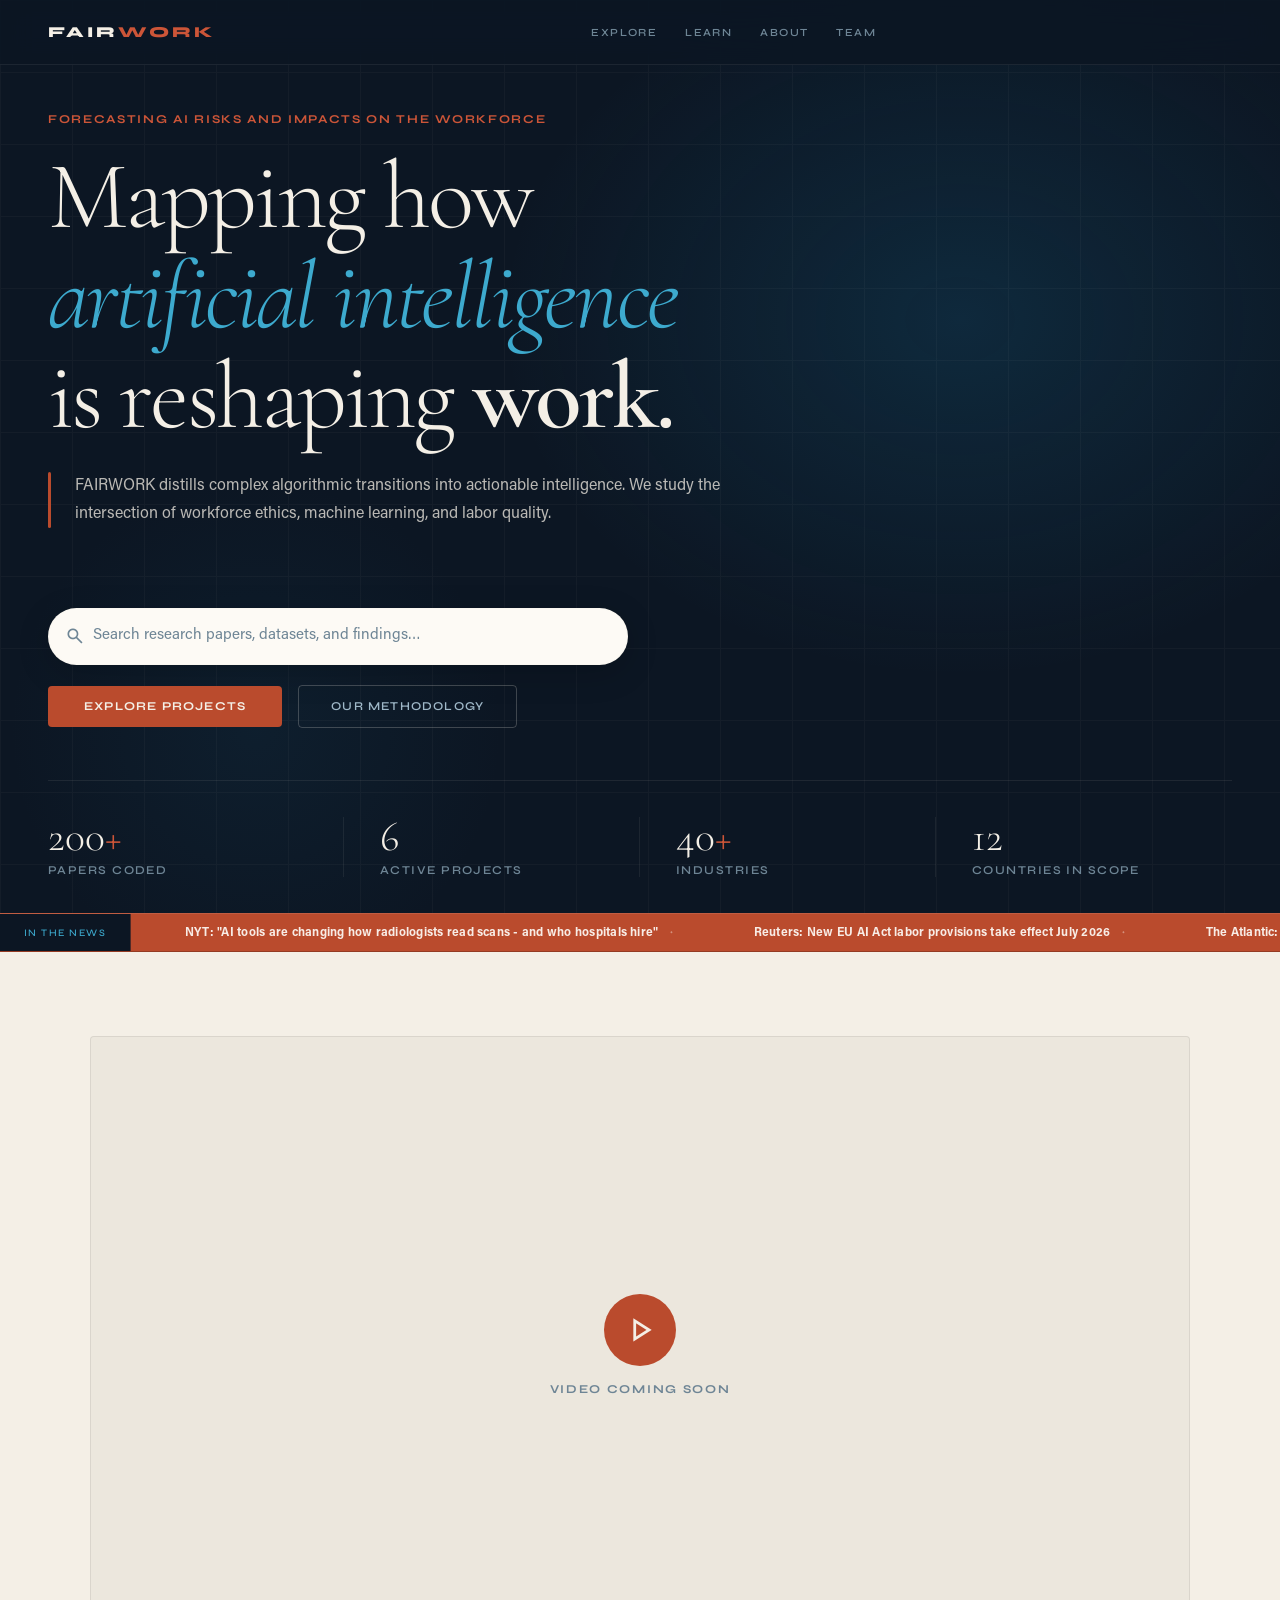
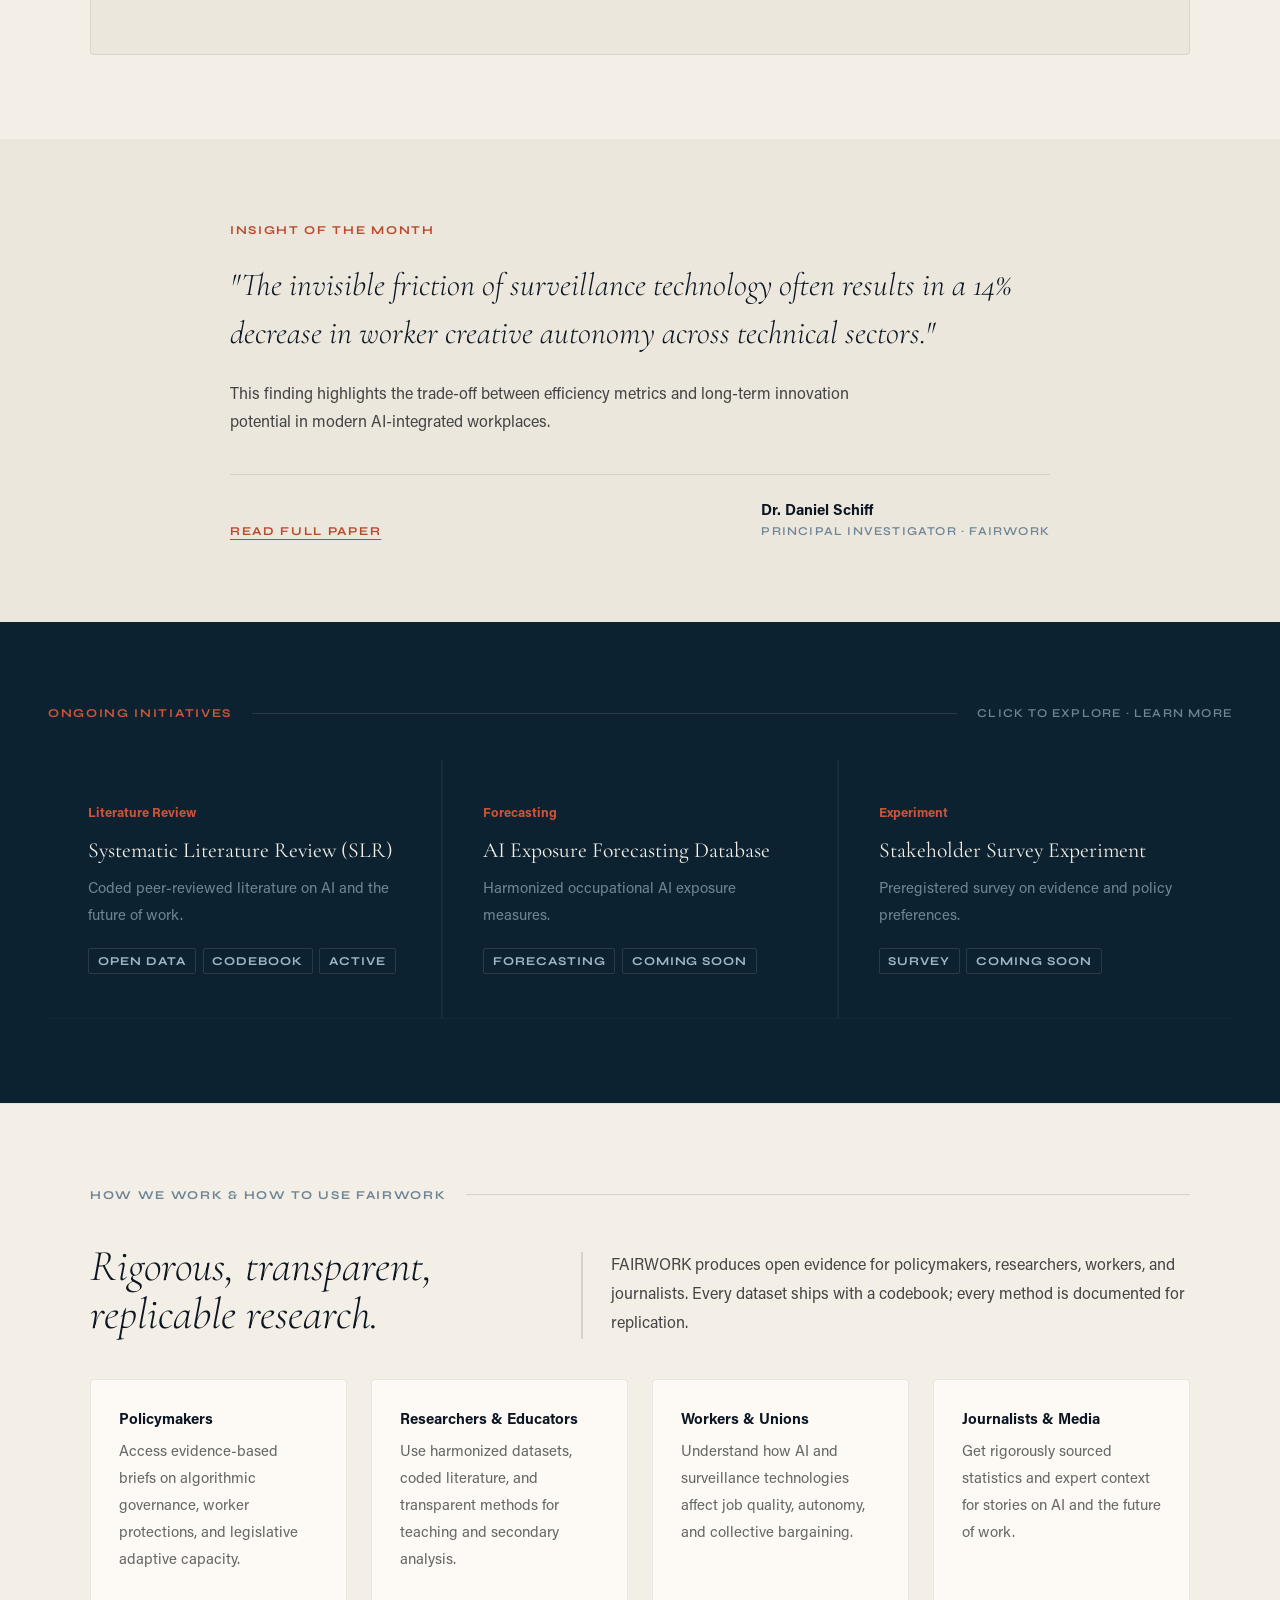
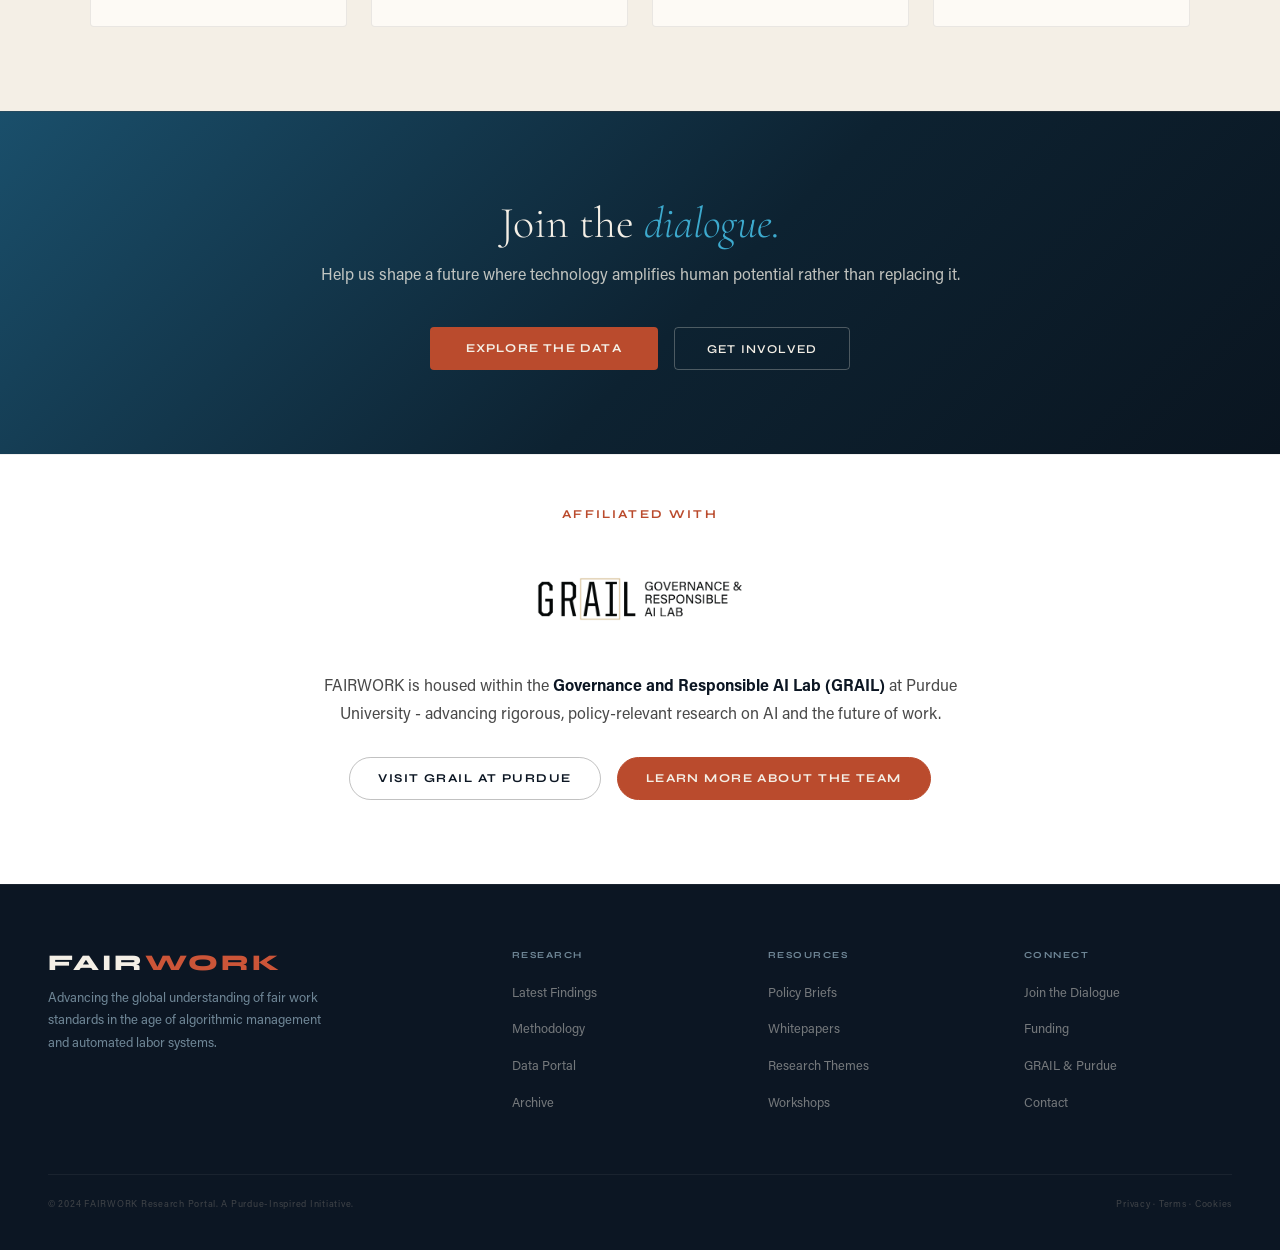
<file: index.html>
<!DOCTYPE html>
<html lang="en">
<head>
<meta charset="UTF-8">
<meta name="viewport" content="width=device-width, initial-scale=1.0">
<title>FAIRWORK - Forecasting AI Risks and Impacts on the Workforce</title>
<link rel="preconnect" href="https://fonts.googleapis.com">
<link href="https://fonts.googleapis.com/css2?family=Cormorant+Garamond:ital,wght@0,300;0,400;0,600;1,300;1,400;1,600&family=Syne:wght@400;600;700;800&display=swap" rel="stylesheet">
<link href="https://fonts.googleapis.com/css2?family=Material+Symbols+Outlined:opsz,wght,FILL,GRAD@24,400,0,0&display=swap" rel="stylesheet">
<link rel="stylesheet" href="css/styles.css">
</head>
<body>

<a class="skip-link" href="#main">Skip to main content</a>

<nav aria-label="Main navigation">
  <div class="nav-logo"><a href="index.html">FAIR<span>WORK</span></a></div>
  <button type="button" class="nav-toggle" id="nav-toggle" aria-expanded="false" aria-controls="nav-menu" aria-label="Open menu">
    <span class="nav-icon" aria-hidden="true">menu</span>
  </button>
  <ul class="nav-links" id="nav-menu">
    <li><a href="#projects">Explore</a></li>
    <li><a href="about.html#themes">Learn</a></li>
    <li><a href="about.html">About</a></li>
    <li><a href="team.html">Team</a></li>
  </ul>
</nav>

<main id="main">

<!-- ═══ HERO ═══ -->
<section id="what" class="hero">
  <div class="hero-canvas"></div>
  <div class="hero-grid"></div>
  <div class="hero-layout">
    <div class="hero-body">
      <div class="hero-kicker">Forecasting AI Risks and Impacts on the Workforce</div>
      <h1 class="hero-headline">
        <span>Mapping how</span>
        <span><em>artificial intelligence</em></span>
        <span>is reshaping <strong>work.</strong></span>
      </h1>
      <div class="hero-def">
        <div class="hero-def-bar"></div>
        <p class="hero-def-text">FAIRWORK distills complex algorithmic transitions into actionable intelligence. We study the intersection of workforce ethics, machine learning, and labor quality.</p>
      </div>
      <div class="search-wrap">
        <form class="search-bar search-bar--center" role="search" aria-label="Search FAIRWORK research" onsubmit="event.preventDefault();heroSearch();">
          <span class="search-icon" aria-hidden="true">search</span>
          <label class="visually-hidden" for="hero-search">Search</label>
          <input type="search" class="search-input" id="hero-search" name="q" placeholder="Search research papers, datasets, and findings…" autocomplete="off" enterkeyhint="search">
        </form>
      </div>
      <div class="hero-ctas">
        <a class="btn-primary" href="#projects">Explore Projects</a>
        <a class="btn-outline" href="#methodology">Our Methodology</a>
      </div>
    </div>
  </div>
  <div class="hero-stats">
    <div class="hero-stat"><div class="stat-num">200<b>+</b></div><div class="stat-lbl">Papers Coded</div></div>
    <div class="hero-stat"><div class="stat-num">6</div><div class="stat-lbl">Active Projects</div></div>
    <div class="hero-stat"><div class="stat-num">40<b>+</b></div><div class="stat-lbl">Industries</div></div>
    <div class="hero-stat"><div class="stat-num">12</div><div class="stat-lbl">Countries in Scope</div></div>
  </div>
</section>

<!-- ═══ TICKER ═══ -->
<div class="ticker-wrap">
  <div class="ticker-label">In the News</div>
  <div class="ticker-track">
    <span class="ticker-item">NYT: "AI tools are changing how radiologists read scans - and who hospitals hire"</span>
    <span class="ticker-item">Reuters: New EU AI Act labor provisions take effect July 2026</span>
    <span class="ticker-item">The Atlantic: "The jobs AI is actually taking - it's not what you think"</span>
    <span class="ticker-item">WSJ: Goldman Sachs estimates 300M jobs globally face partial automation risk</span>
    <span class="ticker-item">MIT Tech Review: LLMs boost paralegal productivity by 42% in new RCT</span>
    <span class="ticker-item">NPR: Truck drivers union fights back against autonomous freight pilot programs</span>
    <span class="ticker-item">FT: AI coding assistants raise output but widen skill gaps within software teams</span>
    <span class="ticker-item">Bloomberg: Amazon warehouse AI system triggers fresh NLRB complaint</span>
    <span class="ticker-item">NYT: "AI tools are changing how radiologists read scans - and who hospitals hire"</span>
    <span class="ticker-item">Reuters: New EU AI Act labor provisions take effect August 2026</span>
    <span class="ticker-item">The Atlantic: "The jobs AI is actually taking - it's not what you think"</span>
    <span class="ticker-item">WSJ: Goldman Sachs estimates 300M jobs globally face partial automation risk</span>
    <span class="ticker-item">MIT Tech Review: LLMs boost paralegal productivity by 42% in new RCT</span>
    <span class="ticker-item">NPR: Truck drivers union fights back against autonomous freight pilot programs</span>
    <span class="ticker-item">FT: AI coding assistants raise output but widen skill gaps within software teams</span>
    <span class="ticker-item">Bloomberg: Amazon warehouse AI system triggers fresh NLRB complaint</span>
  </div>
</div>

<!-- ═══ VIDEO ═══ -->
<section class="video-section" aria-label="Introduction video">
  <!-- Replace the placeholder div with e.g.
       <iframe src="https://www.youtube-nocookie.com/embed/VIDEO_ID" title="FAIRWORK introduction" allow="fullscreen; picture-in-picture" allowfullscreen></iframe>
       or <video src="media/intro.mp4" controls poster="media/intro.jpg"></video> -->
  <div class="video-frame">
    <div class="video-placeholder">
      <span class="video-play" aria-hidden="true">play_arrow</span>
      <span class="video-label">Video coming soon</span>
    </div>
  </div>
</section>

<!-- ═══ INSIGHT OF THE MONTH ═══ -->
<section class="insight">
  <div class="insight-wrap reveal">
    <div class="insight-label">Insight of the Month</div>
    <blockquote class="insight-quote">"The invisible friction of surveillance technology often results in a 14% decrease in worker creative autonomy across technical sectors."</blockquote>
    <p class="insight-body">This finding highlights the trade-off between efficiency metrics and long-term innovation potential in modern AI-integrated workplaces.</p>
    <div class="insight-footer">
      <a class="insight-link" href="#">Read Full Paper</a>
      <div class="insight-by">
        <div class="insight-name">Dr. Daniel Schiff</div>
        <div class="insight-role">Principal Investigator · FAIRWORK</div>
      </div>
    </div>
  </div>
</section>

<!-- ═══ ONGOING INITIATIVES ═══ -->
<section id="projects" class="projects">
  <div class="section-header reveal">
    <span class="eyebrow">Ongoing Initiatives</span>
    <div class="section-rule"></div>
    <span class="projects-hint">Click to explore · learn more</span>
  </div>
  <div class="projects-grid">
    <div class="proj-card reveal d1" role="link" tabindex="0" onclick="location.href='slr.html'" onkeydown="if(event.key==='Enter')location.href='slr.html'">
      <span class="proj-tag">Literature Review</span>
      <div class="proj-title">Systematic Literature Review (SLR)</div>
      <div class="proj-desc">Coded peer-reviewed literature on AI and the future of work.</div>
      <div class="proj-tags">
        <span>Open Data</span>
        <span>Codebook</span>
        <span>Active</span>
      </div>
    </div>
    <div class="proj-card proj-card--soon reveal d2" onclick="openProj('p1')">
      <span class="proj-tag">Forecasting</span>
      <div class="proj-title">AI Exposure Forecasting Database</div>
      <div class="proj-desc">Harmonized occupational AI exposure measures.</div>
      <div class="proj-tags">
        <span>Forecasting</span>
        <span>Coming Soon</span>
      </div>
    </div>
    <div class="proj-card proj-card--soon reveal d3" onclick="openProj('p3')">
      <span class="proj-tag">Experiment</span>
      <div class="proj-title">Stakeholder Survey Experiment</div>
      <div class="proj-desc">Preregistered survey on evidence and policy preferences.</div>
      <div class="proj-tags">
        <span>Survey</span>
        <span>Coming Soon</span>
      </div>
    </div>
  </div>
</section>

<!-- ═══ HOW WE WORK & HOW TO USE ═══ -->
<section id="methodology" class="method">
  <div class="section-header"><span class="eyebrow-dim">How We Work &amp; How to Use FAIRWORK</span><div class="rule-dim"></div></div>
  <div class="method-lead reveal">
    <div class="method-tagline">Rigorous, transparent,<br>replicable research.</div>
    <p class="method-copy">FAIRWORK produces open evidence for policymakers, researchers, workers, and journalists. Every dataset ships with a codebook; every method is documented for replication.</p>
  </div>
  <div class="audience-grid">
    <div class="audience-card reveal d1"><div class="aud-title">Policymakers</div><div class="aud-desc">Access evidence-based briefs on algorithmic governance, worker protections, and legislative adaptive capacity.</div></div>
    <div class="audience-card reveal d2"><div class="aud-title">Researchers &amp; Educators</div><div class="aud-desc">Use harmonized datasets, coded literature, and transparent methods for teaching and secondary analysis.</div></div>
    <div class="audience-card reveal d3"><div class="aud-title">Workers &amp; Unions</div><div class="aud-desc">Understand how AI and surveillance technologies affect job quality, autonomy, and collective bargaining.</div></div>
    <div class="audience-card reveal d4"><div class="aud-title">Journalists &amp; Media</div><div class="aud-desc">Get rigorously sourced statistics and expert context for stories on AI and the future of work.</div></div>
  </div>
</section>

<!-- ═══ ACHIEVEMENTS ═══ 
<section id="achievements" class="achieve">
  <div class="achieve-wrap">
    <div class="section-header achieve-hd reveal">
      <span class="eyebrow-dim">Achievements</span>
      <div class="rule-dim"></div>
    </div>
    <div class="achieve-grid">
      <article class="achieve-card reveal d1">
        <div class="achieve-yr">2024</div>
        <h3 class="achieve-title">Systematic review complete</h3>
        <p class="achieve-desc">200+ peer-reviewed papers coded across automation, job quality, and policy.</p>
      </article>
      <article class="achieve-card reveal d2">
        <div class="achieve-yr">2024</div>
        <h3 class="achieve-title">Open research database</h3>
        <p class="achieve-desc">Searchable portal launched for policymakers, journalists, and researchers.</p>
      </article>
      <article class="achieve-card reveal d3">
        <div class="achieve-yr">2023</div>
        <h3 class="achieve-title">NSF research grant</h3>
        <p class="achieve-desc">Multi-year funding secured to map AI risks and impacts on the workforce.</p>
      </article>
      <article class="achieve-card reveal d4">
        <div class="achieve-yr">2024</div>
        <h3 class="achieve-title">Policy briefs in use</h3>
        <p class="achieve-desc">FAIRWORK synthesis cited in legislative briefings on AI and labor standards.</p>
      </article>
    </div>
  </div>
</section>-->

<!-- ═══ JOIN THE DIALOGUE ═══ -->
<section id="involve" class="dialogue">
  <div class="dialogue-wrap reveal">
    <h2 class="dialogue-hd">Join the <em>dialogue.</em></h2>
    <p class="dialogue-text">Help us shape a future where technology amplifies human potential rather than replacing it.</p>
    <div class="dialogue-actions">
      <a class="btn-primary" href="#projects">Explore the Data</a>
      <button type="button" class="btn-outline" onclick="openInvolve()">Get Involved</button>
    </div>
  </div>
</section>

<!-- (Ask FAIRWORK) - hidden for Phase 2 -->
<div id="ask" class="ask-section is-hidden" hidden aria-hidden="true">
  <input type="password" id="ask-key" tabindex="-1">
  <input type="text" id="ask-input" tabindex="-1">
  <div id="ask-response"><span id="ask-dot"></span><span id="ask-label"></span><div id="ask-text"></div></div>
</div>

<!-- ═══ GRAIL & PURDUE ═══ -->
<section id="grail" class="affil">
  <div class="affil-wrap reveal">
    <p class="affil-label">Affiliated with</p>
    <div class="affil-logos">
      <a class="affil-logo affil-logo--grail" href="https://www.cla.purdue.edu/academic/polsci/research/labs/grail/index.html" target="_blank" rel="noopener" aria-label="GRAIL Lab">
        <img src="images/grail.png" alt="GRAIL logo">
      </a>
    </div>
    <p class="affil-copy">FAIRWORK is housed within the <strong>Governance and Responsible AI Lab (GRAIL)</strong> at Purdue University - advancing rigorous, policy-relevant research on AI and the future of work.</p>
    <div class="affil-actions">
      <a class="affil-btn" href="https://www.cla.purdue.edu/academic/polsci/research/labs/grail/index.html" target="_blank" rel="noopener">Visit GRAIL at Purdue</a>
      <a class="affil-btn affil-btn--filled" href="team.html">Learn More About the Team</a>
    </div>
  </div>
</section>

<!-- ═══ FOOTER ═══ -->
<footer>
  <div class="footer-top">
    <div><div class="footer-brand">FAIR<span>WORK</span></div><p class="footer-lead">Advancing the global understanding of fair work standards in the age of algorithmic management and automated labor systems.</p></div>
    <div><div class="footer-hd">Research</div><ul class="footer-links"><li><a href="team.html#publications">Latest Findings</a></li><li><a href="#methodology">Methodology</a></li>
      <li><a href="#projects">Data Portal</a></li>
      <li><a href="team.html#publications">Archive</a></li></ul></div>
    <div><div class="footer-hd">Resources</div><ul class="footer-links"><li><a href="team.html#publications">Policy Briefs</a></li><li><a href="#">Whitepapers</a></li><li><a href="about.html#themes">Research Themes</a></li><li><a href="#projects">Workshops</a></li></ul></div>
    <div><div class="footer-hd">Connect</div><ul class="footer-links"><li><a href="#involve">Join the Dialogue</a></li><li><a href="mailto:funding@fairwork.org?subject=Funding%20Interest">Funding</a></li><li><a href="#grail">GRAIL &amp; Purdue</a></li><li><a href="#">Contact</a></li></ul></div>
  </div>
  <div class="footer-bottom"><span class="footer-copy">© 2024 FAIRWORK Research Portal. A Purdue-Inspired Initiative.</span><span class="footer-copy">Privacy · Terms · Cookies</span></div>
</footer>
</main>

<!-- ═══ GET INVOLVED MODAL ═══ -->
<div class="modal-bg" id="modal-bg" onclick="closeInvolve()"></div>
<div class="modal" id="modal" role="dialog" aria-modal="true" aria-labelledby="modal-hd" hidden>
  <button type="button" class="modal-close" onclick="closeInvolve()" aria-label="Close">✕</button>
  <h2 class="modal-hd" id="modal-hd">Get Involved</h2>
  <p class="modal-copy">Tell us how you'd like to contribute to FAIRWORK research.</p>
  <form class="modal-form" onsubmit="event.preventDefault();this.querySelector('.modal-submit').textContent='✓ Sent - we\'ll be in touch.';this.querySelector('.modal-submit').disabled=true;">
    <label class="visually-hidden" for="involve-name">Full name</label>
    <input type="text" class="modal-inp" id="involve-name" name="name" placeholder="Full name" required autocomplete="name">
    <label class="visually-hidden" for="involve-email">Email</label>
    <input type="email" class="modal-inp" id="involve-email" name="email" placeholder="Email address" required autocomplete="email">
    <label class="visually-hidden" for="involve-message">Message</label>
    <textarea class="modal-inp modal-ta" id="involve-message" name="message" placeholder="Message (optional)" rows="4"></textarea>
    <button type="submit" class="btn-primary modal-submit">Send</button>
  </form>
</div>

<!-- ═══ PROJECT PANEL ═══ -->
<div class="proj-overlay" id="overlay" onclick="closeProj()"></div>
<div class="proj-panel" id="panel">
  <div class="proj-panel-head">
    <div class="proj-panel-tag" id="panel-tag-head">Project</div>
    <button class="proj-panel-close" onclick="closeProj()">✕</button>
  </div>
  <div class="proj-panel-body" id="panel-body"></div>
</div>

<script>
// ── Scroll reveal ──────────────────────────────
const ro = new IntersectionObserver(es => es.forEach(e => { if(e.isIntersecting){e.target.classList.add('visible');ro.unobserve(e.target);} }), {threshold:.09});
document.querySelectorAll('.reveal').forEach(el => ro.observe(el));

// ── Active nav ─────────────────────────────────
window.addEventListener('scroll', () => {
  const y = window.scrollY + 120;
  document.querySelectorAll('.nav-links a[href^="#"]').forEach(a => {
    const sec = document.querySelector(a.getAttribute('href'));
    if(sec) a.classList.toggle('active', y >= sec.offsetTop && y < sec.offsetTop + sec.offsetHeight);
  });
});

// ═════════════════════════════════
// PROJECTS DATA
// ═════════════════════════════════
const PD = {
  p1:{tag:'Forecasting Dataset',title:'AI Exposure Forecasting Database',lead:"Lorem ipsum dolor sit amet, consectetur adipiscing elit, sed do eiusmod tempor incididunt ut labore et dolore magna aliqua ut enim ad minim veniam.",about:"Lorem ipsum dolor sit amet, consectetur adipiscing elit, sed do eiusmod tempor incididunt ut labore et dolore magna aliqua. Ut enim ad minim veniam, quis nostrud exercitation ullamco laboris nisi ut aliquip ex ea commodo consequat.\n\nDuis aute irure dolor in reprehenderit in voluptate velit esse cillum dolore eu fugiat nulla pariatur. Excepteur sint occaecat cupidatat non proident, sunt in culpa qui officia deserunt mollit anim id est laborum.",tags:['Occupational Data','Harmonization','Forecasting','Open Data','Lorem Ipsum'],roles:[{t:'Data Analyst',d:'Lorem ipsum dolor sit amet, consectetur adipiscing elit sed do eiusmod tempor incididunt ut labore.'},{t:'Graduate RA',d:'Duis aute irure dolor in reprehenderit in voluptate velit esse cillum dolore eu fugiat.'},{t:'Developer',d:'Excepteur sint occaecat cupidatat non proident sunt in culpa qui officia deserunt mollit.'}],status:'active',cta:'Interested in contributing to this project?'},
  p2:{tag:'Systematic Literature Review',title:'SLR: Coded AI-Workforce Literature',lead:'Lorem ipsum dolor sit amet, consectetur adipiscing elit, sed do eiusmod tempor incididunt ut labore et dolore magna aliqua ut enim ad minim veniam quis nostrud.',about:"Lorem ipsum dolor sit amet, consectetur adipiscing elit, sed do eiusmod tempor incididunt ut labore et dolore magna aliqua. Ut enim ad minim veniam, quis nostrud exercitation ullamco laboris nisi ut aliquip.\n\nDuis aute irure dolor in reprehenderit in voluptate velit esse cillum dolore eu fugiat nulla pariatur. Excepteur sint occaecat cupidatat non proident, sunt in culpa qui officia deserunt mollit anim.",tags:['Literature Review','Codebook','Open Data','Peer-Reviewed','Ongoing'],roles:[{t:'Paper Coder',d:'Lorem ipsum dolor sit amet, consectetur adipiscing elit sed do eiusmod tempor incididunt.'},{t:'Screener',d:'Duis aute irure dolor in reprehenderit in voluptate velit esse cillum dolore eu fugiat.'},{t:'Methods Reviewer',d:'Excepteur sint occaecat cupidatat non proident deserunt mollit anim id est laborum.'}],status:'active',cta:'Join our coding team'},
  p3:{tag:'Survey Experiment',title:'Stakeholder Survey Experiment',lead:'Lorem ipsum dolor sit amet, consectetur adipiscing elit, sed do eiusmod tempor incididunt ut labore et dolore magna aliqua nemo enim ipsam voluptatem.',about:"Lorem ipsum dolor sit amet, consectetur adipiscing elit, sed do eiusmod tempor incididunt ut labore et dolore magna aliqua. Ut enim ad minim veniam, quis nostrud exercitation ullamco laboris.\n\nDuis aute irure dolor in reprehenderit in voluptate velit esse cillum dolore eu fugiat nulla pariatur. Excepteur sint occaecat cupidatat non proident, sunt in culpa qui officia deserunt.",tags:['Survey Experiment','Causal Inference','Preregistered','Wave 2 Recruiting'],roles:[{t:'Survey Respondent',d:'Lorem ipsum dolor sit amet, consectetur adipiscing elit sed eiusmod tempor incididunt labore.'},{t:'Organizational Partner',d:'Duis aute irure dolor in reprehenderit in voluptate esse cillum dolore eu fugiat.'},{t:'Graduate Collaborator',d:'Excepteur sint occaecat cupidatat non proident sunt in culpa officia deserunt mollit.'}],status:'recruit',cta:'Participate in Wave 2 or become a recruiting partner'},
  p4:{tag:'Geography',title:'Geographic Inequality Analysis',lead:"Lorem ipsum dolor sit amet, consectetur adipiscing elit, sed do eiusmod tempor incididunt ut labore et dolore magna aliqua quis nostrud exercitation.",about:"Lorem ipsum dolor sit amet, consectetur adipiscing elit, sed do eiusmod tempor incididunt ut labore et dolore magna aliqua. Ut enim ad minim veniam, quis nostrud exercitation ullamco laboris nisi.\n\nDuis aute irure dolor in reprehenderit in voluptate velit esse cillum dolore eu fugiat nulla pariatur. Excepteur sint occaecat cupidatat non proident mollit anim.",tags:['Geography','GIS','Labor Markets','Rural','Lorem Ipsum'],roles:[{t:'GIS Analyst',d:'Lorem ipsum dolor sit amet, consectetur adipiscing elit sed do eiusmod tempor incididunt.'},{t:'International Partner',d:'Duis aute irure dolor in reprehenderit in voluptate velit esse cillum dolore fugiat.'},{t:'Developer',d:'Excepteur sint occaecat cupidatat non proident sunt in culpa qui officia deserunt.'}],status:'active',cta:'Collaborate on this project'},
  p5:{tag:'Policy',title:'Policy Response Mapping',lead:"Lorem ipsum dolor sit amet, consectetur adipiscing elit, sed do eiusmod tempor incididunt ut labore et dolore magna aliqua ut enim veniam.",about:"Lorem ipsum dolor sit amet, consectetur adipiscing elit, sed do eiusmod tempor incididunt ut labore et dolore magna aliqua. Ut enim ad minim veniam, quis nostrud exercitation ullamco.\n\nDuis aute irure dolor in reprehenderit in voluptate velit esse cillum dolore eu fugiat nulla pariatur. Excepteur sint occaecat cupidatat non proident deserunt mollit.",tags:['Policy','Legislation','Regulatory','Lorem Ipsum','Recruiting'],roles:[{t:'Policy Coder',d:'Lorem ipsum dolor sit amet, consectetur adipiscing elit sed do eiusmod tempor.'},{t:'International RA',d:'Duis aute irure dolor in reprehenderit in voluptate esse cillum dolore eu fugiat.'},{t:'Policy Fellow',d:'Excepteur sint occaecat cupidatat non proident sunt in culpa qui officia mollit.'}],status:'recruit',cta:'Help us code policy documents'},
  p6:{tag:'Worker Voice',title:'Worker Voice Initiative',lead:"Lorem ipsum dolor sit amet, consectetur adipiscing elit, sed do eiusmod tempor incididunt ut labore et dolore magna aliqua nemo enim voluptatem.",about:"Lorem ipsum dolor sit amet, consectetur adipiscing elit, sed do eiusmod tempor incididunt ut labore et dolore magna aliqua. Ut enim ad minim veniam, quis nostrud exercitation ullamco laboris.\n\nDuis aute irure dolor in reprehenderit in voluptate velit esse cillum dolore eu fugiat nulla pariatur. Excepteur sint occaecat cupidatat non proident sunt in culpa deserunt.",tags:['Qualitative','Worker Interviews','Focus Groups','Launching Q3 2026'],roles:[{t:'Participant',d:'Lorem ipsum dolor sit amet, consectetur adipiscing elit sed do eiusmod tempor incididunt.'},{t:'Union Partner',d:'Duis aute irure dolor in reprehenderit in voluptate velit esse cillum dolore.'},{t:'Qualitative Researcher',d:'Excepteur sint occaecat cupidatat non proident sunt culpa qui officia deserunt mollit.'}],status:'planned',cta:'Express interest for when we launch Q3 2026'}
};

const statusBadge = {active:{c:'#4ADE80',l:'Active project'},recruit:{c:'#E6BF4A',l:'Recruiting contributors'},planned:{c:'#8C877F',l:'Launching Q3 2026'}};

function openProj(id) {
  const p = PD[id]; if(!p) return;
  document.getElementById('panel-tag-head').textContent = p.tag;
  const sb = statusBadge[p.status];
  document.getElementById('panel-body').innerHTML = `
    <div class="panel-kicker">${p.tag}</div>
    <div class="panel-title">${p.title}</div>
    <div style="display:inline-flex;align-items:center;gap:.5rem;margin-bottom:1.75rem;font-family:var(--ff-u);font-size:.6rem;letter-spacing:.1em;text-transform:uppercase;color:${sb.c};">
      <span style="width:6px;height:6px;border-radius:50%;background:${sb.c};${p.status!=='planned'?'animation:pulse 2s infinite':''}"></span>${sb.l}
    </div>
    <div class="panel-lead">${p.lead}</div>
    <div class="panel-sec">About this project</div>
    ${p.about.split('\n\n').map(t=>`<div class="panel-text">${t}</div>`).join('')}
    <div class="panel-tags">${p.tags.map(t=>`<span class="panel-tag">${t}</span>`).join('')}</div>
    <div class="panel-sec">Ways to contribute</div>
    <div>${p.roles.map(r=>`<div class="panel-role"><div><div class="panel-role-title">${r.t}</div><div class="panel-role-desc">${r.d}</div></div></div>`).join('')}</div>
    <div class="panel-cta">
      <h4>${p.cta}</h4>
      <p>Leave your email and we'll follow up with how to get involved.</p>
      <input type="email" class="panel-inp" placeholder="your@email.com">
      <input type="text" class="panel-inp" placeholder="Your role / background (optional)">
      <button class="panel-submit-btn" onclick="this.textContent='✓ Sent! We\\'ll be in touch.';this.style.background='#2D6A4F';this.disabled=true;">Send Expression of Interest</button>
    </div>`;
  document.getElementById('overlay').classList.add('open');
  document.getElementById('panel').classList.add('open');
  document.body.style.overflow = 'hidden';
}
function closeProj() {
  document.getElementById('overlay').classList.remove('open');
  document.getElementById('panel').classList.remove('open');
  document.body.style.overflow = '';
}
document.addEventListener('keydown', e => {
  if (e.key === 'Escape') { closeProj(); closeInvolve(); }
});

function openInvolve() {
  const modal = document.getElementById('modal');
  const overlay = document.getElementById('modal-bg');
  modal.hidden = false;
  overlay.classList.add('open');
  modal.classList.add('open');
  document.body.style.overflow = 'hidden';
  document.getElementById('involve-name').focus();
}
function closeInvolve() {
  const modal = document.getElementById('modal');
  const overlay = document.getElementById('modal-bg');
  modal.hidden = true;
  overlay.classList.remove('open');
  modal.classList.remove('open');
  document.body.style.overflow = '';
}

// ═════════════════════════════════
// ASK FAIRWORK
// ═════════════════════════════════
const SYS = `You are FAIRWORK, an AI research assistant for the FAIRWORK project - Forecasting AI Risks and Impacts on the Workforce - a Purdue-inspired initiative within the GRAIL research network.

The FAIRWORK project investigates how artificial intelligence is reshaping labor markets, job structures, and workforce policy. Through systematic review and qualitative coding of hundreds of academic studies, the project builds a structured database mapping key trends in AI-driven automation, job displacement, skill shifts, and worker well-being. The research also examines policy responses including regulation, education, and worker protections. Undergraduate researchers play a central role in the coding and analysis process.

Key datasets:
1. Forecasting/Exposure Database: Harmonized occupational AI exposure measures (Frey & Osborne, Acemoglu & Restrepo, GPT-era task-based models)
2. Systematic Literature Review: 214+ coded papers, 40+ variables each. Frame valence: 62% pessimistic, 24% neutral, 14% optimistic (2023-24 data)
3. Stakeholder Survey Experiment: n=1,200, 6-arm preregistered experiment. Conflicting evidence reduces policy support by ~14pp on average.

Key findings:
- High-exposure occupations: data entry, customer service, financial analysis, legal assistance
- Low-exposure: construction, childcare, nursing (physical/relational tasks)
- Geographic analysis: rural service economies face disproportionate risk
- Cohen's κ = 0.81 for inter-rater reliability

Always be precise about what evidence shows vs. does not show. Flag contested findings. Distinguish correlation from causation. Keep responses to 3-5 sentences (simple) or 1-2 paragraphs (complex). Write clearly for non-academic audiences.`;

function setQ(t){document.getElementById('ask-input').value=t;document.getElementById('ask-input').focus();}

function heroSearch() {
  const q = document.getElementById('hero-search').value.trim();
  if (!q) return;
  /* (Ask FAIRWORK) - Phase 2 */
}

document.getElementById('nav-toggle').addEventListener('click', function () {
  const open = this.getAttribute('aria-expanded') === 'true';
  this.setAttribute('aria-expanded', String(!open));
  this.setAttribute('aria-label', open ? 'Open menu' : 'Close menu');
  this.querySelector('.nav-icon').textContent = open ? 'menu' : 'close';
  document.getElementById('nav-menu').classList.toggle('open', !open);
});

async function doAsk() {
  const q = document.getElementById('ask-input').value.trim();
  const key = document.getElementById('ask-key').value.trim();
  const resp = document.getElementById('ask-response');
  const txt  = document.getElementById('ask-text');
  const dot  = document.getElementById('ask-dot');
  const lbl  = document.getElementById('ask-label');
  if(!q){document.getElementById('ask-input').focus();return;}
  if(!key){
    resp.classList.add('visible');
    dot.style.background='var(--gold2)';dot.style.animation='none';
    lbl.textContent='Setup needed';
    txt.innerHTML='To use Ask FAIRWORK, enter your Anthropic API key above (starts with <code style="font-family:var(--ff-u);font-size:.85em;color:var(--rust2)">sk-ant-</code>). It\'s used only in your browser and never stored. <a href="https://console.anthropic.com" target="_blank" style="color:var(--rust2);text-decoration:underline;">Get a key at console.anthropic.com →</a>';
    return;
  }
  resp.classList.add('visible');
  dot.style.background='var(--rust2)';dot.style.animation='blink .9s ease-in-out infinite';
  lbl.textContent='Thinking…';txt.textContent='';txt.className='ask-resp-text';
  try {
    const r = await fetch('https://api.anthropic.com/v1/messages',{
      method:'POST',
      headers:{'Content-Type':'application/json','x-api-key':key,'anthropic-version':'2023-06-01','anthropic-dangerous-direct-browser-access':'true'},
      body:JSON.stringify({model:'claude-sonnet-4-20250514',max_tokens:600,system:SYS,messages:[{role:'user',content:q}]})
    });
    if(!r.ok){const e=await r.json();throw new Error(e.error?.message||`Error ${r.status}`);}
    const d = await r.json();
    const answer = d.content?.[0]?.text||'No response received.';
    dot.style.animation='none';dot.style.background='#4ADE80';lbl.textContent='FAIRWORK';
    let i=0;
    const iv = setInterval(()=>{txt.textContent+=answer[i];i++;if(i>=answer.length)clearInterval(iv);},14);
  } catch(e) {
    dot.style.animation='none';dot.style.background='#F87171';lbl.textContent='Error';
    txt.textContent=`Could not get a response: ${e.message}. Check your API key and try again.`;
  }
}
function closeAsk(){const r=document.getElementById('ask-response');if(r)r.classList.remove('visible');const t=document.getElementById('ask-text');if(t)t.textContent='';}
const askKey=document.getElementById('ask-key');
if(askKey)askKey.addEventListener('keydown',e=>{if(e.key==='Enter')document.getElementById('ask-input')?.focus();});
</script>
</body>
</html>
</file>
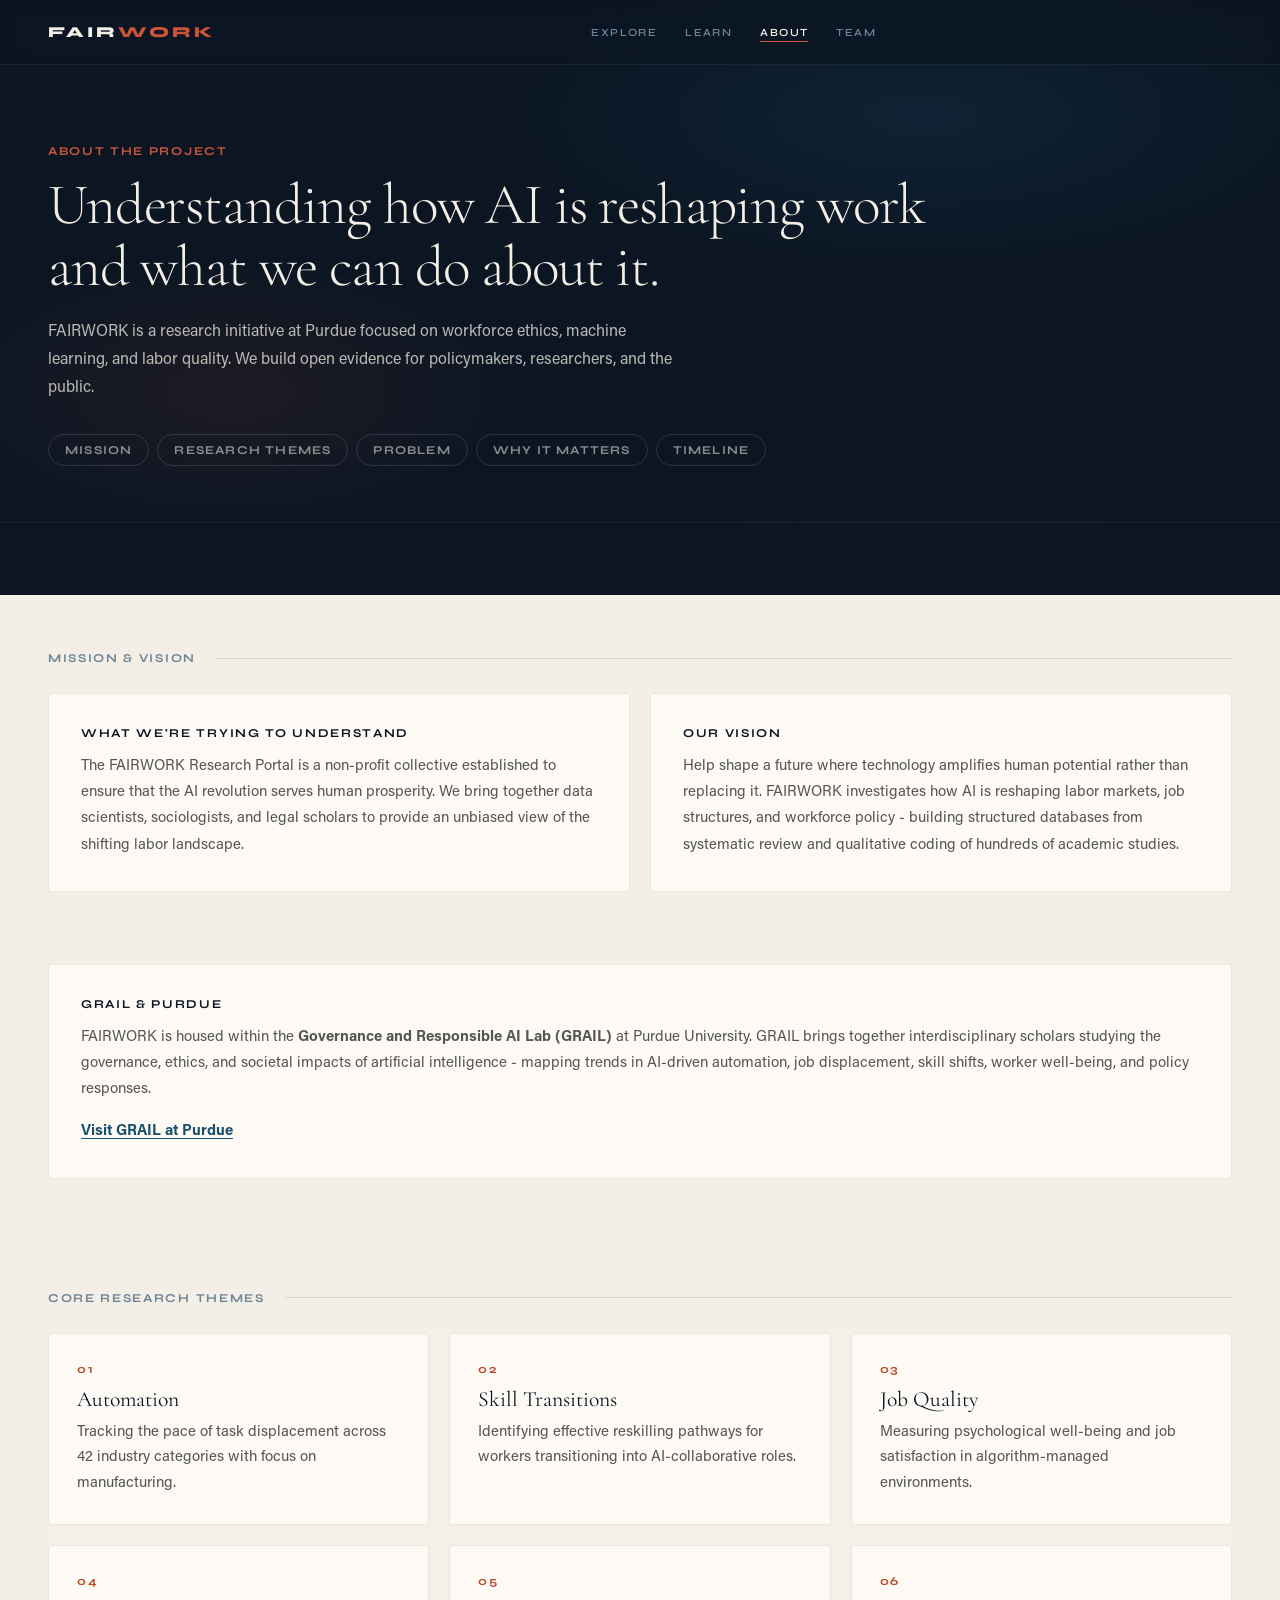
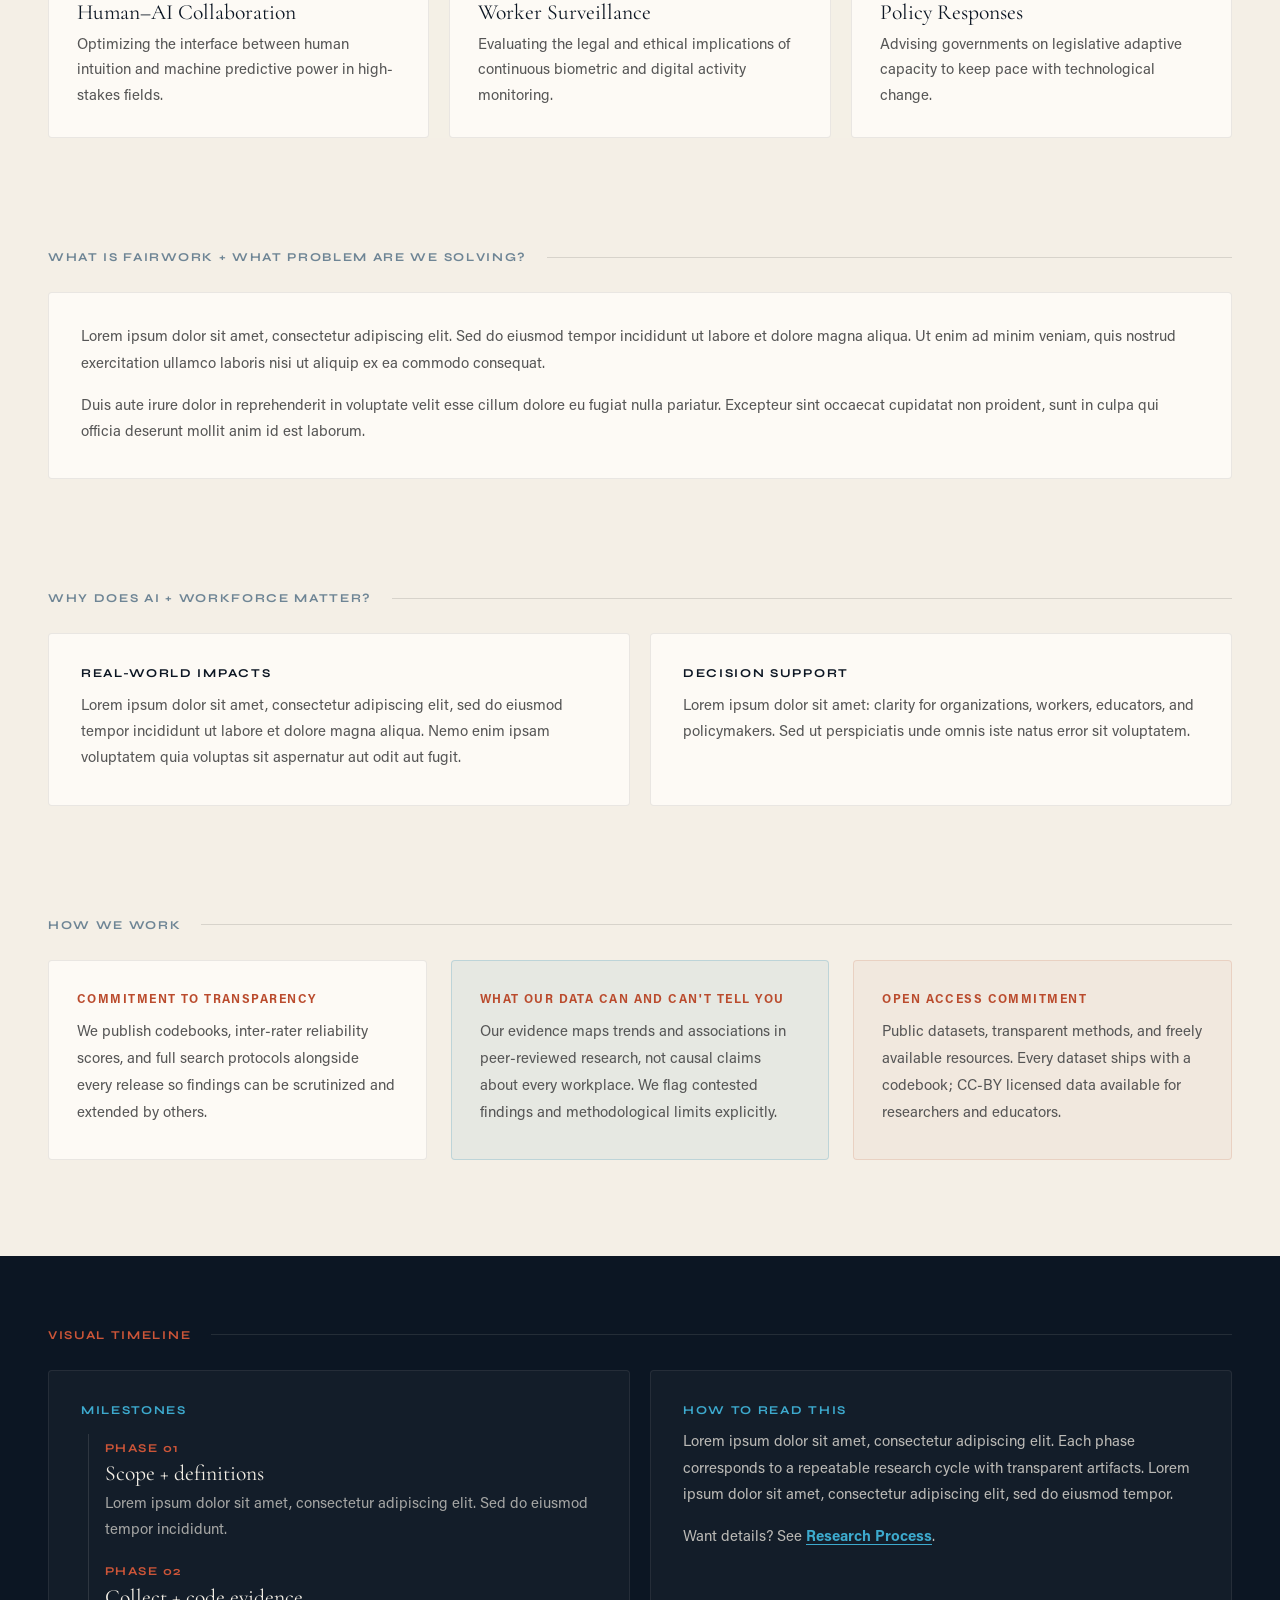
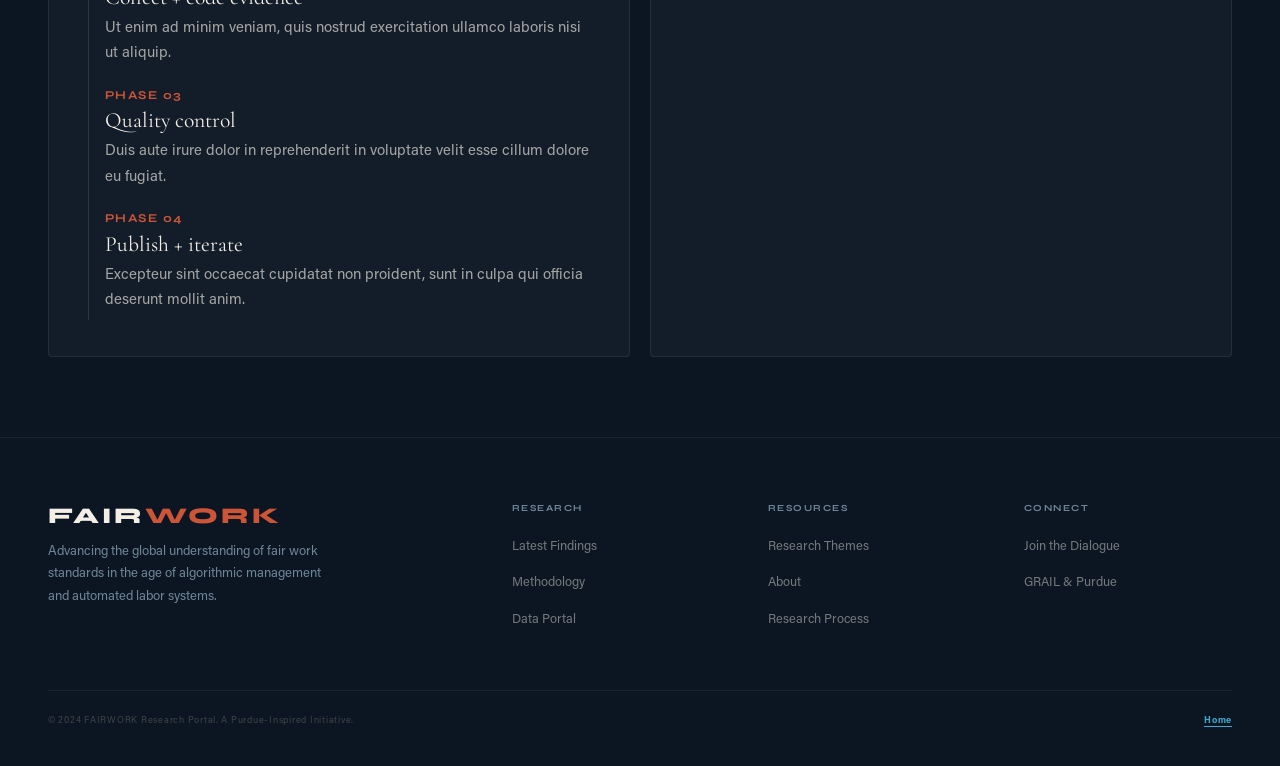
<file: about.html>
<!DOCTYPE html>
<html lang="en">
<head>
  <meta charset="UTF-8">
  <meta name="viewport" content="width=device-width, initial-scale=1.0">
  <title>About the Project - FAIRWORK</title>
  <link rel="preconnect" href="https://fonts.googleapis.com">
  <link href="https://fonts.googleapis.com/css2?family=Cormorant+Garamond:ital,wght@0,300;0,400;0,600;1,300;1,400;1,600&family=Syne:wght@400;600;700;800&display=swap" rel="stylesheet">
  <link href="https://fonts.googleapis.com/css2?family=Material+Symbols+Outlined:opsz,wght,FILL,GRAD@24,400,0,0&display=swap" rel="stylesheet">
  <link rel="stylesheet" href="css/about.css">
</head>
<body>
  <a class="skip-link" href="#main">Skip to main content</a>

  <nav aria-label="Main navigation">
    <div class="nav-logo"><a href="index.html">FAIR<span>WORK</span></a></div>
    <button type="button" class="nav-toggle" id="nav-toggle" aria-expanded="false" aria-controls="nav-menu" aria-label="Open menu">
      <span class="nav-icon" aria-hidden="true">menu</span>
    </button>
    <ul class="nav-links" id="nav-menu">
      <li><a href="index.html#projects">Explore</a></li>
      <li><a href="about.html#themes">Learn</a></li>
      <li><a href="about.html" class="active">About</a></li>
      <li><a href="team.html">Team</a></li>
    </ul>
  </nav>

  <header class="page-hero">
    <div class="eyebrow">About the Project</div>
    <h1>Understanding how AI is reshaping work  and what we can do about it.</h1>
    <p>FAIRWORK is a research initiative at Purdue focused on workforce ethics, machine learning, and labor quality. We build open evidence for policymakers, researchers, and the public.</p>

    <div class="subnav">
      <a href="#mission">Mission</a>
      <a href="#themes">Research Themes</a>
      <a href="#problem">Problem</a>
      <a href="#why">Why it matters</a>
      <a href="#timeline">Timeline</a>
    </div>
  </header>

  <main id="main" class="page-wrap">
    <section id="mission" class="section-light">
      <div class="section-header">
        <span class="eyebrow-dim">Mission &amp; Vision</span>
        <div class="rule-dim"></div>
      </div>

      <div class="content-grid">
        <div class="card reveal">
          <h3>What we're trying to understand</h3>
          <p>
            The FAIRWORK Research Portal is a non-profit collective established to ensure that the AI revolution serves human prosperity. We bring together data scientists, sociologists, and legal scholars to provide an unbiased view of the shifting labor landscape.
          </p>
        </div>

        <div class="card reveal d1">
          <h3>Our vision</h3>
          <p>
            Help shape a future where technology amplifies human potential rather than replacing it. FAIRWORK investigates how AI is reshaping labor markets, job structures, and workforce policy - building structured databases from systematic review and qualitative coding of hundreds of academic studies.
          </p>
        </div>
      </div>

      <div class="card reveal d2 section-spacer" id="grail">
        <h3>GRAIL &amp; Purdue</h3>
        <p>
          FAIRWORK is housed within the <strong>Governance and Responsible AI Lab (GRAIL)</strong> at Purdue University. GRAIL brings together interdisciplinary scholars studying the governance, ethics, and societal impacts of artificial intelligence - mapping trends in AI-driven automation, job displacement, skill shifts, worker well-being, and policy responses.
        </p>
        <p class="mt-1">
          <a href="https://www.cla.purdue.edu/academic/polsci/research/labs/grail/index.html" class="link-underline" target="_blank" rel="noopener">Visit GRAIL at Purdue</a>
        </p>
      </div>
    </section>

    <section id="themes" class="section-spacer section-light">
      <div class="section-header">
        <span class="eyebrow-dim">Core Research Themes</span>
        <div class="rule-dim"></div>
      </div>
      <div class="themes-grid">
        <div class="theme-card reveal d1"><div class="theme-num">01</div><div class="theme-title">Automation</div><p class="theme-desc">Tracking the pace of task displacement across 42 industry categories with focus on manufacturing.</p></div>
        <div class="theme-card reveal d2"><div class="theme-num">02</div><div class="theme-title">Skill Transitions</div><p class="theme-desc">Identifying effective reskilling pathways for workers transitioning into AI-collaborative roles.</p></div>
        <div class="theme-card reveal d3"><div class="theme-num">03</div><div class="theme-title">Job Quality</div><p class="theme-desc">Measuring psychological well-being and job satisfaction in algorithm-managed environments.</p></div>
        <div class="theme-card reveal d4"><div class="theme-num">04</div><div class="theme-title">Human–AI Collaboration</div><p class="theme-desc">Optimizing the interface between human intuition and machine predictive power in high-stakes fields.</p></div>
        <div class="theme-card reveal d5"><div class="theme-num">05</div><div class="theme-title">Worker Surveillance</div><p class="theme-desc">Evaluating the legal and ethical implications of continuous biometric and digital activity monitoring.</p></div>
        <div class="theme-card reveal d6"><div class="theme-num">06</div><div class="theme-title">Policy Responses</div><p class="theme-desc">Advising governments on legislative adaptive capacity to keep pace with technological change.</p></div>
      </div>
    </section>

    <section id="problem" class="section-spacer section-light">
      <div class="section-header">
        <span class="eyebrow-dim">What is FAIRWORK + what problem are we solving?</span>
        <div class="rule-dim"></div>
      </div>

      <div class="card reveal">
        <p>
          Lorem ipsum dolor sit amet, consectetur adipiscing elit. Sed do eiusmod tempor incididunt ut labore et dolore magna aliqua.
          Ut enim ad minim veniam, quis nostrud exercitation ullamco laboris nisi ut aliquip ex ea commodo consequat.
        </p>
        <p class="mt-1">
          Duis aute irure dolor in reprehenderit in voluptate velit esse cillum dolore eu fugiat nulla pariatur. Excepteur sint occaecat cupidatat non proident,
          sunt in culpa qui officia deserunt mollit anim id est laborum.
        </p>
      </div>
    </section>

    <section id="why" class="section-spacer section-light">
      <div class="section-header">
        <span class="eyebrow-dim">Why does AI + workforce matter?</span>
        <div class="rule-dim"></div>
      </div>

      <div class="content-grid">
        <div class="card reveal">
          <h3>Real-world impacts</h3>
          <p>
            Lorem ipsum dolor sit amet, consectetur adipiscing elit, sed do eiusmod tempor incididunt ut labore et dolore magna aliqua.
            Nemo enim ipsam voluptatem quia voluptas sit aspernatur aut odit aut fugit.
          </p>
        </div>
        <div class="card reveal d1">
          <h3>Decision support</h3>
          <p>
            Lorem ipsum dolor sit amet: clarity for organizations, workers, educators, and policymakers. Sed ut perspiciatis unde omnis iste natus error sit voluptatem.
          </p>
        </div>
      </div>
    </section>

    <section id="method-notes" class="section-spacer section-light">
      <div class="section-header">
        <span class="eyebrow-dim">How we work</span>
        <div class="rule-dim"></div>
      </div>

      <div class="method-notes reveal">
        <div class="note">
          <div class="note-hd">Commitment to Transparency</div>
          <p>We publish codebooks, inter-rater reliability scores, and full search protocols alongside every release so findings can be scrutinized and extended by others.</p>
        </div>
        <div class="note note--teal">
          <div class="note-hd">What our data can and can't tell you</div>
          <p>Our evidence maps trends and associations in peer-reviewed research, not causal claims about every workplace. We flag contested findings and methodological limits explicitly.</p>
        </div>
        <div class="note note--rust">
          <div class="note-hd">Open Access Commitment</div>
          <p>Public datasets, transparent methods, and freely available resources. Every dataset ships with a codebook; CC-BY licensed data available for researchers and educators.</p>
        </div>
      </div>
    </section>

    <section id="timeline" class="section-spacer">
      <div class="section-header">
        <span class="eyebrow">Visual Timeline</span>
        <div class="section-rule"></div>
      </div>

      <div class="content-grid">
        <div class="card reveal">
          <h3>Milestones</h3>
          <div class="timeline">
            <div class="t-item">
              <div class="t-date">Phase 01</div>
              <div class="t-title">Scope + definitions</div>
              <div class="t-desc">Lorem ipsum dolor sit amet, consectetur adipiscing elit. Sed do eiusmod tempor incididunt.</div>
            </div>
            <div class="t-item">
              <div class="t-date">Phase 02</div>
              <div class="t-title">Collect + code evidence</div>
              <div class="t-desc">Ut enim ad minim veniam, quis nostrud exercitation ullamco laboris nisi ut aliquip.</div>
            </div>
            <div class="t-item">
              <div class="t-date">Phase 03</div>
              <div class="t-title">Quality control</div>
              <div class="t-desc">Duis aute irure dolor in reprehenderit in voluptate velit esse cillum dolore eu fugiat.</div>
            </div>
            <div class="t-item">
              <div class="t-date">Phase 04</div>
              <div class="t-title">Publish + iterate</div>
              <div class="t-desc">Excepteur sint occaecat cupidatat non proident, sunt in culpa qui officia deserunt mollit anim.</div>
            </div>
          </div>
        </div>

        <div class="card reveal d1">
          <h3>How to read this</h3>
          <p>
            Lorem ipsum dolor sit amet, consectetur adipiscing elit. Each phase corresponds to a repeatable research cycle with transparent artifacts.
            Lorem ipsum dolor sit amet, consectetur adipiscing elit, sed do eiusmod tempor.
          </p>
          <p class="mt-1">
            Want details? See <a href="process.html" class="link-underline">Research Process</a>.
          </p>
        </div>
      </div>
    </section>
  </main>

  <footer class="site-footer">
    <div class="footer-top">
      <div><div class="footer-brand">FAIR<span>WORK</span></div><p class="footer-lead">Advancing the global understanding of fair work standards in the age of algorithmic management and automated labor systems.</p></div>
      <div><div class="footer-hd">Research</div><ul class="footer-links"><li><a href="team.html#publications">Latest Findings</a></li><li><a href="index.html#methodology">Methodology</a></li><li><a href="index.html#projects">Data Portal</a></li></ul></div>
      <div><div class="footer-hd">Resources</div><ul class="footer-links"><li><a href="about.html#themes">Research Themes</a></li><li><a href="about.html">About</a></li><li><a href="process.html">Research Process</a></li></ul></div>
      <div><div class="footer-hd">Connect</div><ul class="footer-links"><li><a href="index.html#involve">Join the Dialogue</a></li><li><a href="index.html#grail">GRAIL &amp; Purdue</a></li></ul></div>
    </div>
    <div class="footer-bottom"><span class="footer-copy">© 2024 FAIRWORK Research Portal. A Purdue-Inspired Initiative.</span><span class="footer-copy"><a href="index.html" class="link-underline">Home</a></span></div>
  </footer>

  <script>
    const ro = new IntersectionObserver(
      (es) => es.forEach((e) => {
        if (e.isIntersecting) {
          e.target.classList.add('visible');
          ro.unobserve(e.target);
        }
      }),
      { threshold: 0.09 }
    );
    document.querySelectorAll('.reveal').forEach((el) => ro.observe(el));

    document.getElementById('nav-toggle').addEventListener('click', function () {
      const open = this.getAttribute('aria-expanded') === 'true';
      this.setAttribute('aria-expanded', String(!open));
      this.setAttribute('aria-label', open ? 'Open menu' : 'Close menu');
      this.querySelector('.nav-icon').textContent = open ? 'menu' : 'close';
      document.getElementById('nav-menu').classList.toggle('open', !open);
    });
  </script>
</body>
</html>
</file>
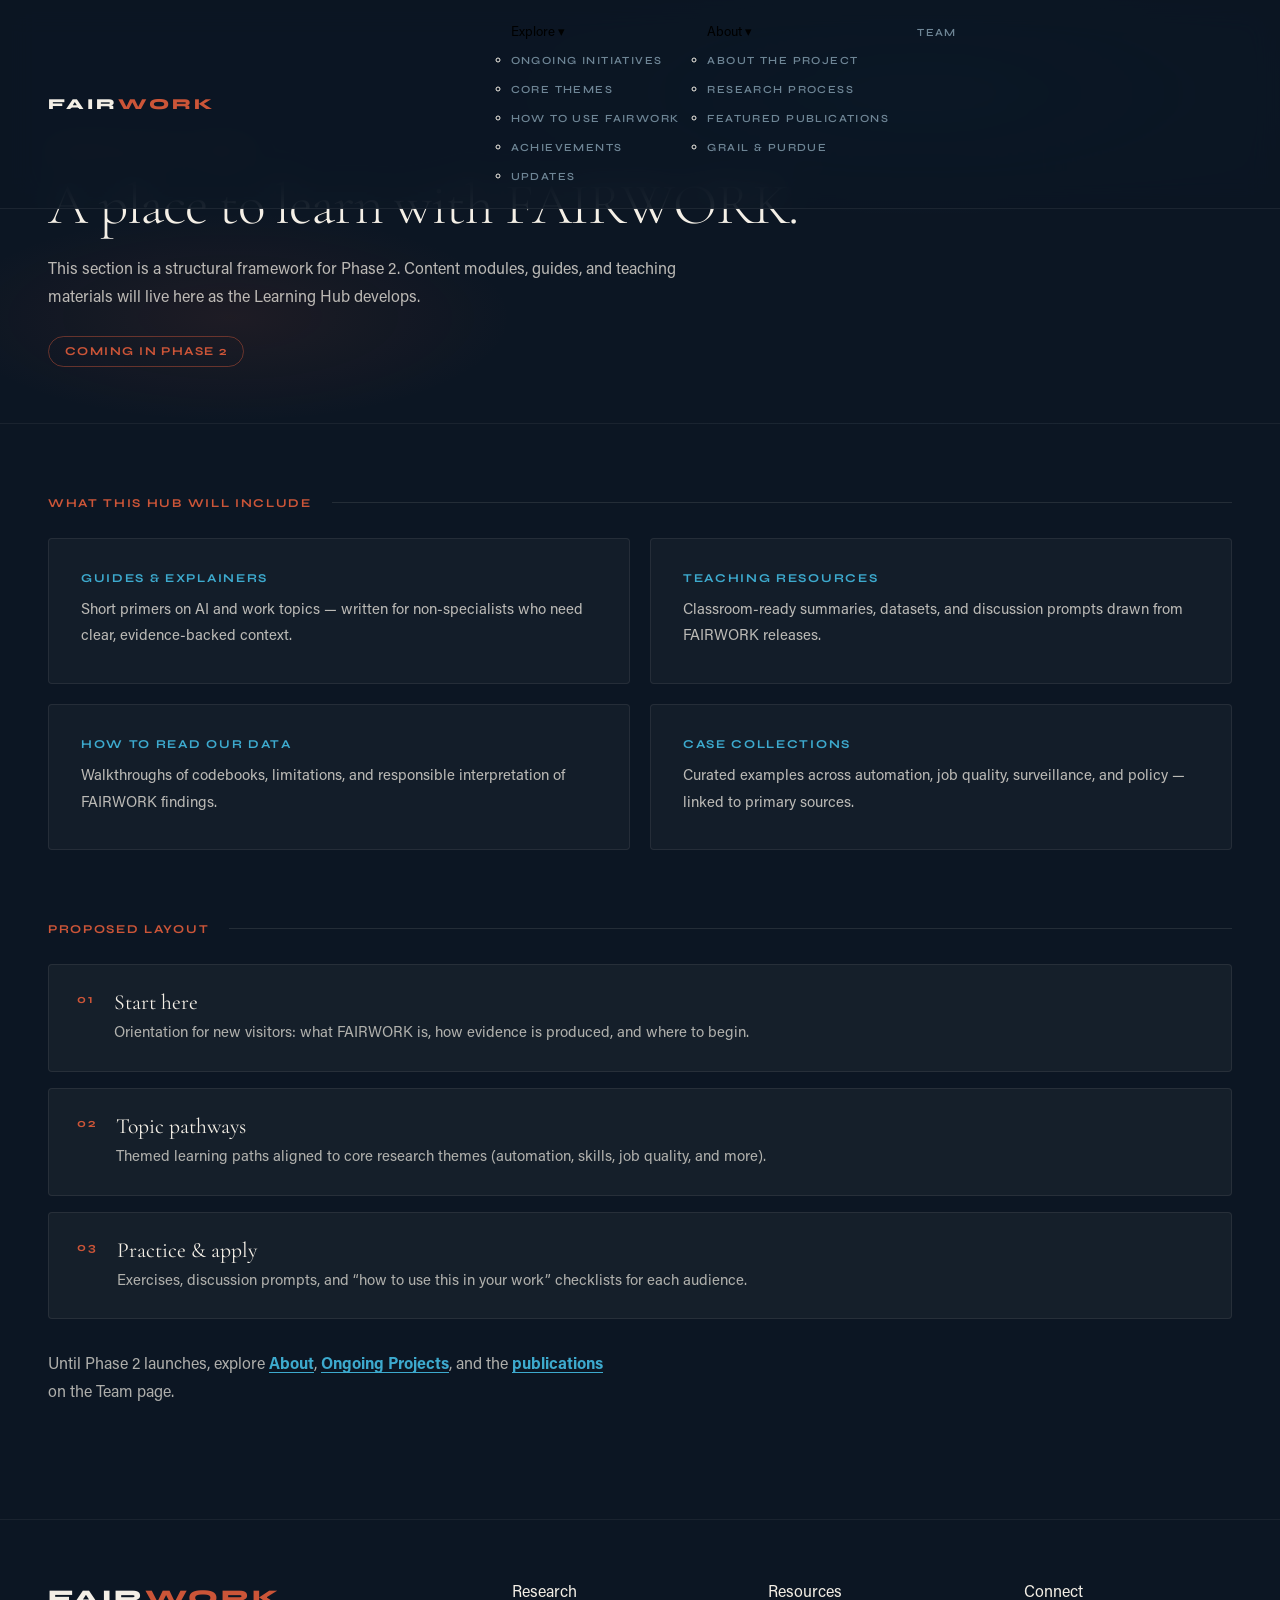
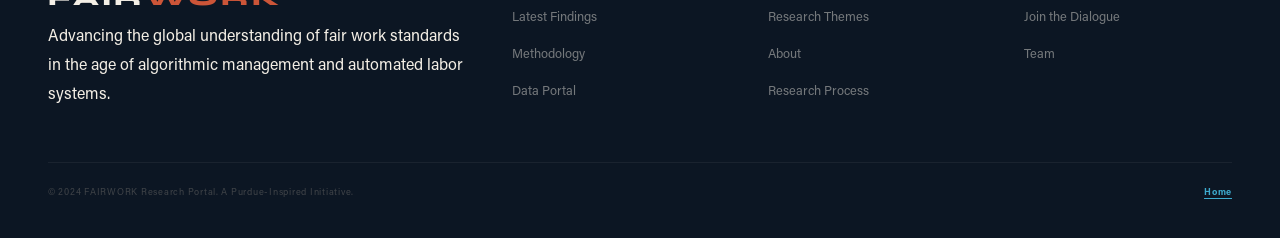
<file: learn.html>
<!DOCTYPE html>
<html lang="en">
<head>
  <meta charset="UTF-8">
  <meta name="viewport" content="width=device-width, initial-scale=1.0">
  <title>Learning Hub — FAIRWORK</title>
  <link rel="preconnect" href="https://fonts.googleapis.com">
  <link href="https://fonts.googleapis.com/css2?family=Cormorant+Garamond:ital,wght@0,300;0,400;0,600;1,300;1,400;1,600&family=Syne:wght@400;600;700;800&display=swap" rel="stylesheet">
  <link href="https://fonts.googleapis.com/css2?family=Material+Symbols+Outlined:opsz,wght,FILL,GRAD@24,400,0,0&display=swap" rel="stylesheet">
  <link rel="stylesheet" href="css/learn.css">
</head>
<body>
  <a class="skip-link" href="#main">Skip to main content</a>

  <nav aria-label="Main navigation">
    <div class="nav-logo"><a href="index.html">FAIR<span>WORK</span></a></div>
    <button type="button" class="nav-toggle" id="nav-toggle" aria-expanded="false" aria-controls="nav-menu" aria-label="Open menu">
      <span class="nav-toggle-icon" aria-hidden="true">menu</span>
    </button>
    <ul class="nav-links" id="nav-menu">
      <li class="nav-item">
        <button type="button" class="nav-drop-btn" aria-expanded="false" aria-haspopup="true">
          Explore <span class="nav-caret" aria-hidden="true">▾</span>
        </button>
        <ul class="nav-dropdown">
          <li><a href="index.html#projects">Ongoing Initiatives</a></li>
          <li><a href="about.html#themes">Core Themes</a></li>
          <li><a href="index.html#methodology">How to Use FAIRWORK</a></li>
          <li><a href="index.html#achievements">Achievements</a></li>
          <li><a href="index.html#updates">Updates</a></li>
        </ul>
      </li>
      <li class="nav-item">
        <button type="button" class="nav-drop-btn" aria-expanded="false" aria-haspopup="true">
          About <span class="nav-caret" aria-hidden="true">▾</span>
        </button>
        <ul class="nav-dropdown">
          <li><a href="about.html">About the Project</a></li>
          <li><a href="process.html">Research Process</a></li>
          <li><a href="team.html#publications">Featured Publications</a></li>
          <li><a href="index.html#grail">GRAIL &amp; Purdue</a></li>
        </ul>
      </li>
      <li><a href="team.html">Team</a></li>
    </ul>
  </nav>

  <header class="page-hero">
    <div class="eyebrow">Learning Hub · Phase 2</div>
    <h1>A place to learn with FAIRWORK.</h1>
    <p>This section is a structural framework for Phase 2. Content modules, guides, and teaching materials will live here as the Learning Hub develops.</p>
    <div class="phase-badge">Coming in Phase 2</div>
  </header>

  <main id="main" class="page-wrap">
    <section id="overview">
      <div class="section-header">
        <span class="eyebrow">What this hub will include</span>
        <div class="section-rule"></div>
      </div>
      <div class="content-grid content-grid-2">
        <div class="card reveal">
          <h3>Guides &amp; explainers</h3>
          <p>Short primers on AI and work topics — written for non-specialists who need clear, evidence-backed context.</p>
        </div>
        <div class="card reveal d1">
          <h3>Teaching resources</h3>
          <p>Classroom-ready summaries, datasets, and discussion prompts drawn from FAIRWORK releases.</p>
        </div>
        <div class="card reveal d2">
          <h3>How to read our data</h3>
          <p>Walkthroughs of codebooks, limitations, and responsible interpretation of FAIRWORK findings.</p>
        </div>
        <div class="card reveal d3">
          <h3>Case collections</h3>
          <p>Curated examples across automation, job quality, surveillance, and policy — linked to primary sources.</p>
        </div>
      </div>
    </section>

    <section id="structure" class="section-spacer">
      <div class="section-header">
        <span class="eyebrow">Proposed layout</span>
        <div class="section-rule"></div>
      </div>
      <div class="learn-outline reveal">
        <div class="learn-outline-row">
          <span class="learn-outline-num">01</span>
          <div>
            <h3>Start here</h3>
            <p>Orientation for new visitors: what FAIRWORK is, how evidence is produced, and where to begin.</p>
          </div>
        </div>
        <div class="learn-outline-row">
          <span class="learn-outline-num">02</span>
          <div>
            <h3>Topic pathways</h3>
            <p>Themed learning paths aligned to core research themes (automation, skills, job quality, and more).</p>
          </div>
        </div>
        <div class="learn-outline-row">
          <span class="learn-outline-num">03</span>
          <div>
            <h3>Practice &amp; apply</h3>
            <p>Exercises, discussion prompts, and “how to use this in your work” checklists for each audience.</p>
          </div>
        </div>
      </div>
      <p class="section-intro reveal" style="margin-top:2rem;">
        Until Phase 2 launches, explore <a href="about.html" class="link-underline">About</a>,
        <a href="index.html#projects" class="link-underline">Ongoing Projects</a>,
        and the <a href="team.html#publications" class="link-underline">publications</a> on the Team page.
      </p>
    </section>
  </main>

  <footer class="site-footer">
    <div class="footer-top">
      <div><div class="footer-brand">FAIR<span>WORK</span></div><p class="footer-tagline">Advancing the global understanding of fair work standards in the age of algorithmic management and automated labor systems.</p></div>
      <div><div class="footer-col-head">Research</div><ul class="footer-links"><li><a href="team.html#publications">Latest Findings</a></li><li><a href="about.html#approach">Methodology</a></li><li><a href="index.html#projects">Data Portal</a></li></ul></div>
      <div><div class="footer-col-head">Resources</div><ul class="footer-links"><li><a href="about.html#themes">Research Themes</a></li><li><a href="about.html">About</a></li><li><a href="process.html">Research Process</a></li></ul></div>
      <div><div class="footer-col-head">Connect</div><ul class="footer-links"><li><a href="index.html#involve">Join the Dialogue</a></li><li><a href="team.html">Team</a></li></ul></div>
    </div>
    <div class="footer-bottom"><span class="footer-copy">© 2024 FAIRWORK Research Portal. A Purdue-Inspired Initiative.</span><span class="footer-copy"><a href="index.html" class="link-underline">Home</a></span></div>
  </footer>

  <script>
    const ro = new IntersectionObserver(
      (es) => es.forEach((e) => {
        if (e.isIntersecting) {
          e.target.classList.add('visible');
          ro.unobserve(e.target);
        }
      }),
      { threshold: 0.09 }
    );
    document.querySelectorAll('.reveal').forEach((el) => ro.observe(el));

    document.getElementById('nav-toggle').addEventListener('click', function () {
      const open = this.getAttribute('aria-expanded') === 'true';
      const icon = this.querySelector('.nav-icon, .nav-toggle-icon');
      this.setAttribute('aria-expanded', String(!open));
      this.setAttribute('aria-label', open ? 'Open menu' : 'Close menu');
      if (icon) icon.textContent = open ? 'menu' : 'close';
      document.getElementById('nav-menu').classList.toggle('open', !open);
      if (open) closeNavDrops();
    });

    function closeNavDrops() {
      document.querySelectorAll('.nav-item.open').forEach((item) => {
        item.classList.remove('open');
        const btn = item.querySelector('.nav-drop-btn');
        if (btn) btn.setAttribute('aria-expanded', 'false');
      });
    }

    document.querySelectorAll('.nav-drop-btn').forEach((btn) => {
      btn.addEventListener('click', function (e) {
        e.preventDefault();
        e.stopPropagation();
        const item = this.closest('.nav-item');
        const willOpen = !item.classList.contains('open');
        closeNavDrops();
        item.classList.toggle('open', willOpen);
        this.setAttribute('aria-expanded', String(willOpen));
      });
    });

    document.addEventListener('click', (e) => {
      if (!e.target.closest('.nav-item')) closeNavDrops();
    });

    document.addEventListener('keydown', (e) => {
      if (e.key === 'Escape') closeNavDrops();
    });

    document.getElementById('nav-menu').querySelectorAll('a').forEach((a) => {
      a.addEventListener('click', () => {
        if (window.matchMedia('(max-width: 768px)').matches) {
          const toggle = document.getElementById('nav-toggle');
          const icon = toggle.querySelector('.nav-icon, .nav-toggle-icon');
          document.getElementById('nav-menu').classList.remove('open');
          toggle.setAttribute('aria-expanded', 'false');
          toggle.setAttribute('aria-label', 'Open menu');
          if (icon) icon.textContent = 'menu';
          closeNavDrops();
        }
      });
    });
  </script>
</body>
</html>
</file>
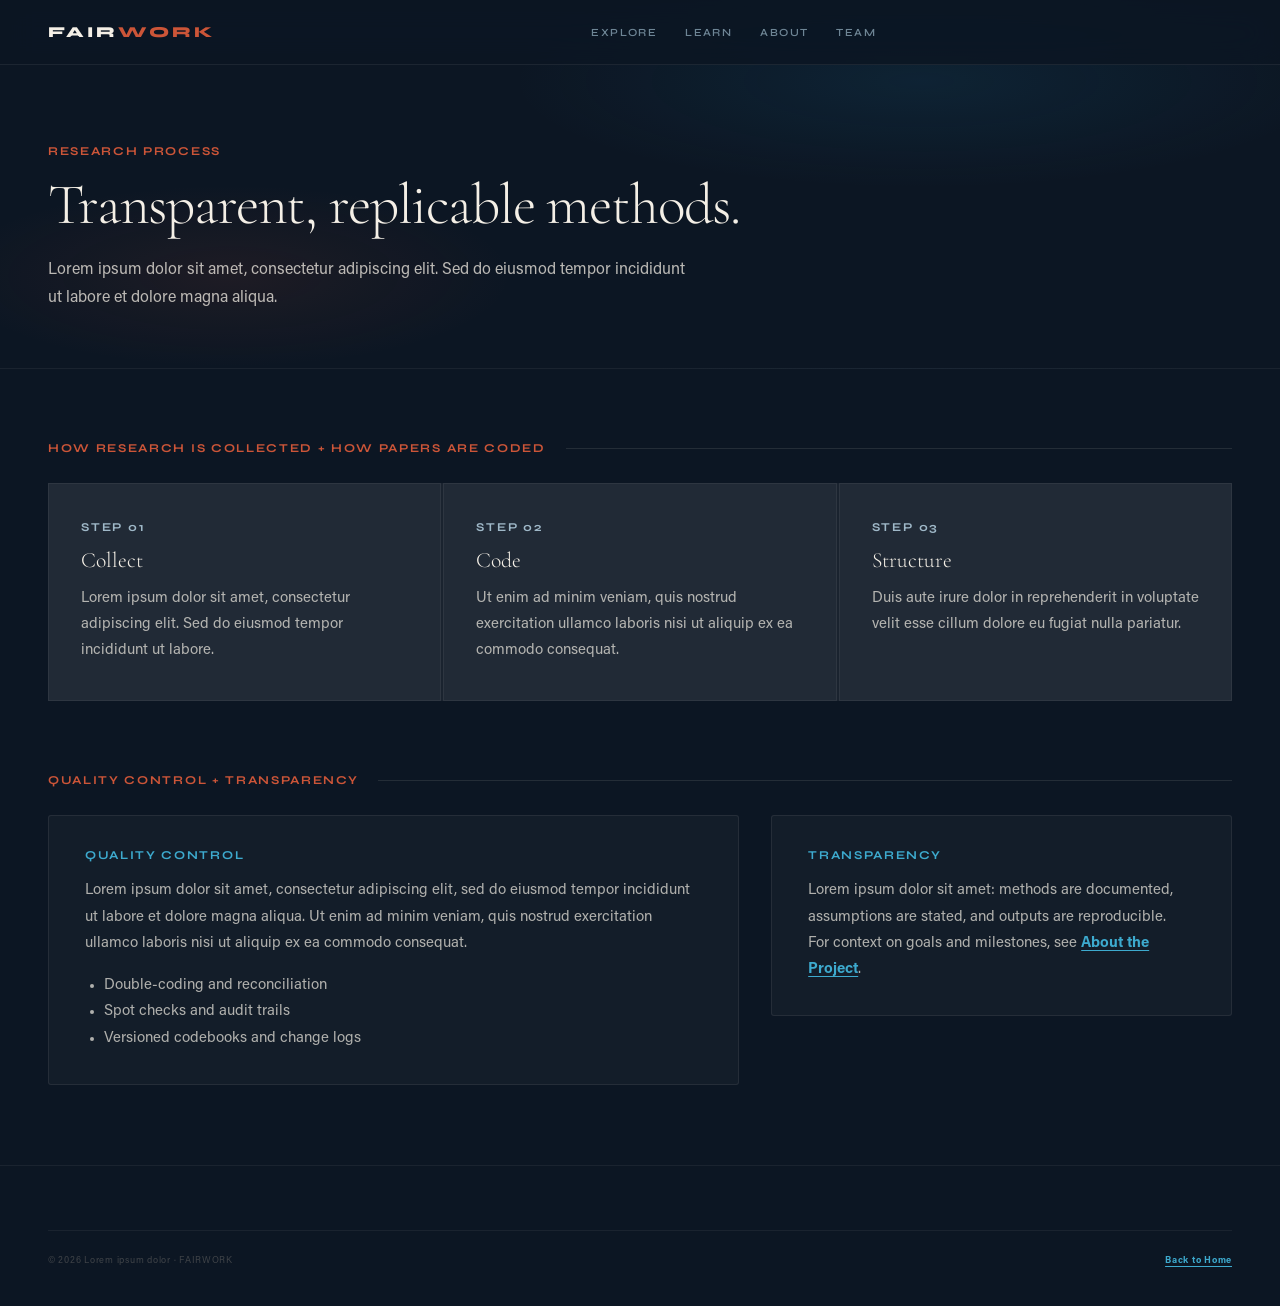
<file: process.html>
<!DOCTYPE html>
<html lang="en">
<head>
  <meta charset="UTF-8">
  <meta name="viewport" content="width=device-width, initial-scale=1.0">
  <title>Research Process — FAIRWORK</title>
  <link rel="preconnect" href="https://fonts.googleapis.com">
  <link href="https://fonts.googleapis.com/css2?family=Cormorant+Garamond:ital,wght@0,300;0,400;0,600;1,300;1,400;1,600&family=Syne:wght@400;600;700;800&display=swap" rel="stylesheet">
  <link href="https://fonts.googleapis.com/css2?family=Material+Symbols+Outlined:opsz,wght,FILL,GRAD@24,400,0,0&display=swap" rel="stylesheet">
  <link rel="stylesheet" href="css/process.css">
</head>
<body>
  <a class="skip-link" href="#main">Skip to main content</a>

  <nav aria-label="Main navigation">
    <div class="nav-logo"><a href="index.html">FAIR<span>WORK</span></a></div>
    <button type="button" class="nav-toggle" id="nav-toggle" aria-expanded="false" aria-controls="nav-menu" aria-label="Open menu">
      <span class="nav-icon" aria-hidden="true">menu</span>
    </button>
    <ul class="nav-links" id="nav-menu">
      <li><a href="index.html#publications">Explore</a></li>
      <li><a href="about.html#themes">Learn</a></li>
      <li><a href="about.html">About</a></li>
      <li><a href="index.html#team">Team</a></li>
    </ul>
  </nav>

  <header class="page-hero">
    <div class="eyebrow">Research Process</div>
    <h1>Transparent, replicable methods.</h1>
    <p>Lorem ipsum dolor sit amet, consectetur adipiscing elit. Sed do eiusmod tempor incididunt ut labore et dolore magna aliqua.</p>
  </header>

  <main id="main" class="page-wrap">
    <section id="collection">
      <div class="section-header">
        <span class="eyebrow">How research is collected + how papers are coded</span>
        <div class="section-rule"></div>
      </div>

      <div class="steps">
        <article class="step-card reveal">
          <div class="step-num">Step 01</div>
          <div class="step-title">Collect</div>
          <div class="step-desc">Lorem ipsum dolor sit amet, consectetur adipiscing elit. Sed do eiusmod tempor incididunt ut labore.</div>
        </article>

        <article class="step-card reveal d1">
          <div class="step-num">Step 02</div>
          <div class="step-title">Code</div>
          <div class="step-desc">Ut enim ad minim veniam, quis nostrud exercitation ullamco laboris nisi ut aliquip ex ea commodo consequat.</div>
        </article>

        <article class="step-card reveal d2">
          <div class="step-num">Step 03</div>
          <div class="step-title">Structure</div>
          <div class="step-desc">Duis aute irure dolor in reprehenderit in voluptate velit esse cillum dolore eu fugiat nulla pariatur.</div>
        </article>
      </div>
    </section>

    <section id="qc" class="section-spacer">
      <div class="section-header">
        <span class="eyebrow">Quality control + transparency</span>
        <div class="section-rule"></div>
      </div>

      <div class="qc-grid">
        <div class="panel reveal">
          <h3>Quality control</h3>
          <p>
            Lorem ipsum dolor sit amet, consectetur adipiscing elit, sed do eiusmod tempor incididunt ut labore et dolore magna aliqua.
            Ut enim ad minim veniam, quis nostrud exercitation ullamco laboris nisi ut aliquip ex ea commodo consequat.
          </p>
          <ul>
            <li>Double-coding and reconciliation</li>
            <li>Spot checks and audit trails</li>
            <li>Versioned codebooks and change logs</li>
          </ul>
        </div>

        <div class="panel reveal d1">
          <h3>Transparency</h3>
          <p>
            Lorem ipsum dolor sit amet: methods are documented, assumptions are stated, and outputs are reproducible.
          </p>
          <p>
            For context on goals and milestones, see <a class="link-underline" href="about.html">About the Project</a>.
          </p>
        </div>
      </div>
    </section>
  </main>

  <footer>
    <div class="footer-bottom">
      <span class="footer-copy">© 2026 Lorem ipsum dolor · FAIRWORK</span>
      <span class="footer-copy"><a href="index.html" class="link-underline">Back to Home</a></span>
    </div>
  </footer>

  <script>
    const ro = new IntersectionObserver(
      (es) => es.forEach((e) => {
        if (e.isIntersecting) {
          e.target.classList.add('visible');
          ro.unobserve(e.target);
        }
      }),
      { threshold: 0.09 }
    );
    document.querySelectorAll('.reveal').forEach((el) => ro.observe(el));

    document.getElementById('nav-toggle').addEventListener('click', function () {
      const open = this.getAttribute('aria-expanded') === 'true';
      this.setAttribute('aria-expanded', String(!open));
      this.setAttribute('aria-label', open ? 'Open menu' : 'Close menu');
      this.querySelector('.nav-icon').textContent = open ? 'menu' : 'close';
      document.getElementById('nav-menu').classList.toggle('open', !open);
    });
  </script>
</body>
</html>
</file>
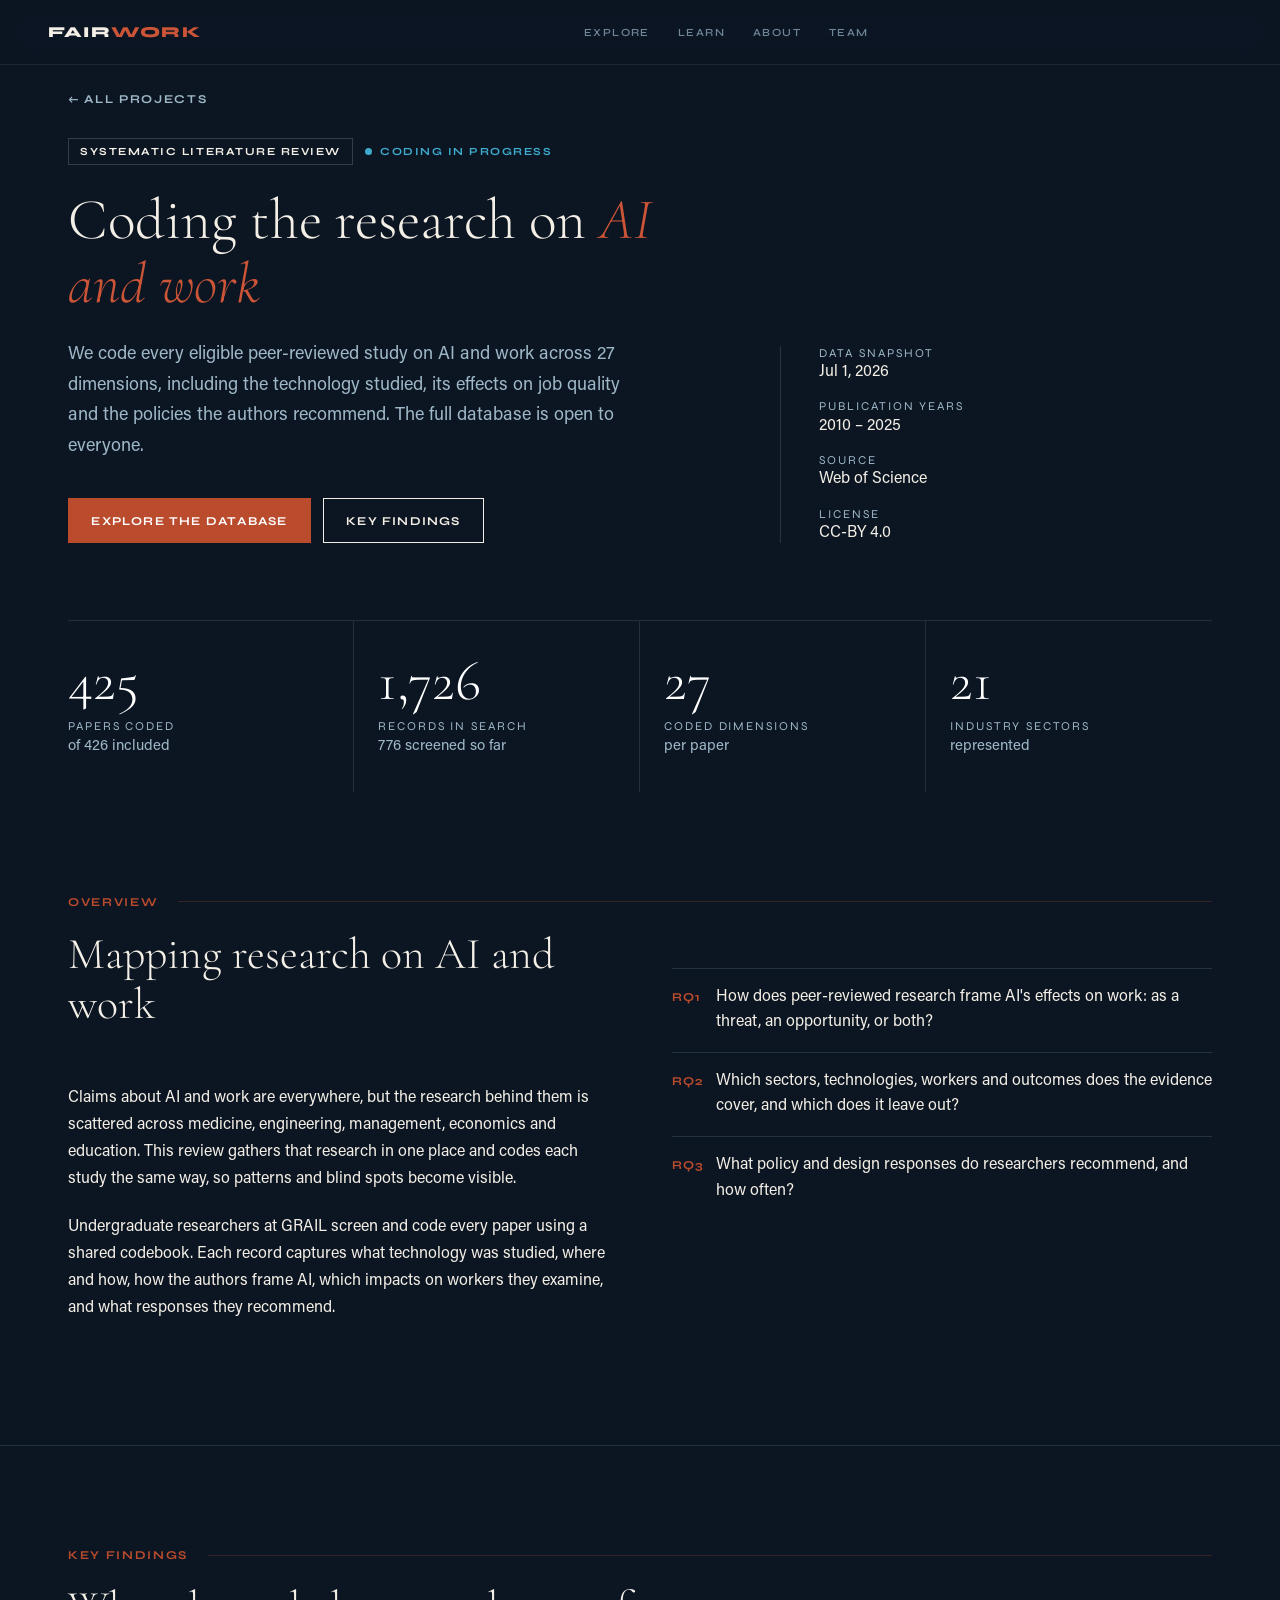
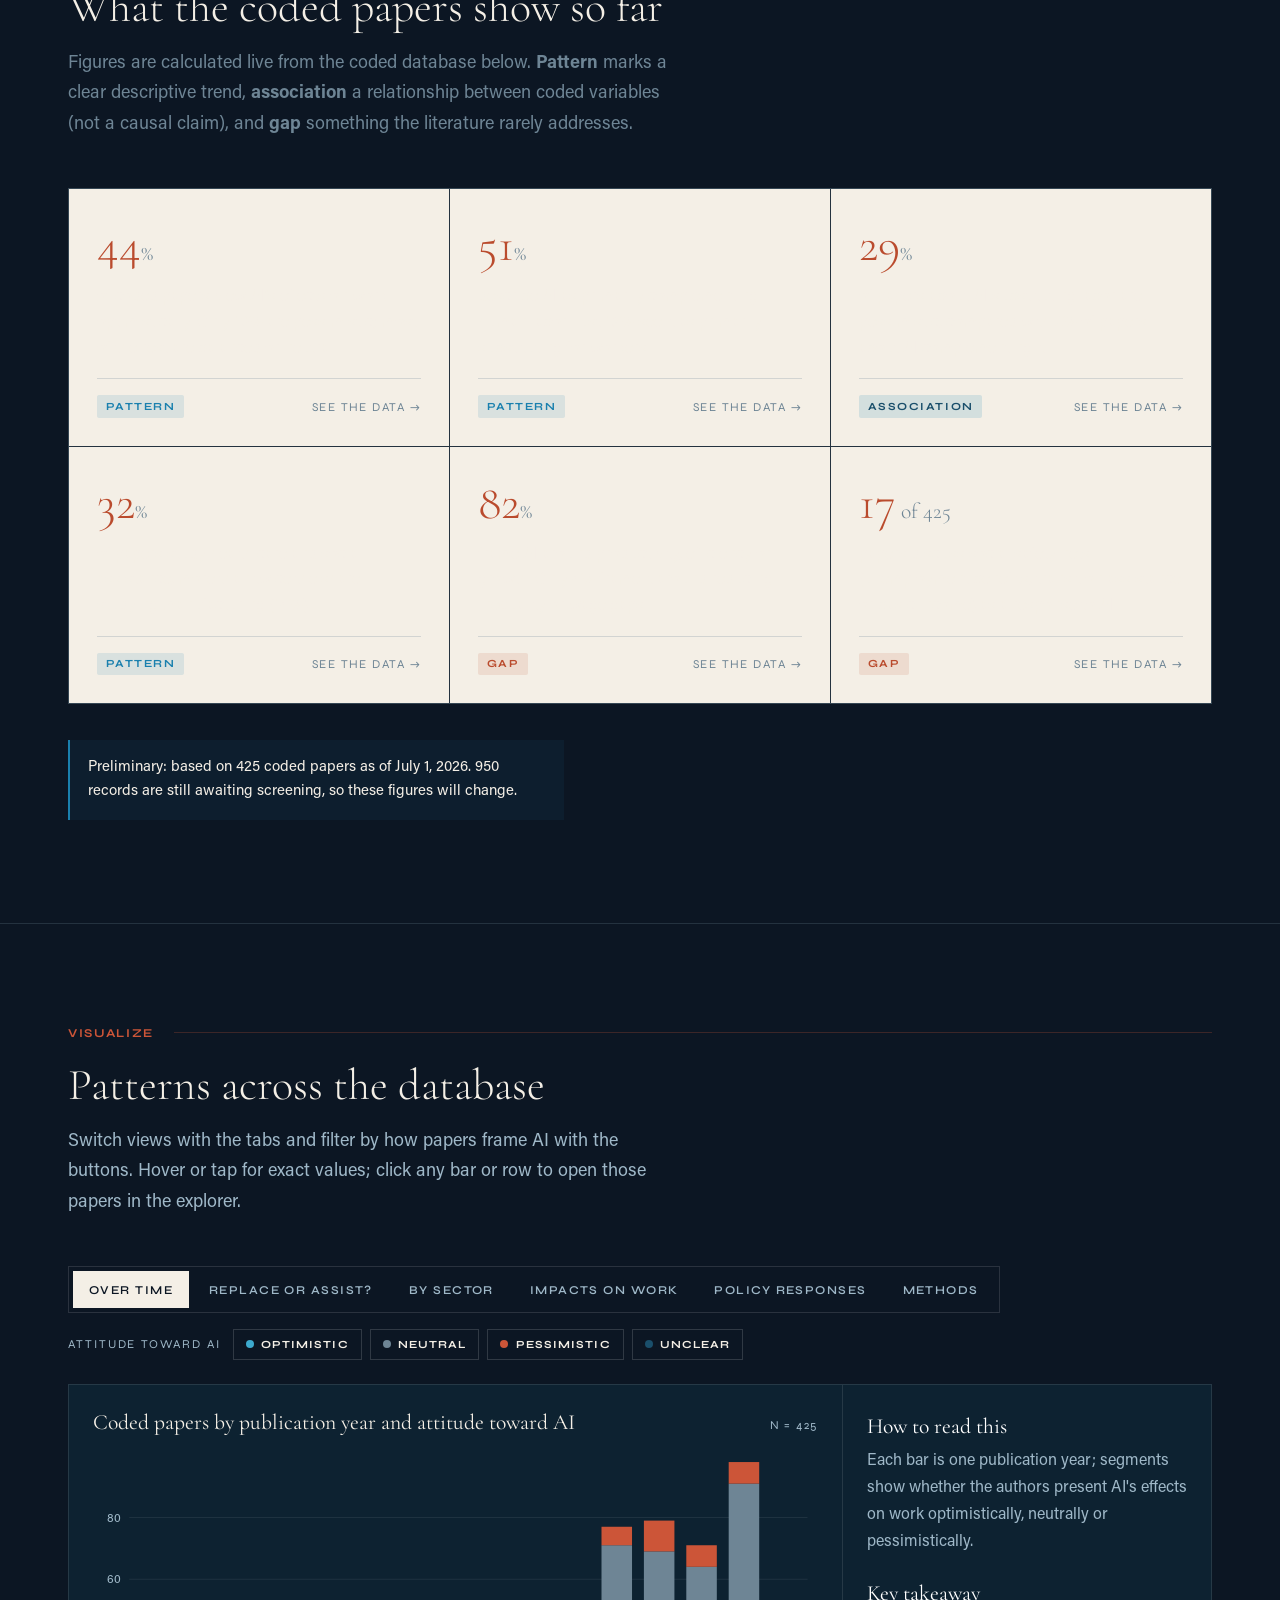
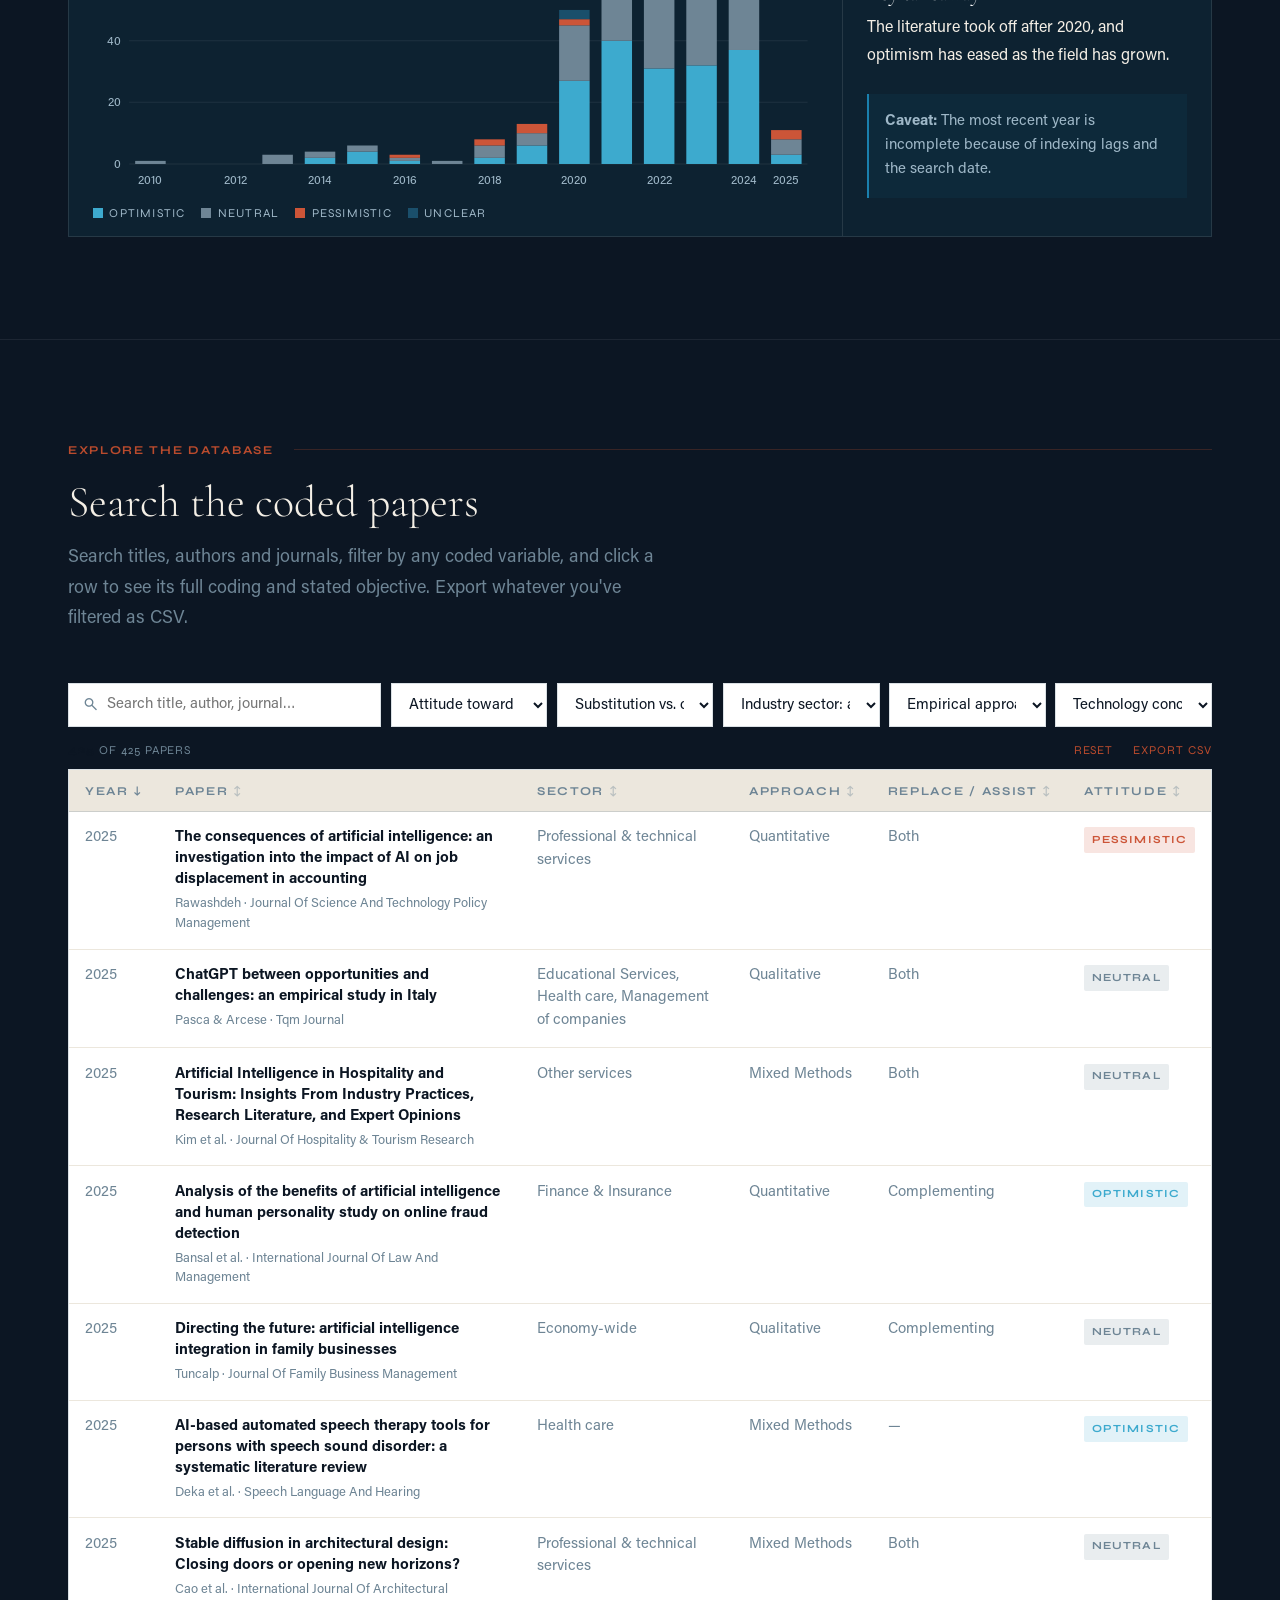
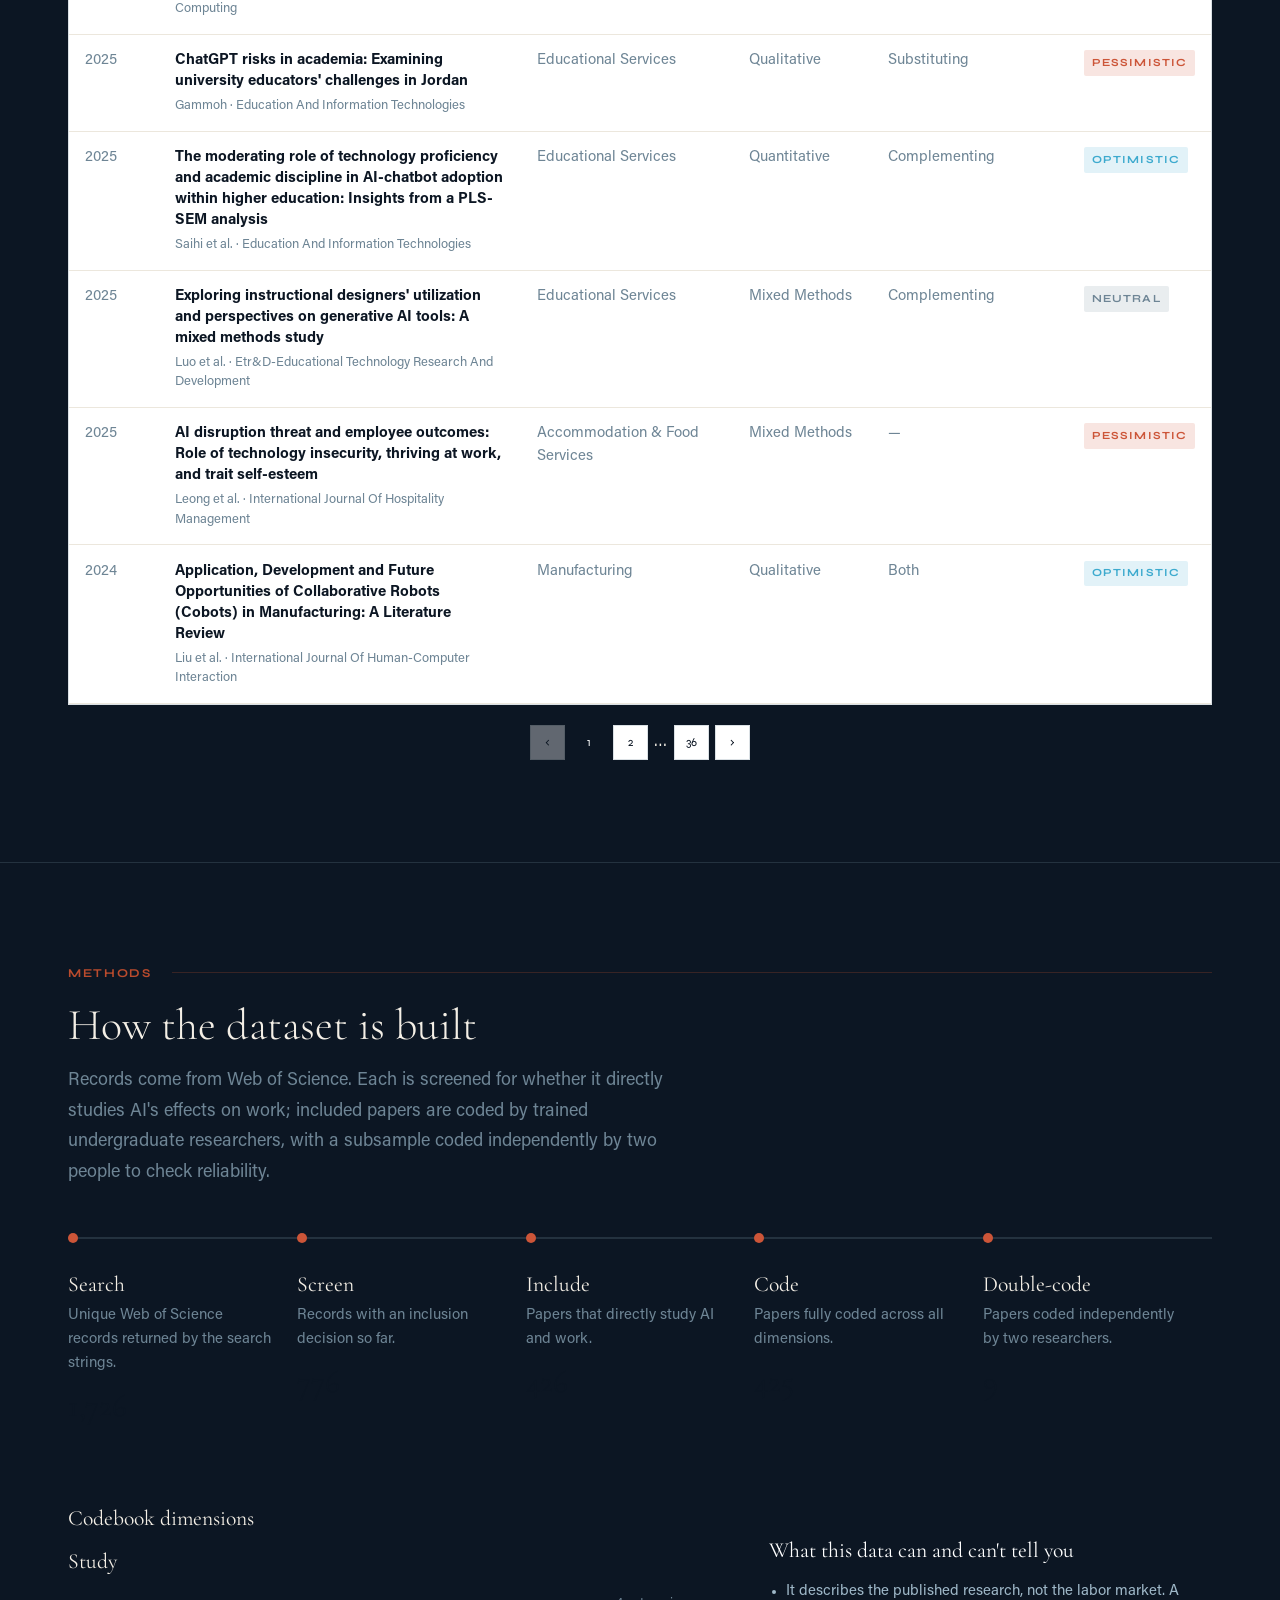
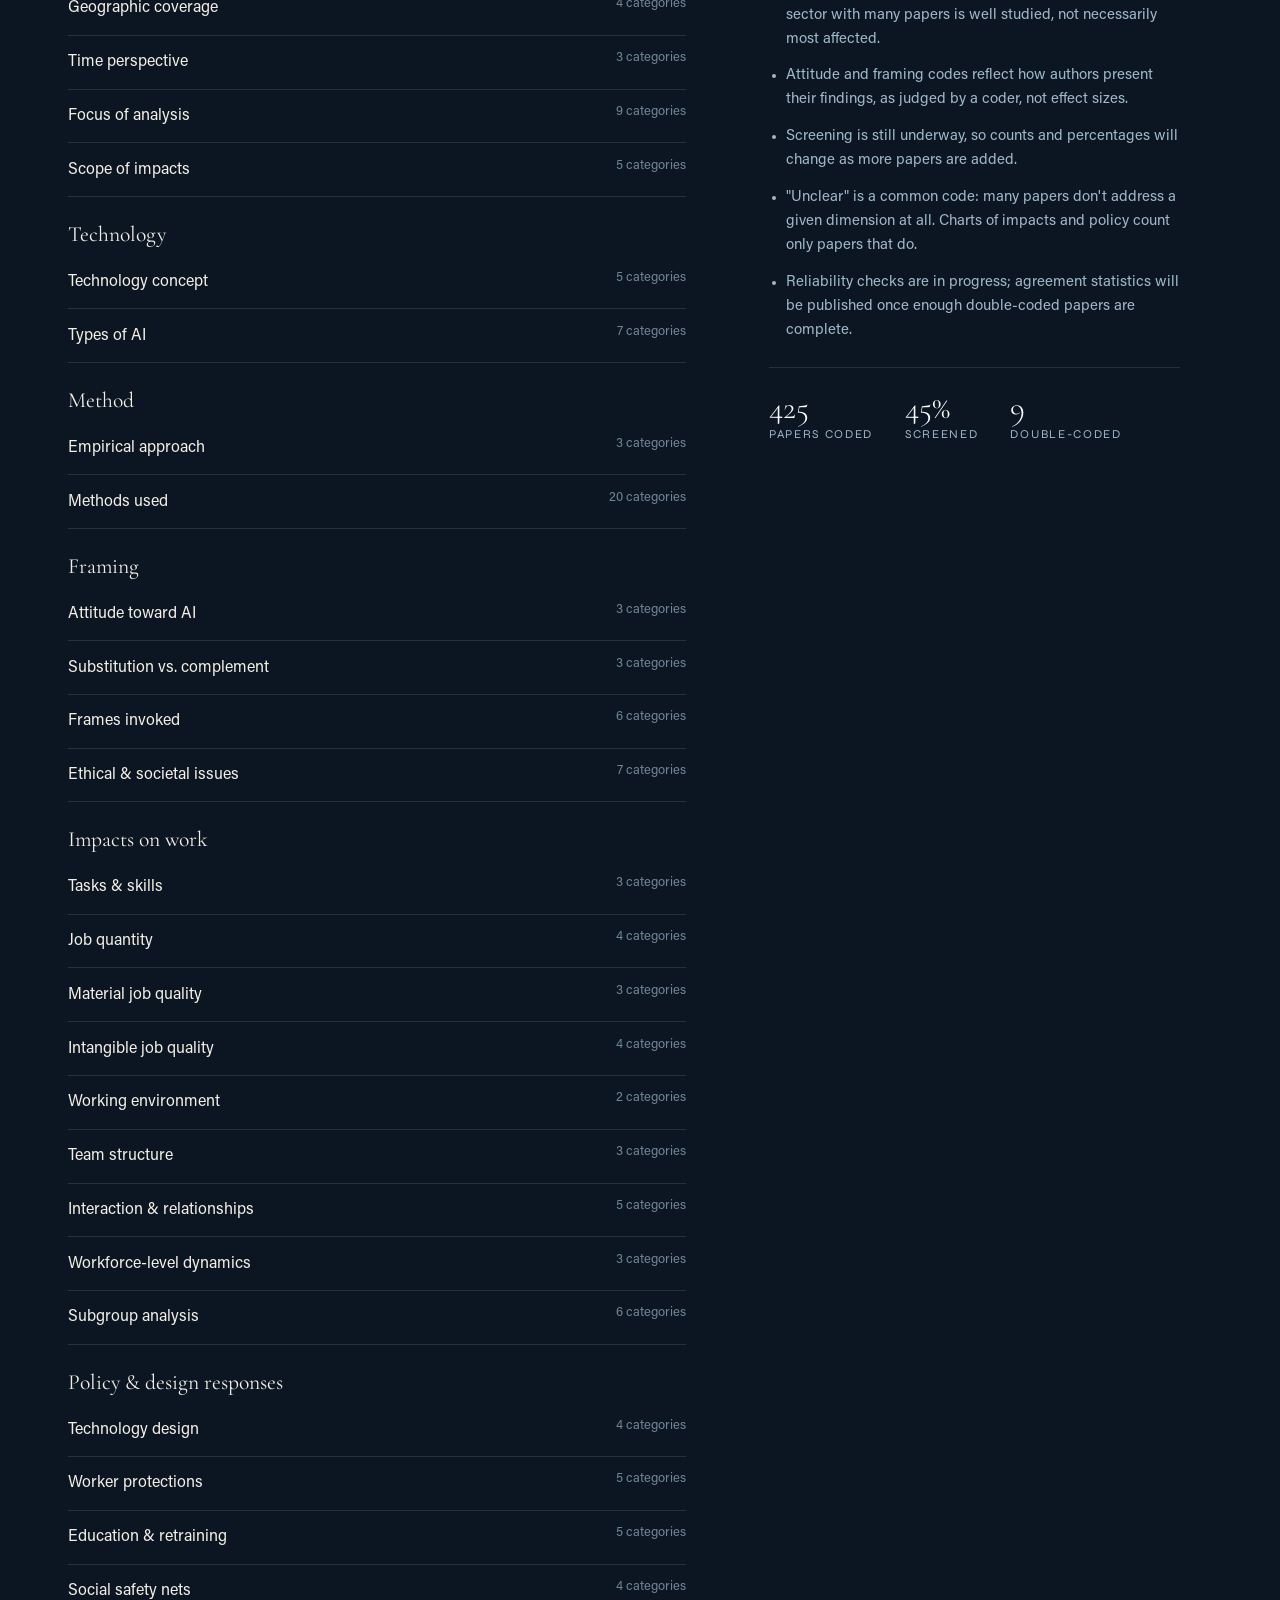
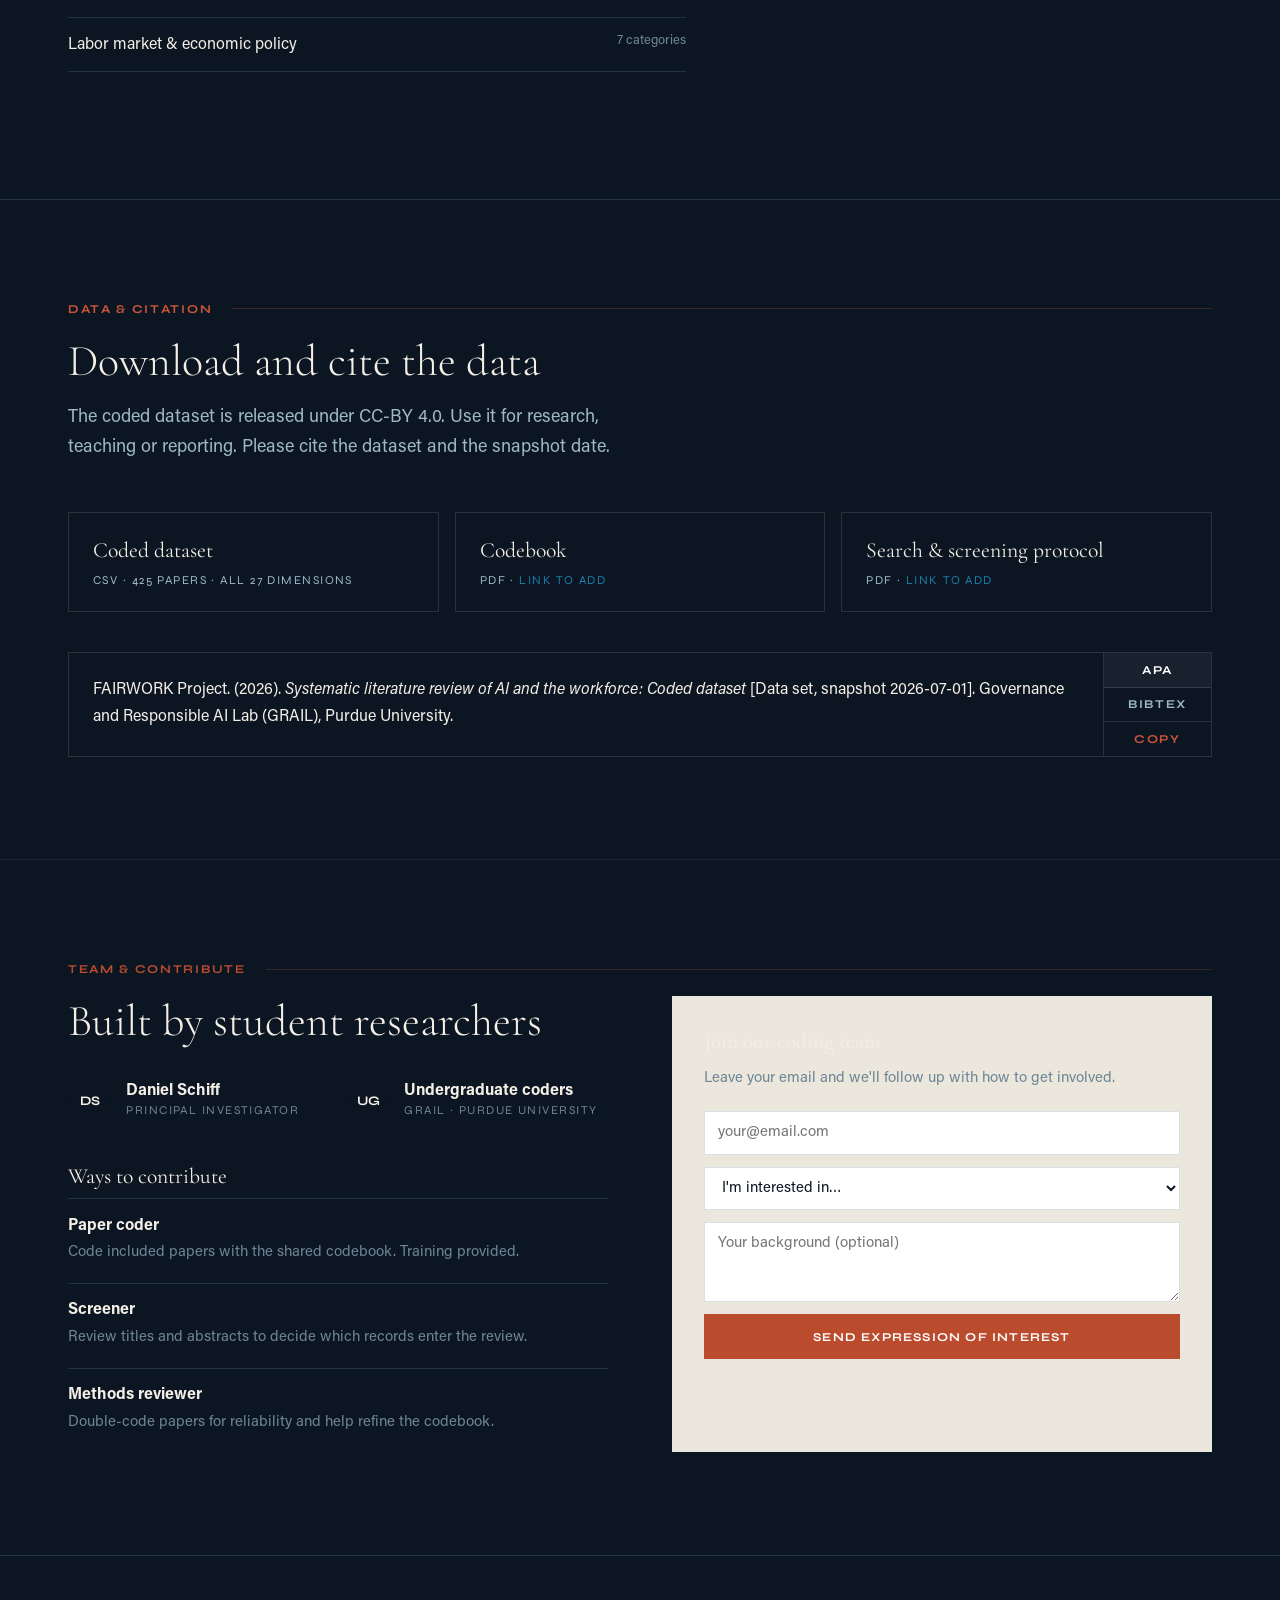
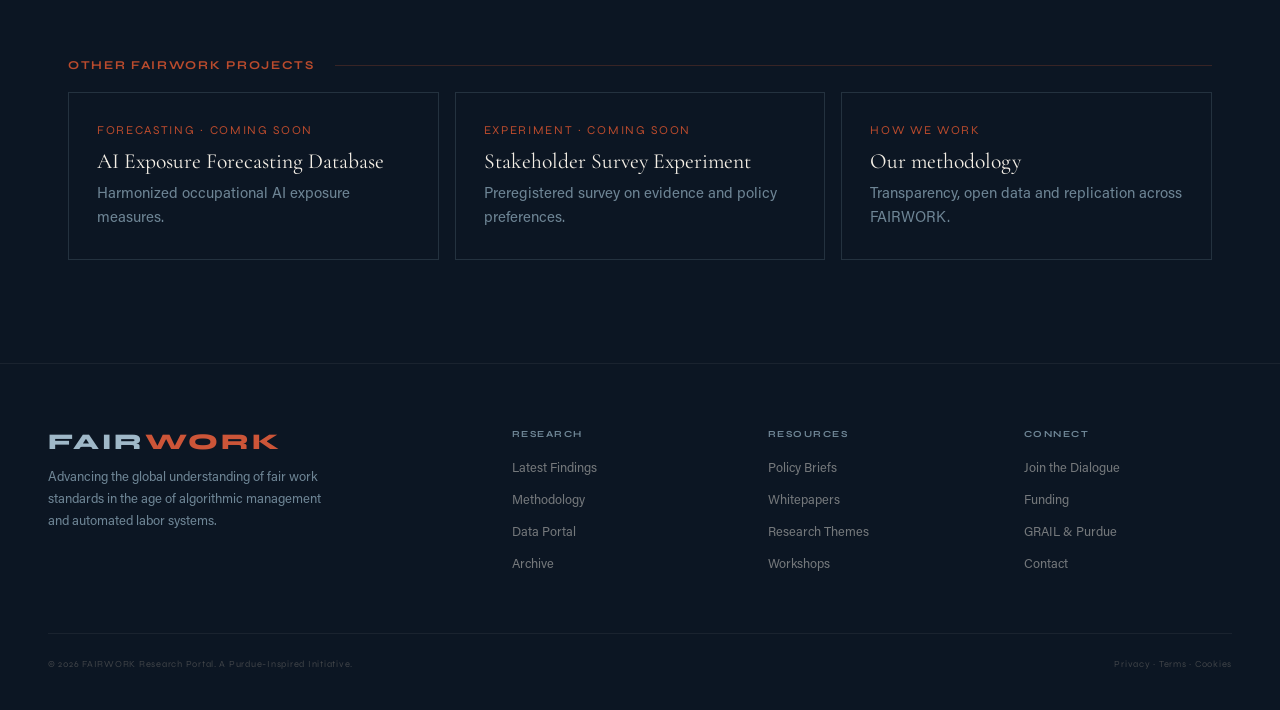
<file: slr.html>
<!DOCTYPE html>
<html lang="en">
<head>
<meta charset="UTF-8">
<meta name="viewport" content="width=device-width, initial-scale=1.0">
<title>Systematic Literature Review — FAIRWORK</title>
<meta name="description" content="FAIRWORK systematic literature review: peer-reviewed research on AI and work, coded across 27 dimensions. Explore findings, charts and every coded paper.">
<link rel="preconnect" href="https://fonts.googleapis.com">
<link href="https://fonts.googleapis.com/css2?family=Cormorant+Garamond:ital,wght@0,300;0,400;0,600;1,300;1,400;1,600&family=Syne:wght@400;600;700;800&display=swap" rel="stylesheet">
<link href="https://fonts.googleapis.com/css2?family=Material+Symbols+Outlined:opsz,wght,FILL,GRAD@24,400,0,0&display=swap" rel="stylesheet">
<link rel="stylesheet" href="css/styles.css">
<!--
  FAIRWORK — SLR project page.
  Generated by build_slr.py from the master codebook spreadsheet. To refresh the data,
  re-run:  python3 build_slr.py Master_Codebook.xlsx
  Page-specific styles are prefixed `pj-`; nav/footer fallbacks use :where() so css/styles.css wins.
-->
<style>
:root{
  --pj-ink:#0C1623; --pj-ink2:#0D2231; --pj-ink3:#1A4F6B;
  --pj-paper:#F4EFE6; --pj-paper2:#ECE7DD; --pj-line:#6E859540;
  --pj-text:#0C1623; --pj-mute:#6E8595; --pj-mute-d:#9FB8C8;
  --pj-rust:#BA4B2D; --pj-rust2:#CC5538; --pj-gold:#1A80AE; --pj-teal:#1A80AE; --pj-teal2:#3DAACE;
  --pj-neg:#BA4B2D; --pj-neu:#6E8595; --pj-pos:#1A80AE;
  --pj-serif:var(--ff-d,'Cormorant Garamond',Georgia,serif); --pj-sans:var(--ff-u,'Syne',sans-serif); --pj-body:var(--ff-body,'Acumin Pro',Arial,sans-serif);
  /* type scale, matched to css/styles.css */
  --fs-tag:.68rem;      /* badges & pills */
  --fs-label:.75rem;    /* Syne uppercase labels, buttons (= --text-label) */
  --fs-meta:.8125rem;   /* captions, metadata (= --text-xs) */
  --fs-small:.9375rem;  /* secondary text (= --text-sm) */
  --fs-body:1rem;       /* body text (= --text-base) */
  --fs-lead:1.125rem;   /* hero lead, section intros */
  --fs-h3:1.35rem;      /* sub-headings & card titles (= --type-card) */
  --fs-h2:clamp(2rem,3.5vw,2.75rem);   /* = --type-section */
  --fs-h1:clamp(2.4rem,4.5vw,3.75rem); /* = --type-page-title */
  --fs-num:2rem;
  --lh-body:1.7;
  --pj-max:1240px; --pj-gut:clamp(16px,4vw,48px);
}
/* ── Fallbacks for shared chrome (overridden by css/styles.css) ── */
:where(body){margin:0;background:var(--pj-paper);color:var(--pj-text);font-family:var(--pj-body);-webkit-font-smoothing:antialiased}
:where(nav[aria-label="Main navigation"]){position:sticky;top:0;z-index:50;display:flex;align-items:center;justify-content:space-between;padding:1rem var(--pj-gut);background:var(--pj-ink);border-bottom:1px solid #ffffff14}
:where(.nav-logo a){font-family:var(--pj-sans);font-weight:800;letter-spacing:.08em;color:#F4EFE6;text-decoration:none}
:where(.nav-logo span){color:var(--pj-rust2)}
:where(.nav-links){display:flex;gap:1.75rem;list-style:none;margin:0;padding:0}
:where(.nav-links a){font-family:var(--pj-sans);font-size:var(--fs-label);letter-spacing:.14em;text-transform:uppercase;color:#9FB8C8;text-decoration:none}
:where(.nav-toggle){display:none}
@media (max-width:600px){:where(nav[aria-label="Main navigation"]){flex-wrap:wrap;gap:.75rem}:where(.nav-links){gap:1rem;flex-wrap:wrap}}
:where(.skip-link){position:absolute;left:-9999px}
:where(.visually-hidden){position:absolute!important;width:1px;height:1px;overflow:hidden;clip:rect(0 0 0 0);white-space:nowrap}
:where(footer){background:var(--pj-ink);color:#9FB8C8;padding:3rem var(--pj-gut);font-family:var(--pj-sans);font-size:var(--fs-meta)}
:where(.nav-icon){font-family:'Material Symbols Outlined'}

/* ── Layout ── */
.pj-wrap{max-width:var(--pj-max);margin:0 auto;padding:0 var(--pj-gut)}
.pj-sec{padding:clamp(4rem,8vw,7rem) 0;border-bottom:1px solid var(--pj-line);scroll-margin-top:120px}
.pj-sec--dark{background:var(--pj-ink);color:#F4EFE6;border-bottom-color:#ffffff12}
.pj-eyebrow{display:flex;align-items:center;gap:1.25rem;font-family:var(--pj-sans);font-size:var(--fs-label);font-weight:700;letter-spacing:.14em;text-transform:uppercase;color:var(--pj-rust);margin-bottom:1.25rem}
.pj-eyebrow::after{content:"";flex:1;height:1px;background:currentColor;opacity:.25}
.pj-sec--dark .pj-eyebrow{color:var(--pj-rust2)}
.pj-h2{font-family:var(--pj-serif);font-weight:300;font-size:var(--fs-h2);line-height:1.15;margin:0 0 1rem}
.pj-intro{font-size:var(--fs-lead);line-height:var(--lh-body);max-width:60ch;color:var(--pj-mute);margin:0 0 3rem}
.pj-sec--dark .pj-intro{color:var(--pj-mute-d)}
.pj-btn{display:inline-flex;align-items:center;gap:.5rem;font-family:var(--pj-sans);font-size:var(--fs-label);font-weight:700;letter-spacing:.1em;text-transform:uppercase;padding:.9rem 1.4rem;border:1px solid currentColor;background:transparent;color:inherit;text-decoration:none;cursor:pointer;transition:background .2s,color .2s}
.pj-btn--fill{background:var(--pj-rust);border-color:var(--pj-rust);color:#fff}
.pj-btn--fill:hover{background:var(--pj-rust2);border-color:var(--pj-rust2)}
.pj-btn:not(.pj-btn--fill):hover{background:currentColor}
.pj-btn:not(.pj-btn--fill):hover span{color:var(--pj-ink)}
.pj-ms{font-family:'Material Symbols Outlined';font-size:1.1em;line-height:1;font-weight:400;letter-spacing:0;text-transform:none}
.reveal{opacity:0;transform:translateY(18px);transition:opacity .7s ease,transform .7s ease}
.reveal.visible{opacity:1;transform:none}
@media (prefers-reduced-motion:reduce){.reveal{opacity:1;transform:none;transition:none}}

/* ── Hero ── */
.pj-hero{background:var(--pj-ink);color:#F4EFE6;position:relative;overflow:hidden;padding:clamp(3rem,7vw,6rem) 0 0}
.pj-hero .pj-wrap{position:relative;z-index:1}
.pj-crumb{font-family:var(--pj-sans);font-size:var(--fs-label);letter-spacing:.14em;text-transform:uppercase;color:var(--pj-mute-d);margin-bottom:2.5rem}
.pj-crumb a{color:inherit;text-decoration:none;border-bottom:1px solid #ffffff30}
.pj-crumb a:hover{color:#fff}
.pj-hero-grid{display:grid;grid-template-columns:1.5fr 1fr;gap:clamp(2rem,5vw,5rem);align-items:end}
.pj-kicker{display:flex;flex-wrap:wrap;align-items:center;gap:.75rem;margin-bottom:1.5rem}
.pj-tag{font-family:var(--pj-sans);font-size:var(--fs-tag);font-weight:700;letter-spacing:.14em;text-transform:uppercase;padding:.4rem .7rem;border:1px solid #ffffff2a;color:#F4EFE6}
.pj-status{display:inline-flex;align-items:center;gap:.5rem;font-family:var(--pj-sans);font-size:var(--fs-tag);font-weight:700;letter-spacing:.14em;text-transform:uppercase}
.pj-status i{width:7px;height:7px;border-radius:50%;background:currentColor}
.pj-title{font-family:var(--pj-serif);font-weight:300;font-size:var(--fs-h1);line-height:1.1;margin:0 0 1.5rem}
.pj-title em{font-style:italic;color:var(--pj-rust2)}
.pj-lead{font-size:var(--fs-lead);line-height:var(--lh-body);color:#9FB8C8;max-width:56ch;margin:0 0 2.25rem}
.pj-ctas{display:flex;flex-wrap:wrap;gap:.75rem}
.pj-meta{border-left:1px solid #ffffff1f;padding-left:clamp(1.25rem,3vw,2.5rem);display:grid;gap:1.1rem}
.pj-meta dt{font-family:var(--pj-sans);font-size:var(--fs-label);letter-spacing:.16em;text-transform:uppercase;color:var(--pj-mute-d);margin-bottom:.2rem}
.pj-meta dd{margin:0;font-size:var(--fs-body)}
.pj-stats{display:grid;grid-template-columns:repeat(4,1fr);margin-top:clamp(3rem,6vw,5rem);border-top:1px solid #ffffff1a}
.pj-stat{padding:2rem 1.5rem 2.25rem 0;border-right:1px solid #ffffff1a}
.pj-stat:not(:first-child){padding-left:1.5rem}
.pj-stat:last-child{border-right:0}
.pj-stat-num{font-family:var(--pj-serif);font-weight:300;font-size:clamp(2.4rem,4.5vw,3.5rem);line-height:1;color:#fff}
.pj-stat-num b{color:var(--pj-rust2);font-weight:300}
.pj-stat-lbl{font-family:var(--pj-sans);font-size:var(--fs-label);letter-spacing:.16em;text-transform:uppercase;color:var(--pj-mute-d);margin-top:.6rem}
.pj-stat-note{font-size:var(--fs-small);color:#9FB8C8;margin-top:.35rem}

/* ── Section nav ── */
.pj-subnav{position:sticky;top:var(--pj-nav-h,60px);z-index:40;background:color-mix(in srgb,var(--pj-paper) 92%,transparent);backdrop-filter:blur(10px);border-bottom:1px solid var(--pj-line)}
.pj-subnav ul{display:flex;gap:.25rem;list-style:none;margin:0 auto;padding:0 var(--pj-gut);max-width:var(--pj-max);overflow-x:auto;scrollbar-width:none}
.pj-subnav ul::-webkit-scrollbar{display:none}
.pj-subnav a{display:block;white-space:nowrap;padding:1.05rem .9rem;font-family:var(--pj-sans);font-size:var(--fs-label);font-weight:600;letter-spacing:.14em;text-transform:uppercase;color:var(--pj-mute);text-decoration:none;border-bottom:2px solid transparent}
.pj-subnav a:hover{color:var(--pj-text)}
.pj-subnav a.is-active{color:var(--pj-rust);border-bottom-color:var(--pj-rust)}

/* ── Overview ── */
.pj-ov{display:grid;grid-template-columns:1fr 1fr;gap:clamp(2rem,5vw,5rem)}
.pj-ov h3{font-family:var(--pj-serif);font-weight:400;font-size:var(--fs-h3);line-height:1.25;margin:0 0 .75rem;color:var(--pj-text)}
.pj-h3{font-family:var(--pj-serif);font-weight:400;font-size:var(--fs-h3);line-height:1.25;margin:0 0 1rem}
.pj-ov p{font-size:var(--fs-body);line-height:var(--lh-body);margin:0 0 1.25rem}
.pj-qs{list-style:none;padding:0;margin:0;counter-reset:q}
.pj-qs li{counter-increment:q;display:grid;grid-template-columns:2.75rem 1fr;padding:1rem 0;border-top:1px solid var(--pj-line);font-size:var(--fs-body);line-height:1.6}
.pj-qs li::before{content:"RQ" counter(q);font-family:var(--pj-sans);font-size:var(--fs-label);font-weight:700;letter-spacing:.1em;color:var(--pj-rust);padding-top:.2rem}

/* ── Findings ── */
.pj-findings{display:grid;grid-template-columns:repeat(3,1fr);gap:1px;background:var(--pj-line);border:1px solid var(--pj-line)}
.pj-find{background:var(--pj-paper);padding:2rem 1.75rem 1.75rem;display:flex;flex-direction:column;gap:1rem}
.pj-find-num{font-family:var(--pj-serif);font-weight:300;font-size:3rem;line-height:1;color:var(--pj-rust)}
.pj-find-num small{font-size:.45em;color:var(--pj-mute)}
.pj-find-txt{font-size:var(--fs-body);line-height:1.6;margin:0;flex:1}
.pj-find-foot{display:flex;justify-content:space-between;align-items:center;gap:1rem;padding-top:1rem;border-top:1px solid var(--pj-line)}
.pj-conf{font-family:var(--pj-sans);font-size:var(--fs-tag);font-weight:700;letter-spacing:.14em;text-transform:uppercase;padding:.3rem .55rem;border-radius:2px}
.pj-conf--robust{background:#1A80AE20;color:var(--pj-pos)}
.pj-conf--emerging{background:#1A80AE26;color:#1A4F6B}
.pj-conf--contested{background:#BA4B2D1f;color:var(--pj-rust)}
.pj-find-link{font-family:var(--pj-sans);font-size:var(--fs-label);letter-spacing:.12em;text-transform:uppercase;color:var(--pj-mute);background:none;border:0;cursor:pointer;padding:0}
.pj-find-link:hover{color:var(--pj-rust)}

/* ── Visualize ── */
.pj-viz-bar{display:flex;flex-wrap:wrap;justify-content:space-between;align-items:center;gap:1rem 2rem;margin-bottom:1.5rem}
.pj-tabs{display:flex;flex-wrap:wrap;gap:.25rem;border:1px solid #ffffff1f;padding:.25rem}
.pj-tab{font-family:var(--pj-sans);font-size:var(--fs-label);font-weight:600;letter-spacing:.12em;text-transform:uppercase;background:none;border:0;color:var(--pj-mute-d);padding:.7rem 1rem;cursor:pointer}
.pj-tab[aria-selected="true"]{background:#F4EFE6;color:var(--pj-ink)}
.pj-tab:hover:not([aria-selected="true"]){color:#fff}
.pj-filters{display:flex;flex-wrap:wrap;align-items:center;gap:.5rem}
.pj-flabel{font-family:var(--pj-sans);font-size:var(--fs-label);letter-spacing:.16em;text-transform:uppercase;color:var(--pj-mute-d);margin-right:.25rem}
.pj-chip{display:inline-flex;align-items:center;gap:.45rem;font-family:var(--pj-sans);font-size:var(--fs-tag);font-weight:700;letter-spacing:.1em;text-transform:uppercase;padding:.5rem .75rem;border:1px solid #ffffff26;background:transparent;color:#F4EFE6;cursor:pointer}
.pj-chip i{width:8px;height:8px;border-radius:50%}
.pj-chip[aria-pressed="false"]{opacity:.38}
.pj-select{font-family:var(--pj-sans);font-size:var(--fs-label);letter-spacing:.06em;padding:.5rem .6rem;background:var(--pj-ink2);color:#F4EFE6;border:1px solid #ffffff26}
.pj-panel{display:grid;grid-template-columns:minmax(0,2.1fr) minmax(0,1fr);border:1px solid #ffffff1a;background:var(--pj-ink2)}
.pj-panel[hidden]{display:none}
.pj-chart{padding:1.5rem 1.5rem 1rem;min-height:380px;border-right:1px solid #ffffff1a}
.pj-chart-hd{display:flex;justify-content:space-between;align-items:baseline;gap:1rem;margin-bottom:1rem}
.pj-chart-title{font-family:var(--pj-serif);font-weight:400;font-size:var(--fs-h3);line-height:1.25;margin:0}
.pj-chart-n{font-family:var(--pj-sans);font-size:var(--fs-label);letter-spacing:.12em;text-transform:uppercase;color:var(--pj-mute-d);white-space:nowrap}
.pj-chart svg{display:block;width:100%;height:auto;overflow:visible}
.pj-chart svg text{font-family:var(--pj-body);fill:#9FB8C8;font-size:12px}
.pj-legend{display:flex;flex-wrap:wrap;gap:1rem;margin-top:.75rem;font-family:var(--pj-sans);font-size:var(--fs-label);letter-spacing:.1em;text-transform:uppercase;color:var(--pj-mute-d)}
.pj-legend span{display:inline-flex;align-items:center;gap:.4rem}
.pj-legend i{width:10px;height:10px;display:inline-block}
.pj-annot{padding:1.75rem 1.5rem;display:flex;flex-direction:column;gap:1.5rem}
.pj-annot h4{font-family:var(--pj-serif);font-weight:400;font-size:var(--fs-h3);line-height:1.25;color:#fff;margin:0 0 .5rem}
.pj-annot p{margin:0;font-size:var(--fs-body);line-height:var(--lh-body);color:#9FB8C8}
.pj-take{color:#F4EFE6!important}
.pj-caveat{margin-top:auto;padding:1rem;border-left:2px solid var(--pj-gold);background:#1A80AE12;font-size:var(--fs-small)!important;line-height:1.6!important}
.pj-tip{position:fixed;z-index:200;pointer-events:none;background:#fff;color:var(--pj-ink);font-family:var(--pj-body);font-size:var(--fs-meta);line-height:1.5;padding:.6rem .75rem;box-shadow:0 8px 24px #0005;opacity:0;transition:opacity .12s;max-width:240px}
.pj-tip b{display:block;font-size:var(--fs-label);letter-spacing:.12em;text-transform:uppercase;margin-bottom:.2rem}
.pj-hit{cursor:pointer;transition:opacity .15s}
.pj-chart svg:hover .pj-hit{opacity:.55}
.pj-chart svg .pj-hit:hover{opacity:1}

/* ── Explore ── */
.pj-ex-bar{display:grid;grid-template-columns:minmax(220px,1.6fr) repeat(4,minmax(120px,1fr));gap:.6rem;margin-bottom:1rem}
.pj-search{position:relative}
.pj-search .pj-ms{position:absolute;left:.85rem;top:50%;transform:translateY(-50%);color:var(--pj-mute)}
.pj-inp,.pj-ex-bar select{width:100%;box-sizing:border-box;font-family:var(--pj-body);font-size:var(--fs-small);padding:.75rem .8rem;border:1px solid var(--pj-line);background:#fff;color:var(--pj-text);border-radius:0}
.pj-search .pj-inp{padding-left:2.4rem}
.pj-inp:focus,.pj-ex-bar select:focus{outline:2px solid var(--pj-rust);outline-offset:-1px}
.pj-ex-meta{display:flex;flex-wrap:wrap;justify-content:space-between;align-items:center;gap:1rem;margin-bottom:.75rem;font-family:var(--pj-sans);font-size:var(--fs-label);letter-spacing:.08em;text-transform:uppercase;color:var(--pj-mute)}
.pj-ex-meta strong{color:var(--pj-text)}
.pj-linkbtn{font:inherit;letter-spacing:inherit;text-transform:inherit;background:none;border:0;color:var(--pj-rust);cursor:pointer;padding:0;display:inline-flex;align-items:center;gap:.3rem}
.pj-table-wrap{border:1px solid var(--pj-line);background:#fff;color:var(--pj-text);overflow-x:auto}
.pj-table{width:100%;border-collapse:collapse;min-width:760px}
.pj-table th{text-align:left;font-family:var(--pj-sans);font-size:var(--fs-label);font-weight:700;letter-spacing:.14em;text-transform:uppercase;color:var(--pj-mute);padding:.85rem 1rem;border-bottom:1px solid var(--pj-line);background:var(--pj-paper2);white-space:nowrap}
.pj-table th button{font:inherit;letter-spacing:inherit;text-transform:inherit;color:inherit;background:none;border:0;padding:0;cursor:pointer}
.pj-table th button::after{content:" ↕";opacity:.4}
.pj-table th[aria-sort="ascending"] button::after{content:" ↑";opacity:1}
.pj-table th[aria-sort="descending"] button::after{content:" ↓";opacity:1}
.pj-table td{padding:.95rem 1rem;border-bottom:1px solid #ECE7DD;vertical-align:top;font-size:var(--fs-small);line-height:1.5}
.pj-row{cursor:pointer}
.pj-row:hover td{background:#FDFAF5}
.pj-row[aria-expanded="true"] td{background:#F4EFE6}
.pj-rt{font-weight:700;line-height:1.4}
.pj-ra{font-size:var(--fs-meta);color:var(--pj-mute);margin-top:.25rem}
.pj-pill{display:inline-block;font-family:var(--pj-sans);font-size:var(--fs-tag);font-weight:700;letter-spacing:.1em;text-transform:uppercase;padding:.3rem .5rem;border-radius:2px;white-space:nowrap}
.pj-sm{font-size:var(--fs-small);color:var(--pj-mute);white-space:nowrap}
.pj-detail td{background:#F4EFE6;padding:0 1rem 1.25rem}
.pj-detail dl{display:grid;grid-template-columns:repeat(auto-fill,minmax(170px,1fr));gap:1rem 1.5rem;margin:0;padding:1.25rem;background:#fff;border:1px solid var(--pj-line)}
.pj-detail dt{font-family:var(--pj-sans);font-size:var(--fs-label);letter-spacing:.14em;text-transform:uppercase;color:var(--pj-mute);margin-bottom:.2rem}
.pj-detail dd{margin:0;font-size:var(--fs-small)}
.pj-empty{padding:3rem 1rem;text-align:center;color:var(--pj-mute)}
.pj-pager{display:flex;justify-content:center;align-items:center;gap:.4rem;margin-top:1.25rem;flex-wrap:wrap}
.pj-pager button{font-family:var(--pj-sans);font-size:var(--fs-label);min-width:2.2rem;height:2.2rem;border:1px solid var(--pj-line);background:#fff;cursor:pointer;color:var(--pj-text)}
.pj-pager button[aria-current="page"]{background:var(--pj-ink);color:#fff;border-color:var(--pj-ink)}
.pj-pager button:disabled{opacity:.35;cursor:default}

/* ── Methods ── */
.pj-pipe{display:grid;grid-template-columns:repeat(5,1fr);gap:0;counter-reset:s;margin-bottom:3.5rem}
.pj-step{counter-increment:s;padding:1.5rem 1.25rem 1.5rem 0;border-top:2px solid var(--pj-line);position:relative}
.pj-step::before{content:"";position:absolute;top:-6px;left:0;width:10px;height:10px;border-radius:50%;background:var(--pj-rust2)}
.pj-step h4{font-family:var(--pj-serif);font-weight:400;font-size:var(--fs-h3);line-height:1.25;margin:.5rem 0 .4rem}
.pj-step p{margin:0;font-size:var(--fs-small);line-height:1.6;color:var(--pj-mute)}
.pj-step b{display:block;font-family:var(--pj-serif);font-weight:300;font-size:var(--fs-num);color:var(--pj-text);margin-top:.6rem}
.pj-mgrid{display:grid;grid-template-columns:1.3fr 1fr;gap:clamp(2rem,4vw,4rem)}
.pj-codebook{border-top:1px solid var(--pj-text)}
.pj-cb{display:grid;grid-template-columns:9rem 1fr;gap:1rem;padding:.9rem 0;border-bottom:1px solid var(--pj-line)}
.pj-cb code{font-family:ui-monospace,Menlo,monospace;font-size:var(--fs-meta);color:var(--pj-rust)}
.pj-cb span{font-size:var(--fs-body);line-height:1.5}
.pj-limits{background:var(--pj-ink);color:#9FB8C8;padding:2rem}
.pj-limits h3{font-family:var(--pj-serif);font-weight:400;font-size:var(--fs-h3);line-height:1.25;color:#fff;margin:0 0 1rem}
.pj-limits ul{margin:0;padding-left:1.1rem}
.pj-limits li{margin-bottom:.8rem;line-height:1.6;font-size:var(--fs-small)}
.pj-limits-k{display:flex;gap:2rem;margin-top:1.5rem;padding-top:1.25rem;border-top:1px solid #ffffff1a}
.pj-limits-k div{font-family:var(--pj-sans);font-size:var(--fs-label);letter-spacing:.14em;text-transform:uppercase;color:var(--pj-mute-d)}
.pj-limits-k b{display:block;font-family:var(--pj-serif);font-size:var(--fs-num);font-weight:300;color:#fff;letter-spacing:0;text-transform:none}

/* ── Data & cite ── */
.pj-dl{display:grid;grid-template-columns:repeat(3,1fr);gap:1rem;margin-bottom:2.5rem}
.pj-dlcard{display:flex;flex-direction:column;gap:.6rem;padding:1.5rem;border:1px solid #ffffff1f;color:inherit;text-decoration:none;transition:border-color .2s,background .2s}
.pj-dlcard:hover{border-color:var(--pj-rust2);background:#ffffff06}
.pj-dlcard strong{font-family:var(--pj-serif);font-weight:400;font-size:var(--fs-h3);line-height:1.25;}
.pj-dlcard span{font-family:var(--pj-sans);font-size:var(--fs-label);letter-spacing:.12em;text-transform:uppercase;color:var(--pj-mute-d)}
.pj-cite{display:grid;grid-template-columns:1fr auto;border:1px solid #ffffff1f}
.pj-cite-txt{padding:1.5rem;font-size:var(--fs-body);line-height:var(--lh-body);color:#F4EFE6}
.pj-cite-side{display:flex;flex-direction:column;border-left:1px solid #ffffff1f}
.pj-cite-side button{flex:1;font-family:var(--pj-sans);font-size:var(--fs-label);font-weight:700;letter-spacing:.14em;text-transform:uppercase;background:none;border:0;border-bottom:1px solid #ffffff1f;color:#9FB8C8;padding:0 1.5rem;cursor:pointer}
.pj-cite-side button:last-child{border-bottom:0}
.pj-cite-side button[aria-pressed="true"]{color:#fff;background:#ffffff0d}
.pj-cite-copy{color:var(--pj-rust2)!important}
.pj-versions{margin-top:2.5rem;font-size:var(--fs-small)}
.pj-ver{display:grid;grid-template-columns:5rem 7rem 1fr;gap:1rem;padding:.75rem 0;border-bottom:1px solid #ffffff12;color:var(--pj-mute-d)}
.pj-ver b{color:#fff}

/* ── Contribute ── */
.pj-contrib{display:grid;grid-template-columns:1fr 1fr;gap:clamp(2rem,5vw,5rem)}
.pj-team{display:grid;grid-template-columns:repeat(auto-fill,minmax(200px,1fr));gap:1rem;margin-bottom:2.5rem}
.pj-person{display:flex;align-items:center;gap:.9rem}
.pj-av{width:44px;height:44px;border-radius:50%;background:var(--pj-ink);color:var(--pj-paper);display:grid;place-items:center;font-family:var(--pj-sans);font-size:var(--fs-meta);font-weight:700;flex-shrink:0}
.pj-person strong{display:block;font-size:var(--fs-body)}
.pj-person span{font-family:var(--pj-sans);font-size:var(--fs-label);letter-spacing:.12em;text-transform:uppercase;color:var(--pj-mute)}
.pj-role{padding:1.1rem 0;border-top:1px solid var(--pj-line)}
.pj-role strong{font-size:var(--fs-body);font-weight:700}
.pj-role p{margin:.35rem 0 0;color:var(--pj-mute);font-size:var(--fs-small);line-height:1.6}
.pj-form{background:var(--pj-paper2);padding:2rem;display:grid;gap:.75rem;align-content:start}
.pj-form h3{font-family:var(--pj-serif);font-weight:400;font-size:var(--fs-h3);line-height:1.25;margin:0}
.pj-form p{margin:0 0 .5rem;color:var(--pj-mute);font-size:var(--fs-small);line-height:1.6}

/* ── Related ── */
.pj-related{display:grid;grid-template-columns:repeat(3,1fr);gap:1rem}
.pj-rel{display:block;padding:1.75rem;border:1px solid var(--pj-line);color:inherit;text-decoration:none;transition:border-color .2s}
.pj-rel:hover{border-color:var(--pj-rust)}
.pj-rel span{font-family:var(--pj-sans);font-size:var(--fs-label);letter-spacing:.14em;text-transform:uppercase;color:var(--pj-rust)}
.pj-rel strong{display:block;font-family:var(--pj-serif);font-weight:400;font-size:var(--fs-h3);line-height:1.25;margin:.5rem 0}
.pj-rel p{margin:0;color:var(--pj-mute);font-size:var(--fs-small);line-height:1.6}

/* ── Responsive ── */
@media (max-width:960px){
  .pj-hero-grid,.pj-ov,.pj-mgrid,.pj-contrib{grid-template-columns:1fr}
  .pj-meta{border-left:0;padding-left:0;grid-template-columns:repeat(2,1fr);border-top:1px solid #ffffff1f;padding-top:1.5rem}
  .pj-stats{grid-template-columns:repeat(2,1fr)}
  .pj-stat:nth-child(2){border-right:0}
  .pj-stat:nth-child(3){padding-left:0}
  .pj-stat:nth-child(-n+2){border-bottom:1px solid #ffffff1a}
  .pj-findings,.pj-related,.pj-dl{grid-template-columns:1fr 1fr}
  .pj-panel{grid-template-columns:1fr}
  .pj-chart{border-right:0;border-bottom:1px solid #ffffff1a}
  .pj-pipe{grid-template-columns:1fr 1fr;row-gap:2rem}
  .pj-ex-bar{grid-template-columns:1fr 1fr}
  .pj-search{grid-column:1/-1}
}
@media (max-width:600px){
  .pj-findings,.pj-related,.pj-dl,.pj-pipe{grid-template-columns:1fr}
  .pj-chart{padding:1rem .75rem;min-height:0}
  .pj-cite{grid-template-columns:1fr}
  .pj-cite-side{flex-direction:row;border-left:0;border-top:1px solid #ffffff1f}
  .pj-cite-side button{padding:.9rem .5rem;border-bottom:0;border-right:1px solid #ffffff1f}
  .pj-ver{grid-template-columns:4rem 1fr}.pj-ver span:last-child{grid-column:1/-1}
  .pj-cb{grid-template-columns:1fr;gap:.25rem}
}
/* ── SLR additions ── */
.pj-back{display:inline-flex;align-items:center;gap:.4rem;font-family:var(--pj-sans);font-size:var(--fs-label);font-weight:700;letter-spacing:.14em;text-transform:uppercase;color:#9FB8C8;text-decoration:none;margin-bottom:2rem}
.pj-back:hover{color:#fff}
.pj-prelim{margin-top:2.25rem;padding:1rem 1.15rem;border-left:2px solid var(--pj-gold);background:#1A80AE14;font-size:var(--fs-small);line-height:1.6;max-width:62ch}
.pj-conf--pattern{background:#1A80AE20;color:var(--pj-pos)}
.pj-conf--association{background:#1A80AE26;color:#1A4F6B}
.pj-conf--gap{background:#BA4B2D1f;color:var(--pj-rust)}
.pj-chipset{display:flex;flex-wrap:wrap;gap:.3rem}
.pj-chipset span{font-size:var(--fs-meta);line-height:1.3;padding:.28rem .5rem;background:var(--pj-paper2);color:var(--pj-text);border-radius:2px}
.pj-chipset em{font-style:normal;color:var(--pj-mute)}
.pj-dgroup{grid-column:1/-1;font-size:var(--fs-body);font-weight:700;color:var(--pj-rust);padding-top:.75rem;border-top:1px solid var(--pj-line)}
.pj-dgroup:first-child{border-top:0;padding-top:0}
.pj-obj{grid-column:1/-1;font-size:var(--fs-body);line-height:var(--lh-body);margin:0}
.pj-obj a{color:var(--pj-rust)}
.pj-detail dl{grid-template-columns:repeat(auto-fill,minmax(210px,1fr))}
.pj-cbgroup{margin-bottom:1.5rem}
.pj-cbgroup h4{font-family:var(--pj-serif);font-weight:400;font-size:var(--fs-h3);line-height:1.25;margin:0 0 .4rem}
.pj-cb small{font-size:var(--fs-meta);color:var(--pj-mute);white-space:nowrap}
.pj-cb{grid-template-columns:1fr auto}
.pj-chart svg .pj-grp{font-family:var(--pj-sans);font-size:11px;font-weight:700;letter-spacing:.14em;fill:#CC5538}
button.pj-dlcard{font:inherit;text-align:left;background:none;cursor:pointer}
.pj-dlcard em{font-style:normal;color:var(--pj-gold)}
.pj-ex-bar{grid-template-columns:minmax(220px,2fr) repeat(5,minmax(0,1fr))}
@media (max-width:1100px){.pj-ex-bar{grid-template-columns:repeat(3,1fr)}.pj-search{grid-column:1/-1}}
@media (max-width:600px){.pj-ex-bar{grid-template-columns:1fr 1fr}}
</style>
</head>
<body>

<a class="skip-link" href="#main">Skip to main content</a>

<nav aria-label="Main navigation">
  <div class="nav-logo"><a href="index.html">FAIR<span>WORK</span></a></div>
  <button type="button" class="nav-toggle" id="nav-toggle" aria-expanded="false" aria-controls="nav-menu" aria-label="Open menu">
    <span class="nav-icon" aria-hidden="true">menu</span>
  </button>
  <ul class="nav-links" id="nav-menu">
    <li><a href="index.html#projects">Explore</a></li>
    <li><a href="about.html#themes">Learn</a></li>
    <li><a href="about.html">About</a></li>
    <li><a href="team.html">Team</a></li>
  </ul>
</nav>

<main id="main">

<!-- ═══ HERO ═══ -->
<header class="pj-hero">
  <div class="pj-wrap">
    <a class="pj-back" href="index.html#projects">← All projects</a>
    <div class="pj-hero-grid">
      <div>
        <div class="pj-kicker">
          <span class="pj-tag">Systematic Literature Review</span>
          <span class="pj-status" style="color:#3DAACE"><i></i><span>Coding in progress</span></span>
        </div>
        <h1 class="pj-title">Coding the research on <em>AI and work</em></h1>
        <p class="pj-lead">We code every eligible peer-reviewed study on AI and work across 27 dimensions, including the technology studied, its effects on job quality and the policies the authors recommend. The full database is open to everyone.</p>
        <div class="pj-ctas">
          <a class="pj-btn pj-btn--fill" href="#explore">Explore the database</a>
          <a class="pj-btn" href="#findings"><span>Key findings</span></a>
        </div>
      </div>
      <dl class="pj-meta" id="pj-meta"></dl>
    </div>
    <div class="pj-stats" id="pj-stats"></div>
  </div>
</header>

<!--
<nav class="pj-subnav" aria-label="On this page">
  <ul>
    <li><a href="#overview">Overview</a></li>
    <li><a href="#findings">Key findings</a></li>
    <li><a href="#visualize">Visualize</a></li>
    <li><a href="#explore">Explore</a></li>
    <li><a href="#methods">Methods</a></li>
    <li><a href="#data">Data &amp; cite</a></li>
    <li><a href="#contribute">Contribute</a></li>
  </ul>
</nav>-->

<!-- ═══ OVERVIEW ═══ -->
<section class="pj-sec" id="overview">
  <div class="pj-wrap">
    <div class="pj-eyebrow">Overview</div>
    <div class="pj-ov reveal">
      <div>
        <h2 class="pj-h2">Mapping research on AI and work</h2>
        <h3>About this project</h3>
        <p>Claims about AI and work are everywhere, but the research behind them is scattered across medicine, engineering, management, economics and education. This review gathers that research in one place and codes each study the same way, so patterns and blind spots become visible.</p>
        <p>Undergraduate researchers at GRAIL screen and code every paper using a shared codebook. Each record captures what technology was studied, where and how, how the authors frame AI, which impacts on workers they examine, and what responses they recommend.</p>
      </div>
      <div>
        <h3>Research questions</h3>
        <ol class="pj-qs">
          <li>How does peer-reviewed research frame AI's effects on work: as a threat, an opportunity, or both?</li>
          <li>Which sectors, technologies, workers and outcomes does the evidence cover, and which does it leave out?</li>
          <li>What policy and design responses do researchers recommend, and how often?</li>
        </ol>
      </div>
    </div>
  </div>
</section>

<!-- ═══ FINDINGS ═══ -->
<section class="pj-sec" id="findings">
  <div class="pj-wrap">
    <div class="pj-eyebrow">Key findings</div>
    <h2 class="pj-h2 reveal">What the coded papers show so far</h2>
    <p class="pj-intro reveal">Figures are calculated live from the coded database below. <strong>Pattern</strong> marks a clear descriptive trend, <strong>association</strong> a relationship between coded variables (not a causal claim), and <strong>gap</strong> something the literature rarely addresses.</p>
    <div class="pj-findings reveal" id="pj-findings"></div>
    <p class="pj-prelim" id="pj-prelim-txt"></p>
  </div>
</section>

<!-- ═══ VISUALIZE ═══ -->
<section class="pj-sec pj-sec--dark" id="visualize">
  <div class="pj-wrap">
    <div class="pj-eyebrow">Visualize</div>
    <h2 class="pj-h2 reveal">Patterns across the database</h2>
    <p class="pj-intro reveal">Switch views with the tabs and filter by how papers frame AI with the buttons. Hover or tap for exact values; click any bar or row to open those papers in the explorer.</p>
    <div class="pj-viz-bar">
      <div class="pj-tabs" role="tablist" aria-label="Chart views" id="pj-tabs"></div>
      <div class="pj-filters" id="pj-vfilters"><span class="pj-flabel">Attitude toward AI</span></div>
    </div>
    <div id="pj-panels"></div>
  </div>
</section>

<!-- ═══ EXPLORE ═══ -->
<section class="pj-sec" id="explore">
  <div class="pj-wrap">
    <div class="pj-eyebrow">Explore the database</div>
    <h2 class="pj-h2 reveal">Search the coded papers</h2>
    <p class="pj-intro reveal">Search titles, authors and journals, filter by any coded variable, and click a row to see its full coding and stated objective. Export whatever you've filtered as CSV.</p>
    <div class="pj-ex-bar" id="pj-exbar">
      <div class="pj-search">
        <span class="pj-ms" aria-hidden="true">search</span>
        <label class="visually-hidden" for="pj-q">Search papers</label>
        <input type="search" class="pj-inp" id="pj-q" placeholder="Search title, author, journal…" autocomplete="off">
      </div>
    </div>
    <div class="pj-ex-meta">
      <div><strong id="pj-count">0</strong> of <span id="pj-total">0</span> papers <span id="pj-active-filters"></span></div>
      <div style="display:flex;gap:1.25rem">
        <button type="button" class="pj-linkbtn" id="pj-reset">Reset</button>
        <button type="button" class="pj-linkbtn" id="pj-export">Export CSV</button>
      </div>
    </div>
    <div class="pj-table-wrap">
      <table class="pj-table">
        <thead><tr id="pj-thead"></tr></thead>
        <tbody id="pj-tbody"></tbody>
      </table>
    </div>
    <div class="pj-pager" id="pj-pager"></div>
  </div>
</section>

<!-- ═══ METHODS ═══ -->
<section class="pj-sec" id="methods">
  <div class="pj-wrap">
    <div class="pj-eyebrow">Methods</div>
    <h2 class="pj-h2 reveal">How the dataset is built</h2>
    <p class="pj-intro reveal">Records come from Web of Science. Each is screened for whether it directly studies AI's effects on work; included papers are coded by trained undergraduate researchers, with a subsample coded independently by two people to check reliability.</p>
    <div class="pj-pipe reveal" id="pj-pipe"></div>
    <div class="pj-mgrid">
      <div class="reveal">
        <h3 class="pj-h3">Codebook dimensions</h3>
        <div id="pj-codebook"></div>
      </div>
      <aside class="pj-limits reveal">
        <h3>What this data can and can't tell you</h3>
        <ul>
          <li>It describes the published research, not the labor market. A sector with many papers is well studied, not necessarily most affected.</li>
          <li>Attitude and framing codes reflect how authors present their findings, as judged by a coder, not effect sizes.</li>
          <li>Screening is still underway, so counts and percentages will change as more papers are added.</li>
          <li>"Unclear" is a common code: many papers don't address a given dimension at all. Charts of impacts and policy count only papers that do.</li>
          <li>Reliability checks are in progress; agreement statistics will be published once enough double-coded papers are complete.</li>
        </ul>
        <div class="pj-limits-k" id="pj-quality"></div>
      </aside>
    </div>
  </div>
</section>

<!-- ═══ DATA & CITE ═══ -->
<section class="pj-sec pj-sec--dark" id="data">
  <div class="pj-wrap">
    <div class="pj-eyebrow">Data &amp; citation</div>
    <h2 class="pj-h2 reveal">Download and cite the data</h2>
    <p class="pj-intro reveal">The coded dataset is released under CC-BY 4.0. Use it for research, teaching or reporting. Please cite the dataset and the snapshot date.</p>
    <div class="pj-dl reveal">
      <button type="button" class="pj-dlcard" id="pj-dl-all"><strong>Coded dataset</strong><span id="pj-dl-all-meta">CSV</span></button>
      <a class="pj-dlcard" href="#"><strong>Codebook</strong><span>PDF · <em>link to add</em></span></a>
      <a class="pj-dlcard" href="#"><strong>Search &amp; screening protocol</strong><span>PDF · <em>link to add</em></span></a>
    </div>
    <div class="pj-cite reveal">
      <div class="pj-cite-txt" id="pj-cite-txt"></div>
      <div class="pj-cite-side">
        <button type="button" data-fmt="apa" aria-pressed="true">APA</button>
        <button type="button" data-fmt="bibtex" aria-pressed="false">BibTeX</button>
        <button type="button" class="pj-cite-copy" id="pj-cite-copy">Copy</button>
      </div>
    </div>
  </div>
</section>

<!-- ═══ CONTRIBUTE ═══ -->
<section class="pj-sec" id="contribute">
  <div class="pj-wrap">
    <div class="pj-eyebrow">Team &amp; contribute</div>
    <div class="pj-contrib">
      <div class="reveal">
        <h2 class="pj-h2">Built by student researchers</h2>
        <div class="pj-team" style="margin-top:2rem">
          <div class="pj-person"><div class="pj-av">DS</div><div><strong>Daniel Schiff</strong><span>Principal Investigator</span></div></div>
          <div class="pj-person"><div class="pj-av">UG</div><div><strong>Undergraduate coders</strong><span>GRAIL · Purdue University</span></div></div>
        </div>
        <h3 class="pj-h3" style="margin-bottom:.5rem">Ways to contribute</h3>
        <div class="pj-role"><strong>Paper coder</strong><p>Code included papers with the shared codebook. Training provided.</p></div>
        <div class="pj-role"><strong>Screener</strong><p>Review titles and abstracts to decide which records enter the review.</p></div>
        <div class="pj-role"><strong>Methods reviewer</strong><p>Double-code papers for reliability and help refine the codebook.</p></div>
      </div>
      <form class="pj-form reveal" id="pj-form">
        <h3>Join our coding team</h3>
        <p>Leave your email and we'll follow up with how to get involved.</p>
        <label class="visually-hidden" for="pj-f-email">Email</label>
        <input class="pj-inp" type="email" id="pj-f-email" placeholder="your@email.com" required autocomplete="email">
        <label class="visually-hidden" for="pj-f-role">Role</label>
        <select class="pj-inp" id="pj-f-role"><option value="">I'm interested in…</option><option>Paper coder</option><option>Screener</option><option>Methods reviewer</option></select>
        <label class="visually-hidden" for="pj-f-msg">Background</label>
        <textarea class="pj-inp" id="pj-f-msg" rows="3" placeholder="Your background (optional)"></textarea>
        <button class="pj-btn pj-btn--fill" type="submit" style="justify-content:center">Send expression of interest</button>
      </form>
    </div>
  </div>
</section>

<section class="pj-sec" style="border-bottom:0">
  <div class="pj-wrap">
    <div class="pj-eyebrow">Other FAIRWORK projects</div>
    <div class="pj-related">
      <a class="pj-rel" href="index.html#projects"><span>Forecasting · Coming soon</span><strong>AI Exposure Forecasting Database</strong><p>Harmonized occupational AI exposure measures.</p></a>
      <a class="pj-rel" href="index.html#projects"><span>Experiment · Coming soon</span><strong>Stakeholder Survey Experiment</strong><p>Preregistered survey on evidence and policy preferences.</p></a>
      <a class="pj-rel" href="index.html#methodology"><span>How we work</span><strong>Our methodology</strong><p>Transparency, open data and replication across FAIRWORK.</p></a>
    </div>
  </div>
</section>

</main>

<footer>
  <div class="footer-top">
    <div><div class="footer-brand">FAIR<span>WORK</span></div><p class="footer-lead">Advancing the global understanding of fair work standards in the age of algorithmic management and automated labor systems.</p></div>
    <div><div class="footer-hd">Research</div><ul class="footer-links"><li><a href="team.html#publications">Latest Findings</a></li><li><a href="index.html#methodology">Methodology</a></li><li><a href="index.html#projects">Data Portal</a></li><li><a href="team.html#publications">Archive</a></li></ul></div>
    <div><div class="footer-hd">Resources</div><ul class="footer-links"><li><a href="team.html#publications">Policy Briefs</a></li><li><a href="#">Whitepapers</a></li><li><a href="about.html#themes">Research Themes</a></li><li><a href="index.html#projects">Workshops</a></li></ul></div>
    <div><div class="footer-hd">Connect</div><ul class="footer-links"><li><a href="index.html#involve">Join the Dialogue</a></li><li><a href="mailto:funding@fairwork.org?subject=Funding%20Interest">Funding</a></li><li><a href="index.html#grail">GRAIL &amp; Purdue</a></li><li><a href="#">Contact</a></li></ul></div>
  </div>
  <div class="footer-bottom"><span class="footer-copy">© 2026 FAIRWORK Research Portal. A Purdue-Inspired Initiative.</span><span class="footer-copy">Privacy · Terms · Cookies</span></div>
</footer>

<div class="pj-tip" id="pj-tip" role="status" aria-live="polite"></div>

<script type="application/json" id="slr-data">{"meta":{"screened":1726,"reviewed":776,"included":426,"coded":425,"irrPapers":9,"variables":35,"irr":{"Attitudes Toward AI & Tech (P)":{"n":9,"agree":0.889,"kappa":0.727},"Substitution vs. Complementarity (P)":{"n":9,"agree":0.889,"kappa":0.8},"Empirical Approach (P)":{"n":9,"agree":0.444,"kappa":0.286},"Scope of Impacts Emphasized (P)":{"n":9,"agree":0.667,"kappa":0.557}},"built":"2026-07-01"},"keys":["concept","aiTypes","focus","geo","sector","time","approach","methods","attitude","subcomp","frames","ethics","scope","tasks","jobQty","jqMaterial","jqIntangible","environment","team","interaction","workforce","subgroup","design","protections","education","safetyNets","laborPolicy"],"dicts":{"concept":["AI","Automation","Computers","Machines","Other","Robotics"],"aiTypes":["Autonomous Systems","Computer Vision","Expert Systems","Large Language Models","Machine Learning","Natural Language Processing","Other","Robotics","Unclear"],"focus":["AI System (e.g., Product, Tool, Service)","Economy","Firm","Geographic Region","Industry","Manager","Occupation","Other","Task","Unclear","Worker"],"geo":["Global","Local","National","Other","Regional","Unclear"],"sector":["Accommodation & Food Services","Administrative & Support & Waste management & Remediation Services","Agriculture","Arts, Entertainment, & Recreation","Construction","Economy-wide","Educational Services","Finance & Insurance","Health Care & Social Assistance","Information","Management of Companies & Enterprises","Manufacturing","Mining","Other Services (except public administration)","Professional, Scientific, & Technical Services","Public Administration","Real Estate & Rental & Leasing","Retail Trade","Transportation & Warehousing","Unclear","Utilities","Wholesale Trade"],"time":["Both","Neither","Prospective (forecasts, simulations, future-oriented analysis)","Retrospective (uses past data, historical trends)","Unclear"],"approach":["Mixed Methods","Other","Qualitative","Quantitative","Unclear"],"methods":["Bibliometric Analysis","Case Study","Computational Modeling or Simulation","Content or discourse analysis","Descriptive statistics","Econometrics","Ethnography or participant observation","Experiment (lab or field)","Inferential statistics (non-regression)","Interview or Focus Group","Longitudinal study","Machine Learning","Meta-Analysis","Natural Language Processing (NLP)","Other","Quasi-Experimental","Regression Analysis","Social network analysis","Survey","Systematic or review-based synthesis","Time series analysis"],"attitude":["Balanced or Neutral","Optimistic","Pessimistic","Unclear"],"subcomp":["Both Substituting & Complementing","Neither","Primarily Complementing Human Labor","Primarily Substituting Human Labor","Unclear"],"frames":["Addressing Market Disruptions Affecting Firms","Boosting Productivity, Efficiency, or Economic Growth","Helping Employers Fill Jobs or Address Skill Gaps","Other","Reducing Economic Inequality or Wage Gaps","Responding to Ethical or Social Issues","Supporting Workers Facing Job Loss","Unclear"],"ethics":["Algorithmic Bias & Fairness","Economic Inequality & Labor Market Disruption","Inclusivity, Accessibility, & Equity","Other","Privacy & Security & Surveillance","Social Stability & Trust in Institutions","Unclear","Well-being & Mental Health","Worker Autonomy & Rights"],"scope":["Broad Economic Transformation","Industry Specific","Job-Specific","Other","Region-Specific","Task-Specific","Unclear"],"tasks":["Other","Redistribution of Tasks","Shifts in Required Skills","Specialization & Job Redesign","Unclear"],"jobQty":["Job Creation","Job Loss","Other","Recruitment Changes","Unclear","Workforce Turnover & Retention"],"jqMaterial":["Career Growth & Advancement","Job Security & Stability","Other","Unclear","Wages & Benefits"],"jqIntangible":["Autonomy & Decision-making","Job Satisfaction","Other","Psychological & Emotional Well-being","Unclear","Work-Life Balance"],"environment":["Mental Environment (Workload, Psychological Safety, Workplace Culture)","Physical Environment (Safety, Ergonomics, Infrastructure)","Unclear"],"team":["Changes to Collaboration","Changes to Management or Supervision","Other","Role Adjustments in Teams","Unclear"],"interaction":["Human-Human Interaction","Human-Machine Interaction","Inter-Organizational Relationships","Technological Acceptance & Trust","Unclear","Worker Autonomy & Control"],"workforce":["Changes in Workforce Composition","Mobility & Migration Trends","Other","Skill Shifts at Aggregate Level","Unclear"],"subgroup":["Age Disparities","Gender Disparities","Other","Racial & Ethnic Disparities","Regional & National Disparities","Skill-Level Differences","Socioeconomic Differences","Unclear"],"design":["AI Ethics & Responsible AI Principles","Explainability & Interpretability Standards","Human-Centered Design","Other","Technology for Worker Augmentation (not replacement)","Unclear"],"protections":["Algorithmic Transparency & Explainability","Anti-Discrimination & Equity Protections","Fair AI Hiring & Firing Practices","Job Displacement Protections","Other","Unclear","Workplace Safety Policies"],"education":["Digital Literacy Efforts","Higher Education Reforms","Lifelong Learning Initiatives","Other","Unclear","Upskilling Programs","Vocational & Technical Training"],"safetyNets":["Other","Portable Benefits","Unclear","Unemployment Benefits & Wage Subsidies","Universal Basic Income","Worker Transition Assistance"],"laborPolicy":["AI & Automation Taxation","Automation Incentives & Acceleration","Gig Work & Independent Contractor Regulation","Global Economic Policy","Industrial Policy & Economic Strategy","Minimum Wage Adjustments","Other","Remote & Hybrid Work Policies","Unclear"]},"rows":[["WOS:000209895200019","SMARTHealth India: Development and Field Evaluation of a Mobile Clinical Decision Support System for Cardiovascular Diseases in Rural India","Praveen et al.","Jmir Mhealth And Uhealth",2014,"10.2196/mhealth.3568","Journal Article","Andhra Pradesh, India","The objectives were to develop a multifaceted, mobile clinical decision support system (CDSS) for CVD management and evaluate it for use by public nonphysician health care workers (NPHWs) and physicians in a rural Indian setting.",[0,2],[1],[0],[4],[8],[3],[0],[18,9],[0],[3],[1,5],[7,2],[1],[1],[4],[3],[0,1],[0],[4],[3],[4],[7],[4,0],[5],[6],[2],[8]],["WOS:000287672003159","Learning-based control strategy for safe human-robot interaction exploiting task and robot redundancies","Calinon et al.","Ieee/Rsj 2010 International Conference On Intelligent Robots And Systems (Iros 2010)",2010,"","Conference Paper","","The objective is to \"propose a control strategy for a robotic manipulator operating in an unstructured environment while interacting with a human operator.",[5],[7],[8],[5],[5],[2],[3],[1],[0],[2],[5],[7],[5],[1],[4],[3],[4],[1],[4],[1],[4],[7],[2,4],[6],[4],[2],[8]],["WOS:000315426200003","Boredom and Distraction in Multiple Unmanned Vehicle Supervisory Control","Cummings et al.","Interacting With Computers",2013,"10.1093/iwc/iws011","Report","Not specified","Operators currently controlling Unmanned Aerial Vehicles report significant boredom, and such systems will likely become more automated in the future. Similar problems are found in process control, commercial aviation, and medical settings. To examine the effect of boredom in such settings, a long duration low task…",[0,1],[0],[0],[5],[18],[1],[3],[7,4,8],[0],[2],[1],[8,7],[2],[1],[4],[1],[3,1,0],[0],[4],[4],[0],[7],[4],[5],[4],[2],[8]],["WOS:000320655500021","Directly or on Detours? How Should Industrial Robots Approximate Humans?","Bortot et al.","Proceedings Of The 8Th Acm/Ieee International Conference On Human-Robot Interaction (Hri 2013)",2013,"0","Conference Paper","","This study investigates the influence of the trajectory of an industrial robot’s Tool Center Point (TCP) on user well-being as well as human performance in the cooperative scenario HRI.",[5],[7],[10],[5],[19],[1],[0],[7,18,9,4],[0],[2],[1,5],[7],[5],[1],[4],[3],[3],[1,0],[4],[3,1],[4],[7],[2],[6],[4],[2],[8]],["WOS:000322691300004","Surgical gesture classification from video and kinematic data","Zappella et al.","Medical Image Analysis",2013,"10.1016/j.media.2013.04.007","Journal Article","Not specified","Much of the existing work on automatic classification of gestures and skill in robotic surgery is based on dynamic cues (e.g., time to completion, speed, forces, torque) or kinematic data (e.g., robot trajectories and velocities). While videos could be equally or more discriminative (e.g., videos contain semantic…",[5,3],[7],[8],[5],[8],[3],[3],[16,4],[0],[0],[2],[5],[5],[1,2],[1],[3],[4],[1],[4],[3],[4],[7],[4],[5],[5],[2],[8]],["WOS:000333778800029","An intelligent situation awareness support system for safety-critical environments","Naderpour et al.","Decision Support Systems",2014,"10.1016/j.dss.2014.01.004","Journal Article","United States; Case Study was from the US Chemical Safety Board","This study presents an innovative cognition-driven decision support system called the situation awareness support system (SASS) to manage abnormal situations in safety-critical environments in which the effect of situational complexity on human decision-makers is a concern.",[0,4],[4,2,6],[0],[2],[11],[3],[3],[1,2,14],[1],[2],[1,5],[8,7],[5],[1],[4],[3],[0,3],[0,1],[1],[5,1],[4],[2],[4,2],[6],[5],[2],[8]],["WOS:000338278800017","Effects of robotic manipulators on movements of novices and surgeons","Nisky et al.","Surgical Endoscopy And Other Interventional Techniques",2014,"10.1007/s00464-014-3446-5","Journal Article","Sunnyvale, CA","This study quantified the effects of da Vinci Si master manipulator dynamics on movements of novice users and experienced surgeons and suggests possible implications for training and robot design.",[5],[7],[10],[1],[8],[2],[3],[7],[0],[2],[2],[7],[2],[2,3],[4],[3],[3],[0],[0],[1],[3],[5],[2],[5],[6],[2],[8]],["WOS:000342211800008","Virtual Reality Job Interview Training in Adults with Autism Spectrum Disorder","Smith et al.","Journal Of Autism And Developmental Disorders",2014,"10.1007/s10803-014-2113-y","Journal Article","Illnois, USA","The purpose of the present study was to test the feasibility and efficacy of a highly interactive virtual reality role-play simulation, ‘‘virtual reality job interview training’’ (VR-JIT), to improve job interview skills that relate to job-relevant interview content and interviewee performance among individuals with…",[4],[1],[10,0],[1],[8,10],[2],[3],[7,9,4,2],[1],[2],[1,5],[2],[0],[4],[5],[0],[3],[0],[4],[1,0],[4],[7],[2],[5],[6],[2],[8]],["WOS:000353393200001","Increasing the efficiency of trial-patient matching: automated clinical trial eligibility Pre-screening for pediatric oncology patients","Ni et al.","Bmc Medical Informatics And Decision Making",2015,"10.1186/s12911-015-0149-3","Journal Article","Cincinnati Children’s Hospital Medical Center.","The objective of the current study is to validate the generalizability of the ES algorithm on real-word pediatric oncology clinical trials and EHR data, where the specific aim is to identify patients who meet core eligibility charac- teristics for cancer trials.",[1],[0],[0],[1],[8],[3],[3],[13],[1],[3],[1,2],[4],[5],[1],[4],[3],[4],[0],[4],[3,1],[4],[7],[5],[5],[4],[2],[8]],["WOS:000355038200009","Computer vision techniques for construction safety and health monitoring","Seo et al.","Advanced Engineering Informatics",2015,"10.1016/j.aei.2015.02.001","Journal Article","","This paper reviews existing literature in computer vision-based safety and health monitoring: (1) to understand the existing stateof-the-art methods and their current progress; (2) to identify the major challenges and limitations commonly found in the prior studies; and (3) to offer potential problem-solving…",[4],[1],[8,10],[0],[4],[0],[2],[19],[0],[2],[1,5],[4],[5],[1],[4],[3],[0],[1],[1],[3,1],[4],[5],[2,1],[6,1],[5],[2],[8]],["WOS:000362760300063","Innovative Automated Control System for PV Fields Inspection and Remote Control","Aghaei et al.","Ieee Transactions On Industrial Electronics",2015,"10.1109/TIE.2015.2475235","Journal Article","The lab in Italy","This paper proposes a novel, comprehensive, and innovative approach in order to automate the inspection and prognostic procedure by means of designing a control system in order to provide accurate information on operating conditions of PV plants. The system is able to perform PV systems’ monitoring, diagnosis, defects…",[0,5],[1],[0],[1],[20],[3],[3],[7],[1],[3],[1],[6],[5],[1],[4],[3],[4],[2],[4],[4],[4],[7],[4],[5],[4],[2],[8]],["WOS:000370974900128","Predicting Human Reaching Motion in Collaborative Tasks Using Inverse Optimal Control and Iterative Re-planning","Mainprice et al.","2015 Ieee International Conference On Robotics And Automation (Icra)",2015,"0","Conference Paper","","This work has been recently extended in [10] to predict high- dimensional trajectories but does not account for dynamic environments nor collaborative tasks as we aim to do in this work.",[5],[7,0],[8],[5],[5],[2],[3],[7],[1],[2],[1],[6],[5],[1],[4],[3],[0],[1],[0],[5,1,0],[4],[7],[2,4],[5],[4],[2],[8]],["WOS:000371986600008","Effects of Robot Motion on Human-Robot Collaboration","Dragan et al.","Proceedings Of The 2015 Acm/Ieee International Conference On Human-Robot Interaction (Hri'15)",2015,"10.1145/2696454.2696473","Journal Article","The author's \"local community","This paper analyzes the benefit of planning motion that explicitly enables the collaborator’s inferences on the success of physical collaboration, as measured by both objective and subjective metrics",[5],[7],[0],[1],[19],[3],[3],[7],[1],[2],[1],[7],[5],[4],[4],[3],[4],[1],[0],[1],[4],[7],[2],[5],[4],[2],[8]],["WOS:000379753800007","Robot-Mediated Imitation Skill Training for Children With Autism","Zheng et al.","Ieee Transactions On Neural Systems And Rehabilitation Engineering",2016,"10.1109/TNSRE.2015.2475724","Journal Article","","In this paper we present a novel robot-mediated intervention system for imitation skill learning, which is considered a core deficit area for children with ASD. The Robot-mediated Imitation Skill Training Architecture (RISTA) is designed in such a manner that it can operate either completely autonomously or in…",[5],[7,0,1],[0,10],[5],[8],[1],[3],[7,4,8],[1],[2],[1,2,5],[8,2,7],[5],[1],[4],[3],[0],[1,0],[4],[5,1,0],[4],[7],[4,2,0],[5],[4],[2],[8]],["WOS:000389816500066","Robots in the Classroom: What Teachers Think About Teaching and Learning with Education Robots","Reich-Stiebert & Eyssel","Social Robotics, (Icsr 2016)",2016,"10.1007/978-3-319-47437-3_66","Conference Paper","Germany","Accordingly, we examined teachers’ attitudes toward teaching and learning with educa‐ tion robots, and we explored potential factors that might aﬀect these attitudes (e.g., gender or technology commitment). Our study also investigated preferred areas of application for education robots, and teachers’ expectations and…",[5],[7],[10],[2],[6],[2],[0],[18,3,4,8,16],[0],[0],[1,0,5],[8,5,7,2],[2],[1],[1],[3],[0,3],[1,0],[1],[3,5,1,0],[4],[0,1,5,2],[4,2,0],[4],[4],[2],[8]],["WOS:000405315400002","The Interactive Effects of Robot Anthropomorphism and Robot Ability on Perceived Threat and Support for Robotics Research","Yogeeswaran et al.","Journal Of Human-Robot Interaction",2016,"10.5898/JHRI.5.2.Yogeeswaran","Journal Article","US","Identify the perceptions of robots, and their safety/ affects on the workforce/jobs available.",[5],[7],[1],[2],[5],[2],[3],[7,9],[2],[3],[0],[1,5],[0],[1],[1],[1],[3],[1],[4],[3,1],[0],[2],[5],[5],[4],[2],[8]],["WOS:000439595600013","A multi-perspective evaluation of a service robot for seniors: the voice of different stakeholders","Bedaf et al.","Disability And Rehabilitation-Assistive Technology",2018,"10.1080/17483107.2017.1358300","Journal Article","The Netherlands","The potential of service robots for seniors is given increasing attention as the ageing population in Western countries will continue to grow as well as the demand for home care.",[5],[7],[0],[2],[8],[3],[2],[9,7],[0],[0],[1,5],[7],[2],[1],[4],[3],[4],[2],[0,1],[3,1,0],[4],[7],[2],[5],[4],[2],[8]],["WOS:000443194300001","Passive BCI beyond the lab: current trends and future directions","Arico et al.","Physiological Measurement",2018,"10.1088/1361-6579/aad57e","Journal Article","Aviation data: Toulouse, France","The objective of the work is to draw a mark on where we are to date and the future challenges, in order to make passive BCIs closer to being integrated into daily life applications.",[2],[4,0,2],[10],[2],[8,18],[2],[2],[7],[0],[2],[5],[7,4],[5],[1,2],[4],[3],[3],[0,1],[0],[1,0],[4],[2],[4],[5],[4],[2],[8]],["WOS:000449334500093","Risk Assessment for Human-Robot Collaboration in an automated warehouse scenario","Inam et al.","2018 Ieee 23Rd International Conference On Emerging Technologies And Factory Automation (Etfa)",2018,"0","Conference Paper","","In this paper we present risk assessment for an automated warehouse use case in which mobile robots and humans collaborate in a shared workspace to deliver products from the shelves to the conveyor belts.",[5],[7],[0],[5],[11],[2],[2],[7],[2],[2],[1,5],[7],[5],[2,1],[4],[3],[1],[1],[0,1],[1,3],[4],[5],[2],[6],[6],[2],[8]],["WOS:000451620300014","Beware hospitality industry: the robots are coming","Bowen & Morosan","Worldwide Hospitality And Tourism Themes",2018,"10.1108/WHATT-07-2018-0045","Journal Article","","The purpose of this study is to provide an overview of how artificial intelligence (AI) and robotics can and will be utilized by the hospitality industry, providing a glimpse of what their use will look like in 2030.",[0,5],[4,7,5],[4],[0],[0],[2],[2],[19],[1],[0],[1,2,0],[4],[1],[1,3],[1,3],[3],[4],[1],[0],[1,0],[4],[0,6],[2],[5],[5],[2],[8]],["WOS:000452585000027","The impacts of digital transformation on the labour market: Substitution potentials of occupations in Germany","Dengler & Matthes","Technological Forecasting And Social Change",2018,"10.1016/j.techfore.2018.09.024","Journal Article","Germany","We can consider the substitution potentials in great detail for each of the 3900 occupations in Germany. We argue and demonstrate that previous studies overestimate automation probabilities because they assess entire occupations by their automation probabilities and do not start with the tasks.",[1],[0],[10],[2],[5],[0],[3],[16,4],[0],[3],[6,1],[1],[0],[2,1],[1],[1],[4],[2],[4],[4],[0,3],[7],[5],[3],[6],[2],[8]],["WOS:000454465700013","Technology usage, expected job sustainability, and perceived job insecurity","Nam","Technological Forecasting And Social Change",2019,"10.1016/j.techfore.2018.08.017","Journal Article","Not specified","This study analyzes U.S-based survey data from the Pew Research Center and explores the relationships between perceived job insecurity, technology usage, and long-term projection on the transition towards the Fourth Industrial Revolution. [...] This article contributes to a new direction of job insecurity research…",[0,1,3],[0,4],[10],[5],[19],[0],[3],[4],[2],[3],[2,4],[8],[2],[2,3,1],[1],[4],[0],[1,0],[1,3],[1],[3],[7],[5],[5],[5,1],[5],[8]],["WOS:000456441700005","Unintended consequences of translation technologies: from project managers' perspectives","Sakamoto","Perspectives-Studies In Translation Theory And Practice",2019,"10.1080/0907676X.2018.1473452","Journal Article","England","Recent years have seen the advance of increasingly efficient translation and translation-related technologies, such as neural machine translation and crowdsourcing-style translator procurement platforms. These artificial-intelligence, big-data and algorithm- driven online systems are hailed as successes in the media-…",[0],[6,3,5],[5],[2],[14],[2],[2],[9,3],[2],[0],[1,0,6,5],[7,5,8],[2],[1,3],[1,5],[4],[0,3],[0],[0,1,3],[3,5,1,0,2],[4],[7],[5],[5],[4],[2],[8]],["WOS:000457731900010","Agency plus automation: Designing artificial intelligence into interactive systems","Heer","Proceedings Of The National Academy Of Sciences Of The United States Of America",2019,"10.1073/pnas.1807184115","Journal Article","","In this work, we consider the design of systems that enable rich, adaptive interaction between people and algorithms. We seek to balance the often-complementary strengths and weaknesses of each, while promoting human control and skillful action.",[0,1],[0],[0,10],[5],[14],[3],[0],[1],[2],[2],[1,5],[0,8],[5],[1,3],[4],[3],[0],[0],[0,3],[5,1,3],[4],[7],[4,2,0],[0],[4],[2],[8]],["WOS:000462278400001","Artificial Intelligence and the Future of Primary Care: Exploratory Qualitative Study of UK General Practitioners' Views","Blease et al.","Journal Of Medical Internet Research",2019,"10.2196/12802","Journal Article","UK","This study aimed to explore general practitioners’ (GPs’) opinions about the potential impact of future technology on key tasks in primary care.",[0],[4],[6],[2],[8],[2],[2],[18,4],[0],[0],[1,5,0],[8,7],[2],[1],[4],[1],[3,0],[0],[0],[1,0,3,5],[0],[7],[0,4,1],[0,1],[4],[2],[8]],["WOS:000466789600001","Physician perspectives on integration of artificial intelligence into diagnostic pathology","Sarwar et al.","Npj Digital Medicine",2019,"10.1038/s41746-019-0106-0","Journal Article","","The perspectives of practising clinicians and diagnosticians on the integration of AI into medical practice are poorly understood. This is especially true in pathology, where only recently has a whole slide imaging system produced by Philips been approved by the U.S. Food and Drug Administration (FDA).26 Given the…",[0],[4,1,0],[10],[0],[8],[2],[3],[18,4,8],[1],[0],[1,6,5,0],[8,1,7,5],[2],[2,3,1],[0,1],[4,1,0],[0],[0,1],[4],[3,5,1],[4],[1,4,0],[0,2],[5],[5,6],[2],[8]],["WOS:000466828500001","An automatic and non-invasive physical fatigue assessment method for construction workers","Yu et al.","Automation In Construction",2019,"10.1016/j.autcon.2019.02.020","Journal Article","Hong Kong","Considering the limitations of these methodologies, the current research proposes a novel non-intrusive method to monitor the whole-body physical fatigue with computer vision for construction workers.",[0],[1],[10],[2],[4],[2],[3],[11,7],[0],[2],[5,1],[7],[5],[4],[4],[3],[4],[1],[1],[1],[4],[7],[4],[6],[4],[2],[8]],["WOS:000474628100016","Prediction of Human Activity Patterns for Human-Robot Collaborative Assembly Tasks","Zanchettin et al.","Ieee Transactions On Industrial Informatics",2019,"10.1109/TII.2018.2882741","Journal Article","","In this paper, we propose a method to predict human activity patterns in order to early infer when a specific collaborative operation will be requested by the human and to allow the robot to perform alternative autonomous tasks in the mean- while.",[0,5],[7,0],[8],[5],[11],[3],[0],[7],[1],[2],[1],[6],[5],[1],[4],[3],[0],[1],[0,3],[1,0,3],[4],[7],[4],[5],[4],[2],[8]],["WOS:000477769100025","Evaluating Surgical Skills from Kinematic Data Using Convolutional Neural Networks","Fawaz et al.","Medical Image Computing And Computer Assisted Intervention - Miccai 2018, Pt Iv",2018,"10.1007/978-3-030-00937-3_25","Journal Article","","In this paper, we designed a Convolutional Neural Network (CNN) to evaluate surgeon skills by extracting patterns in the surgeon motions performed in robotic surgery",[0,5],[7],[10],[5],[8],[3],[3],[7],[0],[2],[1],[6],[2],[2,1],[4],[3],[0],[1],[0],[1,5],[4],[2,5],[2,4],[0],[4],[2],[8]],["WOS:000481648202025","Continued Advances in Supervised Autonomy User Interface Design for METERON SUPVIS Justin","Schmaus et al.","2019 Ieee Aerospace Conference",2019,"0","Conference Paper","Experiment was done in Germany","This work gives an overview of the developed robotic system, communication link, and tablet computer user interface (UI). In particular the tight coupling between the autonomy system of the robot and the UI, that allows the intuitive robot commanding including action param- eterization, is described in detail. In this…",[5],[0,7],[0],[1],[14],[1],[2],[7],[1],[2],[5,1],[7,2,8],[1],[1,3],[4],[3],[0],[1,0],[1],[3,5,1],[4],[7],[4,0,2],[6],[4],[2],[8]],["WOS:000488501700001","Artificial Intelligence: A Strategic Disruption in Public Relations","Panda et al.","Journal Of Creative Communications",2019,"10.1177/0973258619866585","Journal Article","","This article throws light on the concept and benefits of AI, its related application, impact and future challenges in the PR industry in the AI-powered age. It helps in assessing the effects of AI in the PR industry. It tries to explore the possibility of strategic disruption by specialist agencies with AI-powered…",[0],[5,4,0,2],[10],[5],[9],[2],[2],[9,3],[0],[0],[1,6,0,5],[4,8,1,7],[1],[3,2,1],[1],[3],[0,3],[0],[1,3,0],[3,5,1,0,2],[4],[7],[2,0],[5],[5,0],[2],[8]],["WOS:000491869600001","Teacher Change Following a Professional Development Experience in Integrating Computational Thinking into Elementary Science","Ketelhut et al.","Journal Of Science Education And Technology",2020,"10.1007/s10956-019-09798-4","Journal Article","","In this study, we sought to understand if and how teachers’ views on integrating CT into their teaching practice changed following their participation in a yearlong profes- sional development experience on CT.",[4],[8],[4,0],[5],[6],[3],[2],[10,9,18],[1],[2],[1,5,4],[2],[5],[1,2,3],[4],[3],[0],[0],[4],[4],[3],[7],[4,0],[1],[5],[2],[8]],["WOS:000495359000028","A Method to Improve the Early Stages of the Robotic Process Automation Lifecycle","Jimenez-Ramirez et al.","Advanced Information Systems Engineering (Caise 2019)",2019,"10.1007/978-3-030-21290-2_28","Journal Article","Spain","This paper describes and evaluates a new proposal for the early stages of an RPA project: the analysis of a process and its subsequent design.",[5,1],[7],[8],[2],[1],[3],[0],[1,4],[0],[2],[1],[6],[5],[1],[4],[2],[4],[0],[4],[1],[4],[7],[4],[5],[4],[2],[8]],["WOS:000498715300001","Truck-Driving Jobs: Are They Headed for Rapid Elimination?","Gittleman & Monaco","Ilr Review",2020,"10.1177/0019793919858079","Conference Paper","United States","The authors analyze the potential effects of automation on the jobs of truck drivers and conclude that media accounts predicting the imminent loss of millions of truck-driving jobs are overstated.",[5,1],[4,7],[6],[2],[18],[2],[2],[19],[0],[0],[6,2],[1],[2],[1,3],[1],[1],[0],[0],[3],[1],[0,3],[7],[4],[3],[6,5],[5],[4]],["WOS:000508191300011","Cognition Digital Twins for Personalized Information Systems of Smart Cities: Proof of Concept","Du et al.","Journal Of Management In Engineering",2020,"10.1061/(ASCE)ME.1943-5479.0000740","Journal Article","","This paper introduces methods and tools for a cognition-driven, personalized information system, which acknowledges individual differences in information preference and helps reduce the cognitive load in daily lives and at work.",[0,2],[1],[8],[5],[11],[2],[3],[2,7],[0],[2],[1],[6],[5],[1],[4],[3],[1,3],[0,1],[4],[1],[4],[7],[4,2],[5],[4],[2],[8]],["WOS:000509673104029","Semi-Automated Coding for Qualitative Research: A User-Centered Inquiry and Initial Prototypes","Marathe & Toyama","Proceedings Of The 2018 Chi Conference On Human Factors In Computing Systems (Chi 2018)",2018,"10.1145/3173574.3173922","Conference Paper","University of Michigan","In this paper, we present a first step to bridging this gap: we conduct a researcher-centered design inquiry to identify implications for interface and algorithm design, and report initial results from building assistive tools for qualitative coding",[1],[4,5],[0],[1],[14],[3],[2],[9],[1],[2],[1],[5],[5],[1],[4],[3],[0],[0],[0],[1,3],[4],[7],[1,4],[0],[4],[2],[8]],["WOS:000510481800031","Artificial intelligence for diagnosis and grading of prostate cancer in biopsies: a population-based, diagnostic study","Strom et al.","Lancet Oncology",2020,"10.1016/S1470-2045(19)30738-7","Journal Article","Sweden","We aimed to develop an artificial intelligence (AI) system with clinically acceptable accuracy for prostate cancer detection, localisation, and Gleason grading.",[0],[4],[0],[2],[8],[2],[3],[1,16],[1],[3],[2,1,0],[6],[5],[1],[4],[1],[3,0],[0],[4],[4],[4],[7],[5],[5],[4],[2],[8]],["WOS:000514254100025","Artificial intelligence and the future of psychiatry: Insights from a global physician survey","Doraiswamy et al.","Artificial Intelligence In Medicine",2020,"10.1016/j.artmed.2019.101753","Journal Article","","To characterize the global psychiatrist community’s opinion regarding the potential of future autonomous technology (referred to here as AI/ML) to replace key tasks carried out in mental health practice.",[0],[4,0],[10],[0],[8],[2],[0],[18,4],[0],[0],[1,6,2,5],[0,4,8,1,7],[2],[1,2,3],[1],[3],[0,3,5],[0],[1],[3,5,1,0],[4],[1,4],[1,0,2],[5],[4],[2],[8]],["WOS:000524090600001","The influence of intelligent manufacturing on financial performance and innovation performance: the case of China","Yang et al.","Enterprise Information Systems",2020,"10.1080/17517575.2020.1746407","Journal Article","China","To investigate the impact of intelligent manufacturing on financial performance and innovation performance",[0,5,1,3,2],[4,7,5,1,6],[2],[2],[11],[3],[3],[14],[1],[0],[1],[6],[2,1],[1,2],[1],[3],[4],[2],[4],[4],[4],[7],[5],[5],[4],[2],[4]],["WOS:000533192100001","Digital divide, skills and perceptions on digitalisation in the European Union-Towards a smart labour market","Vasilescu et al.","Plos One",2020,"10.1371/journal.pone.0232032","Journal Article","The European Union","The objective of this research is to analyse the perceptions of the EU citizens about digitalisation and to high- light the differences among specific socio-demographic groups.",[1,5,0],[7,0,2],[3],[4],[5],[3],[3],[18,4,5],[0],[3],[1,6,2,0,4,5],[4,8,1,2],[0],[2,1,3],[0,1,3,5],[1,0,4],[5,0,3],[1,0],[0],[3,1,0],[3,0],[6,4,0,1,5,2],[5],[5],[1,2,5],[2],[6]],["WOS:000537451100009","Artificial intelligence in the legal sector: pressures and challenges of transformation","Brooks et al.","Cambridge Journal Of Regions Economy And Society",2020,"10.1093/cjres/rsz026","Journal Article","United Kingdom","This article presents insights into the pressures and challenges of transformation in legal firms through a case study of the UK legal services sector. It draws on perceptions of legal professionals of the nature and type of challenges in relation to AI and automation.",[0,1],[4,5],[10],[2],[14],[0],[2],[9,1],[0],[2],[1,2],[1],[1],[3,2],[3,5],[1,0],[0,1],[0],[0,1],[1,3],[3],[7],[4],[5],[5],[2],[4]],["WOS:000555664300001","Frontline robots in tourism and hospitality: service enhancement or cost reduction?","Belanche et al.","Electronic Markets",2021,"10.1007/s12525-020-00432-5","","","Based on attribution theory, this research explores how customers’ attributions about the firm motivations to implement service robots (i.e. cost reduction and service enhancement) are affecting customers’ intentions to use and recommend this innovation.",[5],[7],[7],[0],[0],[2],[3],[18],[0],[0],[1],[5],[2],[1],[1],[3],[4],[2],[4],[1],[4],[2],[2],[5],[4],[2],[8]],["WOS:000558585600001","Humanly Extended Automation or the Future of Work Seen through Amazon Patents","Delfanti & Frey","Science Technology & Human Values",2021,"10.1177/0162243920943665","Journal Article","","Here we present the general results of content analysis performed on this material and delve more deeply into a selection of patents that exemplify the general tendencies we identified.",[5,1],[7,1,4],[0],[5],[11],[2],[2],[3,1],[2],[3],[1,0,5],[4,8,1,5],[5],[1,2,3],[1,3],[1,0],[0,1],[1,0],[0,1],[3,1],[3],[7],[4,2],[0],[5,0],[2],[1]],["WOS:000559598400002","An Open-Source, Vender Agnostic Hardware and Software Pipeline for Integration of Artificial Intelligence in Radiology Workflow","Sohn et al.","Journal Of Digital Imaging",2020,"10.1007/s10278-020-00348-8","Journal Article","A metropolitan county hospital","To propose, develop, and demonstrate a simple, efficient, and understandable hardware and software system for integrating ML models into the standard radiology workflow and PACS that can serve as a framework for testing ML algorithms.",[0],[4,1],[0,8],[1],[8],[3],[0],[1,11],[1],[2],[1],[0],[5],[1],[4],[3],[4],[0],[4],[1],[4],[7],[2,1],[0],[4],[2],[8]],["WOS:000559755500005","HUMAN TRUST IN ARTIFICIAL INTELLIGENCE: REVIEW OF EMPIRICAL RESEARCH","Glikson & Woolley","Academy Of Management Annals",2020,"10.5465/annals.2018.0057","Journal Article","","This review explains how AI differs from other technologies and presents the existing empirical research on the determinants of human “trust” in AI, conducted in multiple disciplines over the last 20 years.",[0],[4],[1],[0],[5],[3],[2],[19],[0],[0],[5],[0,4],[0],[4],[4],[0],[0],[0],[4],[1,3],[2],[2],[2,0],[2],[0],[2],[3,1]],["WOS:000559924500076","Artificial Intelligence (AI) and IT identity: Antecedents Identifying with AI Applications","Alahmad & Robert","Amcis 2020 Proceedings",2020,"","Journal Article","","This paper seeks to develop and empirically examine a theoretical model that explains the impact of role identity and organizational identity on IT identity, where the IT system functions as an AI system.",[0],[4,6],[4],[5],[5],[2],[0],[4,14],[2],[4],[5],[7],[1],[4],[4],[3],[1],[0],[4],[3,2],[4],[2],[4],[5],[4],[2],[8]],["WOS:000560235900118","Building Blocks for Adopting Smart Manufacturing","Mittal et al.","47Th Sme North American Manufacturing Research Conference (Namrc 47)",2019,"10.1016/j.promfg.2019.06.098","Conference Paper","USA","Our paper is a firstattempt to answer this question through presenting the most frequently used building blocks for SM adoption. In order to achieve this objective, we conducted a systematic mapping review to identify both building blocks as well as current methods for adopting SM.",[0],[4],[0],[2],[11],[3],[2],[19],[1],[4],[1],[6],[1],[2],[4],[3],[4],[1],[4],[4],[3],[7],[5],[5],[4],[2],[8]],["WOS:000562982100003","Model-Based Reinforcement Learning Variable Impedance Control for Human-Robot Collaboration","Roveda et al.","Journal Of Intelligent & Robotic Systems",2020,"10.1007/s10846-020-01183-3","Journal Article","","Collaborative robots enhance productivity and flexibility while reducing human's fatigue and the risk of injuries, exploiting advanced control methodologies. [...] With this aim, this paper proposes a Model-Based Reinforcement Learning variable impedance controller to assist human operators in collaborative tasks.",[0],[4],[0],[5],[10],[2],[3],[2],[3],[2],[2],[6],[5],[1],[4],[3],[4],[0],[0],[1],[0],[7],[5],[5],[4],[2],[8]],["WOS:000563132100004","Optimizing human-robot task allocation using a simulation tool based on standardized work descriptions","Baenziger et al.","Journal Of Intelligent Manufacturing",2020,"10.1007/s10845-018-1411-1","Journal Article","Germany","This paper introduces an approach to use standardized work description for automated procedure generation of mobile assistant robots.",[5],[7],[8],[2],[11],[0],[3],[2],[1],[2],[1],[7],[5],[1],[4],[3],[4],[1],[0],[1],[4],[7],[4,2],[6],[4],[2],[8]],["WOS:000564595700003","Recent advances of HCI in decision-making tasks for optimized clinical workflows and precision medicine","Rundo et al.","Journal Of Biomedical Informatics",2020,"10.1016/j.jbi.2020.103479","Journal Article","Not specified","The advances in AI can effectively support the physicians’ cognitive processes, which certainly play a central role in decision-making tasks because the human mental behavior cannot be completely emulated and captured; the human mind might solve a complex problem even without a statistically significant amount of data…",[0],[4],[8],[5],[8],[3],[2],[19,0],[1],[2],[1,2],[4,7],[2],[3,4],[4],[1,0],[3],[0],[4],[1,3],[3],[7],[4,2],[5],[6],[2],[8]],["WOS:000566450300001","Deep Convolutional Networks for Construction Object Detection Under Different Visual Conditions","Nath & Behzadan","Frontiers In Built Environment",2020,"10.3389/fbuil.2020.00097","Journal Article","Not specified","This paper investigates YOLO-based CNN models in fast detection of construction objects.\" \"This study aims at laying out a framework for detecting the most common types of construction objects, namely, buildings, equipment, and workers.",[0,3,1],[1,4,0],[10],[5],[4],[2],[3],[11],[3],[3],[1],[7],[1],[1,2],[4],[3],[3],[0],[4],[4],[0],[7],[5],[5],[4],[2],[8]],["WOS:000568543200015","Smart Society and Artificial Intelligence: Big Data Scheduling and the Global Standard Method Applied to Smart Maintenance","Foresti et al.","Engineering",2020,"10.1016/j.eng.2019.11.014","Journal Article","","The implementation of artificial intelligence (AI) in a smart society, in which the analysis of human habits is mandatory, requires automated data scheduling and analysis using smart applications, a smart infrastructure, smart systems, and a smart network. In this context, which is characterized by a large gap between…",[0],[4],[8],[0],[11],[3],[3],[1],[1],[2],[1,2],[7],[5],[2],[4],[3],[0],[1],[4],[1],[4],[7],[2],[5],[5],[2],[8]],["WOS:000569077400010","Finding warning markers: Leveraging natural language processing and machine learning technologies to detect risk of school violence","Ni et al.","International Journal Of Medical Informatics",2020,"10.1016/j.ijmedinf.2020.104137","Journal Article","United States","In our earlier research, we developed a risk assessment program to interview subjects, identify risk and protective factors, and evaluate risk for school violence. This study focused on developing natural language processing (NLP) and machine learning technologies to automate the risk assessment process.",[0,4],[4,5],[0,8],[2],[9,6,13],[0],[3],[4,9],[1],[2],[1,5],[0,4,3],[5,1],[4],[4],[0],[0,3],[1,0],[4],[1,3],[2],[1,3,6],[0],[0],[4],[2],[1,4]],["WOS:000569801300007","Measuring dynamic capabilities in new ventures: exploring strategic change in US green goods manufacturing using website data","Arora et al.","Journal Of Technology Transfer",2020,"10.1007/s10961-019-09751-y","Journal Article","United States","Our study develops a non-traditional approach to measuring the evolution of firm capa- bilities and agility by using firm archived website data from the Wayback Machine.",[0,1],[4],[2],[2],[11],[3],[0],[19,1,5],[1],[2],[1,0],[4],[1],[4],[4],[3],[4],[0],[0,1],[2],[4],[7],[4,0],[5],[4],[2],[4]],["WOS:000570034700003","Machine Vision and Machine Learning for Intelligent Agrobots: A review","Bini et al.","2020 5Th International Conference On Devices, Circuits And Systems (Icdcs' 20)",2020,"10.1109/ICDCS48716.2020.243538","Conference Paper","","The main objective of the survey is to propose a framework of an automated system to perform agricultural tasks.",[0,5,1],[4,7,0,1],[0],[5],[2],[1],[2],[14],[0],[3],[1],[6],[5,1],[1],[4],[3],[0],[0,1],[4],[5,1],[4],[7],[2],[5],[4],[2],[8]],["WOS:000570850500001","Applications of artificial intelligence (AI) in diagnostic radiology: a technography study","Rezazade Mehrizi et al.","European Radiology",2021,"10.1007/s00330-020-07230-9","Journal Article","North America, EU, Asia, Africa","Answer the question as to \"why is there a major gap between the promises of AI and its applications in the domain of diagnostic radiology? To answer this question, we systematically review and critically analyze the AI applications in the radiology domain.",[0],[1],[0],[0],[8],[2],[0],[19],[1],[2],[1,2,0],[0],[1],[1,3],[4],[3],[0],[0],[3,0],[3,1,5,2],[3],[7],[4],[0],[4],[2],[8]],["WOS:000570976400031","Adaptive Coordination Strategies for Human-Robot Handovers","Huang et al.","Robotics: Science And Systems Xi",2015,"0","Conference Paper","","In this paper, we investigate how robots designed to engage in physical collaborations may achieve similar adaptivity in performing handovers.",[5,0],[0],[0],[5],[14],[1],[0],[1,9,4,8],[0],[2],[1],[8],[5],[1],[4],[3],[0,1],[0],[0,3],[1,3,5],[0],[7],[4],[5],[4],[2],[8]],["WOS:000571252900004","Shared human-robot proportional control of a dexterous myoelectric prosthesis","Zhuang et al.","Nature Machine Intelligence",2019,"10.1038/s42256-019-0093-5","Journal Article","","Here we present a method to control a robotic hand, shared between user intention and robotic automation",[5],[7],[0,8],[5],[19],[1],[3],[16,7,8],[1],[2],[1,5],[8],[5],[1],[4],[3],[4],[1],[4],[1],[4],[2],[4,2],[5],[4],[2],[8]],["WOS:000571393100002","Emerging research fields in safety and ergonomics in industrial collaborative robotics: A systematic literature review","Gualtieri et al.","Robotics And Computer-Integrated Manufacturing",2021,"10.1016/j.rcim.2020.101998","Journal Article","","The aim of this paper is to investigate the current state of the art of safety as well as ergonomics (or human factors) in colla- borative robotics and to identify those research elds which are of a high importance to bring collaborative robotics from the laboratory in the shop oor. Based on consolidated and well…",[5],[4,7,0,1,5,6],[0,4],[5],[11],[0],[0],[19,3,4],[0],[2],[1,5],[8,7,2],[1],[1],[4],[3],[0,3],[1,0],[0,1],[3,5,1],[4],[7],[2,4],[6],[4],[2],[8]],["WOS:000573439800001","Safety assurance mechanisms of collaborative robotic systems in manufacturing","Bi et al.","Robotics And Computer-Integrated Manufacturing",2021,"10.1016/j.rcim.2020.102022","Journal Article","","In this article, we are interested in understanding the existing studies on cobots, and especially, the safety requirements, and the methods and challenges of safety assurance",[5],[7,4],[9],[5],[11],[2],[2],[3],[1],[2],[1],[6],[5],[1],[4],[3],[1,4],[1],[0],[1],[0],[7],[4,2],[6],[4],[2],[8]],["WOS:000573618400037","A New Smart-Fabric based Body Area Sensor Network for Work Risk Assessment","Lanata et al.","2020 Ieee International Workshop On Metrology For Industry 4.0 & Iot (Metroind4.0&Iot)",2020,"10.1109/metroind4.0iot48571.2020.9138273","Conference Paper","Italy","This study reports on a novel Smart-Fabric based wireless Body Area Sensor Network for assessing psychological and physiological work risk levels.",[0,2,3],[4,6],[10],[2],[18],[2],[3],[2,14],[3],[2],[1],[7],[1],[4],[4],[3],[2],[1],[4],[1,3],[4],[7],[4],[6],[4],[2],[6]],["WOS:000575060000003","Public Perception of Artificial Intelligence in Medical Care: Content Analysis of Social Media","Gao et al.","Journal Of Medical Internet Research",2020,"10.2196/16649","Journal Article","China","The purpose of this study is to explore the public perception of AI in medical care through a content analysis of social media data, including specific topics that the public is concerned about; public attitudes toward AI in medical care and the reasons for them; and public opinion on whether AI can replace human…",[0],[6],[0,7],[2],[8],[2],[3],[3,4],[0],[0],[1,6],[5],[2,1],[1],[1,0],[0,1],[3],[0],[3],[1,3,0],[3],[7],[0],[5],[4],[2],[8]],["WOS:000576126400001","Applications and Implications of Service Robots in Hospitality","Tuomi et al.","Cornell Hospitality Quarterly",2021,"10.1177/1938965520923961","Journal Article","Japan, United States, and United Kingdom","To explore the various impacts of robotization in the sector by offering one of the first empirical accounts on the current state-of-the-art of service robotics as deployed in hospitality service encounters.",[0,5,1],[7,4],[8,10],[3],[0],[3],[2],[9],[0],[0],[1,6,0],[8,1],[5,2,1],[1,2,3],[0,1],[0],[1],[1,0],[4],[3,1],[3],[7],[5],[3],[5],[2],[8]],["WOS:000576601400004","Embryo Ranking Intelligent Classification Algorithm (ERICA): artificial intelligence clinical assistant predicting embryo ploidy and implantation","Chavez-Badiola et al.","Reproductive Biomedicine Online",2020,"10.1016/j.rbmo.2020.07.003","Journal Article","","In this study, we aimed to test the ability of an AI model named ERICA (Embryo Ranking Intelligent Classification Algorithm) to rank embryos based on its accuracy to predict PGT-a (i.e., ploidy) and pregnancy test results.",[0],[4,2,1,6],[8,0],[5],[8],[3],[3],[7,4,8],[1],[2],[1,5],[0,8],[5],[1],[4],[3],[0],[2],[4],[1,5,3],[4],[7],[4],[5],[4],[2],[8]],["WOS:000578444801014","Spatio-Temporal Pyramid Graph Convolutions for Human Action Recognition and Postural Assessment","Parsa et al.","2020 Ieee Winter Conference On Applications Of Computer Vision (Wacv)",2020,"10.1109/wacv45572.2020.9093368","Conference Paper","United States, Germany","Recognition of human actions and associated interactions with objects and the environment is an important problem in computer vision due to its potential applications in a variety of domains.",[0],[4,1],[0],[0],[11],[3],[3],[7,8,11],[1],[2],[5],[8],[1],[1],[4],[],[],[],[],[],[],[],[],[],[],[],[]],["WOS:000582320000056","Ergonomic risk assessment based on computer vision and machine learning","Massiris Fernandez et al.","Computers & Industrial Engineering",2020,"10.1016/j.cie.2020.106816","Journal Article","","We develop a novel method that performs accurate ergonomic risk assessment, automatically computing Rapid Upper Limb Assessment (RULA) scores from snapshots or digital video using computer vision and machine learning techniques.",[0],[4,1],[0],[5],[4],[3],[3],[7,2],[1],[2],[1],[7],[5],[1],[4],[3],[4],[1],[4],[1],[4],[7],[4],[5],[4],[2],[8]],["WOS:000583817700001","Attitudes Toward Artificial Intelligence Within Dermatopathology: An International Online Survey","Polesie et al.","Frontiers In Medicine",2020,"10.3389/fmed.2020.591952","Journal Article","","Thus, the following study was performed as an exploratory survey with the aim to specifically address feelings and attitudes toward AI among dermatopathologists.",[0],[4],[4],[5],[8],[1],[0],[18,4],[1],[0],[1],[6],[1],[2],[4],[0],[4],[0],[4],[1],[3],[0,2],[5],[5],[0],[2],[1]],["WOS:000591176900123","Scene Understanding for Safety Analysis in Human-Robot Collaborative Operations","Riaz et al.","2020 6Th International Conference On Control, Automation And Robotics (Iccar)",2020,"10.1109/iccar49639.2020.9108083","Conference Paper","","We present our work on the comparison of two AI-based scene understanding methods for risk management in HRC.",[5],[7,1,4],[10],[5],[11],[2],[3],[2,7],[1],[2],[1,2],[8],[5],[1,2],[4],[3],[4],[1],[0],[1],[4],[7],[4],[6],[4],[2],[8]],["WOS:000593977900003","Evaluation of the Use of Combined Artificial Intelligence and Pathologist Assessment to Review and Grade Prostate Biopsies","Steiner et al.","Jama Network Open",2020,"10.1001/jamanetworkopen.2020.23267","Journal Article","","The study was designed to evaluate the use of combined artificial intelligence and pathologist assessment to review and grade prostate biopsies.",[0,1,2],[4,1],[0],[5],[8],[2],[3],[7],[1],[2],[1,5],[0,5],[5],[1,2],[4],[3],[0],[0],[4],[1,3,5],[4],[7],[4,2],[0],[0],[2],[8]],["WOS:000594599800001","Cherry Tomato Production in Intelligent Greenhouses-Sensors and AI for Control of Climate, Irrigation, Crop Yield, and Quality","Hemming et al.","Sensors",2020,"10.3390/s20226430","Journal Article","University & Research, Bleiswijk, in The Netherlands","This paper describes and analyzes the results of the second “Autonomous Greenhouse Challenge”.",[0,3],[4,1,7,0],[0],[1],[2],[2],[3],[10,7,2],[1],[3],[1,2],[6],[5],[1,2],[4],[3],[0],[0,1],[1],[4],[3],[7],[5],[5],[1],[2],[8]],["WOS:000595848300001","The current sustainability scenario of Industry 4.0 enabling technologies in Indian manufacturing industries","Pasi et al.","International Journal Of Productivity And Performance Management",2021,"10.1108/IJPPM-04-2020-0196","Journal Article","India","The purposes of this research article are as follows: to explore the understanding of the Industry 4.0 (I4.0) concept among Indian manufacturing industries, to determine the motivating factors for I4.0 implementation, to identify I4.0 enabling technologies which are used by Indian manufacturing industries and assess…",[4,1],[7,0,2,6],[4,5],[2],[11],[0],[0],[18,9,16,19],[1],[4],[1,6,0],[4,7,1],[1],[2,1,3],[0,1,5,3],[3],[3],[1,0],[1,0],[3,1,2,0],[3,0],[5],[4,2],[4],[5],[2],[4]],["WOS:000597124800008","Technological disruption and employment: The influence on job insecurity and turnover intentions: A multi-country study","Brougham & Haar","Technological Forecasting And Social Change",2020,"10.1016/j.techfore.2020.120276","Journal Article","United States, Australia, and New Zealand","First, we examine the perceived threat of technological disruption, and how this influences job behaviors regarding turnover intentions. Second, we use a three-country study to add context and comparison, in order to provide greater weight than a single study. Finally, we include job mobility to assess the direct and…",[0,5,1],[7,0],[10],[0],[5],[2],[3],[4,18],[2],[3],[6],[7,1],[2],[1],[1,5],[1],[3,1],[0],[3],[1,5,3],[1],[7],[0],[3],[5],[2],[8]],["WOS:000598571700183","Adaptive Leader-Follower Behavior in Human-Robot Collaboration","Van Zoelen et al.","2020 29Th Ieee International Conference On Robot And Human Interactive Communication (Ro-Man)",2020,"","Conference Paper","A University in Netherlands","The research presented explores how people adapt their behavior to initiate or accommodate continuous leadership shifts in humanrobot collaboration and how this influences trust and understanding.",[5],[7],[0,8],[1],[19],[3],[0],[7],[1],[2],[1],[8],[5],[1],[4],[3],[0],[2],[0,1],[5,1],[4],[7],[2],[5],[4],[2],[8]],["WOS:000599043400002","Success factors for introducing industrial human-robot interaction in practice: an empirically driven framework","Kopp et al.","International Journal Of Advanced Manufacturing Technology",2021,"10.1007/s00170-020-06398-0","Journal Article","Germany","This study aims to gather insights about what practitioners consider important when introducing an HRI so- lution, and to identify reasonable future research directions from a technical as well as a cognitive perspective.",[1,5],[7],[10],[2],[11],[3],[0],[18,19],[0],[0],[2,1],[5,1],[1],[1,2],[1,3],[1],[4],[1],[0],[3,1],[4],[7],[2],[6,0],[4],[2],[8]],["WOS:000599228900008","The agency of algorithms: Understanding human-algorithm interaction in administrative decision-making","Peeters","Information Polity",2020,"10.3233/IP-200253","Journal Article","","To understand how algorithms impact human decision-making and how algorithmic design impacts the practical possibilities for transparency and human discretion",[1],[4],[0,8,10,5],[5],[15],[0],[2],[19],[0],[0],[1],[0,8,5],[5,2],[1,2,3],[1],[3],[0],[2],[4],[3,1,5],[4],[7],[4,1],[0],[4],[2],[8]],["WOS:000601303700004","Robots, labor markets, and universal basic income","Cabrales et al.","Humanities & Social Sciences Communications",2020,"10.1057/s41599-020-00676-8","Journal Article","University students (not stated where)","Our aim is to understand how automation affects productivity, and how some policies, such as taxes on robots or universal basic income, moderate or aggravate those effects.",[5,1],[7],[10],[1],[5],[2],[3],[7],[0],[3],[1,2],[8,1],[5],[1],[1],[3],[0],[0],[4],[5,1],[4],[7],[5],[5],[4],[4],[8]],["WOS:000601316000017","Deep-learning-assisted detection and segmentation of rib fractures from CT scans: Development and validation of FracNet","Jin et al.","Ebiomedicine",2020,"10.1016/j.ebiom.2020.103106","Journal Article","Small mention of Huadong Hospital affiliated to Fudan University located in China","We aim at a clinically applicable automatic system for rib fracture detection and segmentation from CT scans.",[0],[4,1],[0],[5,1],[8],[3],[0],[7,4],[1],[2],[1],[6],[5],[4],[4],[3],[4],[0],[0],[1,0],[4],[7],[4],[5],[4],[2],[8]],["WOS:000604150300005","A convolutional neural network with transfer learning for automatic discrimination between low and high-grade synovitis: a pilot study","Venerito et al.","Internal And Emergency Medicine",2021,"10.1007/s11739-020-02583-x","Journal Article","","This study aimed at investigating whether computer vision may be of aid in discriminating the grade of synovitis in patients undergoing USSB.",[3,2],[1,4],[6,9],[5],[8],[2],[3],[7],[1],[2],[1],[6],[5],[1],[4],[3],[4],[0],[0],[1,0],[4],[7],[2],[5],[4],[2],[8]],["WOS:000604515700001","Data Driven Models for Human Motion Prediction in Human-Robot Collaboration","Li et al.","Ieee Access",2020,"10.1109/ACCESS.2020.3045994","Journal Article","","To improve the safety and effectiveness of human-robot collaboration (HRC) by making accurate intention prediction decisions early in a human motion.",[5],[4,7,1],[9],[5],[19],[2],[3],[7,11],[1],[2],[1],[6],[5],[1],[4],[3],[4],[1],[0],[1],[4],[7],[4],[6],[4],[2],[8]],["WOS:000604780000023","Scope and performance of artificial intelligence technology in orthodontic diagnosis, treatment planning, and clinical decision-making - A systematic review","Khanagar et al.","Journal Of Dental Sciences",2021,"10.1016/j.jds.2020.05.022","Journal Article","Saudi Arabia","In the recent years artificial intelligence (AI) has revolutionized in the field of dentistry. The aim of this systematic review was to document the scope and performance of the artificial intelligence based models that have been widely used in orthodontic diagnosis, treatment planning, and predicting the prognosis",[0],[4,6],[4],[2],[8],[3],[2],[19],[1],[0],[1],[6],[1],[3],[4],[3],[4],[2],[0,3],[3,1],[3],[2],[4,1],[5],[0],[2],[6]],["WOS:000604780000026","Developments, application, and performance of artificial intelligence in dentistry - A systematic review","Khanagar et al.","Journal Of Dental Sciences",2021,"10.1016/j.jds.2020.06.019","Journal Article","","The aim of this systematic review was to identify the development of AI applications that are widely employed in dentistry and evaluate their performance in terms of diagnosis, clinical decision-making, and predicting the prognosis of the treatment.",[0,1],[1,2,4],[0],[5],[8],[3],[0],[19],[1],[3],[1,2],[6],[2],[1,3],[1],[3],[0],[0],[4],[4],[4],[7],[5],[5],[4],[2],[8]],["WOS:000605354700007","Predicting mortality in critically ill patients with diabetes using machine learning and clinical notes","Ye et al.","Bmc Medical Informatics And Decision Making",2020,"10.1186/s12911-020-01318-4","Journal Article","","This study aimed to use Unified Medical Language System (UMLS) resources, involving machine learning and natural language processing (NLP) approaches to predict the risk of mortality.",[0,1],[4,5,2],[0],[5],[8],[2],[3],[7],[1],[0],[1,2],[6],[5],[1],[4],[3],[0,1],[0],[4],[1,5],[4],[7],[4],[5],[4],[2],[8]],["WOS:000608420000010","An intelligent framework using disruptive technologies for COVID-19 analysis","Abdel-Basset et al.","Technological Forecasting And Social Change",2021,"10.1016/j.techfore.2020.120431","Journal Article","","In this paper, we present a framework that uses disruptive technologies for COVID-19 analysis. The proposed framework restricts the spread of COVID-19 outbreaks, ensures the safety of the healthcare teams and maintains patients’ physical and psychological healthcare conditions.",[0,5,1,4],[0,4,7,1,6],[0,4],[0],[8],[0],[2],[1],[1],[0],[1,2,0],[8,7],[1],[1],[4],[3],[3],[1,0],[4],[1],[4],[7],[4,2],[6],[4],[2],[8]],["WOS:000608745300001","Digital Discretion: Unpacking Human and Technological Agency in Automated Decision Making in Sweden's Social Services","Ranerup & Henriksen","Social Science Computer Review",2022,"10.1177/0894439320980434","Journal Article","Trelleborg, Sweden","This article presents an empirical case where automated decision making driven by RPA has been implemented in social services in Sweden. It focuses on the aspirational values and effects of the RPA in social services. To help us better understand how accountability and discretion function in automated decision making",[1],[0],[10],[1],[8],[3],[2],[9],[1],[2],[1,5],[0,4,8,7,5],[2],[1,3],[3],[4],[0,3],[0],[1],[3,5,1,0,2],[4],[7],[4,2,0,1],[5],[4],[2],[1]],["WOS:000609419700002","The automation of leadership functions: Would people trust decision algorithms?","Hoddinghaus et al.","Computers In Human Behavior",2021,"10.1016/j.chb.2020.106635","Journal Article","Germany","The present study (N = 333 workers) compared participants’ reactions towards automated and human leadership using experimental vignette methodology with hypothetical work scenarios.",[0,1],[4],[10,5],[2],[5],[2],[3],[16,4],[0],[0],[1,5],[0,5,8],[0],[1],[3],[0],[0],[0],[1],[3,1],[2],[7],[2,0],[1],[5],[2],[8]],["WOS:000611429300002","Towards design and implementation of Industry 4.0 for food manufacturing","Konur et al.","Neural Computing & Applications",2021,"10.1007/s00521-021-05726-z","Journal Article","Yorkshire, UK","This paper presents a first of its kind case study for moving a traditional food manufacturer, still using the machinery more than one hundred years old, a common occurrence for small- and medium-sized businesses, to adopt the Industry 4.0 technologies",[0],[4],[0,2],[4],[11],[3],[0],[1],[1],[0],[1,0],[6],[1],[1,2],[1],[3],[0],[2],[4],[1],[3],[7],[4,2],[5],[4],[2],[8]],["WOS:000612182000012","Cobots in knowledge work Human - AI collaboration in managerial professions","Sowa et al.","Journal Of Business Research",2021,"10.1016/j.jbusres.2020.11.038","Journal Article","","In this research, we explored synergies between human workers and AI in managerial tasks.",[0],[7],[10,0],[5],[10],[2],[0],[18,8,9,4],[1],[2],[1],[2],[2],[1],[4],[3],[3,1],[0],[0],[1],[4],[7],[0,4],[5],[5,0],[2],[8]],["WOS:000612558600001","The Threats of Artificial Intelligence Scale (TAI) Development, Measurement and Test Over Three Application Domains","Kieslich et al.","International Journal Of Social Robotics",2021,"10.1007/s12369-020-00734-w","Journal Article","Germany","We propose a fine-grained scale to measure threat perceptions of AI that accounts for four functional classes of AI systems and is applicable to various domains of AI applications.",[0,5,1],[4,0,7],[10],[2],[5],[2],[2],[18],[0],[3],[5],[5,0,8],[0],[1],[1],[1],[3],[0],[4],[3,1],[4],[7],[4,0],[0,2],[4],[2],[8]],["WOS:000616023500001","The impact of artificial intelligence along the insurance value chain and on the insurability of risks","Eling et al.","Geneva Papers On Risk And Insurance-Issues And Practice",2022,"10.1057/s41288-020-00201-7","Journal Article","Not specified","There is a growing consensus on the potential of artificial intelligence to transform modern economics and societies by enabling computer systems to carry out numerous tasks and activities that are typically considered to require human intelligence",[0,1],[4],[4],[5],[7],[0],[2],[19],[1],[3],[1],[6],[1],[1,2,3],[1],[1,4],[0],[0],[4],[3,1],[3,0],[7],[4],[5],[5],[2],[8]],["WOS:000616812400010","Human-Robot Collaboration in Smart Manufacturing: Robot Reactive Behavior Intelligence","Nicora et al.","Journal Of Manufacturing Science And Engineering-Transactions Of The Asme",2021,"10.1115/1.4048950","Journal Article","","The specific research objective is to provide the robot Proactive Adaptive Collaboration Intelligence (PACI) and switching logic within its control architecture in order to give the robot the ability to optimally and dynamically adapt its motions, given a priori knowledge and predefined execution plans for its…",[5],[7],[0],[5],[11],[2],[3],[7],[1],[2],[1],[8],[5],[1],[4],[3],[0],[1],[0],[3,1],[4],[7],[2],[6],[4],[2],[8]],["WOS:000617798900001","Radiographers' perspectives on the emerging integration of artificial intelligence into diagnostic imaging: The Ghana study","Botwe et al.","Journal Of Medical Radiation Sciences",2021,"10.1002/jmrs.460","Journal Article","Ghana","This study explored Ghanaian radiographers’ perspectives on the integration of AI into medical imaging.",[0],[1],[0],[2],[8],[2],[3],[18],[1],[2],[1],[4],[5],[2,1,3],[0,1],[4,1],[0],[0],[3],[3,1],[3],[7],[4,0,1],[0],[6,5,0],[2],[4]],["WOS:000620425200002","Attitudes Toward Robots as Equipment and Coworkers and the Impact of Robot Autonomy Level","Latikka et al.","International Journal Of Social Robotics",2021,"10.1007/s12369-020-00743-9","Journal Article","California, Texas, and Florida","In this research, we examined attitudes toward robots as equipment and as coworkers and whether these attitudes are affected by the autonomy of the robot among participants living in the United States.",[5,0,1],[7,0],[10],[2],[19],[2],[3],[18],[1],[0],[7],[8,7],[5],[4],[4],[1],[0,3],[0],[0],[3,1],[4],[1,5],[4],[5],[4],[2],[8]],["WOS:000621470900079","Topographically Guided UAV for Identifying Tension Cracks Using Image-Based Analytics in Open-Pit Mines","Winkelmaier et al.","Ieee Transactions On Industrial Electronics",2021,"10.1109/TIE.2020.2992011","Journal Article","","Aerial imaging of an open-pit mine integrated with the visual analytics offers a novel approach for routine monitoring of tension cracks for mine safety. Tension cracks may occur on work- or catch-benches that are excavated according to a computer aided design (CAD) model. The size of the tension cracks, their…",[1],[4,1],[0],[5],[12],[3],[3],[11],[1],[0],[1],[6],[5],[1],[4],[3],[4],[1],[4],[4],[4],[7],[5],[6],[4],[2],[8]],["WOS:000623401200002","Brainwave-driven human-robot collaboration in construction","Liu et al.","Automation In Construction",2021,"10.1016/j.autcon.2021.103556","Journal Article","","To create a harmonized, safe HRC, this study proposes a worker-centered collaborative framework that enables robots to capture workers’ brainwaves from wearable electroencephalograph, evaluate their task-related cognitive load, and adjust the robotic performance accordingly.",[5,0],[4,7],[10],[5],[4],[2],[3],[7,11],[1],[2],[1,5],[8,7],[1],[1],[4],[3],[0,3],[1,0],[0],[1,5,3],[4],[7],[4,2],[6],[4],[2],[8]],["WOS:000623986900007","Effect of cognitive load on drivers ' State and task performance during automated driving: Introducing a novel method for determining stabilisation time following take-over of control","Melnicuk et al.","Accident Analysis And Prevention",2021,"10.1016/j.aap.2020.105967","Journal Article, Report","","The focus of the present paper is on aspects of safety during semiautonomous vehicle control, which can emerge in vehicles capable of SAE Level 3 automation",[1,4],[0],[0],[5],[18],[2],[3],[4,2,14],[0],[0],[1],[3],[1],[4],[4],[3],[0],[1],[4],[3,1],[4],[0,1,2],[2],[6],[4],[2],[1]],["WOS:000624038600008","Using Artificial Intelligence to classify Jobseekers: The Accuracy-Equity Trade-off","Desiere & Struyven","Journal Of Social Policy",2021,"10.1017/S0047279420000203","Journal Article","Belgium","The objective of this paper is to illustrate how AI-based profiling models can improve the accuracy of identifying vulnerable jobseekers, but at the cost of‘discriminating’ against individuals belonging to disadvantaged groups.",[0],[4,2],[0],[2],[15],[0],[3],[4,2],[0],[2],[1,0,5,4],[0,8,1,5,2,7],[5],[1,2],[3],[3],[0],[0],[4],[3,5,1],[4],[0,3,4,5],[0,2,4],[1],[5],[2],[8]],["WOS:000626241800046","Attitudes of Factory Workers Towards Industrial and Collaborative Robots","Elprama et al.","Companion Of The 2017 Acm/Ieee International Conference On Human-Robot Interaction (Hri'17)",2017,"10.1145/3029798.3038309","Conference Paper","","The main goal of our study was to identify recommendations to improve collaboration between robots and factory workers.",[5],[7],[10],[5],[11],[2],[2],[9,3],[0],[0],[1,6,0,5],[8,7,2,1],[2],[1],[1],[3],[0,3],[1,0],[0],[3,5,1,0],[4],[7],[2,0],[5],[4],[2],[8]],["WOS:000627406500118","A Deep Learning Approach for Work Related Stress Detection from Audio Streams in Cyber Physical Environments","Madhavi et al.","2020 25Th Ieee International Conference On Emerging Technologies And Factory Automation (Etfa)",2020,"","Journal Article","","Detecting work-related stress in cyber-physical environments by proposing a novel deep learning approach, based on the workings of the Convolutional Neural Network (CNN) and Growing SelfOrganizing Map (GSOM) algorithms.",[0],[4],[10,0],[5],[11],[4],[3],[11],[1],[2],[1,5],[7],[5],[4],[4],[3],[3],[0],[4],[1],[4],[7],[5],[5],[4],[2],[8]],["WOS:000630837800002","An international survey on AI in radiology in 1,041 radiologists and radiology residents part 1: fear of replacement, knowledge, and attitude","Huisman et al.","European Radiology",2021,"10.1007/s00330-021-07781-5","Journal Article","International survey with mainly European countries.","We investigated knowledge and attitude towards AI by radiologists and residents in Europe and beyond.",[0],[4],[10],[0],[8],[2],[2],[18],[0],[0],[5],[7],[2],[4],[4],[1],[3],[0],[0],[3,0],[0,3],[7],[5],[5],[6,1],[2],[8]],["WOS:000631915500001","Extended TAM model to explore the factors that affect intention to use AI robotic architects for architectural design","Lin & Xu","Technology Analysis & Strategic Management",2022,"10.1080/09537325.2021.1900808","Journal Article","India","To identify the capabilities of AI robotic architects and the feasibility for replacing human archi- tects with such capabilities, and to propose the extended robotic architectural technology acceptance model (RATAM) for AI robotic architects. This model is closely related to the highly specialised architectural…",[0,5],[2,7],[4],[2],[4],[2],[2],[9,19],[0],[0],[1,2],[8,1],[1],[1,3],[1],[3],[0],[0],[0,3],[1,5,3],[4],[7],[5],[5],[4],[2],[8]],["WOS:000635327000001","Measuring the Efficiency of Automation-Aided Performance in a Simulated Baggage Screening Task","Boskemper et al.","Human Factors",2022,"10.1177/0018720820983632","Journal Article","Participants in the study came from Flinders University","The present study replicated and extended prior findings of suboptimal automation use in a signal detection task, benchmarking automation-aided performance to the predictions of several statis- tical models of collaborative decision making.",[1],[2],[0,10],[1],[1],[2],[3],[7,4,2],[0],[2],[1,5],[8],[5],[1],[4],[3],[0],[0,1],[4],[3,5,1],[4],[7],[2],[5],[4],[2],[8]],["WOS:000637190900014","From Prediction to Prescription: Evolutionary Optimization of Nonpharmaceutical Interventions in the COVID-19 Pandemic","Miikkulainen et al.","Ieee Transactions On Evolutionary Computation",2021,"10.1109/TEVC.2021.3063217","Journal Article","The dataset used to train the model covers 180 countries","Several models have been developed to predict how the COVID-19 pandemic spreads, and how it could be contained with nonpharmaceutical interventions, such as social distancing restrictions and school and business closures. This article demon- strates how evolutionary AI can be used to facilitate the next step, i.e.,…",[0],[4,2],[0],[0],[15],[2],[3],[16,20,2,11],[1],[2],[1],[8],[5],[1],[4],[3],[0],[0],[4],[1,3,5],[4],[7],[1,2],[0],[4],[2],[8]],["WOS:000640504000011","Evaluation of Artificial Intelligence?Powered Identification of Large-Vessel Occlusions in a Comprehensive Stroke Center","Yahav-Dovrat et al.","American Journal Of Neuroradiology",2021,"10.3174/ajnr.A6923","Journal Article","Rambam Health Care Campus","We aimed to evaluate the detection accuracy of the Viz LVO in real clinical practice at a comprehensive stroke center.",[0],[4],[0],[1],[8],[3],[0],[7,4],[1],[2],[1],[6],[5],[1],[4],[3],[3],[0],[0],[1],[4],[7],[2],[5],[4],[2],[8]],["WOS:000640542700016","AI/ML in Security Orchestration, Automation and Response: Future Research Directions","Kinyua & Awuah","Intelligent Automation And Soft Computing",2021,"10.32604/iasc.2021.016240","Journal Article","","The main contributions of this survey paper are as follows: Provided a synthesis of security orchestration, automation and response endeavors by security researchers and practitioners from an AI/ML perspective. Reviewed various interpretations of security orchestration and automation and created a unified definition…",[0],[4,5,2,0],[0],[5],[14],[2],[2],[19],[1],[2],[2,1,5],[8,4],[1],[3,1],[4],[3],[0],[1,0],[0,1,3],[1,5,2],[4],[7],[4,2],[5],[4],[2],[8]],["WOS:000641236100002","Toward autonomous additive manufacturing: Bayesian optimization on a 3D printer","Deneault et al.","Mrs Bulletin",2021,"10.1557/s43577-021-00051-1","Journal Article","","Materials exploration and development for three-dimensional (3D) printing technologies is slow and labor-intensive. Each 3D printing material developed requires unique print parameters be learned for successful part fabrication, and sub-optimal settings often result in defects or fabrication failure. To address this,…",[5],[0,7,4],[0],[5],[11],[2],[3],[2],[1],[2],[1,0,5],[2,8],[5],[1,3],[4],[0],[0],[1,0],[0,3],[5,1,0,2],[4],[7],[2,4],[5],[4],[2],[8]],["WOS:000641330900009","Investigating managers' understanding of chatbots in the Korean financial industry","Jang et al.","Computers In Human Behavior",2021,"10.1016/j.chb.2021.106747","Journal Article","South Korea","This paper aims to explore managers’ perception of chatbots to help understand the Digital transformation initiation of financial chatbots and forecast the future of their service in South Korea, which has seen active use of Social representation theory Core-periphery analysis chatbots by financial firms.",[0],[4,3,5,6],[5],[2],[7],[2],[2],[9,3],[0],[0],[1,0,5],[4,8,2,1],[1],[1,2],[1,3,0],[3],[0],[0],[1,0],[3,5,1,0,2],[4],[7],[4,2,0],[5],[4],[2],[4]],["WOS:000643728500164","Ergonomic Adaptation of Robotic Movements in Human-Robot Collaboration","Van Den Broek & Moeslund","Hri'20: Companion Of The 2020 Acm/Ieee International Conference On Human-Robot Interaction",2020,"10.1145/3371382.3378304","Journal Article","Not specified","In this work ergonomic adaptation of robotic movements during human-robot collaboration is explored ina first test case, namely, adjustment of work surface height",[0,5,1],[4,1,7,0],[4],[5],[8],[2],[2],[2],[0],[0],[6],[8],[5,2],[2,1],[0],[3],[0],[1,0],[0],[1],[0],[7],[5],[6],[4],[2],[8]],["WOS:000646196200009","Double Insurance: Incentivized Federated Learning with Differential Privacy in Mobile Crowdsensing","Ying et al.","2020 International Symposium On Reliable Distributed Systems (Srds 2020)",2020,"10.1109/SRDS51746.2020.00016","Conference Paper","","To propose an incentivized federated learning with differential privacy in MCS system, namely, SHIELD, to solve the three significant problems. In fact, SHIELD satisfies the truthfulness and individual rationality while preserving the differential privacy of workers’ bids and locally training models.",[0],[4],[0],[5],[19],[1],[4],[11],[0],[1],[5],[4],[5],[4],[3],[4],[4],[2],[4],[1],[4],[7],[0],[5],[4],[2],[8]],["WOS:000646601300011","Diagnostic Efficacy and Therapeutic Decision-making Capacity of an Artificial Intelligence Platform for Childhood Cataracts in Eye Clinics: A Multicentre Randomized Controlled Trial","Lin et al.","Eclinicalmedicine",2019,"10.1016/j.eclinm.2019.03.001","Journal Article","China","The objective of this study was to compare the diagnostic efficacy and treatment decision-making capacity between CC-Cruiser and ophthalmologists in real-world clinical settings.",[0],[1,3,6,4],[0],[2],[8],[2],[3],[7],[1],[2],[1,4],[8,2],[5],[3],[4],[3],[4],[2],[0],[3,1,0],[1],[1,0,2],[4],[5],[4],[2],[4]],["WOS:000647726200009","Barriers to the digitalisation and innovation of Australian Smart Real Estate: A managerial perspective on the technology non-adoption","Ullah et al.","Environmental Technology & Innovation",2021,"10.1016/j.eti.2021.101527","Journal Article","Australia","Overall , this study has the following objectives : 1 . To highlight the key barriers in DDT adoption and innovation in the Australian real estate sector . 2 . To develop a conceptual fault tree and link the barriers to the tree for a holistic assessment of the reasons for the non-adoption of DDTs . 3 . To investigate…",[0,4],[4,7,0,6],[5,4],[2],[16],[3],[0],[19,18,4],[1],[4],[1,5,0],[4,2,7,8],[1],[1,2,3],[4],[3],[0],[1,0],[0,3,1],[2,3,1,0,5],[4],[2],[2],[4],[5,0],[2],[4,1]],["WOS:000648592000001","Home-care robots - Attitudes and perceptions among older people, carers and care professionals in Ireland: A questionnaire study","Kodate et al.","Health & Social Care In The Community",2022,"10.1111/hsc.13327","Journal Article","Finland, Ireland, Japan","This was the first country-wide questionnaire survey in ireland that targeted potential users of home-care robots. [...] In Ireland, there may be great need for better understanding of under-resourced care in the community and insufficiently developed policy on integrated health and social care.",[5],[7],[10],[0],[8],[0],[0],[18],[1],[3],[2],[8],[2],[1,3],[0,1],[0],[0],[0,1],[0],[3,1],[4],[1,0,5],[4],[5],[5],[2],[8]],["WOS:000649382800005","An international survey on AI in radiology in 1041 radiologists and radiology residents part 2: expectations, hurdles to implementation, and education","Huisman et al.","European Radiology",2021,"10.1007/s00330-021-07782-4","Journal Article","Range of respondents through North and South America, Europe, Asia, Africa, and Australia.","Currently, hurdles to implementation of artificial intelligence (AI) in radiology are a much-debated topic but have not been investigated in the community at large.",[0],[8],[4],[0],[8],[2],[0],[18],[0],[2],[1],[0],[1],[1],[4],[3],[4],[0],[0],[1],[0],[5,0],[0,1],[5],[0],[2],[8]],["WOS:000651336900005","Simulation-based Testing for Early Safety-Validation of Robot Systems","Huck et al.","2020 Ieee Symposium On Product Compliance Engineering (Ieee Spce 2020)",2020,"10.1109/spce50045.2020.9296157","Journal Article","","Using a human model and an optimization algorithm to generate high-risk human behavior in simulation, thereby exposing potential hazards.",[5],[7],[0],[5],[11],[1],[3],[2],[1],[2],[1,5],[7],[5],[1],[4],[3],[4],[1],[0],[1],[4],[7],[4],[6],[4],[2],[8]],["WOS:000652030200002","THE ROLE OF ARTIFICIAL INTELLIGENCE RECRUITMENT AND QUALITY TO EXPLAIN THE PHENOMENON OF EMPLOYER REPUTATION","Kot et al.","Journal Of Business Economics And Management",2021,"10.3846/jbem.2021.14606","Report","Indonesia","The prime contribution of current research entails the explanation of role of artificial intelligence based human resource management function to determine the employer reputation among pharmaceutical industry of Indonesia. The study intends to examine the empirically investigation the role and impact of artificial…",[0],[4],[10],[2],[8,10],[3],[3],[18],[1],[2],[1],[1,8],[2],[2],[4],[1],[4],[1],[4],[1],[0],[7],[4],[5],[4],[2],[8]],["WOS:000653437100016","Attitudes Toward Artificial Intelligence Among Radiologists, IT Specialists, and Industry","Jungmann et al.","Academic Radiology",2021,"10.1016/j.acra.2020.04.011","Journal Article","Germany","We investigated the attitudes of radiologists, information technology (IT) specialists, and industry representatives on artificial intelligence (AI) and its future impact on radiological work.",[0],[4,6],[0,10],[2],[8],[0],[3],[18,4,8],[0],[2],[1,5],[0,4,5],[5,2],[1,2],[2],[3],[3],[0],[0,1],[3,1,0],[0],[2],[0,1],[0],[1,0],[2],[8]],["WOS:000653661700001","Deep convolutional neural network for automatic fault recognition from 3D seismic datasets","An et al.","Computers & Geosciences",2021,"10.1016/j.cageo.2021.104776","Journal Article","","In this paper, we open-source a multi-gigabyte expert-labelled field dataset in response to the challenge of accessing large-scale expert-labelled field datasets. We show that 2D fault recognition within this dataset is an image segmentation or edge detection problem in the computer vision field, that can be expressed…",[0,2,4],[4,1,6],[4],[0],[19],[2],[3],[2,14],[1],[3],[1,3],[0],[1],[4],[4],[3],[4],[2],[4],[1,3],[4],[2],[0],[5],[4],[2],[8]],["WOS:000655239000001","Does the rise of robotic technology make people healthier?","Gunadi & Ryu","Health Economics",2021,"10.1002/hec.4361","Journal Article","United States","In this paper, we examine the potential effect of the rise of robotic technology on health.",[5,1],[7,0],[10,3],[2],[5],[3],[3],[16,5,4],[0],[0],[1,6,5],[7,1],[4,2],[1],[1],[4],[3],[1],[4],[0],[0],[5],[5],[6],[5],[2],[4]],["WOS:000656373800001","Teleoperation of Highly Automated Vehicles in Public Transport: User-Centered Design of a Human-Machine Interface for Remote-Operation and Its Expert Usability Evaluation","Kettwich et al.","Multimodal Technologies And Interaction",2021,"10.3390/mti5050026","Journal Article","Germany","The goal of this work is the creation of a human-machine interface for the teleoperation of highly automated vehicles in a user-centered design process and its evaluation regarding usability and other essential concepts mentioned in Section 1.3. by experts in the field of controlling public transport.",[1,3],[0],[0],[2],[18],[2],[0],[18,9],[1],[0],[1],[8],[5],[3,1],[0],[3],[3,0],[1],[0],[3,0],[0],[7],[4],[5],[4],[2],[8]],["WOS:000659449600006","Collective professional role identity in the age of artificial intelligence","Goto","Journal Of Professions And Organization",2021,"10.1093/jpo/joab003","Journal Article","Japan","This study expands our knowledge about professional role identity by showing the value of an in- depth analysis of the content of collective identity, the missing link between the interpretation of technology and institutional logics and the importance of collective identity as a guiding principle for professions.",[0],[4,2],[0],[2],[7],[3],[2],[9],[1],[2],[1],[5],[1],[1,2],[3],[3],[5,1],[0],[0,3,1],[1,0],[0,3],[7],[4],[5],[5,0],[2],[8]],["WOS:000659780400001","Knowledge and Skills of Industrial Employees and Managerial Staff for the Industry 4.0 Implementation","Saniuk et al.","Mobile Networks & Applications",2023,"10.1007/s11036-021-01788-4","Journal Article","Poland","The main aim of the paper is to indicate the key areas of required knowledge and skills of employees essential to implement the Industry 4.0 concept.",[1],[],[10,5],[2],[11],[0],[0],[18,19],[0],[0],[1,2,0],[6],[2,1],[1,2],[1],[3],[4],[2],[0],[1],[4],[7],[5],[5],[5,1],[2],[8]],["WOS:000659990700001","Medical recommender systems based on continuous-valued logic and multi-criteria decision operators, using interpretable neural networks","Ochoa et al.","Bmc Medical Informatics And Decision Making",2021,"10.1186/s12911-021-01553-3","Journal Article","Pakistan","situation. In this work, we report the development of a novel recommender system that uses predicted outcomes based on continuous-valued logic and multi-criteria decision operators.",[0,2],[4,2],[0],[2],[8],[3],[3],[7,16,11],[1],[2],[2,1,5],[4,0],[5],[1],[4],[3],[0],[0],[4],[3,5,1],[4],[7],[4,2,0,1],[0],[4],[2],[8]],["WOS:000660573100001","Opportunities and challenges of the industry 4.0 in industrial companies: a survey on Moroccan firms","Gallab et al.","Journal Of Industrial And Business Economics",2021,"10.1007/s40812-021-00190-1","Journal Article","Morocco","The aim of this paper is to study the opportunities and challenges of the industry 4.0 in Moroccan firms.",[1,4],[7,0],[5,4],[2],[11],[2],[0],[8,18,3],[1],[0],[1,0,5],[4,1,8,7],[1],[4],[0,1,3],[3],[0,3],[1,0],[0,1],[3,5,1,0,2],[3,0],[2],[2],[5],[5],[2],[4,1]],["WOS:000662202600027","Machine Learning for Surgical Phase Recognition A Systematic Review","Garrow et al.","Annals Of Surgery",2021,"10.1097/SLA.0000000000004425","Journal Article","","To provide an overview of ML models and data streams utilized for automated surgical phase recognition",[0,5],[4,7],[8],[5],[8],[3],[2],[19],[1],[0],[2],[8],[5],[2],[1],[3],[0],[0],[4],[3,5,1],[4],[7],[4],[5],[4],[2],[8]],["WOS:000663465200001","Impact of artificial intelligence on employees working in industry 4.0 led organizations","Malik et al.","International Journal Of Manpower",2022,"10.1108/IJM-03-2021-0173","Journal Article","India","This study attempts to develop a practical understanding of the positive and negative employee experiences due to artificial intelligence (AI) adoption and the creation of technostress. It unravels the human resource development-related challenges with the onset of Industry 4.0.",[0],[4,7],[10],[2],[2,12,4,11,7,10],[3],[2],[9],[0],[2],[1,2,0],[0,4,7],[2],[1,2],[1],[1],[0,3],[0],[4],[1],[4],[7],[4],[5],[5],[2],[8]],["WOS:000663597600029","AI in patient flow: applications of artificial intelligence to improve patient flow in NHS acute mental health inpatient units","Dawoodbhoy et al.","Heliyon",2021,"10.1016/j.heliyon.2021.e06993","Journal Article","United States","This study aims to identify issues in patient flow on mental health units and align them with potential AI solutions, ultimately devising a model for their integration at service level.",[0],[4,5],[0,10],[2],[8],[0],[2],[19],[0],[2],[1,5],[0,8],[5],[1,2,3],[4],[3],[3],[0],[4],[1],[3],[7],[4],[0],[5],[2],[8]],["WOS:000664616700003","Artificial intelligence in medical imaging practice in Africa: a qualitative content analysis study of radiographers' perspectives","Antwi et al.","Insights Into Imaging",2021,"10.1186/s13244-021-01028-z","Journal Article","Africa","Studies have documented the clinical potentials of artificial intelligence (AI) in medical imaging practice to improving patient care. This study aimed to qualitatively explore the perception of radiographers relating to the integration of AI in medical imaging practice in Africa.",[0],[1],[8,10],[4],[8],[2],[2],[18],[0],[0],[1,6],[8,4,1],[5,2,1,4],[1,2,3],[1],[1],[4],[2],[4],[3],[3],[7],[5],[3],[5],[2],[8]],["WOS:000664985100003","A Unified Bi-Directional Model for Natural and Artificial Trust in Human-Robot Collaboration","Azevedo-Sa et al.","Ieee Robotics And Automation Letters",2021,"10.1109/LRA.2021.3088082","Journal Article","United States","To introduce a novel capabilities-based bidirectional multi-task trust model that can be used for trust prediction from either a human or a robotic trustor agent.",[0,5],[4,7],[0,8],[2],[18],[3],[3],[7,11],[0],[0],[1],[6],[5],[1,2],[4],[3],[4],[2],[0],[3,1],[4],[7],[2],[5],[4],[2],[8]],["WOS:000665227400001","Listening Like a Computer: Attentional Tensions and Mechanized Care in Psychiatric Digital Phenotyping","Semel","Science Technology & Human Values",2022,"10.1177/01622439211026371","Journal Article","U.S.","This article explores negotiations over the humanistic versus mechanized components of care through an ethnographic account of digital phenotyping research.",[0,2],[4],[0],[2],[8],[1],[2],[6],[2],[1],[5],[8,4,7],[5],[1],[0],[3],[0,3],[0],[4],[1,5],[4],[7],[5],[5],[4],[2],[8]],["WOS:000667506800001","A deep learning-based model for screening and staging pneumoconiosis","Zhang et al.","Scientific Reports",2021,"10.1038/s41598-020-77924-z","Journal Article","China","This study aims to develop an artificial intelligence (AI)-based model to assist radiologists in pneumoconiosis screening and staging using chest radiographs.",[0],[4,1],[0],[2],[8],[3],[3],[11,4],[1],[2],[1],[6],[5],[1],[4],[3],[4],[0],[4],[1],[4],[7],[2],[5],[4],[2],[8]],["WOS:000669780200014","Robotics, Smart Wearable Technologies, and Autonomous Intelligent Systems for Healthcare During the COVID-19 Pandemic: An Analysis of the State of the Art and Future Vision","Tavakoli et al.","Advanced Intelligent Systems",2020,"10.1002/aisy.202000071","Journal Article","Mentions of data from the United Nations, though not specified.","Herein, how robotic and autonomous systems and smart wearables complement and support healthcare delivery and the healthcare staff during the COVID-19 pandemic are presented.",[5,1],[7,0],[10,6],[5],[8],[2],[2],[3],[1],[2],[1],[7],[1,2],[1],[4],[3],[3],[0],[0],[0,1],[4],[7],[2,4],[5],[4],[2],[8]],["WOS:000670077000003","Digital technology, tele-medicine and artificial intelligence in ophthalmology: A global perspective","Li et al.","Progress In Retinal And Eye Research",2021,"10.1016/j.preteyeres.2020.100900","Journal Article","South Africa, Zambia, Tanzania, Australia, etc.","This article reviews how countries across the world have utilised these digital innovations to tackle diabetic retinopathy, retinopathy of prematurity, age-related macular degeneration, glaucoma, refractive error correction, cataract and other anterior segment disorders.",[0],[4,0],[4],[0],[8],[3],[0],[19],[1],[2],[1,2,5],[0,4,1,2],[1],[1,2],[4],[3],[0,3,1],[1,0],[4],[3,1,0],[4],[7],[2,0],[6],[5,6],[2],[3]],["WOS:000673005000001","Agency and servitude in platform labour: a feminist analysis of blended cultures","Komarraju et al.","Media Culture & Society",2022,"10.1177/01634437211029890","Journal Article","India","This paper explores the agency afforded to service partners in both professional and personal spheres. Further, we propose the term blended cultures to think about the ways in which algorithms and human cultures mutually (re)make each other.",[0],[4],[10],[2],[13],[3],[2],[9],[0],[1],[1,5],[8,1,2],[2],[3],[0],[4],[3,1],[0],[1],[3,5,0],[4],[6],[2],[2],[5],[2],[2]],["WOS:000676531100001","Radiology Community Attitude in Saudi Arabia about the Applications of Artificial Intelligence in Radiology","Alelyani et al.","Healthcare",2021,"10.3390/healthcare9070834","Journal Article","Saudi Arabia","The aim of this study is to assess the radiology community’s attitude in Saudi Arabia toward the applications of AI.",[0],[4],[10,6],[2],[8],[0],[3],[18,4],[0],[2],[1],[4,8],[5,2,1],[1,2],[1],[3],[4],[2],[4],[1],[3],[7],[5],[5],[1],[2],[8]],["WOS:000681269803011","Is the Most Accurate AI the Best Teammate? Optimizing AI for Teamwork","Bansal et al.","Thirty-Fifth Aaai Conference On Artificial Intelligence, Thirty-Third Conference On Innovative Applications Of Artificial Intelligence And The Eleventh Symposium On Educational Advances In Artificial Intelligence",2021,"","Conference Paper","","Discuss the shortcoming of current optimization ap- proaches beyond well-studied loss functions such as log-loss, and encourage future work on AI optimization problems mo- tivated by human-AI collaboration.",[0,1],[4,0],[8,0],[5],[5],[3],[3],[16,13],[0],[2],[1,2,5],[3],[0],[1],[4],[3],[0],[0],[3,0],[1],[4],[7],[2],[5],[4],[2],[8]],["WOS:000681710104018","Copilot MIKE: An Autonomous Assistant for Multi-Robot Operations in Cave Exploration","Kaufmann et al.","2021 Ieee Aerospace Conference (Aeroconf 2021)",2021,"10.1109/AERO50100.2021.9438530","Journal Article","","In this work, we mainly focus on cave exploration tasks in the context of the DARPA Subterranean Challenge (SubT), but we designed a generic assistant that can be used in other domains, such as search and rescue, science, and (space) exploration missions as well.",[5],[7],[8],[5],[12,13],[2],[2],[7,14],[1],[2],[1,5],[3],[5],[4],[4],[3],[4],[1],[4],[3,1],[4],[2],[0,2],[6],[4],[2],[1]],["WOS:000683081000001","The Impact of Transparency and Decision Risk on Human-Automation Teaming Outcomes","Loft et al.","Human Factors",2023,"10.1177/00187208211033445","Journal Article","Participants in the study came from the University of Western Australia","The current study extends the literature by examining the effect of decision risk and automation transparency on the accuracy and timeliness of operator decisions, automation verification rate, and subjective workload.",[1],[0,2],[10,0],[1],[19],[1],[3],[7,4,8],[0],[2],[1,5],[8],[5],[1,3],[4],[3],[0],[0,1],[4],[3,5,1],[4],[7],[4,2,1],[5],[4],[2],[8]],["WOS:000684204300043","Knowledge Management and Artificial Intelligence (AI)","Jallow et al.","Proceedings Of The 21St European Conference On Knowledge Management (Eckm 2020)",2020,"10.34190/EKM.20.197","Conference Paper","Not specified","Therefore, this research focusses on AI and its abilities to improve KM for the construction industry in the UK. Qualitative research approach was adopted to collect and analyse the data.",[0],[4],[10],[5],[4],[2],[2],[9],[1],[2],[1],[6],[1],[1,2],[4],[3],[1],[0],[3],[3,1],[4],[7],[4,2],[5],[4],[2],[8]],["WOS:000684831600006","Real-world? artificial intelligence-based opportunistic screening for diabetic retinopathy in endocrinology and indigenous healthcare settings in Australia","Scheetz et al.","Scientific Reports",2021,"10.1038/s41598-021-94178-5","Report","clinics in Melbourne, and clinics in metropolitan Western Australia","This study investigated the diagnostic performance, feasibility, and end-user experiences of an artificial intelligence (AI)-assisted diabetic retinopathy (DR) screening model in real-world Australian healthcare settings. The purpose of this study was thus to implement an opportunistic AI-assisted DR screening model…",[0],[2,1],[8],[4],[8],[2],[0],[9,18,7,3,8],[1],[4],[1,2,5],[0,7,8,2],[5],[2,1,3],[4],[0],[0,1,3],[1,0],[4],[3,5,1],[4],[3],[2,0,3],[5],[5],[2],[1]],["WOS:000685138900001","Professionals' responses to the introduction of AI innovations in radiology and their implications for future adoption: a qualitative study","Chen et al.","Bmc Health Services Research",2021,"10.1186/s12913-021-06861-y","Journal Article","Radiologists believe AI has the potential to take on more repetitive tasks and allow them to focus on more interesting…","Artificial Intelligence (AI) innovations in radiology offer a potential solution to the increasing demand for imaging tests and the ongoing workforce crisis. Crucial to their adoption is the involvement of different professional groups, namely radiologists and radiographers, who work interdependently but whose…",[0],[4],[10],[5],[8],[2],[2],[9],[2],[3],[2],[6],[2],[2],[4],[3],[3],[0],[0],[1],[3],[7],[5],[5],[5],[2],[8]],["WOS:000686689200001","The impact of artificial intelligence on clinical education: perceptions of postgraduate trainee doctors in London (UK) and recommendations for trainers","Banerjee et al.","Bmc Medical Education",2021,"10.1186/s12909-021-02870-x","Journal Article","UK NHS postgraduate centers in London","In this study we evaluate the impact of AI technologies on clinical education, as perceived by doctors in post- graduate training. Based on the results, we make prac- tical recommendations for trainers to maximise the benefits of clinical AI whilst mitigating potential negative impacts to deliver future-proof medical…",[0],[4,7,0,2,1,5],[10],[1],[8,6],[2],[0],[4,8,3],[0],[0],[1,5],[0,8,7],[1],[2,1],[4],[0],[0],[1,0],[0],[1,0,3,5,2],[4],[2],[1,2,0],[5],[0,6,5],[2],[8]],["WOS:000690868900011","Not All AI are Equal: Exploring the Accessibility of AI-Mediated Communication Technology","Goldenthal et al.","Computers In Human Behavior",2021,"10.1016/j.chb.2021.106975","Journal Article","USA","We question whether AI-MC tools are equally accessible to all users and whether they afford equal usage regardless of a user’s socioeconomic status, digital literacy, and digital skill levels.",[0],[4],[0],[2],[9],[2],[0],[18,4],[2],[4],[5],[2],[1],[0],[4],[3],[3],[0],[4],[1],[4],[6],[0],[5],[0],[2],[8]],["WOS:000691032300001","Toward Quantifying Trust Dynamics: How People Adjust Their Trust After Moment-to-Moment Interaction With Automation","Yang et al.","Human Factors",2023,"10.1177/00187208211034716","Journal Article","","First, we aim to provide further evidence on the effects of automation successes and failures on a person’s trust adjustment. Second, we aim to investigate the effects of outcome bias and contrast effect on trust adjustment.",[1],[0],[10],[5],[5],[2],[0],[18,7,4],[0],[1],[7],[8,7],[6],[4],[4],[3],[0],[0],[4],[3,1],[4],[7],[5],[5],[4],[2],[8]],["WOS:000692054800001","Education for AI, not AI for Education: The Role of Education and Ethics in National AI Policy Strategies","Schiff","International Journal Of Artificial Intelligence In Education",2022,"10.1007/s40593-021-00270-2","Journal Article","US","These documents articulate plans and expectations regarding how AI will impact policy sectors, including education, and typically discuss the social and ethical implications of AI.",[0],[4],[10],[2],[6],[2],[2],[19],[0],[2],[1,2,5],[0,4,1],[1],[1,2],[0,1],[0,1],[0],[0],[3],[3],[1],[7],[4,0],[0],[5,0,1],[2],[4]],["WOS:000692475400001","An artificial intelligence approach for selecting effective teacher communication strategies in autism education","Lampos et al.","Npj Science Of Learning",2021,"10.1038/s41539-021-00102-x","Journal Article","A special school with criteria of ASC for admission in East London, the United Kingdom","In this paper, we report on an innovative experiment that uses machine learning, a data- driven approach to AI, to model teacher-student interactions in the classroom. Our particular focus is on children with ASC. The application of communication strategies tailored to the speci c needs of children with ASC can lead…",[0],[4],[6,0],[1],[6],[2],[3],[6,8,11],[1],[2],[1],[6],[2],[4],[4],[3],[4],[0],[4],[0],[4],[7],[4],[5],[4],[2],[8]],["WOS:000693807600001","Mental Workload Estimation Based on Physiological Features for Pilot-UAV Teaming Applications","Singh et al.","Frontiers In Human Neuroscience",2021,"10.3389/fnhum.2021.692878","Journal Article","Not specified","Therefore this study was designed with two goals: (i) to characterize and estimate MW in a MUM-T setting based on physiological signals; (ii) to assess the impact of the validation procedure on classification accuracy.",[5],[7],[10],[5],[18],[2],[3],[7],[1],[2],[1],[7],[5],[1],[4],[1],[0],[0],[0],[1,5],[0],[7],[4],[5],[4],[2],[8]],["WOS:000695839900018","Randomized multi-reader evaluation of automated detection and segmentation of brain tumors in stereotactic radiosurgery with deep neural networks","Lu et al.","Neuro-Oncology",2021,"10.1093/neuonc/noab071","Journal Article","","In this research, we present a thorough reader study where multiple medical professionals with different levels of experience and specialties perform target contouring on different types of brain tumors, using a state-of-the-art algorithm, automated brain tumor segmentation (ABS).",[0],[4],[8],[5],[8],[2],[3],[1],[1],[2],[1],[8],[5],[2],[0],[1,0],[0],[0],[0],[3,1],[3,0],[7],[4,2],[5],[5,0],[2],[8]],["WOS:000696109100018","Collaborative or Simply Uncaged? Understanding Human-Cobot Interactions in Automation","Michaelis et al.","Proceedings Of The 2020 Chi Conference On Human Factors In Computing Systems (Chi'20)",2020,"10.1145/3313831.3376547","Conference Paper","Midwest United States","To examine how the actual use of cobots compares to the potential uses of cobots.",[5],[7,0,1],[10],[4],[11],[2],[2],[9,3],[1],[2],[5,1,2,0],[8,7,1,2],[1],[2,1,3],[0,1,3],[3],[0],[1,0],[0,1],[3,5,1,0,2],[3],[7],[4,2,1],[6],[5,6,0],[2],[8]],["WOS:000696109100107","A Case for Humans-in-the-Loop: Decisions in the Presence of Erroneous Algorithmic Scores","De-Arteaga et al.","Proceedings Of The 2020 Chi Conference On Human Factors In Computing Systems (Chi'20)",2020,"10.1145/3313831.3376638","Conference Paper","United States","In this paper, we study the adoption of an algorithmic tool used to assist child maltreatment hotline screening decisions.",[0],[4],[10],[2],[15],[3],[0],[4,14],[0],[2],[5],[0],[2],[1],[4],[3],[0],[0],[1],[3,1],[4],[3,6],[2],[2],[0],[2],[8]],["WOS:000696941500018","The Robot Revolution: Managerial and Employment Consequences for Firms","Dixon et al.","Management Science",2021,"10.1287/mnsc.2020.3812","Journal Article","Canada","We explore how employment and organizations have changed in response to robot adoption.",[0,5],[4,3],[10,1],[2],[10,5],[2],[0],[19],[0],[0],[0,1,6,2],[1,8],[0],[3,1],[3,5,1,0],[1],[0],[0],[1],[1,5],[0],[4,2],[5],[5],[4],[2],[8]],["WOS:000697022400001","The macroeconomics of automation: Data, theory, and policy analysis","Jaimovich et al.","Journal Of Monetary Economics",2021,"10.1016/j.jmoneco.2021.06.004","Journal Article","USA","In this paper, we contribute to this literature by focusing on the impact of different policy reforms within an empirically relevant, heterogeneous-agent general equilibrium macroeconomic model. Specifically, our model incorporates a labor force margin, alongside occupational choices; these are included because our…",[1],[0],[0],[2],[5],[0],[3],[7,4],[2],[3],[0],[1],[0],[2],[1],[4],[3],[0],[4],[4],[3,0],[5],[5],[3],[5],[4],[8]],["WOS:000697950500001","Educating Future Physicians in Artificial Intelligence (AI): An Integrative Review and Proposed Changes","Grunhut et al.","Journal Of Medical Education And Curricular Development",2021,"10.1177/23821205211036836","Journal Article","","This study aims to review the current literature that covers the attitudes of medical students towards AI, implementation of AI in the medical curriculum, and describe the need for more research in this area.",[0],[4,1,0],[4],[5],[8,6],[0],[0],[12,19,3,4],[1],[0],[1,5,0,6],[0,8,2,7],[1],[1,2,3],[1],[3],[0,3],[0],[4],[2,1,5,3],[4],[7],[4,1],[5],[1,5,3],[2],[8]],["WOS:000703266700004","The role of agent autonomy in using decision support systems at work","Ulfert et al.","Computers In Human Behavior",2022,"10.1016/j.chb.2021.106987","Journal Article","","Digitalization of work leads to ever-increasing information processing requirements for employees. Agent-based decision support systems (DSS) can assist employees in information processing tasks and decrease processing requirements. With increasing system capabilities, agency between the user and the system shifts,…",[1],[0],[10],[5],[19],[2],[0],[1,8,4],[1],[0],[7],[8],[5],[4],[1,4],[3],[0],[0],[4],[3,1,5],[4],[7],[4],[5],[4],[2],[8]],["WOS:000703552300001","The composite link between technological change and employment: A survey of the literature","Mondolo","Journal Of Economic Surveys",2022,"10.1111/joes.12469","Journal Article","Does not specify a single country but talks briefly about specific categories of countries when it comes to technology.","This paper aims to shed light on this topic by critically reviewing a broad and heterogeneous body of literature on the employment implications of technical progress.",[1,5,0],[4,7,0],[1,2,10],[0,5],[5],[3],[2],[19,3],[0],[0],[0,5],[2,8,1],[1,2],[3,2,1],[1,0],[1],[3,0],[0],[0],[1,2,3],[3],[5],[1,0],[3],[1],[2],[8]],["WOS:000703814400001","The rise of artificial intelligence - understanding the AI identity threat at the workplace","Mirbabaie et al.","Electronic Markets",2022,"10.1007/s12525-021-00496-x","Journal Article","21 countries","To broaden the understanding of the AI identity threat, the findings of this study reveal three central predictors for AI identity threat in the workplace: changes to work, loss of status position, and AI identity predicting AI identity threat in the workplace... This study enriches information systems literature by…",[0],[4],[10],[0],[13],[2],[2],[19,9],[2],[3],[5,6],[8,7,1],[2],[2,3],[1],[1],[0,3],[0],[0],[5,1,3],[3],[7],[2,0],[3],[5],[2],[8]],["WOS:000704526900001","Does the adoption of emerging technologies improve technical efficiency? Evidence from Korean manufacturing SMEs","Hwang & Kim","Small Business Economics",2022,"10.1007/s11187-021-00554-w","Journal Article","Korea","This study examines the impact of employing core technologies of the 4IR on small and medium enterprises (SMEs).",[0,5],[8],[2],[2],[11],[3],[3],[19],[1],[2],[1,4],[1],[0],[1],[4],[3],[0],[0],[0],[3],[4],[2],[5],[5],[6],[3,5],[4,3]],["WOS:000705208500002","Smart manufacturing scheduling: A literature review","Serrano-Ruiz et al.","Journal Of Manufacturing Systems",2021,"10.1016/j.jmsy.2021.09.011","Journal Article","China, US, Brazil, Italy, Spain, France, Korea, Switzerland, Romania, Slovenia,","The aim of this paper is to review the existing scientific literature on the scheduling problem that considers the DT technology approach and the ZDM model to achieve self-management and reduce or eliminate the need for human intervention.",[1],[4,0],[0],[0],[11],[3],[0],[19],[0],[3],[1],[7,1,4],[1],[1,3],[1],[1],[0],[1],[1],[5],[4],[7],[5],[6],[6],[2],[8]],["WOS:000705912400059","Explainable AI for medical imaging: Explaining pneumothorax diagnoses with Bayesian Teaching","Folke et al.","Artificial Intelligence And Machine Learning For Multi-Domain Operations Applications Iii",2021,"10.1117/12.2585967","Journal Article","New York and London Hospital","The aim of the study is to \"show that Explainable AI can be used to support human-AI collaboration in medical imaging.",[0,5],[1,4,7],[10],[0],[8],[2],[3],[7,16],[1],[2],[1,2],[8],[5],[1],[4],[3],[0],[0],[0],[3,1],[4],[7],[1,4],[0],[0],[2],[8]],["WOS:000706583100001","Artificial intelligence in paediatric radiology: international survey of health care professionals' opinions","Shelmerdine et al.","Pediatric Radiology",2022,"10.1007/s00247-021-05195-5","Journal Article","Australia, New Zealand, Europe","The nature of paediatric radiology work poses several challenges for developing and implementing artificial intelligence tools, but opinions of those working in the field are currently unknown.",[0],[4],[0],[0],[8],[2],[3],[18],[0],[0],[2],[8],[2],[4],[0],[1],[0,3],[0],[4],[1],[0],[7],[4,2],[5],[1],[2],[8]],["WOS:000707090300001","What about the human in human robot collaboration? A literature review on HRC's effects on aspects of job quality","Baltrusch et al.","Ergonomics",2022,"10.1080/00140139.2021.1984585","Journal Article","","In this review we address the human in human robot collaboration (HRC). Although there are different hypotheses on potential effects of HRC on job quality, defined as the quality of the working environment and its effect on the employee’s well-being, a comprehensive theory is still lacking.",[5,1],[7],[1],[5],[5],[3],[2],[19,14],[0],[0],[1,2,5],[1,8],[0],[2,1],[3,1,0],[1,0],[1,0],[1,0],[0,3],[3,5,1],[0,1],[2],[4,2,0],[2,0],[3],[0],[1,4]],["WOS:000709726300030","Triggering disruptive technology absorptive capacity by CIOs. Explorative research on a micro-foundation lens","Scuotto et al.","Technological Forecasting And Social Change",2022,"10.1016/j.techfore.2021.121234","Journal Article","Algeria Bahrain China Egypt Jordan Kuwait Lebanon Morocco Oman Qatar Saudi Arabia Syria Tunisia United Arab Emirates","Throughthe lens of the micro-foundation theory, this study explores how the TAC and the relevance of employing a CIO within an SME is relevant to facilitating the use of disruptive technologies like AIs and to achieve a more efficient and effective use of such.",[0],[6],[10,5],[0],[19],[2],[3],[16,18],[1],[4],[1,0],[6],[0],[2,3,1],[3,5,0],[3],[4],[1,0],[1,0,3],[3,1,0,2],[3,0],[5],[5],[5],[5],[2],[8]],["WOS:000709817200012","Effect of Domestic Trainee Robots' Errors on Human Teachers' Trust","Aliasghari et al.","2021 30Th Ieee International Conference On Robot And Human Interactive Communication (Ro-Man)",2021,"10.1109/RO-MAN50785.2021.9515510","Journal Article","US, Canada","With a food prepration task in mind, in this experiment we investigated how different mistakes of a robot in the context of preparing a smeal/drink are perceived in terms of their severity. Our goal is to study trust based on the severity of errors of a robot, this experiment was a necessary step to ensure that what…",[5],[7,0],[0],[0],[9],[2],[0],[6,7],[2],[1],[5],[8],[5],[1],[4],[3],[0],[0],[4],[1],[4],[7],[5],[5],[4],[2],[8]],["WOS:000709817200129","Human-Robot Trust Assessment Using Top-Down Visual Tracking After Robot Task Execution Mistakes","Hald et al.","2021 30Th Ieee International Conference On Robot And Human Interactive Communication (Ro-Man)",2021,"10.1109/RO-MAN50785.2021.9515501","Journal Article","Not specified","The goal of this article is to \"measure the participant's preferred proximity and their trust toward the robot.\" \"We research the effects of trust-dampening actions and their utility in trust calibration with the aim of enabling real-time human-robot trust assessment,",[5,0],[7,1,4],[8],[5],[11],[2],[3],[7],[0],[1],[1,3],[7],[5],[1],[4],[3],[3],[0],[0],[1],[4],[7],[5],[5],[4],[2],[8]],["WOS:000709817200131","Unfair! Perceptions of Fairness in Human-Robot Teams","Chang et al.","2021 30Th Ieee International Conference On Robot And Human Interactive Communication (Ro-Man)",2021,"10.1109/RO-MAN50785.2021.9515428","Journal Article, Report","","We propose design guidelines for algorithms to enable robotic teammates to consider fairness in its decision-making to maintain positive team social dynamics and team task performance.",[0,5],[7,0,4],[8],[5],[19],[2],[0],[4],[0],[2],[1,5],[0],[5],[4],[4],[3],[0],[0],[0],[1,3,5],[2],[2],[2,0],[5],[4],[2],[1]],["WOS:000711381400031","Ignoring the three-way interaction of digital orientation, Not-invented-here syndrome and employee's artificial intelligence awareness in digital innovation performance: A recipe for failure","Arias-Perez & Velez-Jaramillo","Technological Forecasting And Social Change",2022,"10.1016/j.techfore.2021.121305","Journal Article","Colombia","This study aims to analyze the moderating effect of the NIHS, moderated by employee’s artificial intelligence and robotics awareness, on the relationship between digital orientation and digital innovation performance.",[0],[],[2,10],[2],[11,7,21,17,6,14],[0],[0],[18,8,4],[0],[3],[1,0],[7],[0],[4],[1,5],[1],[3,0],[0],[3,0],[3,1,2],[0],[7],[1],[0],[5,0],[5],[1]],["WOS:000711936400007","How Music AI Is Useful Engagements with Composers, Performers and Audiences","Ben-Tal et al.","Leonardo",2021,"10.1162/leon_a_01959","Journal Article","Ireland and United Kingdom","Our research addresses the application of AI to musical domains. Our aims are to test how such AI systems can operate as part of a music ecosystem and to engage practitioners with the questions, problems, opportunities and challenges that AI raises for music.",[0],[4],[0],[0],[3],[2],[3],[11],[0],[2],[5],[8],[2],[4],[4],[1],[0],[0],[4],[1],[4],[7],[2],[5],[4],[2],[8]],["WOS:000712268000002","Automated detection of leukemia by pretrained deep neural networks and transfer learning: A comparison","Anilkumar et al.","Medical Engineering & Physics",2021,"10.1016/j.medengphy.2021.10.006","Journal Article","Not specified","The proposed study presents a computer aided diagnosis system that uses pretrained deep Convolutional Neural Networks (CNNs) for detection of leukemia images against normal images.",[0,3,1],[4],[8],[5],[8],[0],[3],[2,11],[0],[0],[1,0],[1],[5],[1,2],[4],[3],[4],[0],[4],[4],[0],[7],[4],[5],[4],[2],[8]],["WOS:000715018200001","Bosses without a heart: socio-demographic and cross-cultural determinants of attitude toward Emotional AI in the workplace","Mantello et al.","Ai & Society",2023,"10.1007/s00146-021-01290-1","Journal Article","48 countries","Our paper explores attitudes towards empathic surveillance by analyzing a survey of 1015 responses of future job-seekers from 48 countries with Bayes- ian statistics.",[0],[4],[10],[0],[5],[2],[0],[18],[2],[1],[5],[2,0,4,1],[0],[1,2],[1],[1,0],[3,0],[0],[4],[3],[3],[4,3,1,0],[0],[0,2,1],[6],[2],[3]],["WOS:000716251100001","Natural Language Processing and Its Use in Orthopaedic Research","Wyatt et al.","Current Reviews In Musculoskeletal Medicine",2021,"10.1007/s12178-021-09734-3","Journal Article","","This review aims to demonstrate how natural language processing is used in orthopaedic research",[0],[5],[0,8],[5],[8],[3],[1],[19],[1],[2],[1],[6],[5],[1],[4],[3],[4],[2],[4],[1],[3],[7],[5],[5],[4],[2],[8]],["WOS:000722377700063","Learning to Ask Screening Questions for Job Postings","Shi et al.","Proceedings Of The 43Rd International Acm Sigir Conference On Research And Development In Information Retrieval (Sigir '20)",2020,"10.1145/3397271.3401118","Conference Paper","","To improve hiring efficiency and reduce the need to manually screening each applicant, we develop a new product where recruiters can ask screening questions online so that they can filter qualified candidates easily.",[0],[4],[0],[5],[1],[2],[3],[1,4,7],[0],[3],[1,2],[6],[1,2],[4],[3],[3],[4],[0],[0],[1],[0],[7],[2],[5],[4],[2],[8]],["WOS:000722882500004","Measuring the impact of AI on jobs at the organization level: Lessons from a survey of UK business leaders","Hunt et al.","Research Policy",2022,"10.1016/j.respol.2021.104425","Journal Article","United Kingdom","Two main methodological approaches have emerged: (1) studies using econometric modelling and forecasting, (2) studies using proxies within existing datasets. Neither enable analysis of actual developments to jobs within organisations introducing AI specifically. As a consequence, there is an important gap in empirical…",[0],[4,7,0],[5],[2],[5],[3],[0],[18,16,4],[0],[0],[1,0,6,5],[1],[0],[1],[0,1],[3],[4],[1,0],[4],[1,4],[1,0],[2],[5],[5],[4],[2],[8]],["WOS:000724347200004","Adopting robot lawyer? The extending artificial intelligence robot lawyer technology acceptance model for legal industry by an exploratory study","Xu & Wang","Journal Of Management & Organization",2021,"10.1017/jmo.2018.81","Journal Article","","To identify the capabilities of AI robot lawyers with regard to replacing human lawyers (i.e., which human capabilities are irreplaceable). To propose an extended technology acceptance model (TAM) for AI robot lawyers (RLTAM) that is closely intertwined with the highly professional practice of legal service and is…",[0,5],[7],[0],[5],[15],[2],[2],[9,19],[0],[0],[5,2],[0,5,4],[2],[1],[1],[3],[0],[0],[3],[3,5,1],[4],[7],[2,1,0],[0],[4],[2],[8]],["WOS:000725090800001","Artificial Intelligence Supports Decision Making during Open-Chest Surgery of Rare Congenital Heart Defects","Lo Muzio et al.","Journal Of Clinical Medicine",2021,"10.3390/jcm10225330","Journal Article","","This monocentric study aimed to develop Vi.Ki.E.-based SML models to provide an important decision-making tool supporting the medical team during open-chest surgery.",[0,2],[4,1,2],[0],[5],[8],[3],[0],[7],[1],[2],[1,2],[6],[5],[1],[4],[3],[0],[0],[0],[5,1],[4],[7],[4],[5],[4],[2],[8]],["WOS:000728402200105","THE IMPACT OF ARTIFICIAL INTELLIGENCE ON THE ACCOUNTING PROCESS","Zager et al.","9Th International Scientific Symposium Region Entrepreneurship Development (Red 2020)",2020,"","Conference Paper","","The main goal of the paper is to present how artificial intelligence can be used to increase the business efficiency of accountants, by increasing their operational efficiency.",[0,2,5,4],[4,6,7],[4],[0],[7],[3],[2],[14],[1],[2],[1],[3],[1],[2],[4],[0],[0],[0],[0,1],[1,3],[3],[2],[0],[5],[0],[2],[1]],["WOS:000729366800014","New digital technologies and heterogeneous wage and employment dynamics in the United States: Evidence from individual-level data","Fossen & Sorgner","Technological Forecasting And Social Change",2022,"10.1016/j.techfore.2021.121381","Journal Article","United States","The aim of this study is to analyze how new digital technologies and their specific types, such as artificial intelligence (AI) and machine learning, impact individual-level wage dynamics and employment stability in the US labor market.",[0],[4],[10],[2],[5],[3],[3],[4,3,19],[0],[0],[1,6,4,0],[1],[2],[1,2],[1],[4,1],[3],[0],[0,3],[1,2],[0,3],[5],[1],[3,0],[5,2,0],[5],[8]],["WOS:000731863500029","Machine Learning for Workflow Applications in Screening Mammography: Systematic Review and Meta-Analysis","Hickman et al.","Radiology",2022,"10.1148/radiol.2021210391","Journal Article","US, Sweden, UK, Germany","To evaluate the reported performance of stand-alone ML applications for screening mammography workflow.",[0],[4,1],[8],[0],[8],[3],[3],[19,12],[1],[3],[1,2,5],[0],[5],[1],[4],[3],[3,0],[0],[4],[5,1],[4],[7],[0],[5],[4],[2],[8]],["WOS:000739394000001","A study of artificial intelligence on employee performance and work engagement: the moderating role of change leadership","Wijayati et al.","International Journal Of Manpower",2022,"10.1108/IJM-07-2021-0423","Journal Article","","This paper aims to explore employee perceptions of companies engaged in services and banking of the role of change leadership on the application of artificial intelligence that will impact the performance and work engagement in conditions that are experiencing rapid changes.",[0],[4],[10],[5],[3],[2],[3],[18,16],[1],[2],[2],[7],[2],[2,1],[4],[0],[3],[0],[0,1,3],[3,1],[0,3],[7],[4],[5],[5],[2],[8]],["WOS:000739634600036","Mobile Robotic Radiation Surveying With Recursive Bayesian Estimation and Attenuation Modeling","Anderson et al.","Ieee Transactions On Automation Science And Engineering",2022,"10.1109/TASE.2020.3036808","Journal Article","This article was motivated by the desire to automate tasks in radiation work spaces of nuclear facilities, particularly…","IN THIS work, we investigate and demonstrate the method- ology for locating and characterizing radioactive material within a survey area.",[5,1],[0,7,1],[0,8],[1],[14],[1],[3],[7,2],[1],[3],[1,3],[6],[5],[1],[4],[3],[0],[1,0],[4],[1],[4],[7],[2],[5],[4],[2],[8]],["WOS:000740131300001","Do Speed and Proximity Affect Human-Robot Collaboration with an Industrial Robot Arm?","Story et al.","International Journal Of Social Robotics",2022,"10.1007/s12369-021-00853-y","Journal Article","Cranfield University and BAE Systems Samlesbury, UK","Therefore, a study was proposed to assess the impact of robot’s speed and proximity setting on a person’s workload and trust during an HRC task",[5,1],[7],[0,10],[1],[11],[2],[3],[7],[0],[4],[1],[7],[5],[1],[4],[3],[3],[0,2,0],[0,3],[3],[4],[7],[5],[5],[4],[2],[8]],["WOS:000741837900006","Exploring the challenges of remote work on Twitter users' sentiments: From digital technology development to a post-pandemic era","Saura et al.","Journal Of Business Research",2022,"10.1016/j.jbusres.2021.12.052","Journal Article","","The present study aims to identify the main opportunities and challenges for remote work through the use of digital technologies and platforms based on the analysis of user-generated content (UGC) in Twitter.",[0],[4,5],[10],[5],[5],[2],[0],[11],[0],[0],[1,5,0],[4,8,7],[0],[1,3],[3],[3],[5,1,3],[0],[1],[5],[4],[7],[2],[5],[5],[2],[7]],["WOS:000742775400017","Unpacking the digitalisation of public services: Configuring work during automation in local government","Andersson et al.","Government Information Quarterly",2022,"10.1016/j.giq.2021.101662","Journal Article","Sweden","Our purpose is to unpack the process of digitalisation of public services by paying close attention to the interactions through which a digital automation solution is implemented and adapted to a local government organisation",[1,5],[7,0],[10],[2],[15],[2],[2],[1],[0],[3],[1,5],[8,5],[2],[1,3],[4],[3],[0],[0],[3],[1,5,0],[4],[7],[2,0],[0],[4],[2],[1]],["WOS:000744416200008","THE ADJUSTMENT OF LABOR MARKETS TO ROBOTS","Dauth et al.","Journal Of The European Economic Association",2021,"10.1093/jeea/jvab012","Journal Article","Germany","In this paper, we examine how firms and individual workers adjust to automation exposure.",[5,1],[7],[4],[1],[11,2,6,12],[0],[3],[4,3],[0],[0],[1,0],[1,8],[1],[2,3],[5,3],[1],[4],[0],[3,0,4],[1,2,0,4],[3,0,1],[0,5],[1],[3],[5],[2],[8]],["WOS:000744432100038","An Empirical Study of Bots in Software Development: Characteristics and Challenges from a Practitioner's Perspective","Erlenhov et al.","Proceedings Of The 28Th Acm Joint Meeting On European Software Engineering Conference And Symposium On The Foundations Of Software Engineering (Esec/Fse '20)",2020,"10.1145/3368089.3409680","Conference Paper","Sweden","In this paper we report on a mixed-method empirical study of DevBot usage in industrial practice.",[5,2],[7,0],[0],[2],[14],[3],[0],[18,9],[0],[2],[1,5],[8,5],[2],[1],[4],[3],[1,0,3],[0],[4],[3,1,5],[4],[7],[4],[5],[4],[2],[8]],["WOS:000746064900001","Demographics and Automation","Acemoglu & Restrepo","Review Of Economic Studies",2022,"10.1093/restud/rdab031","Report","United States","We argue theoretically and document empirically that aging leads to greater (industrial) automation, and in particular, to more intensive use and development of robots. Using US data, we document that robots substitute for middle-aged workers (those between the ages of 36 and 55). We then show that demographic…",[5,1,3],[7],[10],[2],[5],[3],[3],[2],[0],[0],[1],[1],[2],[1],[4],[3],[0],[0],[4],[3],[0],[7],[5],[5],[4],[2],[8]],["WOS:000746356200007","Genetic algorithm-based task allocation in multiple modes of human-robot collaboration systems with two cobots","Liau & Ryu","International Journal Of Advanced Manufacturing Technology",2022,"10.1007/s00170-022-08670-x","Journal Article","","This paper contributes to expanding the HRC system with two robots in the mold assembly to allow the execution of a greater diversity of tasks and improve the assembly time and MSD risk level for the human worker.",[5],[7],[10],[],[11],[2],[0],[1],[1],[0],[1,2],[7],[5],[1],[5,1],[1],[3,1],[1],[4],[1],[4],[7],[2,4],[6],[4],[2],[8]],["WOS:000748988100002","Why is your company not robotic? The technology and human capital needed by firms to become robotic","Teresa Ballestar et al.","Journal Of Business Research",2022,"10.1016/j.jbusres.2021.12.061","Journal Article","Spain","This study aims to elucidate how the adoption of these technologies will affect companies and society.",[5],[4],[10,0],[2],[5],[0],[0],[4,11],[0],[0],[1,6,2],[1],[2,5],[2,3],[1,3],[1],[4],[0],[3,0],[2,1],[0,3],[2,5],[2],[5],[4],[2],[8]],["WOS:000748988100021","Alexa, let's talk about my productivity: The impact of digital assistants on work productivity","Marikyan et al.","Journal Of Business Research",2022,"10.1016/j.jbusres.2022.01.015","Journal Article","UK","This paper aims (1) to explore the factors which can lead to individuals’ satisfaction with the use of technology, and (2) to examine the impact of satisfaction on productivity and job engagement.",[0],[5,7],[10],[4],[5],[3],[3],[18],[1],[2],[1,0,5],[7,1,4],[0],[1],[1],[3],[3,1],[0],[0],[3,0,1],[4],[7],[5],[5],[6],[2],[4]],["WOS:000750961300002","AUGMENTED LAWYERING","Armour et al.","University Of Illinois Law Review",2022,"","Report","Not specified","We argue that understanding how AI will augment lawyering requires a focus on two inter-related aspects of these human dimensions: how the nature of legal services work will change, and how the firms that co-ordinate this work will be organized. We develop and and substantiate our analysis with what is to our…",[0,3,1],[4,5],[10],[5],[14],[2],[0],[9,19,18,1],[0],[0],[1],[2,8],[1],[3,2],[0],[1],[0],[0],[4],[1],[3],[7],[2,4],[5],[4],[2],[8]],["WOS:000751673300092","Perceptions of Artificial Intelligence Among Healthcare Staff: A Qualitative Survey Study","Castagno & Khalifa","Frontiers In Artificial Intelligence",2020,"10.3389/frai.2020.578983","Journal Article","NHS Foundation Trust, London","The purpose of this study is to assess the awareness of AI technologies among health professionals and to investigate their perceptions toward AI applications in medicine.",[0],[],[10],[4],[8],[2],[2],[18,4],[0],[0],[1,0],[4,7],[1],[1],[1],[1],[3],[0],[0],[1,0,3],[4],[2],[5],[5],[6,1],[2],[8]],["WOS:000751773700001","Technology in care systems: Displacing, reshaping, reinstating or degrading roles?","Hamblin","New Technology Work And Employment",2022,"10.1111/ntwe.12229","Journal Article","United Kingdom","The paper provides a critique of simplistic policy narratives which present technology as a solution to workforce and resource shortages in UK adult social care.",[5,1],[7,0,2],[10],[2],[8],[0],[2],[19,10,6,9,1,3],[2],[0],[1,2,0,4,6,5],[8,1,4,7],[2],[1,2,3],[0,1,5,3],[0,1,4],[0,3,5,1],[1,0],[1,0],[3,5,1,2,0],[0,1,3],[7],[2,4],[5],[5],[2],[1,4]],["WOS:000753332400002","Employee Perceptions of the Effective Adoption of AI Principles","Kelley","Journal Of Business Ethics",2022,"10.1007/s10551-022-05051-y","Journal Article","","This study examines employee perceptions on the effective adoption of artificial intelligence (AI) principles in their organizations.",[0,1],[4,5,0],[10,2,0],[0],[7],[3],[3],[9,3,4],[0],[4],[1,5],[0,4,8,5],[2,1],[2,3],[5],[4],[0,3],[0],[0,1],[3,1],[0],[5,4],[0,2,1],[0,2,6],[5,0],[2],[4]],["WOS:000753877900001","Ethics of AI-Enabled Recruiting and Selection: A Review and Research Agenda","Hunkenschroer & Luetge","Journal Of Business Ethics",2022,"10.1007/s10551-022-05049-6","Journal Article","","To inform and strengthen the foundation for future research, this paper systematically reviews the extant literature on the ethicality of AI-enabled recruiting to date.",[0,1],[4,7,5],[0],[5],[10],[2],[0],[19],[0],[2],[1,2,5],[0,4,8,2],[2],[1,2,3],[3],[3],[0],[0],[1],[3,5,1],[0],[7],[1,2],[0],[4],[2],[8]],["WOS:000754269200002","Worker safety in agriculture 4.0: A new approach for mapping operator's vibration risk through Machine Learning activity recognition","Aiello et al.","Computers And Electronics In Agriculture",2022,"10.1016/j.compag.2021.106637","Journal Article","Italy","The advent of the 4th industrial revolution (Agriculture 4.0) based on digitalization, is an unprecedented opportunity of rethinking the role of innovation in a new human-centric perspective. In particular, the establishment of an interconnected work environment and the augmentation of the operator’s physical,…",[0],[4],[0,8,10],[2],[2],[2],[3],[7,11],[1],[2],[5],[7],[5,2],[4],[4],[1],[3],[1],[4],[1],[4],[7],[4,2],[6],[4],[2],[8]],["WOS:000754488400001","Machine-learning-based approach for predicting postoperative skeletal changes for orthognathic surgical planning","Ma et al.","International Journal Of Medical Robotics And Computer Assisted Surgery",2022,"10.1002/rcs.2379","Journal Article","Preoperative and postoperative CT images from a database of pa- tients undertaking orthognathic surgery from 2008 to…","The aim of this study was to develop a machine‐learning‐based model using real preoperative and postoperative CT images for orthognathic surgical planning without relying on human expertise.",[0],[4,2],[0,8],[2],[8],[2],[3],[11],[1],[2],[1,2,5],[0,8],[5],[1],[4],[3],[0,3],[0],[4],[5,1],[4],[7],[4,2,0],[5],[4],[2],[8]],["WOS:000754695800006","Application of artificial intelligence in wearable devices: Opportunities and challenges","Nahavandi et al.","Computer Methods And Programs In Biomedicine",2022,"10.1016/j.cmpb.2021.106541","Journal Article","","Various AI techniques such as supervised, unsupervised, semi-supervised and reinforcement learning (RL) have already been used to carry out various tasks. This paper reviews the recent applica- tions of wearables that have leveraged AI to achieve their objectives.",[0,5],[4,7,0,2],[0,8,10],[5],[8,11,3],[1],[2],[19],[0],[0],[1,5],[4,8,7,0,2],[1,5],[1,2,3],[4],[3],[0,3],[1,0],[1],[1,0,3,5],[4],[7],[2,0],[5],[5],[2],[8]],["WOS:000755125500109","Combining Learning from Demonstration with Learning by Exploration to Facilitate Contact-Rich Tasks","Shi et al.","2021 Ieee/Rsj International Conference On Intelligent Robots And Systems (Iros)",2021,"10.1109/IROS51168.2021.9636417","Conference Paper","[Other]: reinforced learning algorithm","This study focuses on combining visual servoing-based learning from demonstration (LfD) and force-based learning by exploration (LbE) to enable the fast and intuitive programming of contact-rich tasks with minimal user efforts.",[5],[7,6],[0,8],[5],[19],[1],[3],[7,4],[1],[0],[1,5,2],[8,2],[5],[1],[0,1],[3],[0],[1,0],[3],[5,1],[4],[7],[2,4],[6],[4],[2],[8]],["WOS:000755125506132","Deep Neural Skill Assessment and Transfer: Application to Robotic Surgery Training","Soleymani et al.","2021 Ieee/Rsj International Conference On Intelligent Robots And Systems (Iros)",2021,"10.1109/IROS51168.2021.9636627","Conference Paper","","In this paper, we introduce a novel deep-learning-based skill transfer scheme consisting of a deep convolutional model, SkillNet, and a skill transfer algorithm for robotic surgery training.",[5],[7,2],[0,8],[5],[8],[1],[0],[2,7,4],[1],[3],[1,2,5],[8,2],[5],[1],[4],[0],[0],[1],[4],[5,1],[4],[5],[2],[5],[5],[2],[8]],["WOS:000757457000037","A promising deep learning-assistive algorithm for histopathological screening of colorectal cancer","Ho et al.","Scientific Reports",2022,"10.1038/s41598-022-06264-x","Report","Taiwan","To develop and validate a composite artificial intelligence (AI) model—combining a deep learning gland segmentation network with a classical machine learning classifier—as an assistive screening tool to accurately detect high-risk colorectal features (dysplasia and malignancy) on whole slide images, thereby reducing…",[0],[4],[0],[2],[8],[3],[3],[11,7],[1],[2],[1],[6],[5],[1],[0],[0],[0,3],[0],[0,3,1],[1],[4],[7],[4],[0],[5,0],[2],[8]],["WOS:000757722000001","Keeping the organization in the loop: a socio-technical extension of human-centered artificial intelligence","Herrmann & Pfeiffer","Ai & Society",2023,"10.1007/s00146-022-01391-5","Journal Article","","This study shows how organizational embeddedness can be incorporated into the design concepts of AI-driven human–machine decisions.",[0,1],[4],[10,2],[5],[11],[0],[2],[19],[0],[2],[1],[6],[1],[1],[4],[3],[4],[0],[0,3],[1],[0],[7],[2],[0],[0],[2],[8]],["WOS:000758168002046","AI as Social Glue: Uncovering the Roles of Deep Generative AI during Social Music Composition","Suh et al.","Chi '21: Proceedings Of The 2021 Chi Conference On Human Factors In Computing Systems",2021,"10.1145/3411764.3445219","Journal Article","Not specified","Recent advances in deep generative neural networks have made it possible for artificial intelligence to actively collaborate with human beings in co-creating novel content[...] With the advent of deep generative networks that are now capable of synthesizing creative new text, images, and artwork, a user might ask an…",[0],[4],[0],[5],[3],[2],[2],[7],[0],[2],[5],[7],[5],[4],[4],[3],[3],[2],[0,3],[1,0],[4],[5,1],[5],[5],[4],[2],[8]],["WOS:000758168003058","Human-AI Interaction in Human Resource Management: Understanding Why Employees Resist Algorithmic Evaluation at Workplaces and How to Mitigate Burdens","Park et al.","Chi '21: Proceedings Of The 2021 Chi Conference On Human Factors In Computing Systems",2021,"10.1145/3411764.3445304","Conference Paper","","In this paper, we aim to identify how employees perceive current human resource (HR) teams and future algorithmic management. Specifcally, we explored what factors negatively infuence employees’ perceptions of AI making work performance evaluations. Based on our fndings, we present design eforts to alleviate…",[0,1],[0,2],[10,0],[5],[5],[2],[3],[9],[0],[0],[5,1],[0,4,8,7,2],[2],[1,2,3],[3,5],[4,0],[0,3,5,1],[1,0],[0,1],[3,5,1,0],[3],[7],[4,2,0,1],[0,2,1],[0],[2],[8]],["WOS:000758168005004","Designing AI for Trust and Collaboration in Time-Constrained Medical Decisions: A Sociotechnical Lens","Jacobs et al.","Chi '21: Proceedings Of The 2021 Chi Conference On Human Factors In Computing Systems",2021,"10.1145/3411764.3445385","Conference Paper","Haravrd University, United States","We consider the social, technical, and organizational issues that must be considered in the design of DSTs for MDD treatment selection",[0],[4],[0],[1],[8],[2],[2],[9],[0],[2],[1],[0,8],[2,5],[4,1],[4],[3],[0],[0],[0],[1,0,3],[4],[7],[2,4],[0],[4],[2],[8]],["WOS:000758212900001","Exploring healthcare professionals' perceptions of artificial intelligence: Piloting the Shinners Artificial Intelligence Perception tool","Shinners et al.","Digital Health",2022,"10.1177/20552076221078110","Journal Article","Australia","The aim of this study was to psychometrically evaluate and pilot the Shinners Artificial Intelligence Perception (SHAIP) questionnaire that is designed to explore healthcare professionals’ perceptions of AI. Instrument validation was achieved through a cross-sectional study of healthcare professionals (n=252) from a…",[0],[],[10],[2],[8],[2],[3],[18,16],[0],[2],[2],[5],[1],[2],[4],[0],[0],[0],[3],[3],[3],[7],[4],[5],[5,6],[2],[8]],["WOS:000759344600027","The Impact of Artificial Intelligence on Innovation Management: A Literature Review","Correia & Matos","Proceedings Of The 16Th European Conference On Innovation And Entrepreneurship (Ecie 2021), Vol 1",2021,"10.34190/EIE.21.225","Journal Article","","This paper presents a literature review study whose objective is to get insights into publications that relate innovation management and artificial intelligence.",[0],[8],[4],[0],[13],[3],[2],[3],[2],[3],[1,6],[0,8],[1],[1],[1],[0],[0,1],[0],[0],[3,1],[0],[7],[4,0,2],[0],[5,0],[2],[3]],["WOS:000759737000009","Impact of artificial intelligence-enabled job characteristics and perceived substitution crisis on innovative work behavior of employees from high-tech firms","Verma & Singh","Computers In Human Behavior",2022,"10.1016/j.chb.2022.107215","Journal Article","India","The importance of artificial intelligence (AI)-enabled systems has been at the forefront of innovation research for the past ten years. The literature has reported the use of AI-enabled systems (AIS) in firms, but there has been a paucity of empirical research on AI-enabled job characteristics of employees of hightech…",[0],[4,7,0,5],[0,10],[2],[9,11,8,18],[3],[2],[18,16],[0],[0],[1,5],[8,1,7],[2,0],[1],[0,1],[0],[0,1],[0],[3],[3,1],[3],[0,3,2],[2],[5],[5,2],[2],[8]],["WOS:000760363900031","Artificial Intelligence and Surgical Education: A Systematic Scoping Review of Interventions","Kirubarajan et al.","Journal Of Surgical Education",2022,"10.1016/j.jsurg.2021.09.012","Journal Article","17 countries, with origins including North America (n = 28), Europe (n = 11), Asia (n = 7), Oceania (n = 2), and South…","To synthesize peer-reviewed evidence related to the use of artificial intelligence (AI) in surgical education",[0],[4],[8,0],[0],[8],[3],[2],[19],[1],[2],[1],[6,5],[5],[1],[4],[0],[3],[0],[0],[1,3],[0],[7],[4],[0],[6],[2],[8]],["WOS:000760415200005","Accepting the future as ever-changing: professionals' sensemaking about artificial intelligence","Goto","Journal Of Professions And Organization",2022,"10.1093/jpo/joab022","Journal Article","Japan","To examine how professionals leading the digitalization of professional service firms construct their views on new digital technologies such as artificial intelligence (AI) and the influence of such technologies on their future. This understudied question is important because such early-stage envisioning can…",[0],[4,5],[10,5,6],[2],[14,10],[3],[2],[9,18],[0],[0],[1],[6],[5,2],[1,2],[4],[3],[3],[0],[4],[1],[3],[7],[4],[5],[4],[2],[8]],["WOS:000761870000003","An evaluation of garment fit to improve customer body fit of fashion design clothing","Liu et al.","International Journal Of Advanced Manufacturing Technology",2022,"10.1007/s00170-022-08965-z","Journal Article","China","This article \"proposed a garment fit prediction model using data learning technology based on Artificial Neural Networks.",[0,1],[1],[0],[2],[11],[2],[0],[7,2],[0],[3],[1,2],[4],[5],[1],[4],[3],[0],[1],[4],[4],[4],[7],[5],[5],[4],[2],[8]],["WOS:000762628300001","The labour market impact of robotisation in Europe","Anton et al.","European Journal Of Industrial Relations",2022,"10.1177/09596801211070801","Journal Article","European regions","This paper explores the impact of robot adoption on European regional labour markets between 1995 and 2015. Specifically, we look at the effect of the usage of industrial robots on jobs and employment structures across European regions.",[5],[7],[2],[2],[5],[0],[3],[4],[2],[3],[2],[8,7],[1],[3,2],[1],[3],[0,3],[0],[4],[1],[3],[7],[2],[5],[5,0],[2],[8]],["WOS:000763738300005","How Can a Chatbot Support Human Resource Management? Exploring the Operational Interplay","Taule et al.","Chatbot Research And Design (Conversations 2021)",2022,"10.1007/978-3-030-94890-0_5","Conference Paper","The organizations involved in the project were all from Norway","Chatbots are increasingly taken up to support organizational functions and processes, particularly in support of the Human Resource Management (HRM) function. However, there is a lack of knowledge on the organizational implications of this support – in particular the operational interplay between the chatbot, the HRM…",[0,1],[4,5,0],[0,10],[2],[5],[1],[2],[9],[0],[2],[1,5],[8,0,2],[2],[1,2,3],[4],[3],[0],[0,1],[0,1],[3,5,1,0],[3],[7],[4,2,0],[5],[5],[2],[8]],["WOS:000763773400074","Artificial Intelligence Adoption in Project Management: Main Drivers, Barriers and Estimated Impact","Bodea et al.","Innovative Models To Revive The Global Economy",2020,"10.2478/9788366675162-075","Conference Paper","Romania","The paper aims to identify the characteristics of Artificial Intelligence adoption in project management, based on the theoretical frameworks related to the technology adoption.",[0],[4],[10],[2],[5],[3],[2],[18],[0],[2],[1,0,5],[4],[2],[1,3],[4],[1,0],[0],[2],[3,1],[3,1],[0],[2],[4,0],[5],[4],[2],[8]],["WOS:000764175405078","Evaluating and Complementing Vision-to-Language Technology for People who are Blind with Conversational Crowdsourcing","Salisbury et al.","Proceedings Of The Twenty-Seventh International Joint Conference On Artificial Intelligence",2018,"","Journal Article","Not specified","We show that the shortcomings of existing AI image captioning systems frequently hinder a user's understanding of an image they cannot see to a degree that even clarifying conversations with sighted assistants cannot correct",[0,1],[1,5],[10],[5],[9],[2],[3],[11,13,7],[2],[1],[7],[6],[6],[3,1],[0],[0],[0],[0],[4],[1],[0],[7],[2],[5],[4],[2],[8]],["WOS:000764196701091","Learning to Complement Humans","Wilder et al.","Proceedings Of The Twenty-Ninth International Joint Conference On Artificial Intelligence",2020,"","Conference Paper","","We demonstrate how an end-to-end learning strat- egy can be harnessed to optimize the combined per- formance of human-machine teams by considering the distinct abilities of people and machines. The goal is to focus machine learning on problem in- stances that are difficult for humans, while recog- nizing instances…",[0],[4,2],[0],[5],[8,14],[1],[3],[7,2,8],[1],[2],[1],[8],[5],[1],[4],[3],[0],[0],[3,0],[1,5],[4],[7],[4,2],[5],[4],[2],[8]],["WOS:000767970100031","Teleoperation Interface Usage in Robot-Assisted Childhood ASD Therapy","Elbeleidy et al.","Hri '21: Companion Of The 2021 Acm/Ieee International Conference On Human-Robot Interaction",2021,"10.1145/3434074.3447151","Conference Paper","","(1) determine common themes and difficulties in therapists’ use of teleoperation interfaces, and (2) provide design recommendations to improve therapists’ overall experience",[5],[],[0,8],[5],[8],[3],[2],[1],[0],[2],[5],[7],[5],[3],[4],[3],[4],[0],[4],[1,0],[4],[7],[2],[5],[4],[2],[8]],["WOS:000768760000001","Artificial intelligence to classify ear disease from otoscopy: A systematic review and meta-analysis","Habib et al.","Clinical Otolaryngology",2022,"10.1111/coa.13925","Journal Article","","To summarise the accuracy of artificial intelligence (AI) computer vision algorithms to classify ear disease from otoscopy.",[0],[2,1,4],[0],[5],[8],[3],[0],[12,19,3,4,8],[1],[4],[1,2,5],[0,4,8,2],[5],[1],[4],[3],[0],[0],[0],[5,3,1],[4],[7],[2,0],[5],[4],[2],[8]],["WOS:000768980000001","Exploring the Relationship between Abusive Management, Self-Efficacy and Organizational Performance in the Context of Human-Machine Interaction Technology and Artificial Intelligence with the Effect of Ergonomics","Lin et al.","Sustainability",2022,"10.3390/su14041949","Journal Article","Turkey, Taiwan, Japan, and China.","Our study aims to explore the impact of abusive management and self- efficacy on corporate performance in the context of artificial intelligence-based human–machine interaction technology in enterprise performance evaluation.",[0,3],[4,1],[10],[0],[14],[3],[3],[18],[1],[2],[1,5],[7],[5],[2,3],[5,0],[3],[1,3],[0],[0],[1,3],[3],[0,5],[4,2,0],[6],[4],[2],[8]],["WOS:000776652400001","Robots can't take my job: antecedents and outcomes of Gen Z employees' service robot risk awareness","Yu et al.","International Journal Of Contemporary Hospitality Management",2022,"10.1108/IJCHM-10-2021-1312","Journal Article","Nanjing, China","This study aims to examine the moderating effect of transformational leadership on the indirect relationships between Gen Z employees’ tech- savviness and social skills on industry turnover intention via service robot risk awareness (T",[5,0],[7],[10],[4],[0],[2],[3],[18,4],[0],[3],[0],[7],[1,2],[2,1],[5],[1],[3],[0],[0,1],[1,0],[3,0],[5],[5,0],[5],[5],[2],[8]],["WOS:000777272500001","Human-Robot Shared Control Based on Locally Weighted Intent Prediction for a Teleoperated Hydraulic Manipulator System","Luo et al.","Ieee-Asme Transactions On Mechatronics",2022,"10.1109/TMECH.2022.3157852","Journal Article","","This article discusses the application of human–robot shared control (SC) for teleoperated hydraulic manipulators (HMs) to implement complex tasks in unstructured environments,",[1,5],[0,7],[8],[5],[9,11],[2],[3],[7],[1],[2],[1,5],[7],[5],[1],[4],[3],[4],[1],[0],[1],[4],[7],[2],[6],[4],[2],[8]],["WOS:000780927900003","Human capital investment and perceived automation risks: Evidence from 16 countries","Innocenti & Golin","Journal Of Economic Behavior & Organization",2022,"10.1016/j.jebo.2021.12.027","Journal Article","16 countries: Australia, Brazil, Finland, Germany, Hong Kong, Ireland, Italy, Japan, Malaysia, Mexico, Romania, Spain,…","The effect of perceived automation risks on human capital investment is yet to be studied in the economics literature. In this paper we take a first step at closing this gap.",[5,0],[8],[10],[0],[5],[2],[3],[18],[2],[0],[5],[1],[0],[1,2],[1],[1,0,4],[4],[2],[4],[3],[3],[7],[5],[5],[2,1,5],[2],[4]],["WOS:000784408700001","Application, Development and Future Opportunities of Collaborative Robots (Cobots) in Manufacturing: A Literature Review","Liu et al.","International Journal Of Human-Computer Interaction",2024,"10.1080/10447318.2022.2041907","Journal Article","","to investigate the application, development, and future oppor- tunities of cobots in manufacturing.",[5],[4,5,1,0,7],[0],[0],[11],[0],[2],[19],[1],[0],[1,0,5],[8,7,1,2],[0],[1,2,3],[1],[3],[0,3],[1,0],[0,3,1],[3,5,1,0],[4],[7],[2,1,0],[6],[5],[2],[8]],["WOS:000786863800001","Are Translators Afraid of Artificial Intelligence?","Kirov & Malamin","Societies",2022,"10.3390/soc12020070","Journal Article","Bulgaria","The present article analysed the results of the authors’ own empirical sociological survey of the attitude of Bulgarian translators towards AI, and the ways in which it will change their profession",[0],[4,5,3],[10],[2],[14],[3],[3],[18],[1],[2],[1],[1],[5,2],[1],[0],[4],[0],[2],[4],[1],[0],[7],[2],[5],[4],[2],[8]],["WOS:000787827800001","Artificial intelligence in health-care: implications for the job design of healthcare professionals","Tursunbayeva & Renkema","Asia Pacific Journal Of Human Resources",2023,"10.1111/1744-7941.12325","Journal Article","Regions in North America, Europe, Asia & Pacific, Europe","Our ﬁndings demon-strate that AI applications in 1) diagnosis and treatment, 2) patient engagement and empowerment and3) administrative activities have an impact on the various components of healthcare professionals’ jobdesign, including job autonomy and control; skill variety and use; job feedback; social and…",[0],[4,7],[10],[0],[8],[2],[2],[19],[0],[2],[1,2,5],[8,4,5],[2],[2,3,1],[3],[1],[0],[0],[0,3],[5,1,3,0],[3],[7],[4,0,1],[0],[5,2,6],[2],[8]],["WOS:000793379800002","How Artificial Intelligence Technology Affects Productivity and Employment: Firm-level Evidence from Taiwan","Yang","Research Policy",2022,"10.1016/j.respol.2022.104536","Journal Article","Taiwan, but also shows global data","This study examines the impact of AI technology on firms’ produc- tivity and employee profiles.",[0,1],[4,7,0],[2],[2],[5],[2],[0],[19],[1],[0],[1,2,0],[0,1],[0,4],[2],[0,1,3],[1,4],[0],[0],[4],[2],[3],[7],[5],[5],[1,5],[2],[4]],["WOS:000794213900001","The Impacts of Human-Cobot Collaboration on Perceived Cognitive Load and Usability during an Industrial Task: An Exploratory Experiment","Fournier et al.","Iise Transactions On Occupational Ergonomics & Human Factors",2022,"10.1080/24725838.2022.2072021","Journal Article","France","This study guides occupational health workers by identifying the potential gains (reduced perceived time demand, number of gestures and number of errors) and concerns (the cobot takes a long time to perceive its environment, which leads to an increased completion time) associated with working with cobots.",[5,0,1],[7,0,1],[0,10],[2],[11],[3],[3],[7,18,8,3],[0],[2],[1,4],[7,8],[5],[1],[4],[3],[1,3],[1,0],[3],[3,1],[0],[2],[2],[6],[5],[2],[8]],["WOS:000796008300001","Artificial intelligence and robot nurses: From nurse managers' perspective: A descriptive cross-sectional study","Ergin et al.","Journal Of Nursing Management",2022,"10.1111/jonm.13646","Journal Article","Turkey","This research was planned to identify nurse managers’ opinions on artificial intelligence and robot nurses.",[5,0],[7,2],[5],[2],[8],[2],[3],[18,4,8],[0],[2],[1,5,6],[8,4,1,5],[2],[1,3,2],[1],[3],[0],[1,0],[1],[3,5,1,0],[4],[0,5,2],[4,2,0],[6],[5,1],[2],[8]],["WOS:000797533900003","Influence of artificial intelligence on the work design of emergency department clinicians a systematic literature review","Boonstra & Laven","Bmc Health Services Research",2022,"10.1186/s12913-022-08070-7","Journal Article","America and Asia","This systematic literature review aims to demonstrate how Artificial Intelligence (AI) is currently used in emergency departments (ED) and how it alters the work design of ED clinicians. AI is still new and unknown to many healthcare professionals in emergency care, leading to unfamiliarity with its capabilities.",[0],[4],[6],[0],[8],[3],[2],[19],[1],[2],[1],[1],[2],[1,3],[1],[1],[0],[0],[4],[5,1],[4],[7],[5],[5],[4],[2],[8]],["WOS:000798690600001","Evaluating quality in human-robot interaction: A systematic search and classification of performance and human-centered factors, measures and metrics towards an industry 5.0","Coronado et al.","Journal Of Manufacturing Systems",2022,"10.1016/j.jmsy.2022.04.007","Journal Article","","This article presents a literature review of the different aspects concerning the problem of quality measurement in Human-Robot Interaction (HRI) applications for manufacturing environments. To help practitioners and new researchers in the area, this article presents an overview of factors, metrics, and measures used…",[5],[7],[10],[5],[5],[3],[0],[19],[2],[2],[1,5,2],[2,1,7,8,4],[0],[2,3,1],[4],[4],[0,3,1],[1,0],[0,3,1],[1,3],[3],[7],[4,2],[0],[5],[2],[8]],["WOS:000799135000001","Artificial intelligence-driven risk management for enhancing supply chain agility: A deep-learning-based dual-stage PLS-SEM-ANN analysis","Wong et al.","International Journal Of Production Research",2024,"10.1080/00207543.2022.2063089","Journal Article","Malaysia","The objective of this study henceforth is to examine the interplay between the use of AI technologies for risk management, SC Re- engineering capabilities and SC Agility; as well as to fur- ther examine the effect of SC Re-engineering capability on SCA.",[0,1],[4],[4],[2],[11],[2],[3],[18,16],[0],[2],[1,0],[4],[1],[1,3],[4],[3],[0],[0],[0],[5,0],[4],[7],[4],[5],[4],[2],[8]],["WOS:000800538700001","Thinking Skills Don't Protect Service Workers from Replacement by Artificial Intelligence","Vorobeva et al.","Journal Of Service Research",2022,"10.1177/10946705221104312","Journal Article","","We start to fill this gap by bridging the literature on the Feeling Economy (Huang, Rust, and Maksimovic 2019; Rust and Huang 2021), social comparison theory (Alicke, Zell, and Bloom 2010; Wood 1989), and theory on the employees’ at- titudes toward AI (Bock, Wolter, and Ferrell 2020; Granulo, Fuchs, and Puntoni 2019;…",[0],[0,4,6,7,2],[8,10],[0],[14,13],[3],[3],[7,3,8,4,16,18],[2],[3],[1,6,5,0,4],[0,8,1,7,2],[0],[3,2,1],[1,5,3],[1,4],[3,0],[1,0],[0,1],[3,5,1,0],[0,3],[7],[4],[4],[5,1],[2],[8]],["WOS:000805691400009","Rise of the machines: Delegating decisions to autonomous AI","Candrian & Scherer","Computers In Human Behavior",2022,"10.1016/j.chb.2022.107308","Journal Article","","In particular, we investigate whether people are (more) willing to delegate decisions to AI agents than to human agents. Moreover, we examine if peoples’ choice to delegate a decision to a human or an AI agent differs for two different decision contexts: (1) decisions that spur a high desire for control, as they could…",[0],[0,2,4,7],[10,5],[5],[5],[0],[3],[7,8,4,19,16],[0],[4],[1,0,5],[0,8,7,2],[0],[1],[4],[3],[0],[0],[0,1,3],[3,5,1,0],[4],[7],[2,0,1],[0],[4],[2],[8]],["WOS:000814045900002","Ethical Perceptions of AI in Hiring and Organizational Trust: The Role of Performance Expectancy and Social Influence","Figueroa-Armijos et al.","Journal Of Business Ethics",2023,"10.1007/s10551-022-05166-2","Journal Article","","In this paper, we examine whether ethical perceptions of using AI in the hiring process influence individuals’ trust in the organizations that use it. Building on the organizational trust model and the unified theory of acceptance and use of technology, we explore whether ethical perceptions are shaped by individual…",[0],[0],[10],[5],[10],[2],[0],[18,4],[0],[0],[5],[0,5,2,8],[2],[2],[3],[1],[0],[0],[4],[1,3],[0],[3,5],[0,2,4],[0,2,1],[4],[2],[8]],["WOS:000819831700007","Gesture Recognition in Robotic Surgery With Multimodal Attention","Van Amsterdam et al.","Ieee Transactions On Medical Imaging",2022,"10.1109/TMI.2022.3147640","Journal Article","London – UCL Hospitals","Explore using attention mechanisms, which have gained much popularity in text data processing [16], to compute relevance scores and weight high-level kinematic and visual feature representations dynamically in time, aiming to aid multimodal network training and achieve effective sensor fusion between video and…",[0,5,1],[7,2],[0],[1],[8],[1],[3],[11],[1],[2],[1,2],[6],[2],[4],[4],[3],[4],[0],[4],[4],[4],[7],[4],[5],[4],[2],[8]],["WOS:000821688800004","Robot learning towards smart robotic manufacturing: A review","Liu et al.","Robotics And Computer-Integrated Manufacturing",2022,"10.1016/j.rcim.2022.102360","Journal Article","","Towards the next generation of manufacturing, this review first introduces the comprehensive background of smart robotic manufacturing within robotics, machine learning, and robot learning.",[5],[7,4],[0],[5],[11],[3],[3],[19],[1],[2],[1,2],[4],[1],[3,1],[4],[3],[0,3],[0],[1,0],[1,3],[4],[7],[2],[5],[4],[2],[8]],["WOS:000821710400001","Is artificial intelligence improving the audit process?","Fedyk et al.","Review Of Accounting Studies",2022,"10.1007/s11142-022-09697-x","Journal Article","","To Provide compelling empirical evidence of AI’s impact on firms’ product quality and efficiency",[0],[4,3,7,5,1,0],[5,2,10,8],[0],[14],[2],[0],[3,9,4,5,11],[0],[0],[1,6,0,5],[8,1,7],[1],[1,2,3],[0,1,5,3],[4],[0,3],[0],[0,1],[3,5,1,0,2],[0],[5,4],[5],[4],[5],[2],[8]],["WOS:000822688900001","To trust or not to trust? An assessment of trust in AI-based systems: Concerns, ethics and contextsa","Omrani et al.","Technological Forecasting And Social Change",2022,"10.1016/j.techfore.2022.121763","Journal Article","European Union","This article investigates the links between trust in AI, concerns related to AI use, and the ethics related to such use.",[0],[4,5,1],[0],[0],[5],[3],[0],[5,18,4],[0],[4],[5],[0,4],[0],[4],[4],[1],[3,0],[0,1],[0],[3,1,5],[0],[4,6,0,1],[0,1],[0,1],[6,0],[2],[8]],["WOS:000823250200001","Adoption of AI-Enabled Tools in Social Development Organizations in India: An Extension of UTAUT Model","Jain et al.","Frontiers In Psychology",2022,"10.3389/fpsyg.2022.893691","Journal Article","India","The study extends the model in two ways: a) by evaluating the impact of these tools on the employees’ collaboration and b) by exploring the moderating role of AI aversion.",[0],[8],[4],[2],[10],[0],[3],[18,16],[1],[2],[1,5,2],[0,2,5],[1],[1,2],[1],[3],[3,0,1],[0],[1,0,3],[1,3],[3],[7],[0,1],[0],[5,1],[2],[6]],["WOS:000824725800001","Robot-Assisted Disassembly Sequence Planning With Real-Time Human Motion Prediction","Lee et al.","Ieee Transactions On Systems Man Cybernetics-Systems",2023,"10.1109/TSMC.2022.3185889","Journal Article","","This article presents a disassembly task planning algorithm considering human–robot collaboration (HRC) and human behavior prediction (HBP).",[5],[7,0],[8],[5],[5],[3],[0],[7],[1],[2],[1,5],[6],[5],[1,3],[4],[3],[0],[1],[0,1],[1],[4],[7],[2,4],[6],[4],[2],[8]],["WOS:000835799400001","Attitudes of optometrists towards artificial intelligence for the diagnosis of retinal disease: A cross-sectional mail-out survey","Ho et al.","Ophthalmic And Physiological Optics",2022,"10.1111/opo.13034","Journal Article","Australia","This study aimed to identify optometrists' at- titudes towards the use of AI to assist in diagnosing retinal disease.",[0],[0,4],[10],[2],[8],[2],[0],[18],[1],[2],[1],[8,0,7],[2],[1],[4],[3],[0,3,1],[0],[4],[1,0,5],[4],[7],[4],[5],[4],[2],[8]],["WOS:000836453500006","Combining the strengths of radiologists and AI for breast cancer screening: a retrospective analysis","Leibig et al.","Lancet Digital Health",2022,"10.1016/S2589-7500(22)00070-X","Journal Article","Germany","We propose a decision-referral approach for integrating artificial intelligence (AI) into the breast-cancer screening pathway, whereby the algorithm makes predictions on the basis of its quantification of uncertainty. Algorithmic assessments with high certainty are done automatically, whereas assessments with lower…",[0],[0,4,1],[8,0],[2],[8],[3],[3],[2,8],[1],[2],[1,5],[8],[5],[1],[4],[3],[0],[0],[4],[5,1],[4],[2],[4,0,2],[5],[4],[2],[8]],["WOS:000848716700017","Artificial Intelligence Education for the Health Workforce: Expert Survey of Approaches and Needs","Gray et al.","Jmir Medical Education",2022,"10.2196/35223","Journal Article","Australia","Our study aims to explore health care education experts’ ideas and plans for preparing the health workforce to work with AI and identify critical gaps in curriculum and educational resources across a national health care system.",[0],[7,4,5],[10],[2],[8],[2],[3],[18],[2],[2],[5,0,2],[4],[1],[2],[4],[3],[0],[2],[1,0],[1],[3],[7],[0],[5],[5,6,1,0],[2],[4]],["WOS:000849792300001","Industry 4.0 technologies: Empirical impacts and decision framework","Bai et al.","Production And Operations Management",2022,"10.1111/poms.13813","Journal Article","China (Shanghai and Shenzen stocks)","This study aims to provide both empirical and theoretical insights regarding the impact of investment in Industry 4.0 technologies and whether an investment should be pursued.",[0],[8],[0],[2],[11],[1],[3],[16],[0],[2],[1,0,2],[1],[1],[1],[3],[3],[4],[0],[4],[2],[4],[7],[5],[5],[4],[2],[4]],["WOS:000850046000001","What do Older Adults Want from Social Robots? A Qualitative Research Approach to Human-Robot Interaction (HRI) Studies","Soraa et al.","International Journal Of Social Robotics",2023,"10.1007/s12369-022-00914-w","Journal Article","Norway","This study investigates what older adults want from social robots.",[5],[7,0,2],[10,4],[2],[8],[2],[2],[9,3],[1],[2],[1,2,5],[0,4,8,7,2],[1],[1],[4],[3],[0,3,5],[1,0],[0],[1,0,3,5],[4],[2,0],[4,2,0],[5],[4],[2],[6]],["WOS:000861260300001","AI â‰¥ Journalism: How the Chinese Copyright Law Protects Tech Giants' AI Innovations and Disrupts the Journalistic Institution","Kuai et al.","Digital Journalism",2022,"10.1080/21670811.2022.2120032","Journal Article","China","This case study inspects the copyright law’s impact on AI innovation in newsrooms in the unexamined Chinese context.",[0],[4],[4],[2],[9],[3],[2],[1],[2],[3],[5,2,1],[8,1],[1],[1],[4],[1],[3,0],[0],[0],[1,5,0],[0],[6,7],[],[],[],[],[]],["WOS:000869793600014","Refilling Water Bottles in Elderly Care Homes With the Help of a Safe Service Robot","Odabasi et al.","Proceedings Of The 2022 17Th Acm/Ieee International Conference On Human-Robot Interaction (Hri '22)",2022,"10.1109/HRI53351.2022.9889391","Conference Paper","An elderly home in Germany","This paper presents a collaboration between a mobile ser- vice robot and care workers. The scenario aims to relieve the care workers through the help of bringing empty water bottles from the resident’s rooms to the kitchen for refilling.",[5],[4,7,0,1],[0,8,10],[1],[8],[1],[0],[6,18,7,4],[1],[2],[1,2,5],[8,7],[5,2],[1,3],[4],[3],[0],[1,0],[0],[2,1,3,5],[4],[0],[2,4],[6],[4],[2],[8]],["WOS:000877379800002","Employment 5.0: The work of the future and the future of work","Kolade & Owoseni","Technology In Society",2022,"10.1016/j.techsoc.2022.102086","Journal Article","","Thus, our paper seeks to bring this body of work together in a systematic review to map the various theoretical perspectives and frameworks against key findings, with a view to informing future directions for scholarly engagement and policy interventions.",[0,5],[4],[1],[5],[13],[0],[2],[19],[0],[0],[1,2,5],[1],[0],[1,2],[0,1],[4,1],[0],[0],[0,3],[1,5],[0,3],[7],[4,2],[3],[5,2,1],[2],[0,4]],["WOS:000877822400001","Platforms Disrupting Reputation: Precarity and Recognition Struggles in the Remote Gig Economy","Wood & Lehdonvirta","Sociology-The Journal Of The British Sociological Association",2023,"10.1177/00380385221126804","Journal Article","San Francisco Bay (SF), Los Angeles (LA), and New York City (NYC) in the US, London, UK, and Manila, Philippines","We highlight three areas of transformation (recognition, power relations, and transparency) in which platforms disrupt the social regulation of reputation and thus algorithmically amplify uncertainty. We also detail how workers individually and collectively attempt to re-embed reputation within interpersonal relations…",[1],[0],[10],[0],[9],[2],[2],[9],[2],[3],[0],[7,1],[2],[4],[5],[1],[3],[0],[4],[0,5],[0],[5],[5],[5],[4],[2],[8]],["WOS:000885024500004","Artificial intelligence in medical education: a cross-sectional needs assessment","Civaner et al.","Bmc Medical Education",2022,"10.1186/s12909-022-03852-3","","Turkey","As the information age wanes, enabling the prevalence of the artificial intelligence age; expectations, responsibilities, and job definitions need to be redefined for those who provide services in healthcare. This study examined the perceptions of future physicians on the possible influences of artificial intelligence…",[0],[4],[10],[2],[8],[2],[3],[18],[0],[0],[1],[4],[2],[2],[1],[1],[3],[2],[4],[1],[3],[7],[5],[5],[5,1],[2],[8]],["WOS:000885049000036","Helping Teachers Help Their Students: A Human-AI Hybrid Approach","Paiva & Bittencourt","Artificial Intelligence In Education (Aied 2020), Pt I",2020,"10.1007/978-3-030-52237-7_36","Journal Article","Brazil","In this work, we propose an authoring tool (called TPartner) that implements a process we created to deal with educational data. The objective is to support instructors making informed pedagogical decisions to manage their online course.",[0,1],[4],[10],[2],[6],[2],[0],[7,4],[0],[2],[1],[2],[2],[1,3],[4],[0],[4],[1,0],[4],[1],[4],[7],[4],[5],[5,6,0],[2],[8]],["WOS:000885971800004","Artificial Intelligence: Reshaping the Accounting Profession and the Disruption to Accounting Education","Holmes & Douglass","Journal Of Emerging Technologies In Accounting",2022,"10.2308/JETA-2020-054","Journal Article","","This study provides insights from accounting professionals on the impact of artificial intelligence (AI) adoption and the associated risks on the accounting profession",[0],[4],[6],[5],[14],[2],[2],[18,4,16],[0],[0],[1,2],[4],[2],[2,1],[3],[1,0],[0],[0],[3],[3,1,5],[3],[7],[4],[5],[5],[2],[8]],["WOS:000886053500003","Employees? perception of robots and robot-induced unemployment in hospitality industry under COVID-19 pandemic","Parvez et al.","International Journal Of Hospitality Management",2022,"10.1016/j.ijhm.2022.103336","Journal Article","United States","The impact of the pandemic is driving the recent upsurge in service automation and the adoption of service robots in the hospitality industry. As service paradigm and customer expectations shift from conventional customized and personalized services towards a digitalized service environment, such customer orientation…",[5],[7],[10],[2],[0],[3],[3],[18],[2],[3],[1,6,2,0,5],[1],[2],[1,2,3],[1],[1],[3],[0],[4],[1,0],[4],[5],[2],[5],[5],[2],[8]],["WOS:000886621600013","Prediction-Based Path Planning for Safe and Efficient Human-Robot Collaboration in Construction via Deep Reinforcement Learning","Cai et al.","Journal Of Computing In Civil Engineering",2023,"10.1061/(ASCE)CP.1943-5487.0001056","Journal Article","Mentions the study was sponsered by The University of Texas at San Antonio, in the USA.","First, an uncertainty-aware long short term memory network is developed to predict the movements of construction workers and associated uncertainties. Second, a DRL framework is formulated, where predicted movements of construction workers are innovatively integrated into the state space and the computation of the…",[5],[4],[10,0],[1,5],[4],[2],[3],[7,11,2],[1],[2],[1],[6],[5],[4],[4],[3],[4],[1],[0],[1],[4],[7],[4],[5],[4],[2],[8]],["WOS:000896855600001","Investigating the determinants of performance of artificial intelligence adoption in hospitality industry during COVID-19","Chen et al.","International Journal Of Contemporary Hospitality Management",2023,"10.1108/IJCHM-04-2022-0433","Journal Article","China","Drawing on the technology-organization-environment (TOE) framework, this study aims to investigate determinants of performance of arti cial intelligence (AI) adoption in hospitality industry during COVID-19 and identi es the relative importance of each determinant.",[0],[7,0,3,5],[5],[2],[0],[3],[3],[18,5,11],[1],[2],[1,0,5],[0,4,8,7],[1],[1,2],[5],[1],[0,3,1],[0,1],[1],[3,5,1,0],[3],[7],[2,0,4],[5],[5],[2],[1,4]],["WOS:000899352900005","Added value of an artificial intelligence solution for fracture detection in the radiologist?s daily trauma emergencies workflow","Canoni-Meynet et al.","Diagnostic And Interventional Imaging",2022,"10.1016/j.diii.2022.06.004","Journal Article","","The main objective of this study was to compare radiologists' performance without and with artificial intelligence (AI) assistance for the detection of bone fractures from trauma emergencies.",[0],[4],[8],[5],[8],[3],[0],[6,4],[1],[2],[1],[6],[5],[1],[4],[2],[3],[0],[0],[1,0],[0],[7,0],[4],[5],[4],[2],[8]],["WOS:000907147100001","Surgeons' perspectives on artificial intelligence to support clinical decision-making in trauma and emergency contexts: results from an international survey","Cobianchi et al.","World Journal Of Emergency Surgery",2023,"10.1186/s13017-022-00467-3","Journal Article","","The study aims to investigate trauma and emergency surgeons’ knowledge and perception of using AI-based tools in clinical decision-making processes.",[0],[4,7,6],[10],[0],[8],[2],[0],[18,4],[0],[2],[1,0,5],[0,8,2,7],[2],[1],[4],[0],[0],[0,1],[0],[3,5,1,0,2],[4],[0,4],[1,0],[0],[5],[2],[8]],["WOS:000909867300001","Health and Safety Improvement through Industrial Revolution 4.0: Malaysian Construction Industry Case","Musarat et al.","Sustainability",2023,"10.3390/su15010201","Journal Article","Malaysia","The main aim of this research was to analyze the IR-4.0-related technologies for improving the health and safety problems in the construction industry of Malaysia by utilizing the analytical hierarchy process (AHP) technique.",[5,1],[7],[10],[2],[4],[3],[3],[18],[1],[2],[5],[7],[1],[4],[5],[1],[1,3],[1],[1],[1],[4],[7],[2],[6,5],[6],[2],[8]],["WOS:000911796000004","Modeling adoption of intelligent agents in medical imaging","Calisto et al.","International Journal Of Human-Computer Studies",2022,"10.1016/j.ijhcs.2022.102922","Journal Article","The participation was higher from people of the USA/Canada (25.5%), Africa (11.2%), Portugal (10.6%), and Other-EU…","This paper examines clinicians’ perceptions and attitudes towards AI applications in the medical imaging workflow. Through a case study addressing an international perspective of healthcare practitioners, the research purposes of this work are: (1) to investigate the effects of intelligent agents on technology…",[0],[4],[10],[0],[8],[1],[3],[18],[0],[2],[2],[8],[2],[4],[4],[3],[0],[0],[0],[3],[4],[7],[4],[5],[4],[2],[8]],["WOS:000916602900001","Automated detection of intracranial large vessel occlusions using Viz.ai software: Experience in a large, integrated stroke network","Karamchandani et al.","Brain And Behavior",2023,"10.1002/brb3.2808","Journal Article","United States","Endovascular thrombectomy is an evidence-based treatment for large vessel occlusion (LVO) stroke. Commercially available artificial intelligence has been designed to detect the presence of an LVO on computed tomography angiogram (CTA). We compared Viz.ai-LVO (San Francisco, CA, USA) to CTA interpretation by…",[0],[1],[0],[2],[8],[3],[3],[8,4,16],[0],[2],[1],[7],[2],[1],[4],[3],[0],[0],[0],[3,1],[4],[2],[4,2],[5],[4],[2],[8]],["WOS:000917779200001","Do industrial robots affect the labour market? Evidence from China","Zhang et al.","Economics Of Transition And Institutional Change",2023,"10.1111/ecot.12356","Journal Article","China","Investigating the effects of industrial robots on the labour market in China using micro-level data",[5],[7],[2],[2],[11],[3],[3],[16],[1],[2],[1],[1],[1],[1,2],[0],[4],[4],[2],[1],[1,2],[3],[5],[5],[5],[5],[2],[1]],["WOS:000924575300011","Enhanced safety implementation in 5S+1 via object detection algorithms","Shahin et al.","International Journal Of Advanced Manufacturing Technology",2023,"10.1007/s00170-023-10970-9","Journal Article","","This paper aims to show how Industry 4.0 technologies such as computer-based vision and object detection algorithms can help implement the 6th S in 5S+1 through monitoring and detecting workers who fail to adhere to standard safety practices such as wearing personal protective equipment (PPE).",[0],[1,4],[0],[5],[4],[1],[3],[7,11],[1],[2],[5,1],[8],[5],[1],[4],[3],[4],[1],[4],[1],[4],[7],[4],[6],[4],[2],[8]],["WOS:000932280800001","A scoping review of human robot interaction research towards Industry 5.0 human-centric workplaces","Panagou et al.","International Journal Of Production Research",2024,"10.1080/00207543.2023.2172473","Journal Article","","A scoping review was performed aimed at investigating the effect of robot design features on their human counterparts.",[5],[7,0,4,1],[10],[5],[19],[3],[0],[19],[0],[2],[1],[8],[5],[1],[4],[3],[0],[1,0],[0],[1,3],[4],[7],[2],[5],[0,5],[2],[8]],["WOS:000941265701126","Mixed Reality as Communication Medium for Human-Robot Collaboration","Maccio et al.","2022 Ieee International Conference On Robotics And Automation (Icra 2022)",2022,"10.1109/ICRA46639.2022.9812233","Conference Paper","","In this paper we aim at studying the effectiveness of the whole communicative act Cˆ∗ in a structured HRC scenario.",[0],[7,1],[0],[5],[11],[2],[3],[7,8],[1],[2],[1],[8],[5],[1,3],[4],[3],[0,3],[0,1],[0,3],[3,5,1],[4],[7],[4,2],[5],[4],[2],[8]],["WOS:000942626100001","Digital twin-enabled automated anomaly detection and bottleneck identification in complex manufacturing systems using a multi-agent approach","Latsou et al.","Journal Of Manufacturing Systems",2023,"10.1016/j.jmsy.2023.02.008","Journal Article","","Digital twin (DT) models are increasingly being used to improve the performance of complex manufacturing systems. In this context, DTs automatically enabling anomaly detection, such as increase in orders, and bottleneck identification, such as shortage of products, can significantly enhance decision-making to mitigate…",[1],[4,0,6],[0],[5],[11],[1],[3],[2,4],[1],[2],[1,0,5],[8],[1],[1],[4],[3],[0],[1,0],[1],[5,1],[4],[7],[2,4],[5],[4],[2],[8]],["WOS:000943271500043","Exploring the experiences and views of doctors working with Artificial Intelligence in English healthcare; a qualitative study","Ganapathi & Duggal","Plos One",2023,"10.1371/journal.pone.0282415","Journal Article","England","This qualitative study explores the experiences and views of doctor developers working with AI within the NHS exploring; their role within medical AI discourse, their views on the imple- mentation of AI more widely and how they consider the engagement of doctors with AI tech- nologies may increase in the future.",[0,1],[4],[4],[2],[8],[2],[2],[9],[2],[0],[1,5],[8,4,5],[1],[1,2],[4],[3],[0],[0],[0],[3,5],[3],[7],[1],[0],[1,6],[2],[8]],["WOS:000947960500001","Knowledge, perceptions, and expectations of Artificial intelligence in radiography practice: A global radiography workforce survey","Akudjedu et al.","Journal Of Medical Imaging And Radiation Sciences",2023,"10.1016/j.jmir.2022.11.016","Journal Article","","This study is aimed at exploring a world-wide view on AI technologies in relation to knowledge, perceptions, and expectations of radiography professionals.",[0],[],[10],[0],[8,18],[],[0],[18],[0],[0],[1,0],[7],[1,2],[1,2],[3,1],[1],[0,3],[0],[0,3],[1,0],[3,0],[7],[5],[5],[6,1],[2],[8]],["WOS:000948703800002","A survey of ASER members on artificial intelligence in emergency radiology: trends, perceptions, and expectations","Agrawal et al.","Emergency Radiology",2023,"10.1007/s10140-023-02121-0","Journal Article","U.S.","Our aim is to conduct a survey of the current trends, perceptions, and expectations regarding AI among American Society of Emergency Radiology (ASER) members.",[0],[4,1],[10],[2],[8],[3],[3],[18],[1],[2],[5],[0],[5],[1],[5],[3],[0],[0],[4],[3,5,1],[4],[7],[1],[0],[4],[2],[8]],["WOS:000948854600001","Interpretable Dropout Prediction: Towards XAI-Based Personalized Intervention","Nagy & Molontay","International Journal Of Artificial Intelligence In Education",2024,"10.1007/s40593-023-00331-8","Journal Article","Hungary","Student drop-out is one of the most burning issues in STEM higher education, which induces considerable social and economic costs. Using machine learning tools for the early identification of students at risk of dropping out has gained a lot of interest recently. However, there has been little discussion on dropout…",[0],[4],[0],[2],[6],[3],[3],[11,18],[0],[3],[2,6],[1,7,0],[2],[2],[1],[3],[3,0],[0],[4],[4],[3],[7],[4],[5],[4],[2],[8]],["WOS:000948933100132","Worker- in-the-Loop Cyber-Physical System for Safe Human- Robot Collaboration in Construction","Liu et al.","Computing In Civil Engineering 2021",2022,"0","Conference Paper","","This paper presents a cyber-physical system (CPS) capable of adjusting the performance of collaborative robots (e.g., working speed) based on workers’ positions and physiological states",[5],[4,7,1],[10,0],[5],[4],[3],[0],[11,1],[1],[2],[1,5],[7],[5,1],[4],[4],[3],[3],[0,1],[3,0],[1],[4],[7],[4],[5],[4],[2],[8]],["WOS:000952103300001","Human-robot collaboration for on-site construction","Zhang et al.","Automation In Construction",2023,"10.1016/j.autcon.2023.104812","Journal Article","Multiple Articles from Multiple countries","This review provides new insights into HRC and supports the future research and development of HRC in the construction industry.",[5,0],[1,5],[10],[0],[4],[0],[3],[19],[0],[4],[5,1],[7],[1],[1],[4],[3],[3],[1],[0],[1],[0],[7],[5],[6],[4],[2],[8]],["WOS:000955721800002","Employees Adhere More to Unethical Instructions from Human Than AI Supervisors: Complementing Experimental Evidence with Machine Learning","Lanz et al.","Journal Of Business Ethics",2024,"10.1007/s10551-023-05393-1","Journal Article","Not specified","In this research, we contrast theory on AI aversion and appreciation from a leadership-centric perspective to solve the conundrum of which theory is better suited to explain people’s adherence to an AI supervisor’s unethical instructions that have implications for another human being beyond the focal person.",[0],[4],[10],[5],[10],[2],[3],[7,11],[2],[3],[5],[0,2],[2],[1],[1,3],[1],[3,0],[0],[1],[1],[0],[1],[0],[2],[4],[2],[8]],["WOS:000955774100041","IMU-based human activity recognition and payload classification for low-back exoskeletons","Pesenti et al.","Scientific Reports",2023,"10.1038/s41598-023-28195-x","Journal Article","","Nowadays, work-related musculoskeletal disorders have a drastic impact on a large part of the world population. In particular, low-back pain counts as the leading cause of absence from work in the industrial sector. Robotic exoskeletons have great potential to improve industrial workers’ health and life quality.…",[0,5],[4,7],[10],[5],[8,5],[2],[3],[11,2],[1],[0],[1,6],[7],[2],[4],[0],[1,0],[3],[1,0],[0],[3,1],[3],[7],[4,2],[5],[4],[2],[8]],["WOS:000960289600001","Human visual explanations mitigate bias in AI-based assessment of surgeon skills","Kiyasseh et al.","Npj Digital Medicine",2023,"10.1038/s41746-023-00766-2","Journal Article","three geographically-diverse hospitals (including the USA and the EU)","Here, we examine and mitigate the bias exhibited by a family of surgical AI systems—SAIS—deployed on videos of robotic surgeries from three geographically-diverse hospitals (USA and EU).",[0],[2,7],[0],[0],[8],[3],[3],[7,2,4],[0],[2],[5,6],[0,8],[5],[1],[3],[0],[0],[1,0],[4],[3,5,1],[4],[1,5,4],[2,1,0],[0,2],[4],[2],[8]],["WOS:000961645100001","Can artificial intelligence and robotic nurses replace operating room nurses? The quasi-experimental research","Ergin et al.","Journal Of Robotic Surgery",2023,"10.1007/s11701-023-01592-0","Journal Article","a Training and Research Hospital in Western Turkey.","The present study was aimed at deter- mining the opinions of operating room nurses about robot nurses and artificial intelligence, and contributing to the literature on this issue. This study aims to determine the effect of training given to operating room nurses for artificial intelligence and robot nurses on the…",[5,0],[7,4,0],[10],[1],[8],[1],[3],[15,4,18],[1],[0],[1,0,6,5],[7,8],[2],[1,3,2],[0,1],[0],[0,3,1],[0,1],[3,0],[5,1,0,3],[4],[1,5],[4,2],[6],[5,2],[2],[1,4]],["WOS:000961884900001","Artificial Intelligence for Radiotherapy Auto-Contouring: Current Use, Perceptions of and Barriers to Implementation","Hindocha et al.","Clinical Oncology",2023,"10.1016/j.clon.2023.01.014","Journal Article","UK","The aim of this work was to survey clinical oncologists with regards to perceptions, current use of and barriers to using artificial intelligence-based auto-contouring for radiotherapy.",[0],[1],[10],[4],[8],[2],[0],[18],[1],[3],[1,2,5],[0,2],[1],[1,2],[4],[3],[0],[1,0],[4],[5,1],[3],[7],[5],[6],[6,5,0],[2],[8]],["WOS:000964678500005","Blinded, randomized trial of sonographer versus AI cardiac function assessment","He et al.","Nature",2023,"10.1038/s41586-023-05947-3","Journal Article","","“To prospectively assess the effect of initial assessment by AI versus conventional initial assessment by a sonographer on final cardiologist interpretation of LVEF.”",[0,1],[4,1],[0],[5],[8],[2],[3],[16,7],[1],[0],[1],[5],[5],[1],[4],[3],[0],[2],[0],[1,3],[4],[7],[4],[5],[4],[2],[8]],["WOS:000973426800001","Human employees versus robotic employees: Customers and hotel managers' perceived experience at unmanned smart hotels","Cheong & Law","Cogent Social Sciences",2023,"10.1080/23311886.2023.2202937","Journal Article","Not specified","Hotel managers and researchers are increasingly interested in artificial intelligence (AI) and robots, which are vital to the future of the hospitality industry. However, adopting robotic services is challenging due to the current state of the art and insufficient understanding of the relationship between customer…",[0,5,3],[7],[4],[5],[0],[0],[2],[19,9,16],[1],[3],[1,4,2],[7,8],[1],[3],[1],[3],[3,0],[2],[1],[3,1],[3],[7],[4],[5],[0,5],[2],[8]],["WOS:000984072000003","Multimodal learning analytics for assessing teachers' self-regulated learning in planning technology-integrated lessons in a computer-based environment","Huang et al.","Education And Information Technologies",2023,"10.1007/s10639-023-11804-7","Journal Article","","",[2],[4],[10,8],[5],[6],[0],[0],[4,16,7,3],[0],[2],[1],[6],[2,5],[4],[4],[3],[0],[0],[0],[1,0],[4],[7],[5],[5],[0],[2],[8]],["WOS:000987946000001","Augmented reality user interface design and experimental evaluation for human-robot collaborative assembly","Chu & Liu","Journal Of Manufacturing Systems",2023,"10.1016/j.jmsy.2023.04.007","Conference Paper","National Tsing Hua University, Taiwan","This paper presents an experimental study on user interface design in augmented reality (AR) for human-robot collaborative assembly in a shared workspace. The experiment aims to verify and cross-compare the effectiveness of visual and haptic cues in various forms that convey the robot intent to human",[5],[7,1],[10,0],[5,1],[11],[2],[0],[7,18,4,8],[1],[2],[1,5],[8],[5],[4],[4],[3],[0,3],[1,0],[3],[1,3,5],[0],[7],[4],[0],[4],[2],[8]],["WOS:000992787200005","Multi-vendor evaluation of artificial intelligence as an independent reader for double reading in breast cancer screening on 275,900 mammograms","Sharma et al.","Bmc Cancer",2023,"10.1186/s12885-023-10890-7","Journal Article","UK: UK National Health Service","This study aimed to evaluate whether an AI system could act as a reliable independent reader, generalising across a range of mammography equipment while automating a substantial part of the double reading workflow.",[0],[1],[0],[4],[8],[3],[0],[7],[1],[3],[2,1],[0],[5],[1],[4],[3],[0,3],[0],[4],[1,5],[4],[7],[5],[5],[4],[2],[8]],["WOS:000998021700001","Organizational Routines and Digital Transformation: An Analysis of How Organizational Routines Impact Digital Transformation Transition in a Saudi University","Almatrodi & Skoumpopoulou","Systems",2023,"10.3390/systems11050239","Journal Article","Saudi Arabia","This study explores the impact of organizational routines on digital transition, in order to understand how they can facilitate a successful digital transformation.",[1],[0],[8],[2],[6],[2],[2],[1],[1],[3],[1],[6],[5],[1],[4],[3],[4],[0],[1],[3,1],[4],[7],[5],[5],[4],[2],[8]],["WOS:000998115800001","Examining the influence mechanism of artificial intelligence development on labor income share through numerical simulations","Qian et al.","Technological Forecasting And Social Change",2023,"10.1016/j.techfore.2022.122315","Journal Article","China","Based on Chinese macroeconomic data, this study constructs a dynamic general equilibrium model with production tasks and applies numerical simulation to investigate the impact of artificial intelligence (AI) development on labor income share.",[0,1],[4,7,0],[10,1],[2],[5],[2],[3],[2,4,8],[0],[0],[1,4],[1,5],[5,0],[1],[0,1],[4],[4],[0],[4],[4],[0],[5],[4],[1],[5],[2],[5,4]],["WOS:000998145400001","Artificial intelligence applied to potential assessment and talent identification in an organisational context","Franca et al.","Heliyon",2023,"10.1016/j.heliyon.2023.e14694","Journal Article","","Our study provides valuable insights into the relationship between artificial intelligence (AI) and Human Resource Management (HRM).",[0],[4],[2],[5],[10],[0],[2],[19],[0],[2],[5],[0],[2],[4],[4],[1],[3,0],[0],[4],[0,5,1],[0],[7],[0],[1],[4],[2],[8]],["WOS:000999614000012","Robots in Assisted Living Facilities: Scoping Review","Trainum et al.","Jmir Aging",2023,"10.2196/42652","Journal Article","","This scoping review aimed to examine the literature on robots used in assisted living facilities and identify gaps in the literature to guide future research.",[5],[7],[6],[5],[8],[3],[2],[19],[0],[1],[5],[2,7],[2],[1],[4],[3],[3],[0],[0,3],[3,1,0],[0],[7],[4],[5],[4],[2],[8]],["WOS:001004860700001","AI-Driven Productivity Gains: Artificial Intelligence and Firm Productivity","Gao & Feng","Sustainability",2023,"10.3390/su15118934","Journal Article","China","This study employs micro-level manufacturing data to investigate the impact of artificial intelligence on firms’ productivity.",[0],[7,0,1,5,4,2],[2,4],[2],[11],[3],[3],[5,4,13],[1],[3],[6,1,5],[1,8,7],[1],[2,1],[0,1,3],[4],[0,3],[1,0],[1],[1,5],[0,3],[2],[5],[5],[5],[2],[1,4]],["WOS:001005811300001","Safe human-robot collaboration for industrial settings: a survey","Li et al.","Journal Of Intelligent Manufacturing",2024,"10.1007/s10845-023-02159-4","Journal Article","France","Given the significance of safety assurance in HRC, in this survey paper, an update on standards and implementation approaches presented in the latest literature is given to reflect the state-of-the-art of this prominent research topic.",[0,5,1],[7,1,0],[10,0],[2],[11],[3],[3],[7,8],[0],[2],[1,5],[7,8],[5],[1],[4],[3],[3,1],[1],[3],[3,1],[0],[7],[2,4],[6],[5],[2],[8]],["WOS:001010919500001","Improving the Accuracy and Efficiency of Abnormal Cervical Squamous Cell Detection With Cytologist-in-the-Loop Artificial Intelligence","Xue et al.","Modern Pathology",2023,"10.1016/j.modpat.2023.100186","Journal Article","China","Provide data that can encourage a system that \"could improve the accuracy and efficiency of abnormal cervical squamous cell detection in cervical cancer screening programs worldwide.",[0],[1],[0],[2],[8],[3],[0],[7],[1],[3],[2,1],[6],[5],[1],[4],[3],[0],[0],[4],[4],[4],[5],[0],[5],[4],[2],[8]],["WOS:001015356500007","Stakeholder Perspectives on the Ethics of AI in Distance-Based Higher Education","Holmes et al.","International Review Of Research In Open And Distributed Learning",2023,"","Journal Article","UK","Increasingly, Artificial Intelligence (AI) is having an impact on distance-based higher education, where it is revealing multiple ethical issues. However, to date, there has been limited research addressing the perspectives of key stakeholders about these developments. The study presented in this paper sought to…",[0],[4,3,6],[10,4,7],[2],[6],[0],[2],[18],[0],[0],[1,5],[0,4,8,1,7,2],[5,2],[1,2],[1],[3],[0,3],[0],[4],[3],[3],[7],[2,0],[0],[5,0],[2],[8]],["WOS:001020342200012","Designing Human-centered AI for Mental Health: Developing Clinically Relevant Applications for Online CBT Treatment","Thieme et al.","Acm Transactions On Computer-Human Interaction",2023,"10.1145/3564752","Journal Article","United Kingdom","This article outlines our collaborative, human-centered approach to developing an AI application that predicts treatment outcomes for patients who are receiving humansupported, internet-delivered Cognitive Behavioral Therapy (iCBT) for symptoms of depression and anxiety.",[0],[4,2,5],[10,0],[2],[8],[0],[0],[9,7,11,19],[0],[2],[1,5],[8,7],[2],[1],[4],[3],[0,3],[0],[1],[3,1,0],[4],[7],[2,0],[0],[5],[2],[8]],["WOS:001021044100001","AI technology application and employee responsibility","Wang et al.","Humanities & Social Sciences Communications",2023,"10.1057/s41599-023-01843-3","Journal Article","China’s listed manufacturing companies in Shanghai and Shenzhen A shares","To analyze the impact of AI technology on the variation in employee responsibility.",[0],[4,3,7,0,2,1,5],[2],[4],[11],[0],[3],[19,4,8,16],[0],[0],[1,6,0,4,5],[0,4,8,1,7,2],[0],[1,3,2],[3,5,1],[4,1,0],[0,3,1,5],[1,0],[0,1,3],[5,1,0,2,3],[0,3],[2],[2,0],[0,1,2],[5],[2],[8]],["WOS:001032281200002","The Challenges and Opportunities of AI-Assisted Writing: Developing AI Literacy for the AI Age","Cardon et al.","Business And Professional Communication Quarterly",2023,"10.1177/23294906231176517","Journal Article","","Generative AI may significantly disrupt the teaching and practice of business communication.",[0],[3,5],[10],[5],[13],[2],[3],[18,4],[0],[0],[2,1],[8,1],[0],[2],[1,0],[0],[1],[0],[0],[1],[3],[7],[0],[1,0],[0,5],[5],[8]],["WOS:001034030200001","The problem with annotation. Human labour and outsourcing between France and Madagascar","Le Ludec et al.","Big Data & Society",2023,"10.1177/20539517231188723","Journal Article","France and Madagascar","In this article, we examine how France outsources artificial intelligencerelated tasks to workers in the African island nation of Madagascar",[0,1],[4,1,3],[10,1],[0],[5],[3],[2],[9,6],[2],[0],[6,5],[1,8],[0],[1,2],[0,1],[4],[1,0],[0],[1],[1,0],[0],[4],[2,1],[0,1],[0],[1],[4,3]],["WOS:001036715000032","Why Do I Care What's Similar? Probing Challenges in AI-Assisted ChildWelfare Decision-Making through Worker-AI Interface Design Concepts","Kawakami et al.","Proceedings Of The 2022 Acm Designing Interactive Systems Conference, Dis 2022",2022,"10.1145/3532106.3533556","Conference Paper","Allegheny Country, USA","In this paper, we present fndings from design interviews with 12 social workers who use an algorithmic decision support tool (ADS) to assist their day-to-day child maltreatment screening decisions. We generated a range of design concepts, each envisioning diferent ways of redesigning or augmenting the ADS interface.…",[0],[4,2],[10,0,8],[1],[8],[2],[2],[9,6,14],[0],[2],[1,5],[0,8,7,4],[2],[1],[4],[3],[0,3],[0],[0,1],[3,5,1,0],[4],[7],[4,2,1,0],[0],[4],[2],[6]],["WOS:001037809506004","Knowing About Knowing: An Illusion of Human Competence Can Hinder Appropriate Reliance on AI Systems","He et al.","Proceedings Of The 2023 Chi Conference On Human Factors In Computing Systems, Chi 2023",2023,"10.1145/3544548.3581025","Conference Paper","","This paper addresses an under-explored problem of whetherthe Dunning-Kruger Efect (DKE) among people can hinder their appropriate reliance on AI systems. DKE is a metacognitive bias due to which less-competent individuals overestimate their own skill and performance.",[0],[4,5],[10,0],[5],[5],[3],[0],[7],[2],[2],[5],[8,5,0,4],[0],[1,2],[4],[3],[0,3],[2],[0],[3,1,5],[4],[7],[2,1],[0],[0],[2],[8]],["WOS:001038140900001","Assessment of Barriers to Robotics Process Automation (RPA) Implementation in Safety Management of Tall Buildings","Waqar et al.","Buildings",2023,"10.3390/buildings13071663","Journal Article","Malyasia","This paper evaluates the obstacles encountered in deploying RPA in tall building safety management, including technical difficulty, cost, and opposition to change [11]. This research provides insights that assist businesses in overcoming the hurdles to RPA adoption and enhancing the safety management of tall buildings…",[0,1],[7,6],[0],[2],[4],[2],[0],[18,4,9,8],[0],[2],[1],[8],[1],[2],[4],[3],[4],[1],[1],[1],[4],[7],[4],[6],[6],[2],[6]],["WOS:001040666400039","The Impact of Robotic-Assisted Total Knee Arthroplasty on Resident Training","Duensing et al.","Journal Of Arthroplasty",2023,"10.1016/j.arth.2023.02.016","Journal Article","North American orthopaedic residency training programs","The purpose of this study was to describe trainee experience and perceptions of rTKA and its effect on surgical training.",[5],[7],[10],[4],[8],[3],[0],[18],[0],[2],[1,5],[7],[2],[2,3],[4],[3],[3],[1,0],[4],[3,1],[3],[5],[4],[5],[0],[2],[8]],["WOS:001040915900001","A multilevel review of artificial intelligence in organizations: Implications for organizational behavior research and practice","Bankins et al.","Journal Of Organizational Behavior",2024,"10.1002/job.2735","Journal Article","","this article presents a systematic review of empirical research that sheds light on the implications of AI use at work. Organized under five inductively generated themes within a multilevel framework, we uncover individual, group, and organizational fac- tors that shape the interplay between humans and AI.",[0],[0,7],[10],[5],[10,5],[3],[2],[19],[0],[0],[1,2,4,5],[0,4,8,1,7,2],[0],[1,2,3],[0,1,3],[4,1],[0,3,1],[0],[0,3,1],[3,5,1],[3],[7],[0,1],[0],[5,6],[2],[8]],["WOS:001048393802013","Collaboration with Conversational AI Assistants for UX Evaluation: Questions and How to Ask them (Voice vs. Text)","Kuang et al.","Proceedings Of The 2023 Chi Conference On Human Factors In Computing Systems (Chi 2023)",2023,"10.1145/3544548.3581247","Conference Paper","","In this study, we seek to understand how best to design a conversational assistant that helps UX evaluators by investigating what questions evaluators had while conducting analysis and how they wanted to ask these questions.",[0],[4],[10,0],[5],[3],[3],[3],[7,18,9],[1],[2],[1],[5],[2],[1],[4],[3],[1,0,3],[0],[0],[1,3],[4],[7],[1,4],[0],[4],[2],[8]],["WOS:001052335400031","Can a Deep Learning Algorithm Improve Detection of Occult Scaphoid Fractures in Plain Radiographs? A Clinical Validation Study","Yoon et al.","Clinical Orthopaedics And Related Research",2023,"10.1097/CORR.0000000000002612","Journal Article","United States and Taiwan","Occult scaphoid fractures on initial radio- graphs of an injury are a diagnostic challenge to physicians. Although arti cial intelligence models based on the prin- ciples of deep convolutional neural networks (CNN) offer a potential method of detection, it is unknown how such models perform in the clinical setting.…",[0],[0,1,4],[0,10],[0],[8],[2],[3],[18,7,8],[1],[2],[1,5],[8],[5],[1],[4],[3],[0],[0],[4],[1,5],[4],[5],[4,2,0],[5],[4],[2],[8]],["WOS:001059061600005","Artificial Intelligence Tool for Detection and Worklist Prioritization Reduces Time to Diagnosis of Incidental Pulmonary Embolism at CT","Topff et al.","Radiology-Cardiothoracic Imaging",2023,"10.1148/ryct.220163","Journal Article","","The purpose of this study was to evaluate the diagnostic ef- ficacy of AI software for the detection and prioritization of IPE at chest CT in terms of diagnostic accuracy and its effect on time to diagnosis in a real-world clinical environment.",[0],[0,1],[0],[5],[8],[3],[3],[4,8,7],[1],[2],[1,5,2],[8],[5],[1],[4],[3],[0],[0],[1,3],[5,1],[4],[7],[4,2],[5],[4],[2],[8]],["WOS:001061726100001","Exploring the Use of AI in Qualitative Analysis: A Comparative Study of Guaranteed Income Data","Hamilton et al.","International Journal Of Qualitative Methods",2023,"10.1177/16094069231201504","Journal Article","The project serves three Georgia neighborhoods with high concentrations of Black residents, including urban, suburban,…","This study explores the potential of the AI chatbot ChatGPT to supplement human-centered tasks such as qualitative research analysis. The study compares the emergent themes in human and AI-generated qualitative analyses of interviews with guaranteed income pilot recipients.",[0],[4,3,5],[0,8],[4],[6],[2],[2],[18,9,13,3],[1],[2],[1,5,6,4],[0,1,2],[5],[1,2,3],[1,0],[4],[0],[0],[0],[2,0,1,5],[3,0],[7],[4,0,2],[3,1],[5,3],[4,5,3],[4]],["WOS:001062819300021","Walking the Walk of AI Ethics: Organizational Challenges and the Individualization of Risk among Ethics Entrepreneurs","Ali et al.","Proceedings Of The 6Th Acm Conference On Fairness, Accountability, And Transparency, Facct 2023",2023,"10.1145/3593013.3593990","Journal Article","","We show that decoupling and insufficient leadership buy-in can compromise an institution’s ability to address AI ethics issues adequately and consistently. Ethics workers must rely on influence and charismatic authority rather than formal structure in an environment that prioritizes product and its associated…",[0],[4],[10],[0],[9,10],[3],[2],[9],[2],[4],[5],[0,4,8,1,7],[2],[4],[4],[3],[0,3],[0],[0,3],[0,2],[4],[7],[2,0],[1],[4],[2],[8]],["WOS:001062819300117","Organizational Governance of Emerging Technologies: AI Adoption in Healthcare","Kim et al.","Proceedings Of The 6Th Acm Conference On Fairness, Accountability, And Transparency, Facct 2023",2023,"10.1145/3593013.3594089","Conference Paper","US","Aims to do in this research is to better define the requirements for adequate organizational governance of AI systems in healthcare settings and support health system leaders to make more informed decisions around AI adoption.",[0],[4],[2],[2],[8],[2],[2],[9],[0],[2],[1,5],[0,4],[1],[1,2,3],[4],[3],[0],[0],[0,3],[5,1],[4],[7],[0],[5],[5,6,0],[2],[8]],["WOS:001068095700001","Mental Workload and Human-Robot Interaction in Collaborative Tasks: A Scoping Review","Carissoli et al.","International Journal Of Human-Computer Interaction",2024,"10.1080/10447318.2023.2254639","Journal Article","","This review is focused on the mental workload (MWL) reported by operators interacting with cobots, its major sources, and the potential solutions to optimize it during HRC.",[5],[7],[0,10],[5],[11],[3],[0],[4,19],[0],[0],[5,1,6],[0,4,8,1,7],[1],[1,2,3],[1,5,3],[1,0],[0,3,1],[1,0],[1,0],[3,5,1,0],[4],[7],[1,0,2,4],[6,1],[4],[2],[8]],["WOS:001073685500001","The use of ICTs and income distribution in Brazil: A machine learning explanation using SHAP values","Herrera et al.","Telecommunications Policy",2023,"10.1016/j.telpol.2023.102598","Journal Article","Brazil","This study explores the complex relationship between information and communication technologies (ICTs) and socioeconomic characteristics.",[4],[4],[10],[2],[5],[3],[3],[11,16,8],[0],[0],[1,4],[0],[0,4],[4],[0,1],[4],[4],[2],[4],[4],[3],[0,1,5,6,4],[1],[5],[4],[2],[8]],["WOS:001074344200001","AI-Supported Academic Advising: Exploring ChatGPT's Current State and Future Potential toward Student Empowerment","Akiba & Fraboni","Education Sciences",2023,"10.3390/educsci13090885","Journal Article","A large metropolitan city in the mid-Atlantic region of the United States.","By analyzing the potential impact and challenges of integrating ChatGPT into academic advising, this exploratory research aims to shed light on the profound implications of this and other easily accessible large language models, signaling great opportunities for a transformative shift in the landscape of…",[0],[3,5],[0],[1],[6],[2],[2],[7],[1],[2],[1,2,5],[2,4,8],[],[1],[4],[3],[0],[0],[4],[1,3],[4],[7],[4,0,2],[5],[4],[2],[8]],["WOS:001081042800001","Industrial robots and firm productivity","Duan et al.","Structural Change And Economic Dynamics",2023,"10.1016/j.strueco.2023.08.002","Preprint","China","The findings of this study will help to accurately assess the productivity effects of industrial robotics, and the government should continue to promote the integration of industrial robotics and manufacturing development and actively cultivate independent innovation capabilities and professional skills in the field…",[5],[7],[2],[2],[11],[3],[3],[16,5],[1],[0],[1],[1],[1],[2,1],[0,1],[1,4],[4],[1],[3],[1],[0,3],[7],[4],[3],[5,6],[5],[4]],["WOS:001085632600001","Suicide Risk Assessments Through the Eyes of ChatGPT-3.5 Versus ChatGPT-4: Vignette Study","Levkovich & Elyoseph","Jmir Mental Health",2023,"10.2196/51232","Journal Article","","The study’s aim was to evaluate ChatGPT’s ability to assess suicide risk, taking into consideration 2 discernable factors—perceived burdensomeness and thwarted belongingness—over a 2-month period. In addition, we evaluated whether ChatGPT-4 more accurately evaluated suicide risk than did ChatGPT-3.5.",[0],[5,3],[0],[5],[8],[2],[3],[7],[0],[2],[5],[0,4,2],[2],[1],[4],[3],[0],[2],[4],[3],[4],[2],[4,2],[5],[6],[2],[8]],["WOS:001089689200001","Divided in a digital economy: Understanding disability employment inequities stemming from the application of advanced workplace technologies","Jetha et al.","Ssm-Qualitative Research In Health",2023,"10.1016/j.ssmqr.2023.100293","Journal Article","Canada","The digital transformation of the economy is characterized by the rapid advancement and wide-spread workplace application of digital technologies. Our study aimed to unpack how the digital transformation of the economy contributes to challenges and opportunities for the sustainable employment and health of persons…",[0],[7,6],[10],[2],[5],[2],[2],[9],[0],[0],[6,2,5],[2,1,0],[0],[3,2],[0,1],[0],[0],[0],[0],[1],[3],[7],[0,2,1,4],[1],[5,2,0],[5],[8]],["WOS:001091009800001","Can a computer outfake a human?","Phillips & Robie","Personality And Individual Differences",2024,"10.1016/j.paid.2023.112434","Journal Article","United States and Canada","The current study's aim is to measure the faking abilities of ChatGPT-3.5, ChatGPT-4, Jasper, and Google Bard against a previously collected student sample, to compare the perfor- mance of human participants and generative AI.",[0],[4,3],[0],[4],[17],[3],[3],[7,4,8],[2],[4],[1,5,0],[5,0],[5],[1],[3],[3],[4],[0],[4],[1],[4],[7],[0],[2],[4],[2],[8]],["WOS:001100301200001","Face the Future-Artificial Intelligence in Oral and Maxillofacial Surgery","Miragall et al.","Journal Of Clinical Medicine",2023,"10.3390/jcm12216843","Report","","The purpose of this review is to present a comprehensive summary of the existing scientific knowledge. The authors thoroughly reviewed English-language PubMed/MEDLINE and Embase papers from their establishment to 1 December 2022. The search terms were (1) “OMFS” OR “oral and maxillofacial” OR “oral and maxillofacial…",[0],[4,1],[4],[0],[8],[3],[2],[19],[1],[2],[1,2],[5,4],[1],[3,2],[1,3],[0],[0],[1],[0],[3,1],[3],[7],[4,0],[0],[5,0],[5],[8]],["WOS:001100609100001","Competencies Needed by Business Professionals in the AI Age: Character and Communication Lead the Way","Cardon et al.","Business And Professional Communication Quarterly",2024,"10.1177/23294906231208166","Journal Article","32+ countries including: USA, Germany, China, UK, Canada, South Korea, and Finland.","The purpose of this study was to explore what practitioners think about evolving competencies that business students will need to develop.",[0],[8],[10],[0],[5],[2],[3],[18],[0],[2],[1,0],[7],[0],[2],[3],[3],[3],[0],[0,3],[1],[3],[7],[0,4],[5],[5,1],[2],[8]],["WOS:001104007100001","State-of-the-art machine learning techniques for melanoma skin cancer detection and classification: a comprehensive review","Bhatt et al.","Intelligent Medicine",2023,"10.1016/j.imed.2022.08.004","Journal Article","","This article presented a critical review of select state-of-the-art machine learning techniques used to detect skin cancer.",[0],[4,1],[8],[5],[8],[3],[0],[7,19],[0],[0],[1,2,5],[2],[5],[1],[4],[3],[0,3],[0],[1],[1],[4],[2],[5],[5],[6],[2],[8]],["WOS:001106141000002","Prospective implementation of AI-assisted screen reading to improve early detection of breast cancer","Ng et al.","Nature Medicine",2023,"10.1038/s41591-023-02625-9","Journal Article","Hungary","A commercially available AI system was implemented as an additional reader to standard double reading to flag cases for further arbitration review among screened women. Performance was assessed prospectively in three phases: a single center pilot rollout, a wider multicenter pilot rollout and a full live rollout.",[0],[1],[0],[2],[8],[3],[3],[8,15],[0],[2],[1],[8,0],[5],[1],[4],[3],[0],[0],[0],[1],[4],[7],[4],[5],[4],[2],[8]],["WOS:001106909100001","The consequences of artificial intelligence: an investigation into the impact of AI on job displacement in accounting","Rawashdeh","Journal Of Science And Technology Policy Management",2025,"10.1108/JSTPM-02-2023-0030","Journal Article","Jordan","The advent of artificial intelligence (AI) in the accounting landscape marks a significant shift, promising gains in efficiency and accuracy but also eliciting concerns about job displacement (JD) and broader socio-economic implications. This study aims to provide an in-depth understanding of how AI’s integration in…",[0,1],[4,0],[10,1],[2],[14],[3],[3],[18,4,8],[2],[0],[6,1,5],[1,7,5,8],[2,1,0],[1,2],[0,1],[4,1],[0,3],[0],[1],[3,0],[0],[0,1,4],[4,0],[3,0],[1],[3,5],[5,4]],["WOS:001108223400001","Influence of artificial intelligence (AI) perception on career resilience and informal learning","Kong et al.","Tourism Review",2024,"10.1108/TR-10-2022-0521","Journal Article","China","Artificial intelligence (AI) and big data analysis may further enhance the automated and smart features of tourism and hospitality services. However, it also poses new challenges to human resource management. This study aims to explore the direct and indirect effects of employees’ AI perception on career resilience…",[0],[7,0],[10],[2],[0],[2],[3],[18,8],[1],[0],[6,0,1,5],[7,8],[1],[1,2,3],[1,5],[1,0],[3],[0],[0,1],[3,1,0],[0,3],[7],[4],[5],[5,1],[2],[8]],["WOS:001111686200001","Evaluation of success factors of utilizing AI in digital transformation of health and safety management systems in modern construction projects","Waqar et al.","Ain Shams Engineering Journal",2023,"10.1016/j.asej.2023.102551","Journal Article","Saudi Arabia","This study aims to address this gap by meticulously analyzing the key elements that contribute to the success of AI integration into the digital transformation of health and safety management systems within cutting-edge construction projects.",[0],[4],[0],[2],[4],[2],[0],[18,9],[1],[2],[1,5],[0,4],[5,2],[2],[4],[3],[4],[1],[0],[3,1],[4],[7],[2],[6],[4],[2],[8]],["WOS:001112150300007","Understanding User Perceptions, Collaborative Experience and User Engagement in Different Human-AI Interaction Designs for Co-Creative Systems","Rezwana & Maher","Proceedings Of The 14Th Creativity And Cognition, C&C 2022",2022,"10.1145/3527927.3532789","Journal Article","","Investigate the influence of two interaction de- signs, with and with AI-to-human communication, on collaborative experience, user engagement and user perception of the co-creative AI using a comparative study.",[0],[2],[10],[5],[3],[3],[0],[18,9],[1],[2],[1,2],[0,5],[1],[1],[4],[3],[0,3],[0],[0],[1,0],[4],[7],[2,4],[5],[4],[2],[8]],["WOS:001124276300057","How Algorithm Awareness Impacts Algospeak Use on TikTok","Klug et al.","Companion Of The World Wide Web Conference, Www 2023",2023,"10.1145/3543873.3587355","Conference Paper","","This study discusses thecharacteristics of algospeak as a computer mediated language phe-nomenon on TikTok with regards to users’ algorithmic literacy andtheir awareness of how the platform’s algorithms work.",[0],[0],[0,10],[0],[9],[3],[2],[9,3],[0],[4],[6,5],[4,8],[2],[3],[1],[1],[0,3],[0],[4],[1],[4],[1,3,0],[1],[0],[0],[2],[8]],["WOS:001124987202053","Do Users Write More Insecure Code with AI Assistants?","Perry et al.","Proceedings Of The 2023 Acm Sigsac Conference On Computer And Communications Security, Ccs 2023",2023,"10.1145/3576915.3623157","Conference Paper","","In this paper, we conduct a user study to examine how users interact with AI code assistants to solve a variety of security related tasks.",[0,1],[4,3],[0,10],[2],[9],[3],[0],[18,16,4,8,3],[2],[0],[6,5],[4,7],[5,2],[1,2],[4],[3],[3,1],[0],[1],[3],[3],[5],[4,2,0],[0],[5,0],[2],[8]],["WOS:001128919400001","Critical analysis of the AI impact on the patient-physician relationship: A multi-stakeholder qualitative study","Cartolovni et al.","Digital Health",2023,"10.1177/20552076231220833","Journal Article","","This qualitative study aims to present the aspirations, expectations and critical analysis of the potential for artificial intelligence (AI) to transform patient–physician relationship, according to multi-stakeholder insight.",[0],[3],[10],[5],[8],[2],[2],[9],[1],[2],[1,2,5],[0],[2],[1],[0],[1],[0],[1],[0,3],[1,3,5],[0,3],[7],[4,2,0],[5],[4],[2],[8]],["WOS:001129465900001","Consequence of Resistance to Change on AI Readiness: Mediating-Moderating Role of Task-oriented Leadership and High-Performance Work System in the Hospitality Sector","Li et al.","Sage Open",2023,"10.1177/21582440231217731","Journal Article","Pakistan","This paper aimed to explore the impact of resistance to change on artificial intelligence readiness and also explores the mediating role of task-oriented leadership, moderating role of high-performance work sys- tem.",[0],[8],[10],[2],[8],[2],[0],[18],[0],[2],[0],[5],[1],[2],[1],[1],[3],[0],[0],[3],[3],[7],[5],[5],[5,6],[2],[8]],["WOS:001132087200003","Human-robot collaboration and machine learning: A systematic review of recent research","Semeraro et al.","Robotics And Computer-Integrated Manufacturing",2023,"10.1016/j.rcim.2022.102432","Journal Article","","Therefore, this paper provides a thorough review on the use of machine learning techniques in human–robot collaboration research. For a more comprehensive understanding of the use of ML in HRC, this review also analyses the types of experiments carried out in this sector of robotics, proposing a categorization which…",[5],[4],[0],[5],[11],[3],[0],[19,20],[0],[2],[1],[6],[1],[1],[4],[3],[1,3],[0,1],[0],[1],[4],[7],[4],[5],[4],[2],[8]],["WOS:001133254000001","ChatGPT between opportunities and challenges: an empirical study in Italy","Pasca & Arcese","Tqm Journal",2025,"10.1108/TQM-08-2023-0268","Journal Article","Italy","This study investigates the user’s perspective regarding opportunities, challenges and implications related to artificial intelligence technologies such as ChatGPT in several contexts, such as education and healthcare.",[0],[3,4],[0],[2],[6,8,10],[2],[2],[9],[0],[0],[1,0],[4,7],[5,1],[1],[0,1],[1],[3],[1,0],[0],[0,1],[4],[7],[4,0,1],[0],[4],[2],[8]],["WOS:001136994800001","The Potentials of ChatGPT for Language Learning: Unpacking its Benefits and Limitations","Nugroho et al.","Register Journal",2023,"10.18326/rgt.v16i2.224-247","Journal Article","Indonesia","The present study aims to unpack the potentials of ChatGPT for language learning based on students’ perspectives.",[0],[3],[10],[2],[6],[3],[2],[1,9],[0],[0],[1,2,5],[0,7],[5],[1],[4],[3],[4],[0],[4],[1],[4],[7],[2],[4],[0],[2],[8]],["WOS:001138988700001","Impact of population aging on food security in the context of artificial intelligence: Evidence from China","Lee et al.","Technological Forecasting And Social Change",2024,"10.1016/j.techfore.2023.123062","Journal Article","China","This paper focuses on an empirical study using China provincial balanced panel data to investigate the effects of population aging on food security and the role played by AI in it.",[0],[8],[4],[2],[2],[3],[3],[16,5,10],[1],[2],[1,2],[5],[1],[1],[4],[1],[1],[1,0],[4],[4],[0,1],[7],[4],[5],[4],[2],[4]],["WOS:001139975600011","Artificial Intelligence in Plastic Surgery: Insights from Plastic Surgeons, Education Integration, ChatGPT's Survey Predictions, and the Path Forward","Farid et al.","Plastic And Reconstructive Surgery-Global Open",2024,"10.1097/GOX.0000000000005515","Journal Article","","Artificial intelligence (AI) is emerging as a transformative technology with potential applications in various plastic surgery procedures and plastic surgery education. This article examines the views of plastic surgeons and residents on the role of AI in the field of plastic surgery.",[0],[4,3],[6],[5],[8],[2],[3],[18],[0],[2],[1,2],[8,5],[2],[2,3],[4],[0],[0],[0],[3],[3,1],[3],[7],[4],[5],[5,6],[2],[8]],["WOS:001140381200001","From Image to Imagination: Exploring the Impact of Generative AI on Cultural Translation in Jewelry Design","Lyu et al.","Sustainability",2024,"10.3390/su16010065","Journal Article","Sample were students from Shenzhen University of Technology","This study aims to assess the impact of generative AI on cultural translation within jewelry design.",[0],[3,4,5,6],[8],[1],[14],[1],[0],[9,7,8,4,19,18,3],[1],[2],[1,5],[8,0],[5],[1],[4],[3],[0],[0,1],[0],[5,1,0],[4],[5],[4,2],[5],[4],[2],[8]],["WOS:001143544200001","A Review of Computer Vision-Based Monitoring Approaches for Construction Workers' Work-Related Behaviors","Li et al.","Ieee Access",2024,"10.1109/ACCESS.2024.3350773","Journal Article","","This paper explores research on monitoring construction workers’ behaviors using computer vision.",[0],[4,3,1],[0],[0],[4],[0],[2],[0,3],[1],[2],[1,2,0,5],[4,8,7],[5],[1],[4],[3],[0,3],[1,0],[1],[1,5],[4],[7],[4,2],[6],[4],[2],[1]],["WOS:001149470600001","ChatGPT in Occupational Medicine: A Comparative Study with Human Experts","Padovan et al.","Bioengineering-Basel",2024,"10.3390/bioengineering11010057","Journal Article","Italy","The objective of this study is to evaluate ChatGPT’s accuracy and reliability in answering complex medical questions related to occupational health and explore the implications and limitations of AI in occupational health medicine. The study also provides recommendations for future research in this area and informs…",[0],[3],[0],[2],[8],[2],[0],[18,7,4],[0],[2],[1,2,5],[0,4],[5],[4],[4],[1,0],[0],[1],[4],[3,1],[4],[7],[4,0],[0,6],[4],[2],[8]],["WOS:001151360700001","A UTAUT-Based Framework for Analyzing Users' Intention to Adopt Artificial Intelligence in Human Resource Recruitment: A Case Study of Thailand","Tanantong & Wongras","Systems",2024,"10.3390/systems12010028","Journal Article","Thailand","This study focuses on human resources (HR) and recruitment professionals in Thailand, aiming to understand their perspectives on the integration of AI in recruitment.",[0,1],[4,5],[10],[2],[1],[2],[0],[18],[0],[2],[1,2,5],[0,4,5],[5],[1],[3,5],[1],[0],[2],[4],[3,5],[4],[7],[4,0],[2],[4],[2],[4]],["WOS:001152027000001","Perspectives of Teachers on the Employ of Educational Artificial Intelligence Tools in Education: The Case of the Gaza Strip, Palestine","Abdelmoneim et al.","Human Arenas",2024,"10.1007/s42087-024-00399-1","Journal Article","Gaza Strip, Palestine","This study is aimed at investigating teachers’ perspectives on the use of EAITs in educa- tion",[0],[4,7,0,2,6],[10],[4],[6],[2],[0],[18,9,3,4,8],[1],[2],[1,5,2],[0,4,8,2,7],[2],[1,2],[4],[3],[0,3],[1,0],[0,1],[3,5,1,0],[4],[0,1,5,6],[4,2,0],[5],[5,0,1],[2],[4]],["WOS:001156764300001","Artificial intelligence adoption in extended HR ecosystems: enablers and barriers. An abductive case research","Singh & Pandey","Frontiers In Psychology",2024,"10.3389/fpsyg.2023.1339782","Journal Article","India","This study contributes to the theory by providing a model for AI adoption and proposes additions to the unified theory of acceptance and use of technology in the context of AI adoption in HR ecosystems. The study also contributes to the best-in-class industry HR practices and digital policy formulation to reimagine…",[0,1],[4,7,3,0],[4],[2],[10],[3],[2],[1],[0],[2],[5,1],[8,4],[1],[2,1],[1],[1],[0],[0],[0],[1,3],[3],[7],[0],[0],[5],[2],[8]],["WOS:001160090000001","ChatGPT: Challenges and Benefits in Software Programming for Higher Education","Da Silva et al.","Sustainability",2024,"10.3390/su16031245","Journal Article","Brazil","Nevertheless, employing ChatGPT in coding education presents challenges, particularly the risk of students becoming overly dependent on AIgenerated code and failing to grasp fundamental concepts, which can hinder long-term sustainability in the field. [...] Our primary goal was to assess students’ interest in…",[0],[4,5,0,7],[8],[2],[6],[2],[0],[18],[1],[2],[5,1],[0,7],[5],[2],[4],[3],[3],[0],[4],[1,3],[4],[7],[4,0],[5],[2,0],[2],[8]],["WOS:001160498800001","Technological Tools and Artificial Intelligence in Estrus Detection of Sows-A Comprehensive Review","Sharifuzzaman et al.","Animals",2024,"10.3390/ani14030471","Journal Article","","The objective of this review is to assess the automatic methods of estrus recognition in operation for sows and point out their strong and weak points to assist in developing new and improved detection systems.",[0,1],[4,0,1],[0],[5],[2],[0],[2],[19],[1],[2],[1,2,0,5],[0,2,8,4],[5],[1,2],[3],[3],[0],[0,1],[1,0],[1,2,5],[4],[7],[4,2,0],[5],[5],[2],[8]],["WOS:001164008800001","Artificial Intelligence in Hospitality and Tourism: Insights From Industry Practices, Research Literature, and Expert Opinions","Kim et al.","Journal Of Hospitality & Tourism Research",2025,"10.1177/10963480241229235","Journal Article","","To provide a \"detailed picture of AI development and applications along with predictions regarding its place in the industry.",[0],[4,7],[4],[5],[13],[3],[0],[9,19],[0],[0],[1,2,5],[4,0],[1],[2],[1],[1],[0],[0],[4],[3,1],[3],[7],[5],[0],[0],[2],[3]],["WOS:001164842200001","Trusting under risk - comparing human to AI decision support agents","Fahnenstich et al.","Computers In Human Behavior",2024,"10.1016/j.chb.2023.108107","Journal Article","Seemed to be around Germany","The present research tries to approach the gap regarding the impact of risk by investigating how it influences operators’ perceived responsibility of their support agents, trust attitude, and trust behavior when being supported by a human or AI decision support agent.",[0,1],[4,2],[10],[2],[8],[3],[3],[8,4,7],[0],[2],[5],[7,5],[2],[1],[4],[3],[0],[0],[1],[3,1,0],[4],[7],[2],[6,0],[4],[2],[8]],["WOS:001167105500001","Does artificial intelligence promote common prosperity within enterprises? -Evidence from Chinese-listed companies in the service industry","Chen et al.","Technological Forecasting And Social Change",2024,"10.1016/j.techfore.2023.123180","Journal Article","China","This study examines whether artificial intelligence promotes shared prosperity among service in- dustry enterprises based on microdata of listed companies in the Chinese service industry from 2008 to 2022.",[0],[8],[4],[2],[13],[3],[0],[16],[0],[3],[1,6,0,4],[1,2],[4,0],[1,2],[1,5],[4,1,0],[0],[0],[3],[1],[0,3,1],[7],[5],[3],[5,1,6],[3],[4]],["WOS:001169115900001","Mapping the evolution of algorithmic HRM (AHRM): a multidisciplinary synthesis","Cameron et al.","Humanities & Social Sciences Communications",2024,"10.1057/s41599-024-02786-z","Journal Article","","This study has dual objectives. The first is to advance con- ceptual clarity about the term AHRM. Addressing this objective then allows us to address the second objective which is to map the evolution of AHRM across 23 years (2000 to 2022).",[0,1],[4,7,2],[4],[5],[10],[3],[2],[19],[0],[0],[2,1],[8],[1],[1,2],[3],[3],[0],[0],[0,3,1],[5],[3],[7],[5],[5],[1,2,6],[2],[8]],["WOS:001169171500001","Artificial intelligence-based algorithms for the diagnosis of prostate cancer: A systematic review","Marletta et al.","American Journal Of Clinical Pathology",2024,"10.1093/ajcp/aqad182","Journal Article","","The high incidence of prostate cancer causes prostatic samples to significantly affect pathology laboratories workflow and turnaround times (TATs). Whole-slide imaging (WSI) and artificial intelligence (AI) have both gained approval for primary diagnosis in prostate pathology, providing physicians with novel tools for…",[0],[4],[8],[5],[8],[0],[0],[19],[1],[2],[1],[0],[5],[2],[4],[0],[0],[0],[0],[1,3],[3],[7],[4],[5],[5,0],[2],[8]],["WOS:001169722300004","Diagnostic capabilities of artificial intelligence as an additional reader in a breast cancer screening program","Seker et al.","European Radiology",2024,"10.1007/s00330-024-10661-3","Journal Article","The BMSP study took place in the Bahcesehir district of Istanbul, Turkey, from January 2009 to January 2019 and…","We aimed to evaluate the early-detection capabilities of AI in a screening program over its duration, with a specific focus on the detection of interval cancers, the early detection of cancers with the assistance of AI from prior visits, and its impact on workload for various reading scenarios.",[0],[2,6],[8,0],[1],[8],[3],[3],[10,8,2],[1],[2],[1,2,5],[0,8],[5],[1],[4],[3],[0],[0],[4],[5,1],[4],[7],[2,4,0],[4],[5],[2],[8]],["WOS:001173324400003","Teaching AI Ethics in Medical Education: A Scoping Review of Current Literature and Practices","Weidener & Fischer","Perspectives On Medical Education",2023,"10.5334/pme.954","Journal Article","","This study aims to synthesize and comprehensively overview the existing scientific literature on the teaching of AI ethics in medical education. Specifically, the current AI ethics teaching content and methods will be explored and discussed, with the goal of identifying areas for future research and providing the…",[0],[3,4,0,2],[4],[5],[8,6],[0],[2],[3,19],[1],[4],[1,5],[0,4,8],[1],[1,2],[4],[3],[0],[0],[4],[3,5,1,0],[4],[7],[0,1],[0],[5,6],[2],[8]],["WOS:001176969700001","Digital art work and AI: a new paradigm for work in the contemporary art sector in China","Duester","European Journal Of Cultural Management And Policy",2024,"10.3389/ejcmp.2024.12470","Journal Article","China","The aim in this paper is to connect these two sets of literature on precarious creative work that discusses “freelance,” “precarious,” or “passion but precarious” working conditions and on digital aesthetics and techniques in order to raise awareness on and increase the amount of literature that connects the two in…",[0],[4],[10],[2],[3],[2],[2],[9],[1],[2],[1],[8],[1],[2,3,1],[1],[1],[0,1],[0],[3],[3,5,1],[3],[7],[4],[5],[5,6],[2],[8]],["WOS:001179609100001","Does digitalization enhance the effects of lean production on social performance?","Chavez et al.","International Journal Of Operations & Production Management",2024,"10.1108/IJOPM-05-2023-0332","Journal Article","China","The empirical findings provide timely and insightful practical guidance for managers to better understand the role of digital transformation in the traditional lean context.",[0],[7],[4],[2],[11],[2],[2],[18],[1],[2],[5],[7],[1],[2],[4],[3],[0,1],[0],[0],[1,5],[3],[7],[4,2],[5],[6],[2],[8]],["WOS:001180921300003","Artificial intelligence and the future of the internal audit function","Wassie & Lakatos","Humanities & Social Sciences Communications",2024,"10.1057/s41599-024-02905-w","Journal Article","","This review work aims to fill the research gap by offering an outline of research avenues on the topic in the literature and suggesting a new compressive framework for the effective use of AI in the IAF.",[0],[],[4],[0],[14],[0],[0],[19],[0],[0],[1,0],[2,4],[2],[2],[1,3],[1],[3,0],[0],[0],[1,0,2,3],[0,3],[7],[1,2],[0],[5],[2],[8]],["WOS:001181240800139","Exploring the Impact of Generative AI for StandUp Report Recommendations in Software Capstone Project Development","Neyem et al.","Proceedings Of The 55Th Acm Technical Symposium On Computer Science Education, Sigcse 2024, Vol. 1",2024,"10.1145/3626252.3630854","Journal Article","Not specified","This paper investigates the impact of the use of generative AI in producing StandUp report recommendations, aiming to assist students in enhancing the quality and effectiveness of their reports.",[0],[3],[8],[5],[6],[2],[2],[18,3],[1],[2],[1],[7,8],[5],[3],[0],[1,0],[0,3],[0],[4],[1],[4],[7],[4],[5],[0],[2],[8]],["WOS:001181701600058","Knowledge, attitude and practice among pharmacy students and faculty members towards artificial intelligence in pharmacy practice: A multinational cross-sectional study","Hasan et al.","Plos One",2024,"10.1371/journal.pone.0296884","Journal Article","Middle East","The primary objective of this study was to investigate the KAP of pharmacy students and faculty members regarding AI in six countries in the Middle East as well as to identify the pre- dictive factors behind the understanding of the principles and practical applications of AI in healthcare processes.",[0],[4,7,0],[0],[4],[8,6],[2],[3],[18,4],[1],[2],[1,2,5],[8,5],[1],[2,1],[1],[1,0],[0],[0],[4],[3,1,0],[4],[2],[4,2,0],[0],[5,1],[2],[8]],["WOS:001183148300003","Investigating AI-based academic support acceptance and its impact on students' performance in Malaysian and Pakistani higher education institutions","Dahri et al.","Education And Information Technologies",2024,"10.1007/s10639-024-12599-x","Journal Article","Malaysia & Pakistan","This study examines the potential of AI-powered tools to address these challenges, aiming to make academic support more accessible, efficient, and effective. This study focuses on understanding the determinants of AI tools’ acceptance and use for academic support among students, influencing student satisfaction and…",[0],[5],[0],[0],[6],[2],[3],[18],[1],[2],[1],[7],[5],[3],[4],[1],[3,0],[0],[4],[3,1],[4],[5],[4],[5],[5,1],[2],[8]],["WOS:001183199100001","AI implementation in the UK landscape: Knowledge of AI governance, perceived challenges and opportunities, and ways forward for radiographers","Stogiannos et al.","Radiography",2024,"10.1016/j.radi.2024.01.019","Journal Article","UK based","This study aimed to explore the perceptions of diagnostic and therapeutic radiographers, with existing theoretical and/or practical knowledge of AI, on issues of relevance to the field, such as AI implementation, including knowledge of AI governance and procurement, perceptions about enablers and challenges and future…",[0],[8],[10],[2],[8],[2],[0],[18,4],[0],[2],[1],[5],[1],[2],[3],[3],[4],[0],[0],[1],[3],[7],[1,0],[0],[2,5,0],[2],[4]],["WOS:001183546500001","ChatGPT in education: a discourse analysis of worries and concerns on social media","Li et al.","Education And Information Technologies",2024,"10.1007/s10639-023-12256-9","Journal Article","","Analyzing crowdsourced opinions through social media offers two significant advantages. First, compared to expert opinions, crowdsourcing provides a more comprehensive and diverse perspective on how the general public perceives concerns based on their experiences or observations. Second, dissecting the social network…",[0],[4,3,5],[4],[5],[6],[0],[0],[3,17],[0],[0],[1,6,5],[0,4,8,1,5,2],[1],[1,2,3],[1],[1,0],[0],[0],[0,1],[3,5,2,0,1],[4],[0],[2,0,4,1],[1,4],[1],[2],[8]],["WOS:001185630800001","Attitudes towards artificial intelligence at work: Scale development and validation","Park et al.","Journal Of Occupational And Organizational Psychology",2024,"10.1111/joop.12502","Journal Article","United States","The scale offers opportunities to better under- stand and measure workers' attitudes towards AI application at work in a comprehensive and integrative manner.",[0],[0],[10],[2],[5],[3],[3],[18],[2],[0],[1],[7],[0],[1,2],[1,3],[1],[1,0,3],[0],[4],[3,5],[4],[7],[5],[5],[0],[2],[8]],["WOS:001185751300003","Assessing Trust in Construction AI-Powered Collaborative Robots Using Structural Equation Modeling","Emaminejad et al.","Journal Of Computing In Civil Engineering",2024,"10.1061/JCCEE5.CPENG-5660","Journal Article","United States","This study aimed to investigate the key technical and psychological factors that impact the architecture, engineering, and construction (AEC) professionals’ trust in collaborative robots (cobots) powered by artificial intelligence (AI). This study seeks to addressthe critical knowledge gaps surrounding the…",[0,5],[7],[10],[2],[4],[1],[3],[18,8],[0],[0],[2,1],[8],[1],[1,2],[1,3],[1],[0,3],[0],[1,0],[3,1],[3],[7],[4],[5],[5],[2],[8]],["WOS:001186997600015","Artificial intelligence in medicine: A comprehensive survey of medical doctor's perspectives in Portugal","Pedro et al.","Plos One",2023,"10.1371/journal.pone.0290613","Journal Article","Portugal","Our nationwide survey aims to assess the potential and impact of AI in healthcare from the viewpoint of physicians with dif- ferent specialties, experience, and working contexts in Portugal.",[0],[1],[10],[2],[8],[3],[3],[18,4],[1],[2],[1,2,5],[8,4,0,7,2],[1],[1,3,2],[1],[1],[0,3,1],[0],[1],[3,5,0,1],[3],[1,5],[0,2],[5],[1,6],[2],[3]],["WOS:001189188200001","Artificial Intelligence-Generated Draft Replies to Patient Inbox Messages","Garcia et al.","Jama Network Open",2024,"10.1001/jamanetworkopen.2024.3201","Journal Article","Palo Alto, CA (Stanford Health Care)","To evaluate the implementation of a large language model used to draft responses to patient messages in the electronic inbox.",[0],[3],[0],[4],[8],[2],[3],[1,7,4],[1],[2],[1,5],[7,8],[2],[1],[1],[1],[3],[0],[4],[5,3],[4],[7],[5],[0],[4],[2],[8]],["WOS:001189505300001","Future of maritime autonomy: cybersecurity, trust and mariner's situational awareness","Misas et al.","Journal Of Marine Engineering And Technology",2024,"10.1080/20464177.2024.2330176","Journal Article","","As technology evolves, the level of automation in the maritime industry also grows. Given the extensive benefits they offer, the industry will continue to develop its digital capabilities in order to improve. One key example of this is the industry currently striving for fully autonomous vessels. Current crew-based…",[0],[0],[10],[5],[18],[2],[0],[18,7],[0],[0],[2,1],[4,8],[1],[2,3],[3],[0,1],[0],[0],[],[],[],[],[],[],[],[],[]],["WOS:001192721900001","Will Artificial Intelligence Affect How Cultural Heritage Will Be Managed in the Future? Responses Generated by Four genAI Models","Spennemann","Heritage",2024,"10.3390/heritage7030070","Journal Article","","This paper examines how four genAI large language models (ChatGPT, GPT4, DeepAI, and Google Bard) responded to prompts, asking (i) whether artificial intelligence would affect how cultural heritage will be managed in the future (with examples requested) and (ii) what dangers might emerge when relying heavily on genAI…",[0],[3],[0],[5],[13],[2],[2],[19],[0],[3],[5],[0,8,4,3],[1],[1,2],[1],[1],[0],[0],[4],[3,5],[4],[7],[1],[0],[0],[2],[8]],["WOS:001195084100001","Methodological insights into ChatGPT's screening performance in systematic reviews","Issaiy et al.","Bmc Medical Research Methodology",2024,"10.1186/s12874-024-02203-8","Journal Article","","This study aims to assess the efficacy of Chat- GPT, a large language model based on the Generative Pretrained Transformers (GPT) architecture, in automating the screening process for systematic reviews in radiology without the need for training data.",[0],[4,3],[0,10],[5],[8],[2],[3],[2],[1],[3],[1],[6],[5],[1],[4],[3],[3,0],[0],[4],[4],[4],[7],[4,1],[0],[4],[2],[8]],["WOS:001196800600022","Employee Acceptance for AI Based Knowledge Transfer: Conception, Realization and Results of an ELSI plus UX Workshop","Ottersboeck et al.","5Th International Conference On Industry 4.0 And Smart Manufacturing, Ism 2023",2024,"10.1016/j.procs.2024.01.022","Conference Paper","Germany","The objective of the research project “KI_eeper - Know how to keep” is to solve this challenge by using Artificial Intelligence (AI) for the development of a self-learning assistance system.",[0],[0],[10],[2],[11],[3],[2],[7,18],[1],[0],[1,2,0,5],[4,1,8],[5],[1,2],[0,1,5],[1],[0],[0],[4],[3,5],[3],[7],[0,1,2],[0],[5,0],[2],[4]],["WOS:001197568100001","Automatic quantitative stroke severity assessment based on Chinese clinical named entity recognition with domain-adaptive pre-trained large language model","Gu et al.","Artificial Intelligence In Medicine",2024,"10.1016/j.artmed.2024.102822","Journal Article","China","This study aims to develop an automatic, quantitative stroke severity assessment framework through automating the entire NIHSS scoring process on Chinese clinical EHRs.",[0],[3],[0],[2],[8],[0],[3],[11],[1],[2],[1,4,2],[1],[2],[2],[4],[1,0],[0],[1],[4],[3,1],[3],[7],[4],[5],[5],[2],[8]],["WOS:001198416400001","Generative Visual AI in News Organizations: Challenges, Opportunities, Perceptions, and Policies","Thomson et al.","Digital Journalism",2024,"10.1080/21670811.2024.2331769","Journal Article","Australia, France, Germany, Norway, Switzerland, the United Kingdom, and the United States of America","This project explores how photo editors perceive and/or use generative visual AI in their news organizations",[0,1],[1],[10],[0],[13],[3],[2],[9,19],[2],[3],[1,5],[0,5],[1],[1],[1],[1],[4],[0],[4],[1],[4],[4],[0],[0],[4],[2],[6]],["WOS:001198693400001","Competitive organizational climate and artificial intelligence (AI) acceptance: the moderating role of leaders' power construal","Fousiani et al.","Frontiers In Psychology",2024,"10.3389/fpsyg.2024.1359164","Journal Article","United Kingdom","This research investigated the relationship between competitive organizational climate and AI acceptance among employees. Moreover, given the critical role of a leader in employee attitude and behavior, we examined the moderating role of leaders’ power construal as responsibility or as opportunity in this relationship.",[0],[],[10],[2],[5],[2],[3],[18,7],[0],[2],[1],[7],[5],[4],[1,5],[1],[3],[0],[1],[3,1,0],[4],[7],[5],[5],[4],[2],[8]],["WOS:001199916600001","Artificial intelligence development and dissemination impact on the sports industry labor market","Glebova et al.","Frontiers In Sports And Active Living",2024,"10.3389/fspor.2024.1363892","Journal Article","","The objective of this study is to explore the impact of artificial intelligence (AI) development on the sports industry labor market, the ways in which AI has influenced the demand for labor, created new job opportunities, and impacted existing job roles.",[0],[4,3,1,5,6],[4],[0],[3],[0],[2],[9],[0],[0],[1],[0,4,1],[1],[1,2],[0,1],[3],[4],[1],[0],[1],[3],[7],[5],[5],[4],[2],[8]],["WOS:001202806600001","Robot adoption and employment adjustment: Firm-level evidence from China","Wang et al.","China Economic Review",2024,"10.1016/j.chieco.2024.102137","Journal Article","China","Our study aims to contribute to the existing body of literature by providing firm-level evidence for the causal impact of robot adoption on employment adjustment in China and delving into the potential mechanisms underpinning this phenomenon.",[5,1],[7],[2],[2],[11],[2],[0],[19],[1],[2],[1],[1],[1],[1,2],[0,1],[3],[4],[0],[4],[1],[4],[4],[5],[5],[4],[2],[4]],["WOS:001205718800003","The virtual reference radiologist: comprehensive AI assistance for clinical image reading and interpretation","Siepmann et al.","European Radiology",2024,"10.1007/s00330-024-10727-2","Journal Article","Germany","Large language models (LLMs) have shown potential in radiology, but their ability to aid radiologists in interpreting imaging studies remains unexplored. We investigated the effects of a state-of-the-art LLM (GPT-4) on the radiologists’ diagnostic work ow.",[0],[3,2],[8],[2],[8],[3],[0],[7,16,4,3],[1],[2],[1,2,5],[0,8,2,7],[5],[1,2],[4],[3],[0,3],[0],[4],[3,5,1],[4],[5],[2,0,4],[5],[4],[2],[8]],["WOS:001208131800001","Analysis of the benefits of artificial intelligence and human personality study on online fraud detection","Bansal et al.","International Journal Of Law And Management",2025,"10.1108/IJLMA-08-2023-0198","Journal Article","India","Thepurpose of the study is to to determine the factors that have the most effects on online fraud detection and toevaluate the advantages of AI and human psychology research in preventing online transaction fraud",[0],[4],[5],[2],[7],[0],[3],[18],[1],[2],[1,5],[4],[1,5],[1],[4],[3],[3],[0],[0],[1,3],[0],[7],[4],[6],[0,4],[2],[8]],["WOS:001209687500010","Accuracy-Time Tradeoffs in AI-Assisted Decision Making under Time Pressure","Swaroop et al.","Proceedings Of 2024 29Th Annual Conference On Intelligent User Interfaces, Iui 2024",2024,"10.1145/3640543.3645206","Conference Paper","Not specified","We expose the importance of looking at accuracy-time trade-offs for AI-assisted decision making, instead of always fo-cussing on finding AI assistance strategies that increase accuracy.",[0],[2,6],[10],[5],[13],[1],[3],[7,8],[0],[2],[5],[8,5,0],[5],[1],[4],[3],[0],[0],[4],[1,3],[4],[7],[1,2,4],[0],[4],[2],[8]],["WOS:001209687500039","The Trust Recovery Journey. The Effect of Timing of Errors on the Willingness to Follow AI Advice.","Kahr et al.","Proceedings Of 2024 29Th Annual Conference On Intelligent User Interfaces, Iui 2024",2024,"10.1145/3640543.3645167","Journal Article","UK","Our work investigates the consequences of incidental AI error on (self-reported) trust and participants’ reliance on AI advice.",[0],[4],[7],[2],[15],[1],[3],[7],[0],[2],[5],[0],[5],[4],[4],[3],[0],[2],[0],[3,1],[4],[7],[2],[5],[4],[2],[8]],["WOS:001216058900003","AI-Driven Intelligent Data Analytics and Predictive Analysis in Industry 4.0: Transforming Knowledge, Innovation, and Efficiency","Zong & Guan","Journal Of The Knowledge Economy",2024,"10.1007/s13132-024-02001-z","Journal Article","China","This qualitative study aims to gather detailed insights and nuanced understandings, providing a foundation for more com- prehensive research.",[0],[4,7,0],[2],[2],[11],[2],[0],[18,9],[1],[0],[1,2,5],[0,4,1],[1],[2,3],[0,1],[1],[4],[1],[0,1],[3,1,2],[0,3],[5],[4,0],[0,3],[6],[5],[4]],["WOS:001216318700001","A Human-Centered Learning and Teaching Framework Using Generative Artificial Intelligence for Self-Regulated Learning Development Through Domain Knowledge Learning in K-12 Settings","Kong & Yang","Ieee Transactions On Learning Technologies",2024,"10.1109/TLT.2024.3392830","Journal Article","China","This study is part of a larger project that aims to empower inservice K–12 teachers by integrating generative AI into course designs. In this mixed-methods study, both quantitative and qualitative data analyses were adopted.",[0],[3],[6],[2],[6],[3],[0],[1,18],[1],[2],[1,2],[5],[2],[2],[4],[3],[1],[0],[4],[1],[3],[7],[4,2],[5],[0],[2],[3]],["WOS:001227587702105","Concerns and Challenges of AI Tools in the UI/UX Design Process: A Cross-Sectional Survey","Chaudhry","Extended Abstracts Of The 2024 Chi Conference On Human Factors In Computing Systems, Chi 2024",2024,"10.1145/3613905.3650878","Journal Article","","The study aimed to gain a comprehensive understanding of AI integration in UI/UX design process from the perspective of professionals directly engaged with these tools.",[0],[3],[0,8],[5],[13],[1],[2],[18,4],[0],[0],[1],[0,3],[5],[4],[4],[0],[0],[0],[4],[3,1],[4],[0,1,5],[0],[5],[4],[2],[1]],["WOS:001227587702123","Evaluating Human-AI Partnership for LLM-based Code Migration","Omidvar-Tehrani et al.","Extended Abstracts Of The 2024 Chi Conference On Human Factors In Computing Systems, Chi 2024",2024,"10.1145/3613905.3650896","Journal Article","","The potential of Generative AI, especially Large Language Models (LLMs), to transform software development is remarkable. In this paper, we focus on one area in software development called 'code migration'.",[0],[3],[0],[5],[14],[2],[2],[11,9,7],[0],[2],[1],[8,0],[1],[3],[4],[1],[0],[0],[0],[1],[0],[7],[4,2],[5],[4],[2],[8]],["WOS:001230550300001","Treading water: new data on the impact of AI ethics information sessions in classics and ancient language pedagogy","Ross & Baines","Journal Of Classics Teaching",2024,"10.1017/S2058631024000412","Journal Article","","This article discusses the AI information sessions held over the Autumn 2023 term in the Department of Classics at the University of Reading, which aimed to provide students with the knowledge and tools to make informed judgements about using AI in their studies. These sessions discussed the benefits and drawbacks of…",[0],[4],[10],[5],[6],[2],[2],[18],[0],[3],[5],[5],[2],[3],[1],[3],[0],[0],[4],[5,1,3],[3],[7],[0],[5],[4],[2],[8]],["WOS:001232047200001","Robotic arms in precision agriculture: A comprehensive review of the technologies, applications, challenges, and future prospects","Jin & Han","Computers And Electronics In Agriculture",2024,"10.1016/j.compag.2024.108938","Journal Article","","This paper provides a comprehensive overview of the application of ground-based robotic arms in precision agriculture, analyzing the hardware and software aspects and current application status across various agricultural settings, and discussing challenges and prospects in this field.",[5],[4,7,0,1],[0,4],[5],[2],[0],[2],[19],[1],[3],[1,0,5],[4,8,2],[1],[2,1],[1],[3],[0],[0,1],[1],[1,5,3],[4],[7],[2],[6],[4],[2],[8]],["WOS:001236261300001","Directing the future: artificial intelligence integration in family businesses","Tuncalp","Journal Of Family Business Management",2025,"10.1108/JFBM-03-2024-0051","Journal Article","Turkey","This study explores the integration of Artificial Intelligence (AI) within family businesses. It seeks to understand how family-owned enterprises navigate the adoption of AI technologies amidst balancing traditional business values and the imperatives of digital transformation.",[0],[4],[2],[2],[5],[2],[2],[9],[0],[2],[0,5,1],[4,1],[3],[1,2],[0,1],[1],[0],[0],[3],[3],[3,0],[7],[5],[0],[0],[2],[3]],["WOS:001238091700001","AI-based automated speech therapy tools for persons with speech sound disorder: a systematic literature review","Deka et al.","Speech Language And Hearing",2025,"10.1080/2050571X.2024.2359274","Journal Article","Studies came from all continents except for South America","This paper reviews the research involving AI-based automated speech therapy tools for persons with SSD during the last 15 years.",[0,1],[4,0,7,6],[8],[0],[8],[3],[0],[19,4],[1],[4],[1,5,2],[4,0,8,2],[5],[1],[1],[3],[0],[1],[4],[3,5,1],[4],[7],[2],[5],[4],[2],[8]],["WOS:001238979900004","More than an IT system in the government: The work divide challenges in human-AI coworking context","Huang et al.","Proceedings Of The 25Th Annual International Conference On Digital Government Research, Dgo 2024",2024,"10.1145/3657054.3657058","Conference Paper","Taiwan","The study examines the collaboration between AI and humans in Taiwanese government agencies and the reasons for different modes of collaboration.",[0],[4,3,7,5,1,0],[4],[2],[15],[3],[2],[19,9],[1],[2],[1,5],[7,4,8,2,0],[1],[1,3],[4],[3],[3,0],[0],[0,3],[5,1,3],[4],[7],[0,1],[0],[6],[2],[3]],["WOS:001240059000001","AI integration in construction safety: Current state, challenges, and future opportunities in text, vision, and audio based applications","Rabbi & Jeelani","Automation In Construction",2024,"10.1016/j.autcon.2024.105443","Journal Article","Not specified","The purpose of this study is to examine the current state of AI usage in improving construction safety, identify the challenges that impede its adoption, and opportunities for future research.",[0,1],[4,3,7,1,0],[0],[5],[4],[0],[2],[19],[0],[2],[5],[0,7,4],[1],[1],[4,5],[3],[0],[1],[1],[1],[4],[7],[4,0,2],[6],[4],[2],[8]],["WOS:001245053900003","The Impact of Artificial Intelligence Tools on Academic Writing Instruction in Higher Education: A Systematic Review","Aljuaid","Arab World English Journal",2024,"10.24093/awej/ChatGPT.2","Journal Article","","The systematic review aims to provide insights to educators, administrators, and educational technologists to make informed decisions about AI’s role in teaching academic writing.",[0],[3,5],[0],[5],[6],[3],[2],[19],[1],[2],[1,5],[0,4,3,2,1],[5],[1],[4],[3],[0],[0],[0],[1,3],[4],[7],[0,1],[0],[1],[2],[4]],["WOS:001245439000001","Clinical and Surgical Applications of Large Language Models: A Systematic Review","Pressman et al.","Journal Of Clinical Medicine",2024,"10.3390/jcm13113041","Journal Article","","Large language models (LLMs) represent a recent advancement in artificial intelligence with medical applications across various healthcare domains. The objective of this review is to highlight how LLMs can be utilized by clinicians and surgeons in their everyday practice.",[0],[3,5,0],[0],[5],[8],[3],[2],[19,12],[0],[0],[1,6,2,5],[0,4,8,1,5,7,2],[2],[1,3],[1],[3],[0],[0],[1,0],[3,5,1,0,2],[4],[7],[2,0,1,4],[1],[4],[2],[8]],["WOS:001255317908012","Rethinking Human-AI Collaboration in Complex Medical Decision Making: A Case Study in Sepsis Diagnosis","Zhang et al.","Proceedings Of The 2024 Chi Conference On Human Factors In Computing Sytems, Chi 2024",2024,"10.1145/3613904.3642343","Conference Paper","United States","This work focuses on the decision making of sepsis, an acute life-threatening systematic infection that requires an early diagnosis with high uncertainty from the clinician. Our aim is to explore the design requirements for AI systems that can support clinical experts in making better decisions for the early diagnosis…",[0],[4],[0],[2],[8],[1],[0],[9,1,11],[0],[2],[1],[8],[2],[1],[4],[3],[0,1],[0],[0,1],[3,1,5],[4],[7],[5],[5],[4],[2],[8]],["WOS:001257018700001","Exploring the Impact of Artificial Intelligence in Teaching and Learning of Science: A Systematic Review of Empirical Research","Almasri","Research In Science Education",2024,"10.1007/s11165-024-10176-3","Journal Article","","Eventually, the present investigation aims to furnish all relevant stakeholders, i.e., educators, learners, policymakers, and curriculum designers—with a deeper understanding of the current interaction between AI and science education.",[0],[4],[4],[0],[6],[2],[0],[19],[1],[2],[1,2,5],[2,0,4],[1],[1,2],[4],[3],[0],[0],[4],[1,3,0],[4],[7],[2,0],[5],[0,6],[2],[8]],["WOS:001257274700005","2023 Survey on User Experience of Artificial Intelligence Software in Radiology by the Korean Society of Radiology","Hwang et al.","Korean Journal Of Radiology",2024,"10.3348/kjr.2023.1246","Journal Article","Korea","In Korea, radiology has been positioned towards the early adoption of artificial intelligence-based software as medical devices (AI-SaMDs); however, little is known about the current usage, implementation, and future needs of AI-SaMDs. We surveyed the current trends and expectations for AI-SaMDs among members of the…",[0],[1,4],[10],[2],[8],[2],[2],[18],[1],[3],[1],[3],[1],[1],[4],[4],[1],[0],[4],[3,0],[4],[7],[1],[5],[6],[2],[3]],["WOS:001258039300001","Clinical implementation of artificial-intelligence-assisted detection of breast cancer metastases in sentinel lymph nodes: the CONFIDENT-B single-center, non-randomized clinical trial","Van Dooijeweert et al.","Nature Cancer",2024,"10.1038/s43018-024-00788-z","Journal Article","University Medical Center (UMC) Utrecht (the Netherlands)","assessed the efficacy of an artificial intelligence (AI)-assisted workflow for detecting BC metastases in SNs while maintaining diagnostic safety standards.",[0],[1],[0],[1],[8],[2],[3],[7,3],[1],[0],[1,2,5],[7],[5],[1],[4],[3],[0,3,1],[0,1],[4],[3,1],[4],[7],[2],[6],[4],[2],[4]],["WOS:001259864900006","Writer-Defined AI Personas for On-Demand Feedback Generation","Benharrak et al.","Proceedings Of The 2024 Chi Conference On Human Factors In Computing Sytems (Chi 2024)",2024,"10.1145/3613904.3642406","Conference Paper","Germany","Writers are rarely able to receive feedback “on-demand” from a reader perspective. The goal of this paper is to address this and support writers in receiving feedback from the perspective of their target group through technology.",[0],[4,3],[10],[2],[13],[3],[0],[7,18,9],[1],[2],[1,2],[0],[2],[1,3],[4],[3],[1],[0],[0],[1],[4],[7],[4,2],[0],[4],[2],[8]],["WOS:001259864901052","How Do Analysts Understand and Verify AI-Assisted Data Analyses?","Gu et al.","Proceedings Of The 2024 Chi Conference On Human Factors In Computing Sytems (Chi 2024)",2024,"10.1145/3613904.3642497","Conference Paper","","In this work, we build on the perspective of recent works in Human-Centered Explainable AI (HCXAI) [33, 68, 81, 82] in that users’ needs to understand AI-generated outputs are dependent on their backgrounds, social, and organizational contexts; we focus on data analysts as they understand AI-assisted analyses. We…",[0],[4,3,5],[10],[5],[9],[2],[0],[9,6,4,3],[0],[2],[1,2,5],[8,2,7],[2],[1],[4],[3],[0],[0],[0],[3,5,1,0],[4],[5],[4,2,1],[5],[4],[2],[8]],["WOS:001259864904009","The Value, Benefits, and Concerns of Generative AI-Powered Assistance in Writing","Li et al.","Proceedings Of The 2024 Chi Conference On Human Factors In Computing Sytems (Chi 2024)",2024,"10.1145/3613904.3642625","Journal Article","","To unpack people’s attitude towards and experience with generative AI-powered writing assistants, in this paper, we conduct an experiment to understand whether and how much value people attach to AI assistance, and how the incorporation of AI assistance in writing workfows changes people’s writing perceptions and…",[0],[3],[8],[5],[13],[2],[2],[7],[0],[0],[1],[0],[5],[4],[4],[0],[0],[0],[4],[3,1],[4],[2],[0],[5],[4],[2],[8]],["WOS:001262713500001","Artificial Intelligence Readiness, Perceptions, and Educational Needs Among Dental Students: A Cross-Sectional Study","Halat et al.","Clinical And Experimental Dental Research",2024,"10.1002/cre2.925","Journal Article","Qatar","With Artificial Intelligence (AI) profoundly affecting education, ensuring that students in health disciplines are ready to embrace AI is essential for their future workforce integration. This study aims to explore dental students' readiness to use AI, perceptions about AI in health education and healthcare, and their…",[0],[4],[10],[2],[6,8],[2],[3],[18,16,4],[0],[3],[5],[8],[1],[3,2,1],[1],[3],[3,0],[0],[4],[1],[3],[7],[0,2,4],[0],[5,0],[2],[8]],["WOS:001270470900012","Creativity and artificial intelligence: A study with prospective teachers","Pont-Niclos et al.","Digital Education Review",2024,"0","Journal Article","Spain","The objective of this research is to explore the creative potential of prospective elementary school teachers related to storytelling, via a project including the rational use of AI generative tools.",[0],[3,5],[8,10],[2],[6],[2],[0],[18],[0],[2],[1],[4],[5],[1],[4],[3],[4],[2],[4],[1,0],[4],[7],[4,2],[5],[5,1],[2],[8]],["WOS:001276722000001","Trends and Challenges towards Effective Data-Driven Decision Making in UK Small and Medium-Sized Enterprises: Case Studies and Lessons Learnt from the Analysis of 85 Small and Medium-Sized Enterprises","Tawil et al.","Big Data And Cognitive Computing",2024,"10.3390/bdcc8070079","Journal Article","West Midlands region of England","The objective of the research work presented in this paper is to determine and analysethe needs, lessons, challenges and opportunities of the UK SMEs to digitise their businessprocesses and adopt AI and data-driven methods.",[0],[4],[2],[2,4],[10],[3],[0],[19,1],[0],[4],[1,0],[2],[4],[2],[3],[3],[0],[0],[3,0],[1,2],[3],[7],[5],[5],[5],[2],[8]],["WOS:001280379100001","ChatGPT Unveiled: Understanding Perceptions of Academic Integrity in Higher Education - A Qualitative Approach","Karkoulian et al.","Journal Of Academic Ethics",2024,"10.1007/s10805-024-09543-6","Journal Article","Lebanon","The purpose of this research is to gain a complete understanding of how students and fac- ulty in higher education perceive the role of AI tools, their impact on academic integrity, and their potential benefits and threats in the educational milieu, while taking into account ways to help curb its disadvantages.",[0],[3,5,4],[0],[2],[6],[2],[2],[9],[0],[2],[1,5],[0,4],[2],[1,3],[4],[3],[0],[0],[4],[1],[4],[7],[0],[5],[1],[2],[4]],["WOS:001281996200037","Addressing Trust and Negative Attitudes Toward Robots in Human-Robot Collaborative Scenarios: Insights from the Industrial Work Setting","Nenna et al.","17Th Acm International Conference On Pervasive Technologies Related To Assistive Environments, Petra 2024",2024,"10.1145/3652037.3663905","","Italy","Exploring the relationships between Negative Attitudes toward robots (NARS) and Trust in industrial HRC.",[5],[7],[10],[2],[11],[1],[3],[7],[0],[2],[1],[7],[5],[1],[4],[3],[3],[1,0],[0],[3],[4],[1],[2],[5],[4],[2],[8]],["WOS:001286093300001","Stable diffusion in architectural design: Closing doors or opening new horizons?","Cao et al.","International Journal Of Architectural Computing",2025,"10.1177/14780771241270257","Journal Article","","The aim was to introduce an optimized design workflow, revealing the potential of Stable Diffusion in enhancing the design process, particularly in the early stages, through a comparison with traditional processes.",[0],[4,3],[0],[5],[14],[3],[0],[7,18,10],[0],[0],[1],[6],[2],[2,1,3],[1],[3],[3],[0],[0],[1],[3],[7],[4,5],[5],[5],[2],[8]],["WOS:001287270600001","The two faces of Artificial Intelligence (AI): Analyzing how AI usage shapes employee behaviors in the hospitality industry","Liu et al.","International Journal Of Hospitality Management",2024,"10.1016/j.ijhm.2024.103875","Journal Article","China (Beijing, Shanghai, and Hangzhou)","This study constructs a dual-path model to explore the effect of AI usage on employee behaviors. The second motivation for this study is to explore the double-edged sword effect of AI usage on employee behav- iors.",[0],[8],[10],[2],[13],[3],[3],[18],[0],[0],[1,2,0,5],[7],[1],[2,3,1],[0,1],[1],[3,1,0],[0],[3],[5],[3],[7],[5],[4],[0,5],[2],[8]],["WOS:001289091100154","Does Industry 5.0 Need an Engineering Education 5.0? Exploring Potentials and Challenges in the Age of Generative AI","Ciolacu et al.","2024 Ieee Global Engineering Education Conference, Educon 2024",2024,"10.1109/EDUCON60312.2024.10578712","Journal Article","Romania","In addition, improvements in chatbots and Generative AI are opening new opportunities for students and the future workforce. This paper explores whether AI can serve as a bicycle for human creativity and innovation.",[0],[5,4],[6],[2],[6],[2],[3],[18,4],[0],[0],[2,1],[1,4],[2],[2],[1,3],[1,0],[4],[2],[4],[1],[4],[7],[2,0,4],[5],[4],[2],[8]],["WOS:001290484900001","Industrial intelligence and industrial structure change: Effect and mechanism","Xia et al.","International Review Of Economics & Finance",2024,"10.1016/j.iref.2024.04.002","Journal Article","China","This paper analyzes the impact of industrial intelligence on China’s industrial transformation from the two aforementioned perspectives and offers theoretical and empirical ev- idence for the design of appropriate industrial policies.",[5],[7],[4],[2],[11],[2],[3],[10,7],[0],[0],[1],[1,4],[1],[1,2,3],[0,1],[4],[0],[2],[3],[1],[3,0],[7],[5],[5],[5,1],[2],[4]],["WOS:001294614500033","The Widening Gap: The Benefits and Harms of Generative AI for Novice Programmers","Prather et al.","20Th Annual Acm Conference On International Computing Education Research, Icer 2024, Vol 1",2024,"10.1145/3632620.3671116","","","Here we replicate a previous study that examined novice programming problem solving behavior and extend it by incorporating GenAI tools.",[0],[3],[7],[2],[6],[1],[0],[7],[2],[0],[1,5],[2],[5],[2],[4],[3],[0],[0],[4],[1],[4],[5],[4],[5],[5,1],[2],[8]],["WOS:001296595000001","ChatGPT risks in academia: Examining university educators' challenges in Jordan","Gammoh","Education And Information Technologies",2025,"10.1007/s10639-024-13009-y","Journal Article","Jordan","This qualitative study examines the risks educators in Jordan face with the integration of ChatGPT, an emerging AI technology, into academic settings.",[0,1],[3],[0,10],[2],[6],[3],[2],[9,3],[2],[3],[6,4],[8],[5,2],[1,2],[1],[3],[3,1],[0],[1],[1,0,3],[3],[5],[4,2],[0,3],[5,0],[2],[8]],["WOS:001297958100023","The state of artificial intelligence in medical research: A survey of corresponding authors from top medical journals","Salvagno et al.","Plos One",2024,"10.1371/journal.pone.0309208","Journal Article","","To understand the scientific community’s understanding and perspective on the role of Artificial Intelligence (AI) in research and authorship",[0],[4,3,1,5],[10],[0],[8],[3],[3],[18],[1],[2],[1],[0,4,8],[5],[1],[1],[3],[4],[2],[2],[3],[4],[7],[0,1],[5],[5],[2],[8]],["WOS:001301366400001","Managing a ChatGPT-empowered workforce: Understanding its affordances and side effects","Retkowsky et al.","Business Horizons",2024,"10.1016/j.bushor.2024.04.009","Journal Article","","This article addresses a crucial managerial challenge: While employees are including the tool as their private knowledge assistant in many aspects of their daily work, it is difficult for managers to see and understand the impact within their organization.",[0,1],[3],[10,5,2],[0],[5],[0],[2],[9,3,19],[0],[0],[1,5],[7,8,5],[2],[1],[1],[0],[0],[0],[0],[1,0],[3],[5],[2,0],[0],[5,2],[2],[8]],["WOS:001302573800024","Addressing UX Practitioners' Challenges in Designing ML Applications: an Interactive Machine Learning Approach","Feng & Mcdonald","Proceedings Of 2023 28Th Annual Conference On Intelligent User Interfaces, Iui 2023",2023,"10.1145/3581641.3584064","Journal Article, Conference Paper","Participants were from the US, Europe, and Asia","To collect of insights from UXPs reflecting sophisticated understanding of ML as a design material upon hands-on experience with IML. To provide analytical takeaways on intuitive recognition of human-AI guidelines via combining UX expertise with IML. Propose a conceptual guide for UXPs designing ML-enabled interfaces…",[0],[4,1],[10],[0],[14],[2],[2],[7,9,3],[1],[2],[1,5,0],[0,4,8,5,2],[2],[3,1,2],[4],[3],[0],[0,1],[0,3],[5,3,1,0],[4],[7],[4,2,1,0],[0],[3],[2],[8]],["WOS:001302573800032","Human-AI Collaboration: The Effect of AI Delegation on Human Task Performance and Task Satisfaction","Hemmer et al.","Proceedings Of 2023 28Th Annual Conference On Intelligent User Interfaces, Iui 2023",2023,"10.1145/3581641.3584052","Journal Article","","In an experimental study with 196 participants, we show that task performance and task satisfaction improve through AI delegation, regardless of whether humans are aware of the delegation. Additionally, we identify humans’ increased levels of self-efficacy as the underlying mechanism for these improvements in…",[0],[1],[0],[5],[19],[1],[0],[16,4,7],[1],[3],[7],[6],[5],[4],[4],[3],[1],[0],[4],[3,1],[4],[2],[3],[5],[4],[2],[1]],["WOS:001302573800064","Large-scale Text-to-Image Generation Models for Visual Artists' Creative Works","Ko et al.","Proceedings Of 2023 28Th Annual Conference On Intelligent User Interfaces, Iui 2023",2023,"10.1145/3581641.3584078","Conference Paper","South Korea","Our goal in this work is to understand how visual artists would adopt LTGMs to support their creative works.",[0,1],[1],[10],[2],[3],[2],[2],[9,19],[0],[2],[1,2,5],[3,0],[1],[1,3],[1],[3],[1,0],[0],[0],[1],[4],[7],[2,4],[5],[4],[2],[4]],["WOS:001307024700001","Can AI Empower L2 Education? Exploring Its Influence on the Behavioural, Cognitive and Emotional Engagement of EFL Teachers and Language Learners","Zhou & Hou","European Journal Of Education",2024,"10.1111/ejed.12750","Journal Article","Not specified","Artificial intelligence (AI) is transforming L2 education, yet its specific impacts on English as a foreign language (EFL) teachers and language learners' engagement remain understudied. To address this deficiency, this study, grounded in Fredricks, Blumenfeld, and Paris's (Review of Educational Research, 74, 109)…",[0],[4],[10],[5],[6],[2],[2],[9],[0],[0],[1,6],[7,1],[2,1],[1,3,2],[1],[1],[3,1,0],[0],[3,0],[3,1,0],[0],[7],[4,0,2],[5],[4],[2],[8]],["WOS:001309228000004","Harnessing Generative AI (GenAI) for Automated Feedback in Higher Education: A Systematic Review","Lee & Moore","Online Learning",2024,"10.24059/olj.v28i3.4593","Journal Article","","Analyzing the articles and finding/identifying \"critical implementation possibilities for GenAI in automated feedback.",[1],[4,3,5],[10],[5],[6],[3],[2],[19],[1],[3],[1,5],[7,0],[2],[1],[4],[3],[3,1,0],[0],[0],[0,1],[4],[7],[1,4],[0],[4],[2],[8]],["WOS:001315106500006","The Ethical Revolution: Challenges and Reflections in the Face of the Integration of Artificial Intelligence in Digital Journalism","Forja-Pena et al.","Communication & Society-Spain",2024,"10.15581/003.37.3.237-254","Journal Article","Spain","This article analyses the perception of communication profesionals in this new scene through analysis of 99 codes of ethics and 14 international press associations.",[0,1],[8],[4],[2],[13],[2],[2],[18],[0],[0],[5,1],[5,0,4],[1],[1],[1],[1],[0],[0],[1],[3],[4],[7],[0],[4,0],[6],[2],[8]],["WOS:001319012700003","The moderating role of technology proficiency and academic discipline in AI-chatbot adoption within higher education: Insights from a PLS-SEM analysis","Saihi et al.","Education And Information Technologies",2025,"10.1007/s10639-024-13023-0","Journal Article","","This research aims to explore the factors influencing AI-chatbots adoption within higher education, with a focus on the moderating roles of techno- logical proficiency and academic discipline.",[0],[5,6],[10,4],[5],[6],[1],[3],[18,14,16],[1],[2],[1,5,0],[4,8,5,2],[1],[3,1,2],[4],[3],[0],[0,1],[1,0],[3,0,1,5],[4],[5,2],[2],[5],[1,5],[2],[8]],["WOS:001327607900001","The effects of generative AI usage in EFL classrooms on the l2 motivational self system","Huang & Mizumoto","Education And Information Technologies",2024,"10.1007/s10639-024-13071-6","Journal Article","Japan","This study aimed to examine the effect of incorporating the generative pre-trained AI chatbot, ChatGPT, into an instructor-led writing class on the motivation of Japanese university students. This study examines changes in students’ Ideal L2 Self, Ought-to L2 Self, and L2 Learning Experience using Dörnyei’s L2…",[0],[3,5],[7],[2],[6],[3],[3],[18,7],[1],[2],[1],[6],[5],[2],[4],[3],[4],[0],[4],[1,0],[4],[7],[4],[5],[0],[2],[8]],["WOS:001332617900001","Revolutionizing teledermatology: Exploring the integration of artificial intelligence, including Generative Pre-trained Transformer chatbots for artificial intelligence-driven anamnesis, diagnosis, and treatment plans","Shapiro & Lyakhovitsky","Clinics In Dermatology",2024,"10.1016/j.clindermatol.2024.06.020","Journal Article","","In this paper we will present an evaluation of the system that is two-fold. First we ran a study focusing on the hand-tracking algorithm. The second part of the evaluation is a user study that compares the conventional work process with the work process by using the assistive system.",[5],[7],[0],[5],[11],[3],[0],[9,7],[0],[2],[1,5],[7,8],[5],[1,2],[4],[3],[0,3],[0],[1,0],[5,1],[4],[7],[2],[5],[4],[2],[8]],["WOS:001335660300006","Impact of accountability, training, and human factors on the use of artificial intelligence in healthcare: Exploring the perceptions of healthcare practitioners in the US","Choudhury & Asan","Human Factors In Healthcare",2022,"10.1016/j.hfh.2022.100021","Journal Article","United States","This exploratory study focuses on clinicians’ perception of the role of accountability, training and their impact on the intention of using AI and associated decision making.",[0],[3],[10],[2],[8],[2],[0],[18,8],[0],[1],[1,0,5],[4,2],[2],[1],[4],[3],[0],[0],[0],[3,1,5],[4],[7],[0,1],[0],[6],[2],[8]],["WOS:001336714000001","Use of AI in Mental Health Care: Community and Mental Health Professionals Survey","Cross et al.","Jmir Mental Health",2024,"10.2196/60589","Journal Article","Australia","This study is the first in a series which aims to estimate the current rates of AI technology use as well as perceived benefits, harms, and risks experienced by community members (CMs) and mental health professionals (MHPs).",[0],[3],[10],[2],[8],[3],[0],[18,4],[0],[2],[1,5],[4,7,2],[1],[1],[4],[3],[3,0],[0],[4],[0,1,3],[4],[7],[2,0],[5],[6,1],[2],[8]],["WOS:001345343100001","Interactive effects of AI awareness and change-oriented leadership on employee-AI collaboration: The role of approach and avoidance motivation","Yin et al.","Tourism Management",2024,"10.1016/j.tourman.2024.104966","Journal Article","China","Drawing on the PMT, we structured a dual-mediation mechanism to explicate the interactive effects between AI awareness and change- oriented leadership on employee-AI collaboration.",[0],[4,3,7,0,5,1],[10],[2],[0],[2],[3],[18,7,4,8,20],[0],[0],[1,6,0,5],[8,1,0,7],[1],[1,2,3],[1,5,3],[1,0],[0,3,1],[1,0],[1,0],[3,5,1,0],[0,3],[7],[2,0,4],[5],[5],[2],[8]],["WOS:001346487300001","AI and work in the creative industries: digital continuity or discontinuity?","Erickson","Creative Industries Journal",2024,"10.1080/17510694.2024.2421135","Journal Article","","This article examines potential effects of AI adoption by drawing on case studies of 6 commercial products using AI, investigating conditions of work and mechanisms by which human creative labour might be replaced or displaced by AI technology.",[0],[6],[4,0],[5],[3],[3],[2],[19,9],[0],[0],[0],[6],[1],[1],[4],[1],[3],[0],[3,0],[1],[0,3],[7],[0],[5],[4],[2],[8]],["WOS:001361876300014","Artificial Intelligence and Radiologist Burnout","Liu et al.","Jama Network Open",2024,"10.1001/jamanetworkopen.2024.48714","Journal Article","China","To estimate the association between AI use in radiology and radiologist burnout.",[0],[8],[10],[2],[8],[3],[3],[18],[2],[1],[5],[7],[2],[1],[0],[3],[3,1],[0],[4],[3],[4],[2],[5],[5],[4],[2],[4]],["WOS:001362491300001","Exploring instructional designers' utilization and perspectives on generative AI tools: A mixed methods study","Luo et al.","Etr&D-Educational Technology Research And Development",2025,"10.1007/s11423-024-10437-y","","","We conducted a mixed methods study to understand instructional designers (IDs)’ perceptions and experiences of utilizing GenAI across a spectrum of ID tasks.",[0],[3],[10],[0],[6],[3],[0],[18,9],[0],[2],[1],[8],[5,2],[1],[1],[3],[0],[0],[0],[1],[4],[7],[4],[5],[5],[2],[8]],["WOS:001362693200038","Implementation challenges of artificial intelligence (AI) in primary care: Perspectives of general practitioners in London UK","Razai et al.","Plos One",2024,"10.1371/journal.pone.0314196","Journal Article","London, UK","This study aimed to explore the perspectives of general practitioners (GPs) on the impact of AI in primary care.",[0],[5,4],[10],[1],[8],[3],[2],[7],[0],[0],[2,1,5],[0,4,2,5],[2],[1],[0],[3],[0,3],[0],[4],[3,1],[4],[7],[1,2],[0],[6],[2],[3]],["WOS:001365458100001","Generative AI and Higher Education: Trends, Challenges, and Future Directions from a Systematic Literature Review","Batista et al.","Information",2024,"10.3390/info15110676","Journal Article","","The development of generative artificial intelligence (GAI) is transforming higher education. This systematic literature review synthesizes recent empirical studies on the use of GAI, focusing on its impact on teaching, learning, and institutional practices.",[0],[4,3,5],[4],[0],[6],[3],[0],[19],[0],[2],[1],[0,8,5],[5],[1,2],[4],[3],[0],[2],[4],[1],[4],[7],[2],[5],[1,0],[2],[8]],["WOS:001365815800001","Prompting AI Art: An Investigation into the Creative Skill of Prompt Engineering","Oppenlaender et al.","International Journal Of Human-Computer Interaction",2024,"10.1080/10447318.2024.2431761","Journal Article","Unclear, however there are mentions that certain study participants were located in the united States.","This article investigates prompt engineering as a novel creative skill for creating AI art with text-to-image generation",[0],[4,3],[8],[5],[3,6],[2],[0],[18,7],[0],[2],[1],[6],[5],[2],[4],[3],[4],[0],[4],[1],[3],[7],[5],[5],[0,1],[2],[8]],["WOS:001366323900030","Intelligent Manufacturing From the Perspective of Industry 5.0: Application Review and Prospects","Lei et al.","Ieee Access",2024,"10.1109/ACCESS.2024.3496697","Journal Article","","It summarizes the role of Industry 5.0 technology in various intelligent manufacturing scenarios, as well as the challenges it faces, and concludes by analyzing Industry 5.0’s potential development direction and future technologies.",[0,5],[4,7,0],[4],[5],[11],[0],[2],[19],[0],[0],[1,5],[4,7],[1],[1,2],[1],[1],[3,0],[0,1],[0,1],[1,3,5],[3],[7],[2],[0,6],[6,5],[2],[8]],["WOS:001372966900001","AI in the Workplace: Driving Employee Performance Through Enhanced Knowledge Sharing and Work Engagement","Khan et al.","International Journal Of Human-Computer Interaction",2024,"10.1080/10447318.2024.2436611","Journal Article","China","The objective of the present research is to analyze the impact of AI technology on employee performance.",[0],[4,3,0,5],[10],[2],[13],[2],[3],[18,4,16,8],[1],[0],[1,6,0,5],[4,8,1,7,2],[0],[1,2],[1],[1,0],[0,3,1],[0],[0,1],[3,5,1,0],[3],[7],[1,0],[4],[5,2,0],[5],[1,4]],["WOS:001374775200001","Ambient artificial intelligence scribes: physician burnout and perspectives on usability and documentation burden","Shah et al.","Journal Of The American Medical Informatics Association",2024,"10.1093/jamia/ocae295","Journal Article","Stanford Health Care","This study evaluates the pilot implementation of ambient AI scribe technology to assess physician perspectives on usability and the impact on physician burden and burnout.",[0],[3],[10],[1],[8],[2],[3],[18,4,10],[1],[2],[1,5],[7,2,8],[5],[2,1],[4],[3],[3],[1,0],[1],[5,3,1,0],[4],[7],[4,2,0],[5],[5],[2],[8]],["WOS:001374825300001","Risk Perception, Acceptance, and Trust of Using AI in Gastroenterology Practice in the Asia-Pacific Region: Web-Based Survey Study","Goh et al.","Jmir Ai",2024,"10.2196/50525","","Asia","This study aimed to study how gastroenterologists or gastrointestinal surgeons accept and trust the use of AI in computer-aided detection (CADe), computer-aided characterization (CADx), and computer-aided intervention (CADi) of colorectal polyps in colonoscopy.",[0],[4,1],[10],[4],[8],[1],[3],[18],[1],[2],[1],[8],[5],[1],[1],[3],[0],[0],[4],[3],[3],[7],[4],[5],[0],[2],[8]],["WOS:001381014400008","Facilitators and barriers to AI adoption in nursing practice: a qualitative study of registered nurses' perspectives","Ramadan et al.","Bmc Nursing",2024,"10.1186/s12912-024-02571-y","Journal Article","Saudi Arabia","This study aimed to explore registered nurses’ perspectives on the facilitators and barriers to AI adoption in nursing practice in Saudi Arabia and to propose an extended Technology Acceptance Model for AI in Nursing (TAM-AIN).",[0],[4,5,7,1],[10],[2],[8],[3],[2],[9],[0],[0],[1],[8],[2],[1,2],[1],[3],[0],[0],[4],[3,1],[3],[7],[2,0],[3],[5],[2],[8]],["WOS:001389338200035","Use of large language models as artificial intelligence tools in academic research and publishing among global clinical researchers","Mishra et al.","Scientific Reports",2024,"10.1038/s41598-024-81370-6","Journal Article","","We had three primary objectives for this study. First, to assess the level of awareness of LLMs amongst global researchers. Second, to identify how LLMs are currently used in academic research and publishing amongst our survey respondents. And third, to analyze the potential future impact and ethical implications of…",[0],[4,3,5],[10],[0],[8],[0],[3],[18],[0],[2],[1],[0,4,5],[5],[1],[4],[3],[4],[0],[4],[3,1],[4],[5],[0],[5],[4],[2],[8]],["WOS:001409500407045","Automatic Borescope Damage Assessments for Gas Turbine Blades via Deep Learning","Wong et al.","Aiaa Scitech 2021 Forum",2021,"10.2514/6.2021-1488","Conference Paper","","The aim of the work presented in this paper is to develop an automatic workflow for assessing damage on bladed gas turbine components via analysis of video feeds collected from borescope inspections (see Figure 1). The advantages of an automatic framework include the removal of human biases, a faster decision process,…",[1],[4,1],[0],[5],[14],[1],[3],[2,11],[1],[2],[1,5],[8],[5],[1],[4],[3],[0],[1,0],[4],[5,1],[4],[7],[4,2],[5],[4],[2],[8]],["WOS:001411708600001","AI disruption threat and employee outcomes: Role of technology insecurity, thriving at work, and trait self-esteem","Leong et al.","International Journal Of Hospitality Management",2025,"10.1016/j.ijhm.2024.104064","Journal Article","Macao, China","We draw on self-determination theory (SDT) and aim to investigate when and how AI disruption threat influences employees’ service performance and innovative work behavior.",[0],[4],[10,4],[1],[0],[3],[0],[4,18],[2],[4],[5],[7,8],[1],[4],[3],[1],[3,1],[0],[0],[1,0,3],[3],[7],[0],[5],[5],[2],[1]],["WOS:001416940600001","Knowledge, attitudes, and perceptions of healthcare students and professionals on the use of artificial intelligence in healthcare in Pakistan","Habib et al.","Plos Digital Health",2024,"10.1371/journal.pdig.0000443","Journal Article","Pakistan","The objective of this study is to analyse the knowledge, attitudes, and perceptions of healthcare professionals in Pakistan about AI in healthcare.",[0],[4],[10],[2],[8],[3],[3],[18],[0],[4],[1,5],[4,0,7],[1],[1,2],[1],[1],[0,3],[0],[1],[3,1],[4],[7],[1],[0],[1],[2],[8]],["WOS:001447715300136","Gender, Race, and Intersectional Bias in Resume Screening via Language Model Retrieval","Wilson & Caliskan","Proceedings Of The Seventh Aaai/Acm Conference On Ai, Ethics, And Society, Aies 2024",2024,"0","Journal Article","USA","We proposed using retrieval to simulate resume screening via LLMs to investigate the potential for biased outcomes.",[0],[3,5],[0],[2],[1],[1],[3],[13,7,2],[2],[4],[5],[0,2],[5],[4],[3],[3],[4],[2],[4],[1],[0],[1,3],[0],[2,1],[4],[2],[8]],["WOS:001505077200008","GENERATIVE AI AS SOURCE OF CHANGE OF KNOWLEDGE MANAGEMENT PARADIGM","Kaczorowska-Spychalska et al.","Human Technology",2024,"10.14254/1795-6889.2024.20-1.7","Journal Article","Poland","This paper aims to provide valuable insights into the integration of generative Artificial Intelligence and its implications for the knowledge management paradigm.",[0],[4,3,5],[0],[2],[10],[2],[2],[18],[1],[2],[1,0,5],[0,4,1,8],[0],[1,2,3],[1,3],[1,0],[0],[0],[4],[3,5,1,0],[3],[7],[4,0,1],[0],[5,0],[2],[8]]]}</script>
<script>
/* ═══ Data ═══ */
const RAW = JSON.parse(document.getElementById('slr-data').textContent);
const META = RAW.meta;
const DATA = RAW.rows.map(r => {
  const o = {id:r[0], title:r[1], authors:r[2], journal:r[3], year:r[4], doi:r[5], type:r[6], countries:r[7], objective:r[8]};
  RAW.keys.forEach((k,i) => o[k] = r[9+i].map(j => RAW.dicts[k][j]));
  return o;
});

const LABEL = {
  concept:'Technology concept', aiTypes:'Types of AI', focus:'Focus of analysis', geo:'Geographic coverage', sector:'Industry sector',
  time:'Time perspective', approach:'Empirical approach', methods:'Methods used', attitude:'Attitude toward AI', subcomp:'Substitution vs. complement',
  frames:'Frames invoked', ethics:'Ethical & societal issues', scope:'Scope of impacts', tasks:'Tasks & skills', jobQty:'Job quantity',
  jqMaterial:'Material job quality', jqIntangible:'Intangible job quality', environment:'Working environment', team:'Team structure',
  interaction:'Interaction & relationships', workforce:'Workforce-level dynamics', subgroup:'Subgroup analysis', design:'Technology design',
  protections:'Worker protections', education:'Education & retraining', safetyNets:'Social safety nets', laborPolicy:'Labor market & economic policy',
  year:'Year', title:'Paper', type:'Type of paper', countries:'Countries / regions', journal:'Journal', authors:'Authors', doi:'DOI', id:'WOS ID', objective:'Objective'
};
const SHORT = {
  'Balanced or Neutral':'Neutral','Primarily Complementing Human Labor':'Complementing','Primarily Substituting Human Labor':'Substituting',
  'Both Substituting & Complementing':'Both','Health Care & Social Assistance':'Health care','Professional, Scientific, & Technical Services':'Professional & technical services',
  'Other Services (except public administration)':'Other services','Management of Companies & Enterprises':'Management of companies',
  'Prospective (forecasts, simulations, future-oriented analysis)':'Prospective','Retrospective (uses past data, historical trends)':'Retrospective',
  'Mental Environment (Workload, Psychological Safety, Workplace Culture)':'Mental environment','Physical Environment (Safety, Ergonomics, Infrastructure)':'Physical environment',
  'AI System (e.g., Product, Tool, Service)':'AI system','Boosting Productivity, Efficiency, or Economic Growth':'Productivity & growth',
  'Responding to Ethical or Social Issues':'Ethical or social issues','Helping Employers Fill Jobs or Address Skill Gaps':'Filling jobs & skill gaps',
  'Addressing Market Disruptions Affecting Firms':'Market disruption for firms','Supporting Workers Facing Job Loss':'Supporting displaced workers',
  'Reducing Economic Inequality or Wage Gaps':'Reducing inequality','Technology for Worker Augmentation (not replacement)':'Augmentation, not replacement',
  'Systematic or review-based synthesis':'Systematic review','Inferential statistics (non-regression)':'Inferential statistics',
  'Gig Work & Independent Contractor Regulation':'Gig work regulation','Explainability & Interpretability Standards':'Explainability standards',
};
const sh = v => SHORT[v] || v;
const CF = 'attitude';
const COLORS = {'Optimistic':'#3DAACE','Balanced or Neutral':'#6E8595','Pessimistic':'#CC5538','Unclear':'#1A4F6B'};
const colorKeys = () => Object.keys(COLORS).filter(k => RAW.dicts[CF].includes(k));
const NOISE = new Set(['Unclear','Other','Neither','']);

const GROUPS = [
  ['Study',['geo','time','focus','scope']],
  ['Technology',['concept','aiTypes']],
  ['Method',['approach','methods']],
  ['Framing',['attitude','subcomp','frames','ethics']],
  ['Impacts on work',['tasks','jobQty','jqMaterial','jqIntangible','environment','team','interaction','workforce','subgroup']],
  ['Policy & design responses',['design','protections','education','safetyNets','laborPolicy']],
];

/* ═══ Helpers ═══ */
const $ = s => document.querySelector(s);
const esc = v => String(v ?? '').replace(/[&<>"']/g, c => ({'&':'&amp;','<':'&lt;','>':'&gt;','"':'&quot;',"'":'&#39;'}[c]));
const fmt = n => n.toLocaleString('en-US');
const arr = v => Array.isArray(v) ? v : [v];
const pct = (a,b) => b ? Math.round(100*a/b) : 0;
const has = (r,k,v) => arr(r[k]).includes(v);
const F = { q:'', cats:{}, colorOn:new Set(colorKeys()), sort:{key:'year',dir:-1}, page:1, open:null };
const PER_PAGE = 12;

function filtered(){
  const q = F.q.toLowerCase();
  return DATA.filter(d => {
    if (!d[CF].some(v => F.colorOn.has(v))) return false;
    for (const [k,v] of Object.entries(F.cats)) if (v && !has(d,k,v)) return false;
    if (q && !(d.title+' '+d.authors+' '+d.journal).toLowerCase().includes(q)) return false;
    return true;
  });
}

/* ═══ Static content ═══ */
function renderStatic(){
  const years = DATA.map(d=>d.year).filter(Boolean), y0 = Math.min(...years), y1 = Math.max(...years);
  const sectors = RAW.dicts.sector.filter(v => !NOISE.has(v)).length;
  $('#pj-meta').innerHTML = [['Data snapshot', new Date(META.built).toLocaleDateString('en-US',{month:'short',day:'numeric',year:'numeric'})],['Publication years',`${y0} – ${y1}`],['Source','Web of Science'],['License','CC-BY 4.0']]
    .map(([k,v]) => `<div><dt>${k}</dt><dd>${esc(v)}</dd></div>`).join('');
  $('#pj-stats').innerHTML = [[META.coded,'','Papers coded',`of ${fmt(META.included)} included`],[META.screened,'','Records in search',`${fmt(META.reviewed)} screened so far`],[RAW.keys.length,'','Coded dimensions','per paper'],[sectors,'','Industry sectors','represented']]
    .map(([n,s,l,note]) => `<div class="pj-stat"><div class="pj-stat-num" data-count="${n}">${fmt(n)}<b>${s}</b></div><div class="pj-stat-lbl">${l}</div><div class="pj-stat-note">${note}</div></div>`).join('');
  $('#pj-prelim-txt').textContent = `Preliminary: based on ${fmt(META.coded)} coded papers as of ${new Date(META.built).toLocaleDateString('en-US',{month:'long',day:'numeric',year:'numeric'})}. ${fmt(META.screened - META.reviewed)} records are still awaiting screening, so these figures will change.`;
  $('#pj-pipe').innerHTML = [
    ['Search','Unique Web of Science records returned by the search strings.', fmt(META.screened)],
    ['Screen','Records with an inclusion decision so far.', fmt(META.reviewed)],
    ['Include','Papers that directly study AI and work.', fmt(META.included)],
    ['Code','Papers fully coded across all dimensions.', fmt(META.coded)],
    ['Double-code','Papers coded independently by two researchers.', fmt(META.irrPapers)],
  ].map(([h,p,n]) => `<div class="pj-step"><h4>${h}</h4><p>${p}</p><b>${n}</b></div>`).join('');
  $('#pj-codebook').innerHTML = GROUPS.map(([g,keys]) => `<div class="pj-cbgroup"><h4>${g}</h4><div class="pj-codebook">${keys.map(k => `<div class="pj-cb"><span>${esc(LABEL[k])}</span><small>${RAW.dicts[k].filter(v=>!NOISE.has(v)).length} categories</small></div>`).join('')}</div></div>`).join('');
  $('#pj-quality').innerHTML = [[fmt(META.coded),'Papers coded'],[pct(META.reviewed,META.screened)+'%','Screened'],[fmt(META.irrPapers),'Double-coded']].map(([v,k]) => `<div><b>${v}</b>${k}</div>`).join('');
  $('#pj-dl-all-meta').textContent = `CSV · ${fmt(DATA.length)} papers · all ${RAW.keys.length} dimensions`;
}

/* ═══ Findings (computed from the data) ═══ */
function renderFindings(){
  const N = DATA.length, n = (k,v,rows=DATA) => rows.filter(r => has(r,k,v)).length;
  const sub = DATA.filter(r => has(r,'subcomp','Primarily Substituting Human Labor'));
  const comp = DATA.filter(r => has(r,'subcomp','Primarily Complementing Human Labor'));
  const nets = DATA.filter(r => r.safetyNets.some(v => !NOISE.has(v))).length;
  const F_ = [
    { num:pct(n('attitude','Optimistic'),N), unit:'%', tab:'time', conf:'pattern',
      text:`of coded papers view AI's effects on work optimistically. Only ${pct(n('attitude','Pessimistic'),N)}% are pessimistic; most of the rest are balanced or neutral.` },
    { num:pct(comp.length,N), unit:'%', tab:'subcomp', conf:'pattern',
      text:`describe AI as primarily complementing human labor. Just ${pct(sub.length,N)}% see it as primarily substituting for workers.` },
    { num:pct(n('attitude','Pessimistic',sub),sub.length), unit:'%', tab:'subcomp', conf:'association',
      text:`of papers about AI substituting labor are pessimistic, compared with ${pct(n('attitude','Pessimistic',comp),comp.length)}% of papers about AI complementing it.` },
    { num:pct(n('sector','Health Care & Social Assistance'),N), unit:'%', tab:'sector', conf:'pattern',
      text:`of papers study health care and social assistance, more than twice the share studying manufacturing (${pct(n('sector','Manufacturing'),N)}%).` },
    { num:pct(n('frames','Boosting Productivity, Efficiency, or Economic Growth'),N), unit:'%', tab:'impacts', conf:'gap',
      text:`frame AI around productivity, efficiency or growth. Only ${pct(n('frames','Reducing Economic Inequality or Wage Gaps'),N)}% frame it around reducing inequality or wage gaps.` },
    { num:nets, unit:` of ${N}`, tab:'policy', conf:'gap',
      text:`papers discuss social safety nets (unemployment benefits, transition assistance or basic income) as a response to AI.` },
  ];
  $('#pj-findings').innerHTML = F_.map(f => `<article class="pj-find"><div class="pj-find-num">${f.num}<small>${esc(f.unit)}</small></div><p class="pj-find-txt">${esc(f.text)}</p><div class="pj-find-foot"><span class="pj-conf pj-conf--${f.conf}">${f.conf}</span><button type="button" class="pj-find-link" data-tab="${f.tab}">See the data →</button></div></article>`).join('');
  document.querySelectorAll('.pj-find-link').forEach(b => b.onclick = () => { selectTab(P_CHARTS.findIndex(c=>c.id===b.dataset.tab)); $('#visualize').scrollIntoView({behavior:'smooth'}); });
}

/* ═══ Tooltip ═══ */
const tip = $('#pj-tip');
function showTip(e, html){ tip.innerHTML = html; tip.style.opacity = 1; moveTip(e); }
function moveTip(e){ tip.style.left = Math.min(e.clientX+14, innerWidth-250)+'px'; tip.style.top = (e.clientY+14)+'px'; }
function hideTip(){ tip.style.opacity = 0; }
function tipRows(title, counts){
  const tot = Object.values(counts).reduce((a,b)=>a+b,0);
  return `<b>${esc(title)}</b>` + colorKeys().filter(k=>F.colorOn.has(k)&&counts[k]).map(k => `<span style="color:${COLORS[k]}">●</span> ${esc(sh(k))}: ${counts[k]}`).join('<br>') + `<br><strong>${tot} papers</strong>`;
}
function bindHits(svg){
  svg.querySelectorAll('.pj-hit').forEach(el => {
    el.addEventListener('mouseenter', e => showTip(e, el.dataset.tip));
    el.addEventListener('mousemove', moveTip);
    el.addEventListener('mouseleave', hideTip);
    el.addEventListener('click', () => el.dataset.fk && drillDown(el.dataset.fk, el.dataset.fv));
  });
}
function drillDown(k, v){
  F.cats = {[k]: v}; F.page = 1; F.open = null;
  document.querySelectorAll('#pj-exbar select').forEach(s => s.value = s.dataset.k===k ? v : '');
  renderTable(); renderViz(); $('#explore').scrollIntoView({behavior:'smooth'});
}

/* ═══ Charts ═══ */
function groupBy(rows, k){
  const m = {};
  rows.forEach(d => arr(d[k]).forEach(g => { m[g] ??= {}; d[CF].forEach(c => m[g][c] = (m[g][c]||0)+1); }));
  return m;
}
const sum = o => Object.values(o).reduce((a,b)=>a+b,0);
const svg = (W,H,inner) => `<svg viewBox="0 0 ${W} ${H}" role="img" preserveAspectRatio="xMidYMid meet">${inner}</svg>`;
function niceStep(max){ const raw = max/5, p = 10**Math.floor(Math.log10(raw||1)), n = raw/p; return Math.max(1,(n<1.5?1:n<3?2:n<7?5:10)*p); }
function gridY(max, W, H, m){
  let o=''; for (let v=0; v<=max; v+=niceStep(max)){ const y = H-m.b-(H-m.b-m.t)*v/max; o += `<line x1="${m.l}" x2="${W-m.r}" y1="${y}" y2="${y}" stroke="#ffffff12"/><text x="${m.l-8}" y="${y+4}" text-anchor="end">${v}</text>`; } return o;
}
const yLabel = (x,y,t) => `<text x="${x}" y="${y}" text-anchor="end" style="font-size:12px;fill:#F4EFE6">${esc(t)}</text>`;

const CHARTS = {
  timeline(c, rows){
    const g = groupBy(rows, c.x), ys = DATA.map(d=>d.year).filter(Boolean), xs = [];
    for (let y = Math.min(...ys); y <= Math.max(...ys); y++) xs.push(y);
    const W=720, H=340, m={t:10,r:10,b:30,l:36}, max = Math.max(1,...xs.map(x => sum(g[x]||{})));
    const bw = (W-m.l-m.r)/xs.length, sy = v => (H-m.b-m.t)*v/max;
    let out = gridY(max,W,H,m);
    xs.forEach((x,i) => {
      let y = H-m.b; const cnt = g[x]||{};
      colorKeys().filter(k=>F.colorOn.has(k)).forEach(k => { const h = sy(cnt[k]||0); y -= h; if (h>0) out += `<rect x="${m.l+i*bw+bw*.14}" y="${y}" width="${bw*.72}" height="${h}" fill="${COLORS[k]}"/>`; });
      out += `<rect class="pj-hit" x="${m.l+i*bw}" y="${m.t}" width="${bw}" height="${H-m.b-m.t}" fill="transparent" data-tip="${esc(tipRows(x,cnt))}" data-fk="year" data-fv="${x}"/>`;
      if (xs.length<=12 || i%2===0 || i===xs.length-1) out += `<text x="${m.l+i*bw+bw/2}" y="${H-10}" text-anchor="middle">${x}</text>`;
    });
    return svg(W,H,out);
  },
  bars(c, rows){
    const g = groupBy(rows, c.y), ys = Object.keys(g).filter(v=>!NOISE.has(v)).sort((a,b)=>sum(g[b])-sum(g[a])).slice(0, c.top||99);
    const W=720, rowH=38, m={t:4,r:46,b:4,l:230}, H=m.t+m.b+Math.max(1,ys.length)*rowH, max = Math.max(1,...ys.map(y=>sum(g[y])));
    let out='';
    ys.forEach((y,i) => {
      let x = m.l; const cy = m.t+i*rowH;
      out += yLabel(m.l-12, cy+rowH/2+4, sh(y));
      colorKeys().filter(k=>F.colorOn.has(k)).forEach(k => { const w = (W-m.l-m.r)*(g[y][k]||0)/max; if (w>0) out += `<rect x="${x}" y="${cy+8}" width="${w}" height="${rowH-16}" fill="${COLORS[k]}"/>`; x += w; });
      out += `<text x="${x+8}" y="${cy+rowH/2+4}">${sum(g[y])}</text>`;
      out += `<rect class="pj-hit" x="0" y="${cy}" width="${W}" height="${rowH}" fill="transparent" data-tip="${esc(tipRows(sh(y),g[y]))}" data-fk="${c.y}" data-fv="${esc(y)}"/>`;
    });
    return svg(W,H,out);
  },
  rowpct(c, rows){
    const cols = colorKeys().filter(k=>F.colorOn.has(k) && k!=='Unclear'), g = groupBy(rows, c.y);
    const ys = (c.order||Object.keys(g)).filter(y => g[y]);
    const W=720, m={t:34,r:4,b:4,l:150}, ch=54, H=m.t+m.b+ys.length*ch, cw=(W-m.l-m.r)/Math.max(1,cols.length);
    let out = cols.map((x,i)=>`<text x="${m.l+i*cw+cw/2}" y="${m.t-12}" text-anchor="middle" style="fill:${COLORS[x]};font-weight:700;letter-spacing:.08em">${esc(sh(x).toUpperCase())}</text>`).join('');
    ys.forEach((y,j) => {
      const tot = sum(g[y]);
      out += yLabel(m.l-12, m.t+j*ch+ch/2, sh(y)) + `<text x="${m.l-12}" y="${m.t+j*ch+ch/2+15}" text-anchor="end">n = ${tot}</text>`;
      cols.forEach((x,i) => {
        const v = g[y][x]||0, p = tot ? v/tot : 0;
        out += `<rect class="pj-hit" x="${m.l+i*cw+1}" y="${m.t+j*ch+1}" width="${cw-2}" height="${ch-2}" fill="${COLORS[x]}" fill-opacity="${(.08+.92*p).toFixed(2)}" data-tip="${esc(`<b>${sh(y)}</b>${sh(x)}: <strong>${Math.round(p*100)}%</strong> (${v} of ${tot})`)}" data-fk="${c.y}" data-fv="${esc(y)}"/>`;
        out += `<text x="${m.l+i*cw+cw/2}" y="${m.t+j*ch+ch/2+5}" text-anchor="middle" style="font-size:15px;fill:#F4EFE6;font-weight:600;pointer-events:none">${Math.round(p*100)}%</text>`;
      });
    });
    return svg(W,H,out);
  },
  profile(c, rows){
    const N = rows.length || 1, W=720, rowH=30, grpH=44, m={l:250,r:56,t:4};
    let y = m.t, out = '';
    c.groups.forEach(k => {
      const counts = {}; let any = 0;
      rows.forEach(r => { const vals = r[k].filter(v=>!NOISE.has(v)); if (vals.length) any++; vals.forEach(v => counts[v]=(counts[v]||0)+1); });
      out += `<text class="pj-grp" x="0" y="${y+26}">${esc(LABEL[k].toUpperCase())}</text><text x="${W}" y="${y+26}" text-anchor="end" style="fill:#F4EFE6">${pct(any,N)}% address this</text>`;
      out += `<line x1="0" x2="${W}" y1="${y+grpH-8}" y2="${y+grpH-8}" stroke="#ffffff1c"/>`; y += grpH;
      Object.entries(counts).sort((a,b)=>b[1]-a[1]).forEach(([v,cnt]) => {
        const w = (W-m.l-m.r)*cnt/N;
        out += yLabel(m.l-12, y+rowH/2+4, sh(v));
        out += `<rect x="${m.l}" y="${y+7}" width="${W-m.l-m.r}" height="${rowH-14}" fill="#ffffff08"/><rect x="${m.l}" y="${y+7}" width="${Math.max(w,1)}" height="${rowH-14}" fill="#CC5538"/>`;
        out += `<text x="${m.l+w+8}" y="${y+rowH/2+4}">${cnt && !pct(cnt,N) ? '<1' : pct(cnt,N)}%</text>`;
        out += `<rect class="pj-hit" x="0" y="${y}" width="${W}" height="${rowH}" fill="transparent" data-tip="${esc(`<b>${sh(v)}</b>${cnt} of ${N} papers (${cnt && !pct(cnt,N) ? '<1' : pct(cnt,N)}%)`)}" data-fk="${k}" data-fv="${esc(v)}"/>`;
        y += rowH;
      });
    });
    return svg(W, y+6, out);
  },
};

const P_CHARTS = [
  { id:'time', label:'Over time', kind:'timeline', x:'year', legend:true,
    title:'Coded papers by publication year and attitude toward AI',
    how:'Each bar is one publication year; segments show whether the authors present AI\'s effects on work optimistically, neutrally or pessimistically.',
    take:'The literature took off after 2020, and optimism has eased as the field has grown.',
    caveat:'The most recent year is incomplete because of indexing lags and the search date.' },
  { id:'subcomp', label:'Replace or assist?', kind:'rowpct', y:'subcomp',
    order:['Primarily Complementing Human Labor','Both Substituting & Complementing','Primarily Substituting Human Labor','Neither','Unclear'],
    title:'Attitude toward AI, by whether AI substitutes or complements workers',
    how:'Each row sums to 100%. Read across to see how papers that see AI as replacing, assisting, or both, tend to frame it.',
    take:'Papers that see AI as assisting workers are almost never pessimistic.',
    caveat:'This is an association between two coded judgments, not evidence that complementing technologies cause better outcomes.' },
  { id:'sector', label:'By sector', kind:'bars', y:'sector', top:12, legend:true,
    title:'Most-studied industry sectors',
    how:'Bars count papers in each sector, split by attitude. A paper can cover more than one sector.',
    take:'Health care is studied far more than any other sector.',
    caveat:'"Economy-wide" papers study AI across the whole labor market rather than a single sector.' },
  { id:'impacts', label:'Impacts on work', kind:'profile', groups:['frames','tasks','jobQty','jqMaterial','jqIntangible','subgroup'],
    title:'Which impacts on work do papers examine?',
    how:'Bars show the share of papers coded for each impact; the figure on the right is the share that address the dimension at all.',
    take:'Tasks and autonomy are studied widely; wages and inequality much less.',
    caveat:'Papers can be coded for several impacts, so bars within a group can add up to more than 100%.' },
  { id:'policy', label:'Policy responses', kind:'profile', groups:['design','education','protections','laborPolicy','safetyNets'],
    title:'What responses do papers recommend?',
    how:'The share of papers that recommend each type of design choice or policy response.',
    take:'Responses focus on technology design and training; safety nets are barely discussed.',
    caveat:'Absence of a recommendation means the paper did not discuss it, not that the authors oppose it.' },
  { id:'methods', label:'Methods', kind:'bars', y:'methods', top:12, legend:true,
    title:'Research methods used',
    how:'Bars count papers using each method, split by attitude. Many papers combine methods.',
    take:'Surveys and experiments lead; econometric labor-market studies are rare.',
    caveat:'Method labels follow the codebook categories, which are broad.' },
];

function buildViz(){
  $('#pj-tabs').innerHTML = P_CHARTS.map((c,i) => `<button type="button" class="pj-tab" role="tab" id="tab-${c.id}" aria-controls="panel-${c.id}" aria-selected="${i===0}" tabindex="${i?-1:0}">${esc(c.label)}</button>`).join('');
  $('#pj-panels').innerHTML = P_CHARTS.map((c,i) => `
    <div class="pj-panel" role="tabpanel" id="panel-${c.id}" aria-labelledby="tab-${c.id}" ${i?'hidden':''}>
      <div class="pj-chart">
        <div class="pj-chart-hd"><h3 class="pj-chart-title">${esc(c.title)}</h3><span class="pj-chart-n" data-n></span></div>
        <div data-svg></div>
        ${c.legend ? `<div class="pj-legend">${colorKeys().map(k=>`<span><i style="background:${COLORS[k]}"></i>${esc(sh(k))}</span>`).join('')}</div>` : ''}
      </div>
      <div class="pj-annot">
        <div><h4>How to read this</h4><p>${esc(c.how)}</p></div>
        <div><h4>Key takeaway</h4><p class="pj-take">${esc(c.take)}</p></div>
        <p class="pj-caveat"><strong>Caveat:</strong> ${esc(c.caveat)}</p>
      </div>
    </div>`).join('');
  const tabs = [...document.querySelectorAll('.pj-tab')];
  tabs.forEach((t,i) => {
    t.onclick = () => selectTab(i);
    t.onkeydown = e => { if (e.key==='ArrowRight'||e.key==='ArrowLeft'){ const n=(i+(e.key==='ArrowRight'?1:-1)+tabs.length)%tabs.length; selectTab(n); tabs[n].focus(); } };
  });
  const vf = $('#pj-vfilters');
  colorKeys().forEach(k => {
    const b = document.createElement('button'); b.type='button'; b.className='pj-chip'; b.setAttribute('aria-pressed','true');
    b.innerHTML = `<i style="background:${COLORS[k]}"></i>${esc(sh(k))}`;
    b.onclick = () => {
      if (F.colorOn.has(k) && F.colorOn.size===1) return;
      F.colorOn.has(k) ? F.colorOn.delete(k) : F.colorOn.add(k);
      b.setAttribute('aria-pressed', F.colorOn.has(k)); F.page=1; renderViz(); renderTable();
    };
    vf.appendChild(b);
  });
}
function selectTab(i){
  if (i < 0) return;
  document.querySelectorAll('.pj-tab').forEach((t,j) => { t.setAttribute('aria-selected', i===j); t.tabIndex = i===j?0:-1; });
  document.querySelectorAll('.pj-panel').forEach((p,j) => p.hidden = i!==j);
}
function renderViz(){
  const rows = filtered();
  P_CHARTS.forEach(c => {
    const p = $('#panel-'+c.id), box = p.querySelector('[data-svg]');
    box.innerHTML = CHARTS[c.kind](c, rows);
    p.querySelector('[data-n]').textContent = `n = ${rows.length}`;
    bindHits(box.querySelector('svg'));
  });
}

/* ═══ Explorer ═══ */
const FILTERS = ['attitude','subcomp','sector','approach','concept'];
const COLS = ['year','title','sector','approach','subcomp','attitude'];
function buildExplorer(){
  const bar = $('#pj-exbar');
  FILTERS.forEach(k => {
    const counts = {}; DATA.forEach(d => d[k].forEach(v => counts[v]=(counts[v]||0)+1));
    const sel = document.createElement('select'); sel.dataset.k = k; sel.setAttribute('aria-label','Filter by '+LABEL[k]);
    sel.innerHTML = `<option value="">${esc(LABEL[k])}: all</option>` + Object.entries(counts).sort((a,b)=>b[1]-a[1]).map(([v,c]) => `<option value="${esc(v)}">${esc(sh(v))} (${c})</option>`).join('');
    sel.onchange = () => { F.cats[k] = sel.value; F.page=1; F.open=null; renderTable(); renderViz(); };
    bar.appendChild(sel);
  });
  let t; $('#pj-q').addEventListener('input', e => { clearTimeout(t); t = setTimeout(()=>{ F.q = e.target.value.trim(); F.page=1; renderTable(); }, 120); });
  $('#pj-thead').innerHTML = COLS.map(k => `<th scope="col" data-k="${k}" ${F.sort.key===k?`aria-sort="${F.sort.dir>0?'ascending':'descending'}"`:''}><button type="button">${esc(k==='subcomp'?'Replace / assist':k==='sector'?'Sector':k==='approach'?'Approach':k==='attitude'?'Attitude':LABEL[k])}</button></th>`).join('');
  $('#pj-thead').querySelectorAll('th').forEach(th => th.querySelector('button').onclick = () => {
    const k = th.dataset.k; F.sort = {key:k, dir: F.sort.key===k ? -F.sort.dir : (k==='year'?-1:1)};
    $('#pj-thead').querySelectorAll('th').forEach(h => h.removeAttribute('aria-sort'));
    th.setAttribute('aria-sort', F.sort.dir>0?'ascending':'descending'); renderTable();
  });
  $('#pj-reset').onclick = () => {
    F.q=''; F.cats={}; F.page=1; F.open=null; F.colorOn = new Set(colorKeys()); $('#pj-q').value='';
    bar.querySelectorAll('select').forEach(s=>s.value=''); document.querySelectorAll('.pj-chip').forEach(c=>c.setAttribute('aria-pressed','true'));
    renderTable(); renderViz();
  };
  $('#pj-export').onclick = () => exportCSV(filtered(), 'filtered');
  $('#pj-dl-all').onclick = () => exportCSV(DATA, 'full');
  $('#pj-total').textContent = fmt(DATA.length);
}
const sortVal = (d,k) => Array.isArray(d[k]) ? sh(d[k][0]||'') : (d[k] ?? '');
function cell(k, d){
  if (k==='title') return `<div class="pj-rt">${esc(d.title)}</div><div class="pj-ra">${esc(d.authors)}${d.journal?' · '+esc(d.journal):''}</div>`;
  if (k==='attitude') return d.attitude.map(v => `<span class="pj-pill" style="background:${COLORS[v]}26;color:${v==='Balanced or Neutral'?'#6E8595':COLORS[v]}">${esc(sh(v))}</span>`).join(' ');
  if (Array.isArray(d[k])) { const v = d[k].filter(x=>!NOISE.has(x)); return `<span class="pj-sm" style="white-space:normal">${esc(v.length ? v.map(sh).join(', ') : '—')}</span>`; }
  return `<span class="pj-sm">${esc(d[k] ?? '—')}</span>`;
}
function detail(d){
  const doi = d.doi ? (d.doi.startsWith('http') ? d.doi : 'https://doi.org/'+d.doi) : '';
  let h = `<div class="pj-dgroup">Objective</div><p class="pj-obj">${esc(d.objective || 'No objective recorded.')}${doi?` <a href="${esc(doi)}" target="_blank" rel="noopener">Read the paper ↗</a>`:''}</p>`;
  h += `<div><dt>Journal</dt><dd>${esc(d.journal||'—')}</dd></div><div><dt>Type</dt><dd>${esc(d.type||'—')}</dd></div><div><dt>WOS ID</dt><dd>${esc(d.id)}</dd></div>` + (d.countries?`<div><dt>Countries / regions</dt><dd>${esc(d.countries)}</dd></div>`:'');
  GROUPS.forEach(([g,keys]) => {
    h += `<div class="pj-dgroup">${g}</div>`;
    keys.forEach(k => { const v = d[k].filter(x => x !== ''); h += `<div><dt>${esc(LABEL[k])}</dt><dd><div class="pj-chipset">${v.length ? v.map(x => NOISE.has(x)?`<span><em>${esc(x)}</em></span>`:`<span>${esc(sh(x))}</span>`).join('') : '<span><em>—</em></span>'}</div></dd></div>`; });
  });
  return h;
}
function renderTable(){
  const {key,dir} = F.sort;
  const rows = filtered().sort((a,b) => { const x = sortVal(a,key), y = sortVal(b,key); return (x>y?1:x<y?-1:0)*dir || (b.year-a.year); });
  const pages = Math.max(1, Math.ceil(rows.length/PER_PAGE)); F.page = Math.min(F.page, pages);
  const slice = rows.slice((F.page-1)*PER_PAGE, F.page*PER_PAGE), n = COLS.length;
  $('#pj-count').textContent = fmt(rows.length);
  const act = Object.entries(F.cats).filter(([,v])=>v).map(([k,v]) => `${LABEL[k]}: ${sh(v)}`);
  $('#pj-active-filters').textContent = act.length ? '· ' + act.join(' · ') : '';
  $('#pj-tbody').innerHTML = slice.length ? slice.map(d => {
    const open = F.open===d.id;
    return `<tr class="pj-row" tabindex="0" aria-expanded="${open}" data-id="${esc(d.id)}">${COLS.map(k=>`<td>${cell(k,d)}</td>`).join('')}</tr>` + (open ? `<tr class="pj-detail"><td colspan="${n}"><dl>${detail(d)}</dl></td></tr>` : '');
  }).join('') : `<tr><td colspan="${n}" class="pj-empty">No papers match these filters.</td></tr>`;
  $('#pj-tbody').querySelectorAll('.pj-row').forEach(tr => {
    const toggle = () => { F.open = F.open===tr.dataset.id ? null : tr.dataset.id; renderTable(); };
    tr.onclick = e => { if (!e.target.closest('a')) toggle(); };
    tr.onkeydown = e => { if (e.key==='Enter'||e.key===' '){ e.preventDefault(); toggle(); } };
  });
  const pg = $('#pj-pager'); let h = `<button type="button" ${F.page===1?'disabled':''} data-p="${F.page-1}" aria-label="Previous page">‹</button>`;
  for (let i=1;i<=pages;i++){ if (i===1||i===pages||Math.abs(i-F.page)<=1) h += `<button type="button" data-p="${i}" ${i===F.page?'aria-current="page"':''}>${i}</button>`; else if (Math.abs(i-F.page)===2) h += `<span>…</span>`; }
  h += `<button type="button" ${F.page===pages?'disabled':''} data-p="${F.page+1}" aria-label="Next page">›</button>`;
  pg.innerHTML = h; pg.querySelectorAll('button[data-p]').forEach(b => b.onclick = () => { F.page = +b.dataset.p; renderTable(); });
}
function exportCSV(rows, tag){
  const keys = ['id','year','title','authors','journal','doi','type','countries','objective', ...RAW.keys];
  const q = v => `"${String(Array.isArray(v) ? v.join('; ') : (v ?? '')).replace(/"/g,'""')}"`;
  const csv = '﻿' + [keys.map(k => q(LABEL[k]||k)).join(','), ...rows.map(d => keys.map(k=>q(d[k])).join(','))].join('\n');
  const a = document.createElement('a'); a.href = URL.createObjectURL(new Blob([csv],{type:'text/csv'}));
  a.download = `fairwork-slr-${tag}-${META.built}.csv`; a.click(); setTimeout(()=>URL.revokeObjectURL(a.href), 1000);
}

/* ═══ Citation ═══ */
const CITE = {
  apa: `FAIRWORK Project. (2026). <i>Systematic literature review of AI and the workforce: Coded dataset</i> [Data set, snapshot ${META.built}]. Governance and Responsible AI Lab (GRAIL), Purdue University.`,
  bibtex: `@dataset{fairwork_slr_2026,<br>&nbsp;&nbsp;author = {{FAIRWORK Project}},<br>&nbsp;&nbsp;title = {Systematic Literature Review of AI and the Workforce: Coded Dataset},<br>&nbsp;&nbsp;year = {2026},<br>&nbsp;&nbsp;note = {Snapshot ${META.built}},<br>&nbsp;&nbsp;publisher = {GRAIL, Purdue University}<br>}`
};
function setCite(f){
  $('#pj-cite-txt').innerHTML = CITE[f];
  $('#pj-cite-txt').style.fontFamily = f==='bibtex' ? 'ui-monospace,Menlo,monospace' : '';
  $('#pj-cite-txt').style.fontSize = f==='bibtex' ? '.85rem' : '';
  document.querySelectorAll('.pj-cite-side [data-fmt]').forEach(b => b.setAttribute('aria-pressed', b.dataset.fmt===f));
}
document.querySelectorAll('.pj-cite-side [data-fmt]').forEach(b => b.onclick = () => setCite(b.dataset.fmt));
$('#pj-cite-copy').onclick = async function(){
  try { await navigator.clipboard.writeText($('#pj-cite-txt').innerText); this.textContent = 'Copied ✓'; } catch { this.textContent = 'Select & copy'; }
  setTimeout(() => this.textContent = 'Copy', 1800);
};

$('#pj-form').addEventListener('submit', e => {
  e.preventDefault(); const b = e.target.querySelector('button[type=submit]');
  b.textContent = 'Sent. We\'ll be in touch.'; b.disabled = true; b.style.background = '#1A80AE'; b.style.borderColor = '#1A80AE';
  /* TODO: send to your form endpoint (Formspree, Google Forms, etc.) */
});

/* ═══ Scroll behaviour ═══ */
function initScroll(){
  const nav = document.querySelector('nav[aria-label="Main navigation"]');
  if (nav) { const pos = getComputedStyle(nav).position; document.documentElement.style.setProperty('--pj-nav-h', (pos==='sticky'||pos==='fixed' ? nav.offsetHeight : 0)+'px'); }
  const ro = new IntersectionObserver(es => es.forEach(e => { if (e.isIntersecting){ e.target.classList.add('visible'); ro.unobserve(e.target); } }), {threshold:.08});
  document.querySelectorAll('.reveal').forEach(el => ro.observe(el));
  const links = [...document.querySelectorAll('.pj-subnav a')];
  const so = new IntersectionObserver(es => es.forEach(e => {
    if (e.isIntersecting) links.forEach(a => { const on = a.getAttribute('href')==='#'+e.target.id; a.classList.toggle('is-active', on); if (on) a.scrollIntoView({block:'nearest',inline:'nearest'}); });
  }), {rootMargin:'-45% 0px -50% 0px'});
  links.forEach(a => { const s = document.querySelector(a.getAttribute('href')); if (s) so.observe(s); });
  if (!matchMedia('(prefers-reduced-motion: reduce)').matches) document.querySelectorAll('[data-count]').forEach(el => {
    const target = +el.dataset.count, sfx = el.querySelector('b').outerHTML, t0 = performance.now();
    const tick = now => { const p = Math.min(1,(now-t0)/1200); el.innerHTML = fmt(Math.round(target*(1-Math.pow(1-p,3))))+sfx; if (p<1) requestAnimationFrame(tick); };
    requestAnimationFrame(tick);
  });
}

const nt = document.getElementById('nav-toggle');
if (nt) nt.addEventListener('click', function(){
  const open = this.getAttribute('aria-expanded')==='true';
  this.setAttribute('aria-expanded', String(!open)); this.setAttribute('aria-label', open?'Open menu':'Close menu');
  this.querySelector('.nav-icon').textContent = open?'menu':'close';
  document.getElementById('nav-menu').classList.toggle('open', !open);
});

renderStatic(); renderFindings(); buildViz(); buildExplorer(); renderViz(); renderTable(); setCite('apa'); initScroll();
</script>
</body>
</html>
</file>
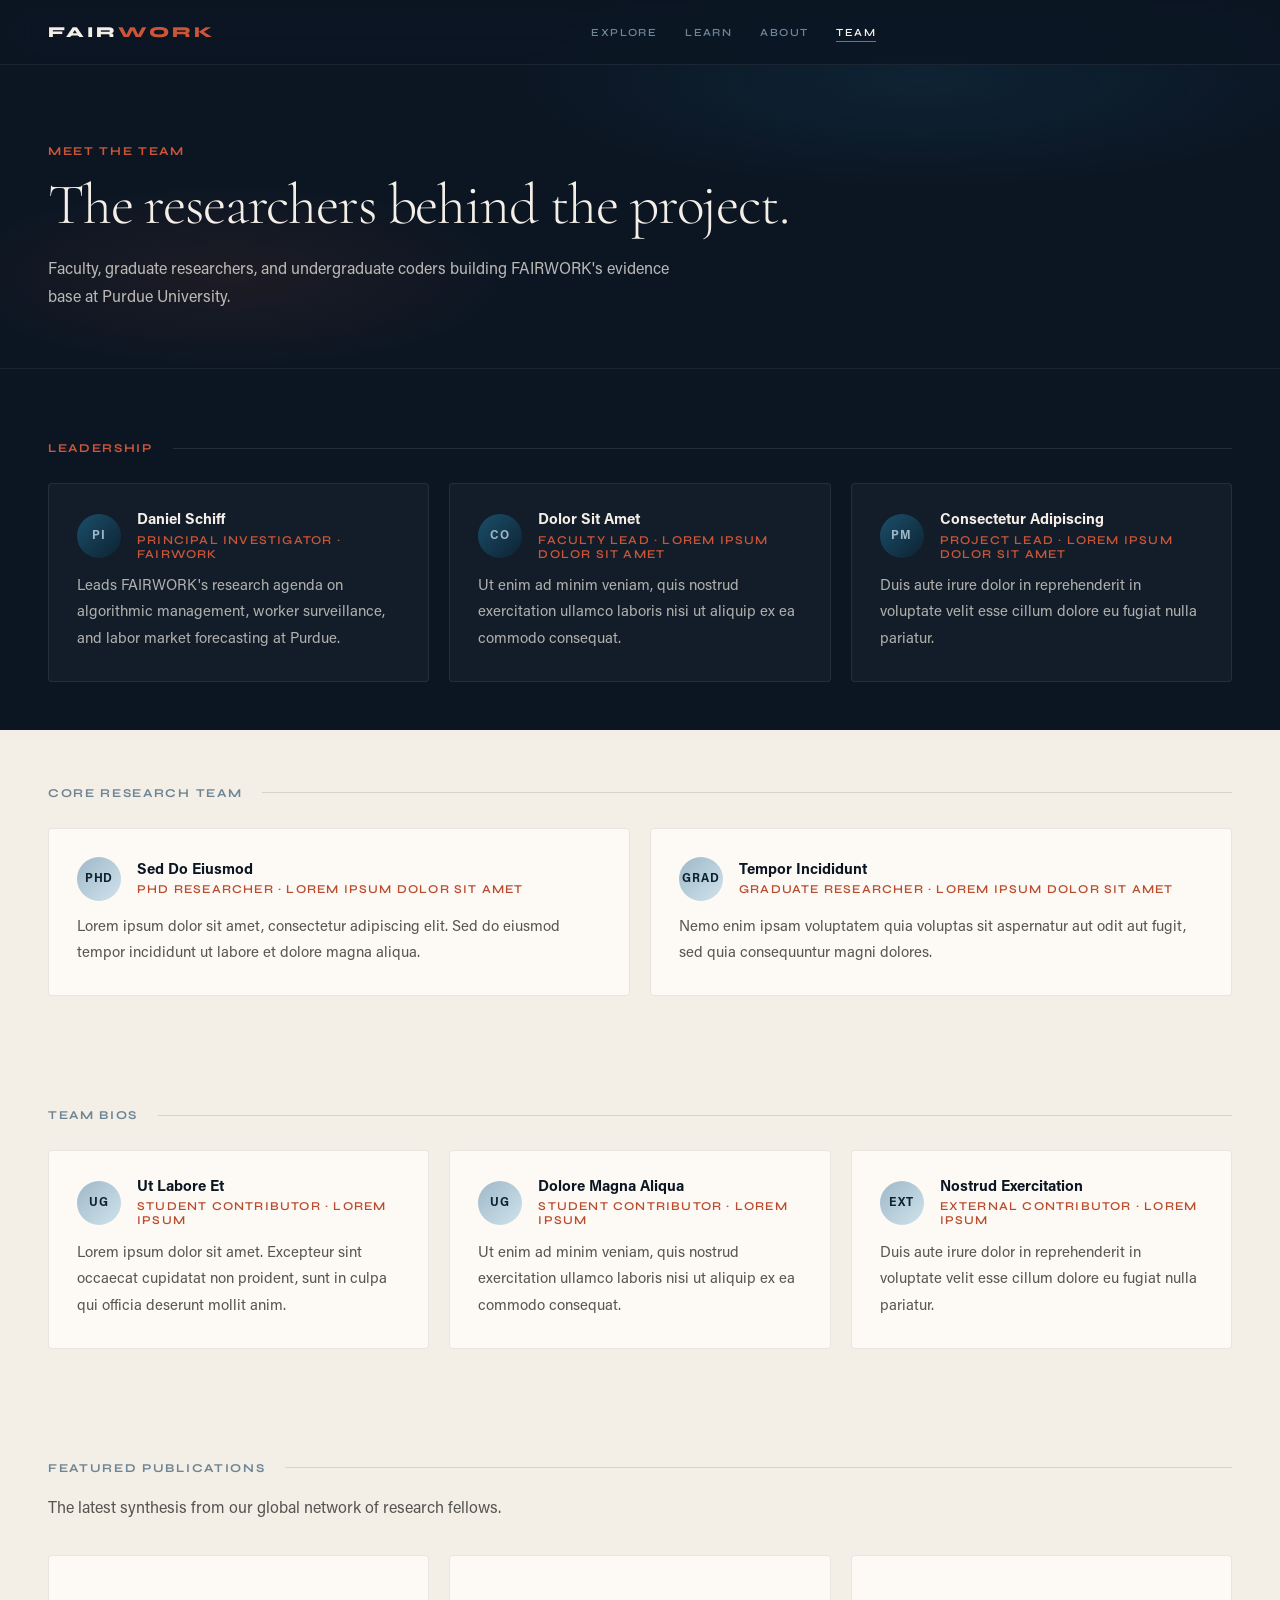
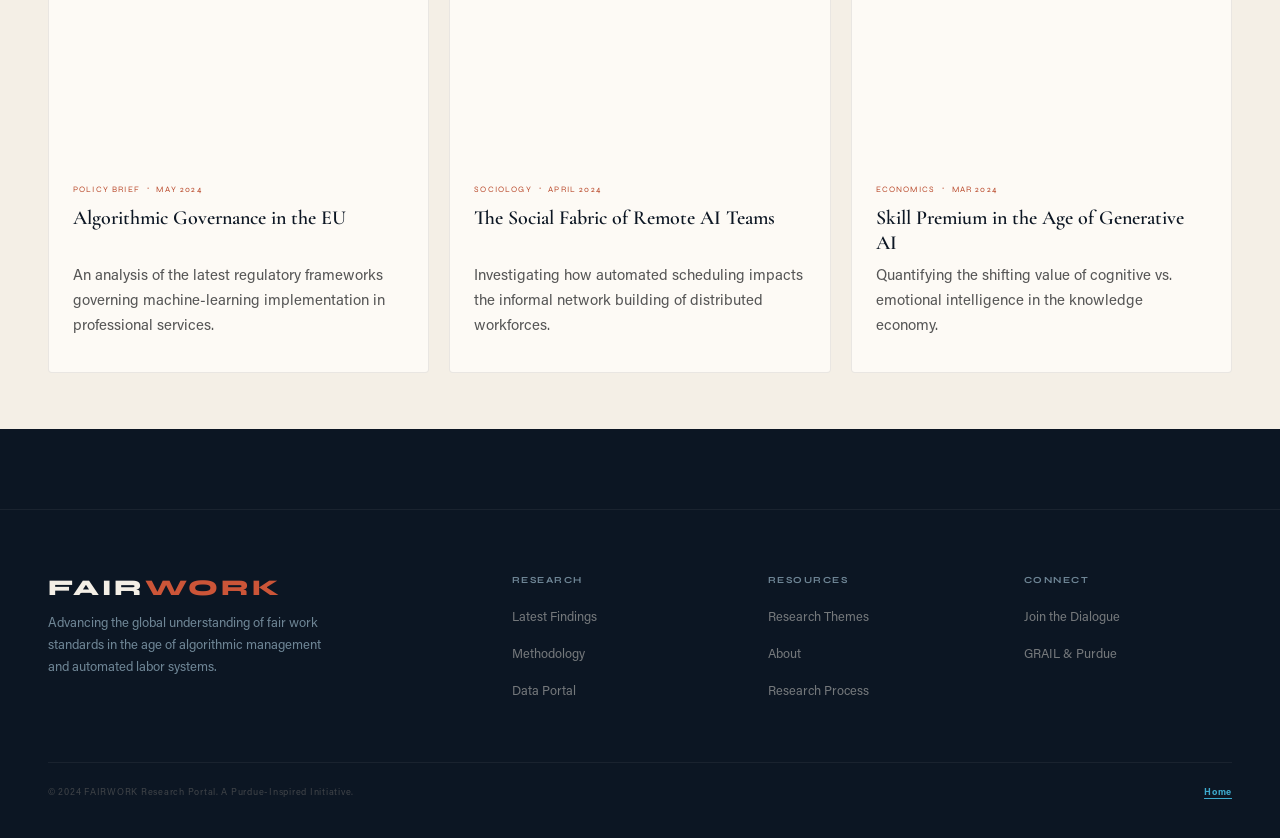
<file: team.html>
<!DOCTYPE html>
<html lang="en">
<head>
  <meta charset="UTF-8">
  <meta name="viewport" content="width=device-width, initial-scale=1.0">
  <title>Meet the Team — FAIRWORK</title>
  <link rel="preconnect" href="https://fonts.googleapis.com">
  <link href="https://fonts.googleapis.com/css2?family=Cormorant+Garamond:ital,wght@0,300;0,400;0,600;1,300;1,400;1,600&family=Syne:wght@400;600;700;800&display=swap" rel="stylesheet">
  <link href="https://fonts.googleapis.com/css2?family=Material+Symbols+Outlined:opsz,wght,FILL,GRAD@24,400,0,0&display=swap" rel="stylesheet">
  <link rel="stylesheet" href="css/team.css">
</head>
<body>
  <a class="skip-link" href="#main">Skip to main content</a>

  <nav aria-label="Main navigation">
    <div class="nav-logo"><a href="index.html">FAIR<span>WORK</span></a></div>
    <button type="button" class="nav-toggle" id="nav-toggle" aria-expanded="false" aria-controls="nav-menu" aria-label="Open menu">
      <span class="nav-icon" aria-hidden="true">menu</span>
    </button>
    <ul class="nav-links" id="nav-menu">
      <li><a href="index.html#projects">Explore</a></li>
      <li><a href="about.html#themes">Learn</a></li>
      <li><a href="about.html">About</a></li>
      <li><a href="team.html" class="active">Team</a></li>
    </ul>
  </nav>

  <header class="page-hero">
    <div class="eyebrow">Meet the Team</div>
    <h1>The researchers behind the project.</h1>
    <p>Faculty, graduate researchers, and undergraduate coders building FAIRWORK's evidence base at Purdue University.</p>
  </header>

  <main id="main" class="page-wrap">
    <section id="leadership">
      <div class="section-header">
        <span class="eyebrow">Leadership</span>
        <div class="section-rule"></div>
      </div>

      <div class="grid-3">
        <article class="person-card reveal">
          <div class="p-top">
            <div class="p-avi">PI</div>
            <div>
              <div class="p-name">Daniel Schiff</div>
              <div class="p-role">Principal Investigator · FAIRWORK</div>
            </div>
          </div>
          <div class="p-bio">Leads FAIRWORK's research agenda on algorithmic management, worker surveillance, and labor market forecasting at Purdue.</div>
        </article>

        <article class="person-card reveal d1">
          <div class="p-top">
            <div class="p-avi">Co</div>
            <div>
              <div class="p-name">Dolor Sit Amet</div>
              <div class="p-role">Faculty lead · Lorem ipsum dolor sit amet</div>
            </div>
          </div>
          <div class="p-bio">Ut enim ad minim veniam, quis nostrud exercitation ullamco laboris nisi ut aliquip ex ea commodo consequat.</div>
        </article>

        <article class="person-card reveal d2">
          <div class="p-top">
            <div class="p-avi">PM</div>
            <div>
              <div class="p-name">Consectetur Adipiscing</div>
              <div class="p-role">Project lead · Lorem ipsum dolor sit amet</div>
            </div>
          </div>
          <div class="p-bio">Duis aute irure dolor in reprehenderit in voluptate velit esse cillum dolore eu fugiat nulla pariatur.</div>
        </article>
      </div>
    </section>

    <section id="core" class="section-spacer section-light">
      <div class="section-header">
        <span class="eyebrow-dim">Core Research Team</span>
        <div class="rule-dim"></div>
      </div>

      <div class="grid-2">
        <article class="person-card reveal">
          <div class="p-top">
            <div class="p-avi">PhD</div>
            <div>
              <div class="p-name">Sed Do Eiusmod</div>
              <div class="p-role">PhD researcher · Lorem ipsum dolor sit amet</div>
            </div>
          </div>
          <div class="p-bio">Lorem ipsum dolor sit amet, consectetur adipiscing elit. Sed do eiusmod tempor incididunt ut labore et dolore magna aliqua.</div>
        </article>

        <article class="person-card reveal d1">
          <div class="p-top">
            <div class="p-avi">Grad</div>
            <div>
              <div class="p-name">Tempor Incididunt</div>
              <div class="p-role">Graduate researcher · Lorem ipsum dolor sit amet</div>
            </div>
          </div>
          <div class="p-bio">Nemo enim ipsam voluptatem quia voluptas sit aspernatur aut odit aut fugit, sed quia consequuntur magni dolores.</div>
        </article>
      </div>
    </section>

    <section id="bios" class="section-spacer section-light">
      <div class="section-header">
        <span class="eyebrow-dim">Team bios</span>
        <div class="rule-dim"></div>
      </div>

      <div class="grid-3">
        <article class="person-card reveal">
          <div class="p-top">
            <div class="p-avi">UG</div>
            <div>
              <div class="p-name">Ut Labore Et</div>
              <div class="p-role">Student contributor · Lorem ipsum</div>
            </div>
          </div>
          <div class="p-bio">Lorem ipsum dolor sit amet. Excepteur sint occaecat cupidatat non proident, sunt in culpa qui officia deserunt mollit anim.</div>
        </article>

        <article class="person-card reveal d1">
          <div class="p-top">
            <div class="p-avi">UG</div>
            <div>
              <div class="p-name">Dolore Magna Aliqua</div>
              <div class="p-role">Student contributor · Lorem ipsum</div>
            </div>
          </div>
          <div class="p-bio">Ut enim ad minim veniam, quis nostrud exercitation ullamco laboris nisi ut aliquip ex ea commodo consequat.</div>
        </article>

        <article class="person-card reveal d2">
          <div class="p-top">
            <div class="p-avi">Ext</div>
            <div>
              <div class="p-name">Nostrud Exercitation</div>
              <div class="p-role">External contributor · Lorem ipsum</div>
            </div>
          </div>
          <div class="p-bio">Duis aute irure dolor in reprehenderit in voluptate velit esse cillum dolore eu fugiat nulla pariatur.</div>
        </article>
      </div>
    </section>

    <section id="publications" class="section-spacer pubs-section pubs-section--page section-light">
      <div class="section-header">
        <span class="eyebrow-dim">Featured Publications</span>
        <div class="rule-dim"></div>
      </div>
      <p class="section-intro reveal">The latest synthesis from our global network of research fellows.</p>
      <div class="pubs-grid">
        <article class="pub-card reveal d1">
          <div class="pub-img" style="background-image:url('https://images.unsplash.com/photo-1558494949-ef010cbdcc31?w=800&q=80');"></div>
          <div class="pub-body">
            <div class="pub-meta"><span class="pub-type">Policy Brief</span><span class="pub-sep">■</span><span class="pub-date">May 2024</span></div>
            <h3 class="pub-title">Algorithmic Governance in the EU</h3>
            <p class="pub-desc">An analysis of the latest regulatory frameworks governing machine-learning implementation in professional services.</p>
          </div>
        </article>
        <article class="pub-card reveal d2">
          <div class="pub-img" style="background-image:url('https://images.unsplash.com/photo-1522071820081-009f0129c71c?w=800&q=80');"></div>
          <div class="pub-body">
            <div class="pub-meta"><span class="pub-type">Sociology</span><span class="pub-sep">■</span><span class="pub-date">April 2024</span></div>
            <h3 class="pub-title">The Social Fabric of Remote AI Teams</h3>
            <p class="pub-desc">Investigating how automated scheduling impacts the informal network building of distributed workforces.</p>
          </div>
        </article>
        <article class="pub-card reveal d3">
          <div class="pub-img" style="background-image:url('https://images.unsplash.com/photo-1480714378408-67e20d4bbc4b?w=800&q=80');"></div>
          <div class="pub-body">
            <div class="pub-meta"><span class="pub-type">Economics</span><span class="pub-sep">■</span><span class="pub-date">Mar 2024</span></div>
            <h3 class="pub-title">Skill Premium in the Age of Generative AI</h3>
            <p class="pub-desc">Quantifying the shifting value of cognitive vs. emotional intelligence in the knowledge economy.</p>
          </div>
        </article>
      </div>
    </section>
  </main>

  <footer class="site-footer">
    <div class="footer-top">
      <div><div class="footer-brand">FAIR<span>WORK</span></div><p class="footer-lead">Advancing the global understanding of fair work standards in the age of algorithmic management and automated labor systems.</p></div>
      <div><div class="footer-hd">Research</div><ul class="footer-links"><li><a href="#publications">Latest Findings</a></li><li><a href="index.html#methodology">Methodology</a></li><li><a href="index.html#projects">Data Portal</a></li></ul></div>
      <div><div class="footer-hd">Resources</div><ul class="footer-links"><li><a href="about.html#themes">Research Themes</a></li><li><a href="about.html">About</a></li><li><a href="process.html">Research Process</a></li></ul></div>
      <div><div class="footer-hd">Connect</div><ul class="footer-links"><li><a href="index.html#involve">Join the Dialogue</a></li><li><a href="index.html#grail">GRAIL &amp; Purdue</a></li></ul></div>
    </div>
    <div class="footer-bottom"><span class="footer-copy">© 2024 FAIRWORK Research Portal. A Purdue-Inspired Initiative.</span><span class="footer-copy"><a href="index.html" class="link-underline">Home</a></span></div>
  </footer>

  <script>
    const ro = new IntersectionObserver(
      (es) => es.forEach((e) => {
        if (e.isIntersecting) {
          e.target.classList.add('visible');
          ro.unobserve(e.target);
        }
      }),
      { threshold: 0.09 }
    );
    document.querySelectorAll('.reveal').forEach((el) => ro.observe(el));

    document.getElementById('nav-toggle').addEventListener('click', function () {
      const open = this.getAttribute('aria-expanded') === 'true';
      this.setAttribute('aria-expanded', String(!open));
      this.setAttribute('aria-label', open ? 'Open menu' : 'Close menu');
      this.querySelector('.nav-icon').textContent = open ? 'menu' : 'close';
      document.getElementById('nav-menu').classList.toggle('open', !open);
    });
  </script>
</body>
</html>
</file>
<file: css/styles.css>
@import url("fonts.css");

:root {
  --ink:    #0C1623;
  --ink2:   #0D2231;
  --cream:  #F4EFE6;
  --warm:   #ECE7DD;
  --rust:   #BA4B2D;
  --rust2:  #CC5538;
  --gold:   #1A80AE;
  --gold2:  #3DAACE;
  --slate:  #1A4F6B;
  --fog:    #6E8595;
  --fog2:   #9FB8C8;
  --white:  #FDFAF5;
  --teal:   #1A80AE;
  --ff-body: 'Acumin Pro', 'Franklin Gothic Medium', 'Franklin Gothic', 'ITC Franklin Gothic', Arial, sans-serif;
  --ff-d: 'Cormorant Garamond', Georgia, serif;
  --ff-u: 'Syne', sans-serif;
  --text-base: 1rem;
  --text-sm: 0.9375rem;
  --text-xs: 0.8125rem;
  --text-label: 0.75rem;
  --type-section: clamp(2rem, 3.5vw, 2.75rem);
  --type-card: 1.35rem;
  --type-pullquote: clamp(1.5rem, 2.8vw, 2rem);
  --type-page-title: clamp(2.4rem, 4.5vw, 3.75rem);
  --section-y: 5.25rem;
  --block-gap: 2.5rem;
  --content-leading: 1.8;
  --ease: cubic-bezier(.16,1,.3,1);
}

*,
*::before,
*::after {
  box-sizing: border-box;
  margin: 0;
  padding: 0;
}

html {
  scroll-behavior: smooth;
  font-size: 16px;
}

body {
  background: var(--ink);
  color: var(--cream);
  font-family: var(--ff-body);
  overflow-x: hidden;
  -webkit-font-smoothing: antialiased;
}

/* Body copy: Acumin Pro. Headlines: Cormorant. UI labels: Syne. */
p,
li,
.section-intro,
.hero-def-text,
.pubs-intro,
.panel-lead,
.objective-intro-right p,
.team-copy,
.method-copy,
.insight-body,
.theme-desc,
.achieve-desc,
.team-bio,
.dialogue-text,
.pub-desc,
.proj-desc,
.note p,
.page-hero p {
  font-family: var(--ff-body);
  line-height: var(--content-leading);
}

a {
  color: inherit;
  text-decoration: none;
  cursor: pointer;
}

button {
  font-family: inherit;
  cursor: pointer;
  border: none;
  background: none;
}

input,
textarea,
select {
  font-family: inherit;
}

/* ACCESSIBILITY */
.skip-link {
  position: absolute;
  top: -100px;
  left: 1rem;
  z-index: 999;
  padding: .65rem 1rem;
  background: var(--rust);
  color: var(--cream);
  font-family: var(--ff-u);
  font-size: .75rem;
  font-weight: 700;
  letter-spacing: .06em;
  text-transform: uppercase;
  border-radius: 2px;
}

.skip-link:focus {
  top: 1rem;
  outline: 2px solid var(--gold2);
  outline-offset: 2px;
}

.visually-hidden {
  position: absolute;
  width: 1px;
  height: 1px;
  padding: 0;
  margin: -1px;
  overflow: hidden;
  clip: rect(0, 0, 0, 0);
  white-space: nowrap;
  border: 0;
}

:focus-visible {
  outline: 2px solid var(--gold2);
  outline-offset: 2px;
}

@media (prefers-reduced-motion: reduce) {
  *,
  *::before,
  *::after {
    animation-duration: 0.01ms !important;
    animation-iteration-count: 1 !important;
    transition-duration: 0.01ms !important;
    scroll-behavior: auto !important;
  }

  .reveal {
    opacity: 1;
    transform: none;
  }
}

/* NAV */
nav {
  position: fixed;
  top: 0;
  left: 0;
  right: 0;
  z-index: 200;
  display: flex;
  align-items: center;
  justify-content: space-between;
  gap: 1.25rem;
  padding: 1.1rem 3rem;
  border-bottom: 1px solid rgba(244,239,230,.07);
  backdrop-filter: blur(16px) saturate(1.4);
  background: rgba(12,22,35,.88);
  transition: background .4s;
}

.nav-logo {
  font-family: var(--ff-u);
  font-weight: 800;
  font-size: .95rem;
  letter-spacing: .2em;
  text-transform: uppercase;
}

.nav-logo span {
  color: var(--rust2);
}

.nav-links {
  display: flex;
  flex: 1;
  min-width: 0;
  justify-content: center;
  flex-wrap: wrap;
  gap: 1.75rem;
  list-style: none;
}

.nav-links a {
  font-family: var(--ff-u);
  font-size: .68rem;
  font-weight: 600;
  letter-spacing: .13em;
  text-transform: uppercase;
  color: var(--fog);
  transition: color .2s;
  position: relative;
  padding-bottom: 3px;
}

.nav-links a::after {
  content: '';
  position: absolute;
  bottom: 0;
  left: 0;
  right: 0;
  height: 1px;
  background: var(--rust2);
  transform: scaleX(0);
  transform-origin: left;
  transition: transform .3s var(--ease);
}

.nav-links a:hover {
  color: var(--cream);
}

.nav-links a:hover::after,
.nav-links a.active::after {
  transform: scaleX(1);
}

.nav-links a.active {
  color: var(--cream);
}

.nav-ask-btn {
  padding: .55rem 1.4rem;
  background: var(--rust);
  color: var(--cream);
  font-family: var(--ff-u);
  font-size: .65rem;
  font-weight: 700;
  letter-spacing: .1em;
  text-transform: uppercase;
  border-radius: 2px;
  transition: background .2s;
  white-space: nowrap;
}

.nav-ask-btn:hover {
  background: var(--rust2);
}

.nav-toggle {
  display: none;
  align-items: center;
  justify-content: center;
  width: 44px;
  height: 44px;
  border: 1px solid rgba(244,239,230,.15);
  border-radius: 2px;
  color: var(--cream);
  flex-shrink: 0;
}

.nav-icon {
  font-family: 'Material Symbols Outlined';
  font-size: 1.35rem;
  font-variation-settings: 'FILL' 0, 'wght' 400, 'GRAD' 0, 'opsz' 24;
}

/* REVEAL */
.reveal {
  opacity: 0;
  transform: translateY(20px);
  transition: opacity .8s var(--ease), transform .8s var(--ease);
}

.reveal.visible {
  opacity: 1;
  transform: none;
}

.d1 { transition-delay: .08s; }
.d2 { transition-delay: .16s; }
.d3 { transition-delay: .24s; }
.d4 { transition-delay: .32s; }
.d5 { transition-delay: .40s; }
.d6 { transition-delay: .48s; }

/* SECTION UTILS */
.eyebrow {
  font-family: var(--ff-u);
  font-size: var(--text-label);
  font-weight: 700;
  letter-spacing: .14em;
  text-transform: uppercase;
  color: var(--rust2);
}

.eyebrow-dim {
  font-family: var(--ff-u);
  font-size: var(--text-label);
  font-weight: 700;
  letter-spacing: .14em;
  text-transform: uppercase;
  color: var(--fog);
}

.inline-link {
  color: var(--rust);
  text-decoration: underline;
  text-underline-offset: 3px;
  font-weight: 600;
}

.inline-link:hover {
  color: var(--rust2);
}

.section-rule {
  height: 1px;
  background: rgba(244,239,230,.1);
  flex: 1;
}

.rule-dim {
  height: 1px;
  background: rgba(10,10,10,.12);
  flex: 1;
}

.section-header {
  display: flex;
  align-items: center;
  gap: 1.25rem;
  margin-bottom: 2.5rem;
}

.section-intro {
  font-size: var(--text-base);
  line-height: var(--content-leading);
  color: #555;
  margin-bottom: 2.25rem;
  max-width: 560px;
}

.btn-primary {
  padding: .85rem 2.25rem;
  background: var(--rust);
  color: var(--cream);
  font-family: var(--ff-u);
  font-size: var(--text-label);
  font-weight: 700;
  letter-spacing: .1em;
  text-transform: uppercase;
  border-radius: 4px;
  transition: background .2s, transform .15s;
  display: inline-block;
}

.btn-primary:hover {
  background: var(--rust2);
  transform: translateY(-1px);
}

.btn-outline {
  padding: .85rem 2rem;
  border: 1px solid rgba(244,239,230,.22);
  color: var(--fog2);
  font-family: var(--ff-u);
  font-size: var(--text-label);
  font-weight: 600;
  letter-spacing: .1em;
  text-transform: uppercase;
  border-radius: 4px;
  transition: border-color .2s, color .2s, background .2s;
  display: inline-block;
}

.btn-outline:hover {
  border-color: var(--cream);
  color: var(--cream);
}

/* HERO */
.hero {
  min-height: 100vh;
  padding: 0 3rem;
  display: grid;
  grid-template-rows: 1fr auto;
  position: relative;
  overflow: hidden;
}

.hero-canvas {
  position: absolute;
  inset: 0;
  pointer-events: none;
  background:
    radial-gradient(ellipse 55% 60% at 75% 35%, rgba(26,128,174,.18) 0%, transparent 65%),
    radial-gradient(ellipse 35% 50% at 20% 80%, rgba(26,79,107,.15) 0%, transparent 55%);
}

.hero-grid {
  position: absolute;
  inset: 0;
  pointer-events: none;
  opacity: .03;
  background-image:
    linear-gradient(var(--cream) 1px, transparent 1px),
    linear-gradient(90deg, var(--cream) 1px, transparent 1px);
  background-size: 72px 72px;
}

.hero-layout {
  position: relative;
  z-index: 1;
  min-height: calc(100vh - 120px);
  padding-top: 7rem;
}

.search-bar {
  display: flex;
  align-items: center;
  gap: .5rem;
  padding: .35rem .35rem .35rem 1rem;
  background: var(--white);
  border: 1px solid rgba(244,239,230,.35);
  border-radius: 999px;
  box-shadow: 0 8px 32px rgba(0,0,0,.18);
}

.search-wrap {
  width: 100%;
  max-width: 580px;
  margin: 2rem 0 1.25rem;
  opacity: 0;
  transform: translateY(14px);
  animation: up .8s var(--ease) .45s forwards;
}

.search-bar--center {
  width: 100%;
}

.search-bar:focus-within {
  border-color: var(--gold2);
  box-shadow: 0 8px 32px rgba(0,0,0,.18), 0 0 0 3px rgba(26,128,174,.25);
}

.search-icon {
  font-family: 'Material Symbols Outlined';
  font-size: 1.25rem;
  color: var(--fog);
  flex-shrink: 0;
  font-variation-settings: 'FILL' 0, 'wght' 400, 'GRAD' 0, 'opsz' 24;
}

.search-input {
  flex: 1;
  min-width: 0;
  border: none;
  outline: none;
  background: none;
  font-size: .95rem;
  color: var(--ink);
  padding: .65rem 0;
  min-height: 44px;
}

.search-input::placeholder {
  color: var(--fog);
}

.hero-body {
  display: flex;
  flex-direction: column;
  justify-content: center;
  padding-bottom: 2rem;
  position: relative;
  z-index: 1;
  max-width: 720px;
}

.hero-kicker {
  font-family: var(--ff-u);
  font-size: var(--text-label);
  font-weight: 700;
  letter-spacing: .14em;
  text-transform: uppercase;
  color: var(--rust2);
  margin-bottom: 1.4rem;
  opacity: 0;
  transform: translateY(10px);
  animation: up .7s var(--ease) .15s forwards;
}

.hero-headline {
  display: grid;
  gap: .12rem;
  font-family: var(--ff-d);
  font-size: clamp(3.2rem, 7.5vw, 7.2rem);
  font-weight: 300;
  line-height: 1.02;
  letter-spacing: -.03em;
  max-width: 820px;
  margin-bottom: 1.6rem;
  opacity: 0;
  transform: translateY(22px);
  animation: up .95s var(--ease) .25s forwards;
}

.hero-headline span {
  display: inline-block;
  white-space: nowrap;
}

@media (max-width: 760px) {
  .hero-headline {
    gap: .08rem;
  }

  .hero-headline span {
    white-space: normal;
  }
}

.hero-headline em {
  font-style: italic;
  color: var(--gold2);
}

.hero-headline strong {
  font-weight: 600;
  color: var(--cream);
}

.hero-def {
  display: grid;
  grid-template-columns: auto 1fr;
  gap: 1.5rem;
  max-width: 680px;
  margin-bottom: 3rem;
  opacity: 0;
  transform: translateY(14px);
  animation: up .8s var(--ease) .45s forwards;
}

.hero-def-bar {
  width: 3px;
  background: var(--rust);
  border-radius: 2px;
}

.hero-def-text {
  font-size: var(--text-base);
  font-weight: 400;
  line-height: 1.75;
  color: rgba(244,239,230,.75);
}

.hero-ctas {
  display: flex;
  gap: 1rem;
  align-items: center;
  flex-wrap: wrap;
  opacity: 0;
  transform: translateY(10px);
  animation: up .7s var(--ease) .6s forwards;
}

.hero-bracket-note {
  font-family: var(--ff-u);
  font-size: .62rem;
  letter-spacing: .12em;
  text-transform: uppercase;
  color: rgba(244,239,230,.35);
}

.hero-stats {
  display: grid;
  grid-template-columns: repeat(4, 1fr);
  border-top: 1px solid rgba(244,239,230,.08);
  padding: 2.25rem 0;
  position: relative;
  z-index: 1;
  opacity: 0;
  animation: up .7s var(--ease) .75s forwards;
}

.hero-stat {
  padding: 0 2.25rem;
  border-right: 1px solid rgba(244,239,230,.07);
}

.hero-stat:first-child {
  padding-left: 0;
}

.hero-stat:last-child {
  border-right: none;
}

.stat-num {
  font-family: var(--ff-d);
  font-size: 2.6rem;
  font-weight: 300;
  color: var(--cream);
  line-height: 1;
  margin-bottom: .3rem;
}

.stat-num b {
  color: var(--rust2);
  font-weight: 300;
}

.stat-lbl {
  font-family: var(--ff-u);
  font-size: var(--text-label);
  font-weight: 600;
  letter-spacing: .12em;
  text-transform: uppercase;
  color: var(--fog);
}

@keyframes up {
  to {
    opacity: 1;
    transform: translateY(0);
  }
}

/* VIDEO */
.video-section {
  background: var(--cream);
  padding: var(--section-y) 3rem;
}

.video-frame {
  max-width: 1100px;
  margin: 0 auto;
  aspect-ratio: 16 / 9;
  background: var(--warm);
  border: 1px solid rgba(10,10,10,.08);
  border-radius: 4px;
  overflow: hidden;
}

.video-frame iframe,
.video-frame video {
  display: block;
  width: 100%;
  height: 100%;
  border: 0;
}

.video-placeholder {
  height: 100%;
  display: flex;
  flex-direction: column;
  align-items: center;
  justify-content: center;
  gap: 1rem;
  color: var(--fog);
}

.video-play {
  font-family: 'Material Symbols Outlined';
  font-size: 2.5rem;
  width: 4.5rem;
  height: 4.5rem;
  display: grid;
  place-items: center;
  border-radius: 50%;
  background: var(--rust);
  color: var(--cream);
}

.video-label {
  font-family: var(--ff-u);
  font-size: var(--text-label);
  font-weight: 700;
  letter-spacing: .14em;
  text-transform: uppercase;
}

@media (max-width: 768px) {
  .video-section {
    padding: 3rem 1rem;
  }
}

/* TICKER */
.ticker-wrap {
  background: var(--rust);
  padding: .7rem 0;
  overflow: hidden;
  position: relative;
  border-top: 1px solid rgba(255,255,255,.1);
  border-bottom: 1px solid rgba(0,0,0,.2);
}

.ticker-label {
  position: absolute;
  left: 0;
  top: 0;
  bottom: 0;
  background: var(--ink);
  display: flex;
  align-items: center;
  padding: 0 1.5rem;
  font-family: var(--ff-u);
  font-size: .62rem;
  font-weight: 500;
  letter-spacing: .15em;
  text-transform: uppercase;
  color: var(--gold2);
  z-index: 2;
  border-right: 1px solid rgba(186,75,45,.4);
  white-space: nowrap;
}

.ticker-track {
  display: flex;
  align-items: center;
  animation: ticker 55s linear infinite;
  white-space: nowrap;
  padding-left: 145px;
}

.ticker-track:hover {
  animation-play-state: paused;
}

.ticker-item {
  display: inline-flex;
  align-items: center;
  gap: .75rem;
  padding: 0 2.5rem;
  font-size: .75rem;
  font-weight: 600;
  color: rgba(253,250,245,.92);
  letter-spacing: .02em;
}

.ticker-item::after {
  content: '◆';
  font-size: .4rem;
  color: rgba(253,250,245,.4);
}

@keyframes ticker {
  from { transform: translateX(0); }
  to { transform: translateX(-50%); }
}

/* ACHIEVEMENTS */
.achieve {
  background: var(--warm);
  color: var(--ink);
  padding: var(--section-y) 3rem;
}

.achieve-wrap {
  max-width: 1100px;
  margin: 0 auto;
}

.achieve-hd {
  margin-bottom: 2.25rem;
}

.achieve-grid {
  display: grid;
  grid-template-columns: repeat(4, 1fr);
  gap: 1.5rem;
}

.achieve-card {
  padding: 2rem 1.75rem;
  background: var(--white);
  border: 1px solid rgba(10,10,10,.08);
  border-radius: 4px;
  transition: background .25s, border-color .25s, box-shadow .25s;
}

.achieve-card:hover {
  border-color: rgba(186,75,45,.2);
  box-shadow: 0 8px 28px rgba(10,10,10,.06);
}

.achieve-yr {
  font-family: var(--ff-u);
  font-size: var(--text-label);
  font-weight: 700;
  letter-spacing: .14em;
  text-transform: uppercase;
  color: var(--rust);
  margin-bottom: .65rem;
}

.achieve-title {
  font-family: var(--ff-d);
  font-size: var(--type-card);
  font-weight: 400;
  line-height: 1.25;
  color: var(--ink);
  margin-bottom: .65rem;
}

.achieve-desc {
  font-size: var(--text-sm);
  line-height: var(--content-leading);
  color: #555;
}

/* INSIGHT OF THE MONTH */
.insight {
  background: var(--warm);
  color: var(--ink);
  padding: var(--section-y) 3rem;
}

.insight-wrap {
  max-width: 820px;
  margin: 0 auto;
}

.insight-label {
  font-family: var(--ff-u);
  font-size: var(--text-label);
  font-weight: 700;
  letter-spacing: .14em;
  text-transform: uppercase;
  color: var(--rust);
  margin-bottom: 1.5rem;
}

.insight-quote {
  font-family: var(--ff-d);
  font-size: var(--type-pullquote);
  font-weight: 300;
  font-style: italic;
  line-height: 1.5;
  color: var(--ink);
  margin-bottom: 1.5rem;
  border: none;
  padding: 0;
}

.insight-body {
  font-size: var(--text-base);
  line-height: var(--content-leading);
  color: #444;
  margin-bottom: 2.25rem;
  max-width: 640px;
}

.insight-footer {
  display: flex;
  align-items: flex-end;
  justify-content: space-between;
  gap: 2rem;
  flex-wrap: wrap;
  padding-top: 1.75rem;
  border-top: 1px solid rgba(10,10,10,.1);
}

.insight-link {
  font-family: var(--ff-u);
  font-size: var(--text-label);
  font-weight: 700;
  letter-spacing: .14em;
  text-transform: uppercase;
  color: var(--rust);
  text-decoration: underline;
  text-underline-offset: 4px;
}

.insight-name {
  font-weight: 700;
  font-size: var(--text-sm);
  color: var(--ink);
}

.insight-role {
  font-family: var(--ff-u);
  font-size: var(--text-label);
  font-weight: 600;
  letter-spacing: .1em;
  text-transform: uppercase;
  color: var(--fog);
  margin-top: .2rem;
}

/* CORE RESEARCH THEMES */
.themes-section {
  background: var(--ink2);
  padding: 6rem 3rem;
}

.themes-intro {
  font-size: var(--text-base);
  color: #555;
  margin: -2rem 0 2.5rem;
  max-width: 520px;
}

.themes-grid {
  display: grid;
  grid-template-columns: repeat(3, 1fr);
  gap: 2px;
  background: rgba(244,239,230,.04);
}

.theme-card {
  background: var(--ink2);
  padding: 2.25rem 2rem;
  transition: background .25s;
  position: relative;
}

.theme-card:hover {
  background: #122033;
}

.theme-card::before {
  content: '';
  position: absolute;
  top: 0;
  left: 0;
  right: 0;
  height: 2px;
  background: var(--rust);
  transform: scaleX(0);
  transform-origin: left;
  transition: transform .35s var(--ease);
}

.theme-card:hover::before {
  transform: scaleX(1);
}

.theme-num {
  font-family: var(--ff-u);
  font-size: var(--text-label);
  font-weight: 700;
  letter-spacing: .14em;
  color: var(--rust2);
  margin-bottom: 1rem;
}

.theme-title {
  font-family: var(--ff-d);
  font-size: var(--type-card);
  font-weight: 400;
  color: var(--cream);
  margin-bottom: .65rem;
}

.theme-desc {
  font-size: var(--text-sm);
  line-height: 1.7;
  color: rgba(244,239,230,.75);
}

/* THEMES ON CREAM (homepage mission) */
.themes-block {
  margin: 4rem 0;
}

.sec-themes .themes-intro {
  margin-bottom: 2.25rem;
}

.themes--light {
  display: grid;
  grid-template-columns: repeat(3, 1fr);
  gap: 1.5rem;
  background: transparent;
}

.themes--light .theme-card {
  background: var(--white);
  border: 1px solid rgba(10,10,10,.08);
  border-radius: 4px;
  padding: 2rem 1.75rem;
  transition: background .25s, border-color .25s, box-shadow .25s;
}

.themes--light .theme-card:hover {
  background: var(--white);
  border-color: rgba(186,75,45,.2);
  box-shadow: 0 8px 28px rgba(10,10,10,.06);
}

.themes--light .theme-num {
  font-family: var(--ff-u);
  font-size: var(--text-label);
  font-weight: 700;
  letter-spacing: .14em;
  color: var(--rust);
  margin-bottom: .65rem;
}

.themes--light .theme-title {
  font-family: var(--ff-d);
  font-size: var(--type-card);
  font-weight: 400;
  color: var(--ink);
  margin-bottom: .75rem;
}

.themes--light .theme-desc {
  font-size: var(--text-sm);
  line-height: var(--content-leading);
  color: #555;
}

/* FEATURED PUBLICATIONS */
.pubs-section {
  background: var(--cream);
  color: var(--ink);
  padding: 6rem 3rem;
}

.pubs-intro {
  font-size: var(--text-base);
  line-height: 1.75;
  color: #666;
  margin: -2rem 0 2.5rem;
  max-width: 520px;
}

.pubs-archive-link {
  font-family: var(--ff-u);
  font-size: var(--text-label);
  font-weight: 700;
  letter-spacing: .12em;
  text-transform: uppercase;
  color: var(--rust);
  white-space: nowrap;
  display: flex;
  align-items: center;
  gap: .35rem;
  flex-shrink: 0;
  transition: color .2s;
}

.pubs-archive-link:hover {
  color: var(--rust2);
}

.pubs-archive-link span {
  font-family: 'Material Symbols Outlined';
  font-size: .9rem;
  font-variation-settings: 'FILL' 0, 'wght' 400, 'GRAD' 0, 'opsz' 20;
}

.pubs-grid {
  display: grid;
  grid-template-columns: repeat(3, 1fr);
  gap: 2px;
  background: rgba(10,10,10,.08);
}

.pub-card {
  background: var(--white);
  display: flex;
  flex-direction: column;
  cursor: pointer;
  transition: background .25s;
  min-height: 100%;
}

.pub-card:hover {
  background: var(--warm);
}

.pub-img {
  width: 100%;
  height: 200px;
  flex-shrink: 0;
  background-size: cover;
  background-position: center;
  filter: grayscale(1);
  transition: filter .3s;
}

.pub-card:hover .pub-img {
  filter: grayscale(.25);
}

.pub-body {
  padding: 1.75rem 1.5rem 2rem;
  display: flex;
  flex-direction: column;
  flex: 1;
}

.pub-meta {
  display: flex;
  align-items: center;
  gap: .45rem;
  margin-bottom: .75rem;
}

.pub-type,
.pub-date {
  font-family: var(--ff-u);
  font-size: .52rem;
  letter-spacing: .14em;
  text-transform: uppercase;
  color: var(--rust);
}

.pub-sep {
  font-size: .4rem;
  color: var(--rust);
  opacity: .55;
}

.pub-title {
  font-family: var(--ff-d);
  font-size: 1.25rem;
  font-weight: 600;
  line-height: 1.25;
  color: var(--ink);
  margin-bottom: .6rem;
}

.pub-desc {
  font-size: .82rem;
  line-height: 1.65;
  color: #666;
  margin-top: auto;
}

/* OBJECTIVE + GRAIL */
.objective-grail {
  margin-top: 5rem;
  padding-top: 1rem;
}

.objective-grail-inner {
  display: grid;
  grid-template-columns: 1.15fr 1fr;
  gap: 2px;
  background: rgba(10,10,10,.08);
}

.objective-grail-copy {
  background: var(--white);
  padding: 2.75rem 2.5rem;
}

.objective-grail-title {
  font-family: var(--ff-d);
  font-size: var(--type-section);
  font-weight: 300;
  line-height: 1.15;
  color: var(--ink);
  margin-bottom: 1rem;
}

.objective-grail-title em {
  font-style: italic;
  color: var(--rust);
}

.objective-grail-text {
  font-size: var(--text-base);
  line-height: 1.75;
  color: #555;
  margin-bottom: 1.75rem;
  max-width: 520px;
}

.objective-grail-stats {
  display: grid;
  grid-template-columns: 1fr;
  gap: 2px;
  background: rgba(10,10,10,.08);
}

.objective-grail-stats .obj-card {
  height: 100%;
}

/* PROJECTS 3-col */
.projects-intro {
  font-size: .85rem;
  color: var(--fog);
  margin: -2rem 0 2rem;
}

.projects-grid-3 {
  grid-template-columns: repeat(3, 1fr);
}

/* ENGAGE (combined join / subscribe) */
.engage-section {
  background: linear-gradient(135deg, var(--slate) 0%, var(--ink2) 100%);
  padding: 5rem 3rem;
  border-top: 1px solid rgba(244,239,230,.08);
}

.engage-inner {
  display: grid;
  grid-template-columns: 1.1fr 1fr;
  gap: 4rem;
  align-items: start;
  max-width: 1100px;
  margin: 0 auto;
}

.engage-headline {
  font-family: var(--ff-d);
  font-size: var(--type-section);
  font-weight: 300;
  line-height: 1.15;
  color: var(--cream);
  margin-bottom: .75rem;
}

.engage-headline em {
  font-style: italic;
  color: var(--gold2);
}

.engage-text {
  font-size: var(--text-base);
  line-height: 1.75;
  color: var(--fog);
  margin-bottom: 1.5rem;
  max-width: 440px;
}

.engage-quick-links {
  display: flex;
  flex-direction: column;
  gap: .5rem;
}

.engage-link {
  font-family: var(--ff-u);
  font-size: .62rem;
  letter-spacing: .1em;
  text-transform: uppercase;
  color: var(--gold2);
  transition: color .2s;
}

.engage-link:hover {
  color: var(--cream);
}

.engage-form {
  display: flex;
  flex-direction: column;
  gap: .6rem;
  padding-top: .5rem;
}

.engage-inp {
  width: 100%;
  background: rgba(244,239,230,.05);
  border: 1px solid rgba(244,239,230,.15);
  border-radius: 2px;
  padding: .75rem 1rem;
  color: var(--cream);
  font-size: .85rem;
  outline: none;
  transition: border-color .2s;
}

.engage-inp:focus {
  border-color: var(--rust2);
}

.engage-inp::placeholder {
  color: var(--fog);
}

.engage-select {
  appearance: none;
  cursor: pointer;
}

.engage-submit {
  margin-top: .35rem;
  width: 100%;
  text-align: center;
}

.engage-privacy {
  font-size: .55rem;
  letter-spacing: .06em;
  color: var(--fog);
  text-align: center;
}

/* GET INVOLVED (legacy) */
.involve-section {
  background: var(--warm);
  color: var(--ink);
  padding: 6rem 3rem;
}

.involve-inner {
  display: grid;
  grid-template-columns: 1fr 1fr;
  gap: 4rem;
  align-items: start;
}

.involve-headline {
  font-family: var(--ff-d);
  font-size: var(--type-section);
  font-weight: 300;
  line-height: 1.1;
  margin-bottom: 1rem;
}

.involve-headline em {
  font-style: italic;
  color: var(--rust);
}

.involve-text {
  font-size: var(--text-base);
  line-height: 1.75;
  color: #555;
  margin-bottom: 1rem;
}

.involve-phase-note {
  font-size: .58rem;
  letter-spacing: .08em;
  color: var(--fog);
}

.involve-form {
  display: flex;
  flex-direction: column;
  gap: .6rem;
}

.involve-inp {
  width: 100%;
  background: var(--white);
  border: 1px solid rgba(10,10,10,.12);
  border-radius: 2px;
  padding: .7rem 1rem;
  font-size: .85rem;
  color: var(--ink);
  outline: none;
  transition: border-color .2s;
}

.involve-inp:focus {
  border-color: var(--rust);
}

.involve-select {
  appearance: none;
  cursor: pointer;
}

.involve-textarea {
  resize: vertical;
  min-height: 80px;
}

.involve-submit {
  margin-top: .5rem;
}

/* FUNDING */
.funding-section {
  background: var(--rust);
  padding: 5rem 3rem;
  color: var(--cream);
}

.funding-inner {
  display: grid;
  grid-template-columns: 1.5fr 1fr;
  gap: 3rem;
  align-items: center;
  max-width: 1000px;
}

.funding-eyebrow {
  font-family: var(--ff-u);
  font-size: .6rem;
  font-weight: 700;
  letter-spacing: .18em;
  text-transform: uppercase;
  color: rgba(253,250,245,.7);
  margin-bottom: .75rem;
}

.funding-headline {
  font-family: var(--ff-d);
  font-size: var(--type-section);
  font-weight: 300;
  line-height: 1.15;
  margin-bottom: 1rem;
}

.funding-headline em {
  font-style: italic;
}

.funding-text {
  font-size: var(--text-base);
  line-height: 1.75;
  color: rgba(253,250,245,.85);
}

.funding-btn {
  background: var(--ink);
  display: inline-block;
  margin-bottom: .75rem;
}

.funding-btn:hover {
  background: var(--ink2);
}

.funding-note {
  font-size: .58rem;
  letter-spacing: .06em;
  color: rgba(253,250,245,.6);
}

/* SUBSCRIBE */
.subscribe-section {
  background: var(--ink2);
  padding: 5rem 3rem;
}

.subscribe-inner {
  display: grid;
  grid-template-columns: 1.2fr 1fr;
  gap: 4rem;
  align-items: start;
}

.subscribe-headline {
  font-family: var(--ff-d);
  font-size: var(--type-section);
  font-weight: 300;
  line-height: 1.15;
  color: var(--cream);
  margin-bottom: .75rem;
}

.subscribe-headline em {
  font-style: italic;
  color: var(--gold2);
}

.subscribe-text {
  font-size: .85rem;
  line-height: 1.7;
  color: var(--fog);
  margin-bottom: 1.25rem;
}

.subscribe-topics {
  list-style: none;
  display: flex;
  flex-direction: column;
  gap: .4rem;
}

.subscribe-topics li {
  font-size: .62rem;
  letter-spacing: .06em;
  color: rgba(244,239,230,.45);
  padding-left: 1rem;
  position: relative;
}

.subscribe-topics li::before {
  content: '→';
  position: absolute;
  left: 0;
  color: var(--rust2);
}

.subscribe-form {
  display: flex;
  flex-direction: column;
  gap: .75rem;
  padding-top: 3rem;
}

.subscribe-inp {
  width: 100%;
  background: rgba(244,239,230,.05);
  border: 1px solid rgba(244,239,230,.15);
  border-radius: 2px;
  padding: .85rem 1rem;
  color: var(--cream);
  font-size: .88rem;
  outline: none;
}

.subscribe-inp:focus {
  border-color: var(--rust2);
}

.subscribe-inp::placeholder {
  color: var(--fog);
}

.subscribe-privacy {
  font-size: .55rem;
  letter-spacing: .06em;
  color: var(--fog);
}

/* JOIN THE DIALOGUE */
.dialogue {
  background:
    linear-gradient(135deg, var(--slate) 0%, var(--ink2) 55%, #0a1520 100%);
  color: var(--cream);
  padding: var(--section-y) 3rem;
  border-top: 1px solid rgba(244,239,230,.08);
}

.dialogue-wrap {
  text-align: center;
  max-width: 680px;
  margin: 0 auto;
}

.dialogue-hd {
  font-family: var(--ff-d);
  font-size: var(--type-section);
  font-weight: 300;
  color: var(--cream);
  margin-bottom: .75rem;
}

.dialogue-hd em {
  font-style: italic;
  color: var(--gold2);
}

.dialogue-text {
  font-size: var(--text-base);
  line-height: var(--content-leading);
  color: rgba(244,239,230,.78);
  margin-bottom: 2.25rem;
}

.dialogue-actions {
  display: flex;
  gap: 1rem;
  justify-content: center;
  flex-wrap: wrap;
}

.dialogue .btn-outline {
  border-color: rgba(244,239,230,.28);
  color: var(--cream);
}

.dialogue .btn-outline:hover {
  background: var(--cream);
  color: var(--ink);
  border-color: var(--cream);
}

/* GRAIL & PURDUE AFFILIATE BANNER */
.affil {
  background: #ffffff;
  color: var(--ink);
  padding: var(--section-y) 3rem;
  border-top: 1px solid rgba(10,10,10,.06);
}

.affil-wrap {
  max-width: 900px;
  margin: 0 auto;
  text-align: center;
}

.affil-label {
  font-family: var(--ff-u);
  font-size: var(--text-label);
  font-weight: 700;
  letter-spacing: .18em;
  text-transform: uppercase;
  color: var(--rust);
  margin-top: -2.2rem;
  margin-bottom: 1.6rem;
}

.affil-logos {
  display: flex;
  align-items: center;
  justify-content: center;
  flex-wrap: nowrap;
  gap: 1.6rem 2.2rem;
  margin-bottom: 1.6rem;
}

.affil-logo {
  display: inline-flex;
  align-items: center;
  justify-content: center;
  min-height: 6rem;
}

.affil-logo img {
  max-height: 9.35rem;
  width: auto;
  max-width: 16.5rem;
  object-fit: contain;
  display: block;
  filter: brightness(1.02);
}

.affil-logo--grail img {
  max-height: 5rem;
}

.affil-copy {
  font-size: var(--text-base);
  line-height: 1.75;
  color: rgba(10,10,10,.74);
  max-width: 660px;
  margin: 0 auto 1.75rem;
}

.affil-copy strong {
  color: var(--ink);
  font-weight: 600;
}

.affil-btn {
  display: inline-flex;
  align-items: center;
  gap: .35rem;
  padding: .85rem 1.75rem;
  border: 1px solid rgba(10,10,10,.25);
  border-radius: 999px;
  font-family: var(--ff-u);
  font-size: var(--text-label);
  font-weight: 700;
  letter-spacing: .12em;
  text-transform: uppercase;
  color: var(--ink);
  transition: background .2s, border-color .2s, color .2s;
}

.affil-btn:hover {
  background: var(--ink);
  color: var(--cream);
  border-color: var(--ink);
}

.affil-actions {
  display: flex;
  align-items: center;
  justify-content: center;
  flex-wrap: wrap;
  gap: 1rem;
}

.affil-btn--filled {
  background: var(--rust);
  color: var(--cream);
  border-color: var(--rust);
}

.affil-btn--filled:hover {
  background: var(--ink);
  color: var(--cream);
  border-color: var(--ink);
}

/* OBJECTIVE */
.sec-themes {
  background: var(--cream);
  color: var(--ink);
  padding: var(--section-y) 3rem;
  max-width: none;
}

.sec-themes > .section-header,
.sec-themes > .themes-grid,
.sec-themes > .grail-brief {
  max-width: 1100px;
  margin-left: auto;
  margin-right: auto;
}

.objective-intro {
  display: grid;
  grid-template-columns: 1fr 1.8fr;
  gap: 4rem;
  margin-bottom: 5rem;
  align-items: start;
}

.obj-big {
  font-family: var(--ff-d);
  font-size: 3.5rem;
  font-weight: 600;
  line-height: 1.1;
  font-style: italic;
}

.obj-big em {
  color: var(--rust);
  font-style: normal;
}

.objective-intro-right p {
  font-size: var(--text-base);
  line-height: 1.75;
  color: #444;
}

.objective-grid {
  display: grid;
  grid-template-columns: repeat(3, 1fr);
  gap: 2px;
  background: rgba(10,10,10,.08);
}

.obj-card {
  background: var(--white);
  padding: 2.75rem 2.25rem;
  position: relative;
  overflow: hidden;
  transition: background .25s;
}

.obj-card:hover {
  background: var(--warm);
}

.obj-card::before {
  content: '';
  position: absolute;
  top: 0;
  left: 0;
  right: 0;
  height: 3px;
  background: var(--rust);
  transform: scaleX(0);
  transform-origin: left;
  transition: transform .4s var(--ease);
}

.obj-card:hover::before {
  transform: scaleX(1);
}

.obj-num {
  font-family: var(--ff-u);
  font-size: .62rem;
  font-weight: 700;
  letter-spacing: .15em;
  text-transform: uppercase;
  color: var(--fog);
  margin-bottom: 1.5rem;
}

.obj-title {
  font-weight: 700;
  font-size: 1.05rem;
  color: var(--ink);
  margin-bottom: .65rem;
}

.obj-desc {
  font-size: .85rem;
  line-height: 1.7;
  color: #666;
}

/* GRAIL BRIEF (legacy) */
.grail-brief {
  margin-top: 2.5rem;
  padding-top: 2rem;
  border-top: 1px solid rgba(10,10,10,.08);
}

.grail-brief-text {
  font-size: var(--text-sm);
  line-height: 1.75;
  color: #555;
  max-width: 720px;
}

/* GET INVOLVED MODAL */
.modal-bg {
  position: fixed;
  inset: 0;
  background: rgba(12,22,35,.72);
  z-index: 500;
  opacity: 0;
  pointer-events: none;
  transition: opacity .3s;
}

.modal-bg.open {
  opacity: 1;
  pointer-events: auto;
}

.modal {
  position: fixed;
  top: 50%;
  left: 50%;
  transform: translate(-50%, -48%) scale(.96);
  z-index: 501;
  width: min(440px, calc(100% - 2rem));
  background: var(--cream);
  color: var(--ink);
  padding: 2rem 2rem 2.25rem;
  border-radius: 4px;
  box-shadow: 0 24px 64px rgba(0,0,0,.35);
  opacity: 0;
  pointer-events: none;
  transition: opacity .3s, transform .3s var(--ease);
}

.modal.open {
  opacity: 1;
  pointer-events: auto;
  transform: translate(-50%, -50%) scale(1);
}

.modal-close {
  position: absolute;
  top: 1rem;
  right: 1rem;
  font-size: 1rem;
  color: var(--fog);
  padding: .25rem;
}

.modal-hd {
  font-family: var(--ff-d);
  font-size: 2rem;
  font-weight: 400;
  margin-bottom: .5rem;
}

.modal-copy {
  font-size: var(--text-sm);
  line-height: 1.65;
  color: #555;
  margin-bottom: 1.25rem;
}

.modal-form {
  display: flex;
  flex-direction: column;
  gap: .65rem;
}

.modal-inp {
  width: 100%;
  background: var(--white);
  border: 1px solid rgba(10,10,10,.12);
  border-radius: 2px;
  padding: .8rem 1rem;
  font-size: var(--text-sm);
  color: var(--ink);
  outline: none;
}

.modal-inp:focus {
  border-color: var(--rust);
}

.modal-ta {
  resize: vertical;
  min-height: 96px;
}

.modal-submit {
  margin-top: .35rem;
  width: 100%;
  text-align: center;
}

/* PROJECTS */
.projects {
  background: var(--ink2);
  padding: var(--section-y) 3rem;
}

.projects-hint {
  font-family: var(--ff-u);
  font-size: var(--text-label);
  font-weight: 600;
  letter-spacing: .1em;
  text-transform: uppercase;
  color: var(--fog);
  white-space: nowrap;
}

.projects-grid {
  display: grid;
  grid-template-columns: repeat(3, 1fr);
  gap: 2px;
  background: rgba(244,239,230,.04);
}

.proj-card {
  background: var(--ink2);
  padding: 2.75rem 2.5rem;
  cursor: pointer;
  position: relative;
  overflow: hidden;
  transition: background .25s;
  border-bottom: 1px solid rgba(244,239,230,.03);
}

.proj-card::after {
  content: '→';
  position: absolute;
  bottom: 2rem;
  right: 2rem;
  font-size: .85rem;
  color: var(--rust2);
  opacity: 0;
  transform: translateX(-6px);
  transition: opacity .2s, transform .2s var(--ease);
}

.proj-card:hover {
  background: #122033;
}

.proj-card:hover::after {
  opacity: 1;
  transform: translateX(0);
}

.proj-card::before {
  content: '';
  position: absolute;
  left: 0;
  top: 0;
  bottom: 0;
  width: 3px;
  background: var(--rust);
  transform: scaleY(0);
  transform-origin: bottom;
  transition: transform .35s var(--ease);
}

.proj-card:hover::before {
  transform: scaleY(1);
}

.proj-tag {
  font-family: var(--ff-body);
  font-size: var(--text-xs);
  font-weight: 700;
  color: var(--rust2);
  margin-bottom: .85rem;
  display: inline-block;
}

.proj-title {
  font-family: var(--ff-d);
  font-size: 1.35rem;
  font-weight: 400;
  line-height: 1.3;
  color: var(--cream);
  margin-bottom: .75rem;
}

.proj-desc {
  font-size: var(--text-sm);
  line-height: var(--content-leading);
  color: var(--fog);
  margin-bottom: 1.15rem;
}

.proj-tags {
  display: flex;
  flex-wrap: wrap;
  gap: .4rem;
}

.proj-tags span {
  font-family: var(--ff-u);
  font-size: var(--text-label);
  font-weight: 700;
  letter-spacing: .08em;
  text-transform: uppercase;
  color: var(--fog2);
  padding: .3rem .55rem;
  border: 1px solid rgba(244,239,230,.12);
  border-radius: 2px;
}

.proj-card--soon {
  opacity: .78;
}

.proj-card--soon:hover {
  background: #122033;
  opacity: .92;
}

.proj-status {
  display: inline-flex;
  align-items: center;
  gap: .45rem;
  font-family: var(--ff-u);
  font-size: .58rem;
  font-weight: 700;
  letter-spacing: .08em;
  text-transform: uppercase;
}

.proj-status-dot {
  width: 6px;
  height: 6px;
  border-radius: 50%;
}

.status-active .proj-status-dot {
  background: #4ADE80;
  animation: pulse 2s ease-in-out infinite;
}

.status-active .proj-status-text {
  color: #4ADE80;
}

.status-recruit .proj-status-dot {
  background: var(--gold2);
  animation: pulse 2s ease-in-out infinite;
}

.status-recruit .proj-status-text {
  color: var(--gold2);
}

.status-planned .proj-status-dot {
  background: var(--fog);
}

.status-planned .proj-status-text {
  color: var(--fog);
}

@keyframes pulse {
  0%, 100% {
    opacity: 1;
    box-shadow: 0 0 0 0 currentColor;
  }
  50% {
    opacity: .8;
    box-shadow: 0 0 0 4px rgba(74,222,128,.15);
  }
}

/* PROJECT PANEL */
.proj-overlay {
  position: fixed;
  inset: 0;
  z-index: 500;
  background: rgba(0,0,0,.75);
  backdrop-filter: blur(4px);
  opacity: 0;
  pointer-events: none;
  transition: opacity .35s;
}

.proj-overlay.open {
  opacity: 1;
  pointer-events: all;
}

.proj-panel {
  position: fixed;
  top: 0;
  right: 0;
  bottom: 0;
  width: min(640px, 100vw);
  background: var(--ink);
  border-left: 1px solid rgba(244,239,230,.1);
  overflow-y: auto;
  transform: translateX(100%);
  transition: transform .45s var(--ease);
  z-index: 501;
}

.proj-panel.open {
  transform: translateX(0);
}

.proj-panel-head {
  position: sticky;
  top: 0;
  z-index: 2;
  background: rgba(10,10,10,.92);
  backdrop-filter: blur(12px);
  padding: 1.5rem 2.5rem;
  border-bottom: 1px solid rgba(244,239,230,.07);
  display: flex;
  align-items: center;
  justify-content: space-between;
}

.proj-panel-tag {
  font-family: var(--ff-u);
  font-size: var(--text-label);
  font-weight: 700;
  letter-spacing: .15em;
  text-transform: uppercase;
  color: var(--rust2);
}

.proj-panel-close {
  width: 36px;
  height: 36px;
  border: 1px solid rgba(244,239,230,.15);
  border-radius: 2px;
  display: flex;
  align-items: center;
  justify-content: center;
  color: var(--fog);
  font-size: 1.2rem;
  transition: border-color .2s, color .2s;
  cursor: pointer;
}

.proj-panel-close:hover {
  border-color: var(--cream);
  color: var(--cream);
}

.proj-panel-body {
  padding: 3rem 2.5rem;
}

.panel-kicker {
  font-family: var(--ff-u);
  font-size: .6rem;
  font-weight: 700;
  letter-spacing: .18em;
  text-transform: uppercase;
  color: var(--rust2);
  margin-bottom: 1rem;
}

.panel-title {
  font-family: var(--ff-d);
  font-size: 2.5rem;
  font-weight: 600;
  line-height: 1.15;
  color: var(--cream);
  margin-bottom: 1.5rem;
}

.panel-lead {
  font-size: var(--text-base);
  line-height: 1.75;
  color: rgba(244,239,230,.75);
  border-left: 2px solid var(--rust);
  padding-left: 1.25rem;
  margin-bottom: 2.5rem;
}

.panel-sec {
  font-family: var(--ff-u);
  font-size: .72rem;
  font-weight: 700;
  letter-spacing: .12em;
  text-transform: uppercase;
  color: var(--fog);
  margin-bottom: .85rem;
}

.panel-text {
  font-size: .88rem;
  line-height: 1.75;
  color: rgba(244,239,230,.6);
  margin-bottom: 2rem;
}

.panel-tags {
  display: flex;
  flex-wrap: wrap;
  gap: .4rem;
  margin-bottom: 2.5rem;
}

.panel-tag {
  padding: .3rem .75rem;
  border: 1px solid rgba(244,239,230,.12);
  border-radius: 2px;
  font-family: var(--ff-u);
  font-size: .6rem;
  font-weight: 700;
  letter-spacing: .07em;
  text-transform: uppercase;
  color: var(--fog2);
}

.panel-role {
  padding: .9rem 0;
  border-bottom: 1px solid rgba(244,239,230,.07);
  display: flex;
  align-items: flex-start;
  gap: 1rem;
}

.panel-role-title {
  font-weight: 700;
  font-size: .85rem;
  color: var(--cream);
  margin-bottom: .2rem;
}

.panel-role-desc {
  font-size: .78rem;
  line-height: 1.6;
  color: var(--fog);
}

.panel-cta {
  background: rgba(26,128,174,.08);
  border: 1px solid rgba(26,128,174,.25);
  border-radius: 2px;
  padding: 1.75rem;
  margin-top: 2rem;
}

.panel-cta h4 {
  font-family: var(--ff-u);
  font-size: .8rem;
  font-weight: 700;
  letter-spacing: .06em;
  text-transform: uppercase;
  color: var(--teal);
  margin-bottom: .5rem;
}

.panel-cta p {
  font-size: .82rem;
  line-height: 1.65;
  color: var(--fog2);
  margin-bottom: 1rem;
}

.panel-inp {
  width: 100%;
  background: rgba(244,239,230,.05);
  border: 1px solid rgba(244,239,230,.15);
  border-radius: 2px;
  padding: .65rem 1rem;
  color: var(--cream);
  font-size: .82rem;
  margin-bottom: .6rem;
  outline: none;
  transition: border-color .2s;
}

.panel-inp:focus {
  border-color: var(--rust2);
}

.panel-inp::placeholder {
  color: var(--fog);
}

.panel-submit-btn {
  width: 100%;
  padding: .75rem;
  background: var(--rust);
  color: var(--cream);
  font-family: var(--ff-u);
  font-size: .7rem;
  font-weight: 700;
  letter-spacing: .1em;
  text-transform: uppercase;
  border-radius: 2px;
  transition: background .2s;
}

.panel-submit-btn:hover {
  background: var(--rust2);
}

/* METHODOLOGY */
.method {
  background: var(--cream);
  color: var(--ink);
  padding: var(--section-y) 3rem;
  border-top: 1px solid rgba(10,10,10,.06);
}

.method > .section-header,
.method > .method-lead,
.method > .method-notes,
.method > .audience-grid {
  max-width: 1100px;
  margin-left: auto;
  margin-right: auto;
}

.method-lead {
  display: grid;
  grid-template-columns: 1fr 1.4fr;
  gap: 3.5rem;
  align-items: end;
  margin-bottom: var(--block-gap);
}

.method-tagline {
  font-family: var(--ff-d);
  font-size: var(--type-section);
  font-weight: 300;
  font-style: italic;
  line-height: 1.1;
  max-width: 400px;
}

.method-copy {
  font-size: var(--text-base);
  line-height: var(--content-leading);
  color: #444;
  border-left: 2px solid rgba(10,10,10,.12);
  padding-left: 1.75rem;
}

.method .audience-grid {
  margin-top: 0;
  gap: 1.5rem;
  background: transparent;
}

.method .audience-card {
  background: var(--white);
  border: 1px solid rgba(10,10,10,.08);
  border-radius: 4px;
  padding: 2rem 1.75rem;
}

.method .audience-card:hover {
  background: var(--white);
  border-color: rgba(186,75,45,.2);
  box-shadow: 0 8px 28px rgba(10,10,10,.06);
}

.method .aud-title {
  color: var(--ink);
}

.method .aud-desc {
  color: #666;
}

.method .audience-card::after {
  background: var(--rust);
}

.method-notes {
  margin-top: 0;
  display: grid;
  grid-template-columns: repeat(3, 1fr);
  gap: 1.5rem;
  margin-bottom: var(--block-gap);
}

.note {
  background: var(--white);
  color: var(--ink);
  padding: 2rem 1.75rem;
  border-radius: 4px;
  border: 1px solid rgba(10,10,10,.08);
}

.note--teal {
  background: rgba(26,128,174,.06);
  border-color: rgba(26,128,174,.2);
}

.note--teal .note-hd {
  color: var(--teal);
}

.note--rust {
  background: rgba(186,75,45,.04);
  border-color: rgba(186,75,45,.15);
}

.note--rust .note-hd {
  color: var(--rust);
}

.note .note-hd {
  font-family: var(--ff-body);
  font-size: var(--text-label);
  font-weight: 700;
  letter-spacing: .12em;
  text-transform: uppercase;
  color: var(--rust);
  margin-bottom: .75rem;
}

.note p {
  font-size: var(--text-sm);
  line-height: var(--content-leading);
  color: #555;
}

/* AUDIENCE */
.audience-section {
  background: var(--ink);
  padding: 6rem 3rem;
}

.audience-grid {
  display: grid;
  grid-template-columns: repeat(4, 1fr);
  gap: 2px;
  background: rgba(244,239,230,.04);
}

.audience-card {
  background: var(--ink);
  padding: 2.5rem 2rem;
  transition: background .25s;
  position: relative;
  overflow: hidden;
}

.audience-card:hover {
  background: #122033;
}

.audience-card::after {
  content: '';
  position: absolute;
  bottom: 0;
  left: 0;
  right: 0;
  height: 2px;
  background: var(--rust);
  transform: scaleX(0);
  transform-origin: left;
  transition: transform .35s var(--ease);
}

.audience-card:hover::after {
  transform: scaleX(1);
}

.aud-title {
  font-family: var(--ff-body);
  font-weight: 700;
  font-size: var(--text-sm);
  color: var(--cream);
  margin-bottom: .6rem;
}

.aud-desc {
  font-size: var(--text-sm);
  line-height: var(--content-leading);
  color: var(--fog);
  margin-bottom: 1.25rem;
}

/* TEAM */
.team {
  background: var(--cream);
  color: var(--ink);
  padding: var(--section-y) 3rem;
}

.team > .section-header,
.team > .team-intro,
.team > .team-label,
.team > .team-grid {
  max-width: 1100px;
  margin-left: auto;
  margin-right: auto;
}

.team-intro {
  display: grid;
  grid-template-columns: 1fr 1fr;
  gap: 4rem;
  align-items: end;
  margin-bottom: var(--block-gap);
}

.team-headline {
  font-family: var(--ff-d);
  font-size: var(--type-section);
  font-weight: 300;
  line-height: 1.1;
  font-style: italic;
}

.team-headline em {
  color: var(--rust);
  font-style: normal;
}

.team-copy {
  font-size: var(--text-base);
  line-height: var(--content-leading);
  color: #555;
  border-left: 2px solid rgba(10,10,10,.12);
  padding-left: 1.75rem;
}

.team-label {
  font-family: var(--ff-u);
  font-size: var(--text-label);
  font-weight: 700;
  letter-spacing: .14em;
  text-transform: uppercase;
  color: var(--fog);
  margin-bottom: 1rem;
  margin-top: 2.5rem;
}

.team-label:first-of-type {
  margin-top: 0;
}

.team-grid {
  display: grid;
  grid-template-columns: repeat(3, 1fr);
  gap: 1.5rem;
  background: transparent;
}

.team-grid-6 {
  grid-template-columns: repeat(6, 1fr);
}

.team-card {
  background: var(--white);
  border: 1px solid rgba(10,10,10,.08);
  border-radius: 4px;
  padding: 2rem 1.75rem;
  transition: background .2s, border-color .2s, box-shadow .2s;
  position: relative;
}

.team-card:hover {
  background: var(--white);
  border-color: rgba(186,75,45,.2);
  box-shadow: 0 8px 28px rgba(10,10,10,.06);
}

.team-card::before {
  content: '';
  position: absolute;
  top: 0;
  left: 0;
  right: 0;
  height: 2px;
  background: var(--rust);
  transform: scaleX(0);
  transform-origin: left;
  transition: transform .3s var(--ease);
}

.team-card:hover::before {
  transform: scaleX(1);
}

.team-avi {
  width: 44px;
  height: 44px;
  border-radius: 50%;
  background: linear-gradient(135deg, var(--slate), var(--ink2));
  display: flex;
  align-items: center;
  justify-content: center;
  font-size: var(--text-label);
  font-weight: 600;
  letter-spacing: .08em;
  text-transform: uppercase;
  color: var(--fog2);
  margin-bottom: .9rem;
}

.team-name {
  font-weight: 700;
  font-size: var(--text-sm);
  color: var(--ink);
  margin-bottom: .2rem;
}

.team-role {
  font-family: var(--ff-u);
  font-size: var(--text-label);
  font-weight: 600;
  letter-spacing: .1em;
  text-transform: uppercase;
  color: var(--rust);
  margin-bottom: .5rem;
}

.team-bio {
  font-size: var(--text-sm);
  line-height: var(--content-leading);
  color: #777;
}

/* HOW TO USE */
.howto-section {
  background: var(--ink2);
  padding: 6rem 3rem;
}

.howto-grid {
  display: grid;
  grid-template-columns: 1fr 1.6fr;
  gap: 5rem;
  align-items: start;
}

.hw-headline {
  font-family: var(--ff-d);
  font-size: var(--type-section);
  font-weight: 300;
  line-height: 1.15;
  color: var(--cream);
  margin-bottom: 1.25rem;
}

.hw-headline em {
  font-style: italic;
  color: var(--gold2);
}

.hw-sub {
  font-size: .85rem;
  line-height: 1.75;
  color: var(--fog);
  margin-bottom: 2rem;
}

.hw-paths {
  display: flex;
  flex-direction: column;
  gap: .5rem;
}

.hw-path {
  padding: .85rem 1.1rem;
  background: rgba(244,239,230,.04);
  border: 1px solid rgba(244,239,230,.08);
  border-radius: 2px;
  display: flex;
  align-items: center;
  gap: .85rem;
  cursor: pointer;
  transition: background .2s, border-color .2s;
}

.hw-path:hover {
  background: rgba(26,128,174,.08);
  border-color: rgba(26,128,174,.35);
}

.hw-path-icon {
  font-size: 1.1rem;
}

.hw-path-label {
  font-size: .82rem;
  font-weight: 600;
  color: var(--cream);
}

.hw-path-sub {
  font-size: .72rem;
  color: var(--fog);
}

.hw-path-arr {
  margin-left: auto;
  color: var(--rust2);
  font-size: .8rem;
}

.howto-steps {
  display: flex;
  flex-direction: column;
}

.hw-step {
  display: flex;
  gap: 1.75rem;
  padding: 2rem 0;
  border-bottom: 1px solid rgba(244,239,230,.06);
}

.hw-step:last-child {
  border-bottom: none;
}

.hw-step-left {
  flex-shrink: 0;
  display: flex;
  flex-direction: column;
  align-items: center;
}

.hw-step-num {
  width: 38px;
  height: 38px;
  border-radius: 50%;
  background: rgba(26,128,174,.15);
  border: 1px solid rgba(26,128,174,.4);
  display: flex;
  align-items: center;
  justify-content: center;
  font-size: .68rem;
  font-weight: 500;
  color: var(--teal);
}

.hw-step-line {
  width: 1px;
  flex: 1;
  background: rgba(244,239,230,.06);
  min-height: 24px;
  margin-top: 6px;
}

.hw-step:last-child .hw-step-line {
  display: none;
}

.hw-step-content {
  padding-top: .5rem;
}

.hw-step-title {
  font-weight: 700;
  font-size: .9rem;
  color: var(--cream);
  margin-bottom: .4rem;
}

.hw-step-desc {
  font-size: .8rem;
  line-height: 1.65;
  color: var(--fog);
}

/* ASK */
.is-hidden {
  display: none !important;
}

.ask-section {
  background: var(--cream);
  color: var(--ink);
  padding: 6rem 3rem 5rem;
}

.ask-inner {
  max-width: 780px;
  margin: 0 auto;
  text-align: center;
}

.ask-headline {
  font-family: var(--ff-d);
  font-size: var(--type-section);
  font-weight: 300;
  line-height: 1.1;
  margin-bottom: .75rem;
}

.ask-headline em {
  font-style: italic;
  color: var(--rust);
}

.ask-sub {
  font-size: .9rem;
  line-height: 1.7;
  color: var(--fog);
  margin-bottom: 2.5rem;
  max-width: 500px;
  margin-left: auto;
  margin-right: auto;
}

.ask-api-strip {
  display: flex;
  align-items: center;
  gap: .5rem;
  margin-bottom: 1rem;
  background: rgba(10,10,10,.04);
  border: 1px solid rgba(10,10,10,.12);
  border-radius: 3px;
  padding: .5rem .75rem;
}

.ask-api-label {
  font-family: var(--ff-u);
  font-size: .6rem;
  letter-spacing: .1em;
  text-transform: uppercase;
  color: var(--fog);
  white-space: nowrap;
}

.ask-api-input {
  flex: 1;
  background: none;
  border: none;
  outline: none;
  font-size: .78rem;
  color: var(--ink);
  padding: .25rem .5rem;
}

.ask-api-input::placeholder {
  color: var(--fog2);
}

.ask-wrap {
  display: flex;
  border: 2px solid var(--ink);
  border-radius: 3px;
  overflow: hidden;
  margin-bottom: 1.25rem;
  background: white;
  transition: border-color .2s;
}

.ask-wrap:focus-within {
  border-color: var(--rust);
}

.ask-input {
  flex: 1;
  padding: 1rem 1.25rem;
  background: none;
  border: none;
  outline: none;
  font-size: .92rem;
  color: var(--ink);
}

.ask-input::placeholder {
  color: var(--fog2);
}

.ask-submit {
  padding: 0 2rem;
  background: var(--ink);
  color: var(--cream);
  font-family: var(--ff-u);
  font-size: .7rem;
  font-weight: 700;
  letter-spacing: .1em;
  text-transform: uppercase;
  transition: background .2s;
}

.ask-submit:hover {
  background: var(--rust);
}

.ask-chips {
  display: flex;
  flex-wrap: wrap;
  justify-content: center;
  gap: .5rem;
  margin-bottom: 2.5rem;
}

.ask-chip {
  padding: .4rem 1rem;
  border: 1px solid rgba(10,10,10,.15);
  border-radius: 100px;
  font-size: .72rem;
  color: var(--fog);
  cursor: pointer;
  transition: all .2s;
  background: none;
}

.ask-chip:hover {
  border-color: var(--ink);
  color: var(--ink);
  background: rgba(10,10,10,.04);
}

.ask-response {
  display: none;
  text-align: left;
  background: var(--ink);
  color: var(--cream);
  border-radius: 4px;
  padding: 2rem 2.25rem;
  margin-top: 1.5rem;
  position: relative;
}

.ask-response.visible {
  display: block;
}

.ask-resp-label {
  font-family: var(--ff-u);
  font-size: .58rem;
  font-weight: 700;
  letter-spacing: .15em;
  text-transform: uppercase;
  color: var(--rust2);
  margin-bottom: 1rem;
  display: flex;
  align-items: center;
  gap: .6rem;
}

.ask-resp-dot {
  width: 6px;
  height: 6px;
  border-radius: 50%;
  background: var(--rust2);
}

.ask-resp-text {
  font-family: var(--ff-body);
  font-size: var(--text-base);
  font-weight: 400;
  line-height: 1.8;
  color: rgba(244,239,230,.85);
}

.ask-close {
  position: absolute;
  top: 1rem;
  right: 1.25rem;
  font-size: .8rem;
  color: var(--fog);
  cursor: pointer;
  transition: color .2s;
  width: 28px;
  height: 28px;
  display: flex;
  align-items: center;
  justify-content: center;
  border: 1px solid rgba(244,239,230,.1);
  border-radius: 2px;
}

.ask-close:hover {
  color: var(--cream);
  border-color: rgba(244,239,230,.3);
}

@keyframes blink {
  0%, 100% { opacity: 1; }
  50% { opacity: .3; }
}

.ask-disclaimer {
  font-size: .58rem;
  letter-spacing: .06em;
  color: var(--fog2);
  margin-top: .75rem;
  text-align: center;
}

/* FOOTER */
footer {
  background: var(--ink);
  padding: 4rem 3rem 2.5rem;
  border-top: 1px solid rgba(244,239,230,.06);
}

.footer-top {
  display: grid;
  grid-template-columns: 2fr 1fr 1fr 1fr;
  gap: 3rem;
  margin-bottom: 3rem;
}

.footer-brand {
  font-family: var(--ff-u);
  font-weight: 800;
  font-size: 1.4rem;
  letter-spacing: .14em;
  text-transform: uppercase;
  margin-bottom: .75rem;
}

.footer-brand span {
  color: var(--rust2);
}

.footer-lead {
  font-size: .82rem;
  color: var(--fog);
  line-height: 1.7;
  max-width: 280px;
}

.footer-hd {
  font-family: var(--ff-u);
  font-size: .58rem;
  font-weight: 700;
  letter-spacing: .16em;
  text-transform: uppercase;
  color: var(--fog);
  margin-bottom: 1.1rem;
}

.footer-links {
  list-style: none;
}

.footer-links li {
  margin-bottom: .5rem;
}

.footer-links a {
  font-size: .8rem;
  color: rgba(244,239,230,.45);
  transition: color .2s;
}

.footer-links a:hover {
  color: var(--cream);
}

.footer-muted {
  font-size: .75rem;
  color: rgba(244,239,230,.35);
  letter-spacing: .04em;
}

.footer-bottom {
  padding-top: 1.5rem;
  border-top: 1px solid rgba(244,239,230,.06);
  display: flex;
  justify-content: space-between;
  align-items: center;
}

.footer-copy {
  font-size: .58rem;
  letter-spacing: .08em;
  color: rgba(140,135,127,.4);
}

@media (max-width: 1024px) {
  .themes-grid,
  .themes--light,
  .pubs-grid {
    grid-template-columns: repeat(2, 1fr);
  }

  .achieve-grid {
    grid-template-columns: repeat(2, 1fr);
  }

  .method-notes {
    grid-template-columns: 1fr;
  }

  .objective-grail-inner {
    grid-template-columns: 1fr;
  }

  .method-lead {
    grid-template-columns: 1fr;
  }

  .projects-grid,
  .projects-grid-3 {
    grid-template-columns: repeat(2, 1fr);
  }

  .funding-inner {
    grid-template-columns: 1fr;
  }

  .audience-grid {
    grid-template-columns: repeat(2, 1fr);
  }

  .team-grid-6 {
    grid-template-columns: repeat(3, 1fr);
  }
}

@media (max-width: 980px) {
  nav {
    padding: 1rem 1.5rem;
  }

  .nav-links {
    gap: 1.1rem;
  }

  .nav-links a {
    font-size: .62rem;
    letter-spacing: .11em;
  }

  .nav-ask-btn {
    padding: .5rem 1.1rem;
    font-size: .6rem;
  }
}

@media (max-width: 768px) {
  nav {
    padding: 1rem 1.5rem;
    flex-wrap: wrap;
  }

  .nav-toggle {
    display: flex;
    order: 2;
    margin-left: auto;
  }

  .nav-ask-btn {
    display: none;
  }

  .nav-links {
    display: none;
    order: 4;
    flex-direction: column;
    width: 100%;
    gap: 0;
    padding: .5rem 0 1rem;
    border-top: 1px solid rgba(244,239,230,.08);
    margin-top: .75rem;
  }

  .nav-links.open {
    display: flex;
  }

  .nav-links a {
    display: block;
    padding: .85rem 0;
    min-height: 44px;
    font-size: .72rem;
  }

  .nav-logo {
    order: 1;
  }

  .hero,
  .insight,
  .achieve,
  .sec-themes,
  .pubs-section,
  .projects,
  .involve-section,
  .engage-section,
  .dialogue,
  .affil,
  .method,
  .team,
  .ask-section {
    padding-left: 1.5rem;
    padding-right: 1.5rem;
  }

  .hero-stats {
    grid-template-columns: repeat(2, 1fr);
  }

  .themes-grid,
  .themes--light,
  .pubs-grid {
    grid-template-columns: 1fr;
  }

  .achieve-grid {
    grid-template-columns: 1fr;
  }

  .insight {
    padding: 3rem 1.5rem;
  }

  .search-wrap {
    max-width: 100%;
  }

  .themes--light {
    grid-template-columns: 1fr;
  }

  .objective-intro {
    grid-template-columns: 1fr;
  }

  .objective-grid {
    grid-template-columns: 1fr;
  }

  .projects-grid,
  .projects-grid-3 {
    grid-template-columns: 1fr;
  }

  .method-steps {
    grid-template-columns: repeat(2, 1fr);
  }

  .method-steps::before {
    display: none;
  }

  .audience-grid {
    grid-template-columns: 1fr;
  }

  .team-grid,
  .team-grid-6 {
    grid-template-columns: repeat(2, 1fr);
  }

  .method-lead {
    grid-template-columns: 1fr;
  }

  .method-notes {
    grid-template-columns: 1fr;
  }

  .footer-top {
    grid-template-columns: 1fr 1fr;
  }
}
</file>
<file: css/about.css>
@import url("styles.css");
@import url("pages.css");
</file>
<file: css/learn.css>
@import url("styles.css");
@import url("pages.css");

.phase-badge {
  display: inline-block;
  margin-top: 1.5rem;
  padding: .45rem 1rem;
  border: 1px solid rgba(204, 85, 56, .45);
  border-radius: 999px;
  font-family: var(--ff-u);
  font-size: var(--text-label);
  font-weight: 700;
  letter-spacing: .12em;
  text-transform: uppercase;
  color: var(--rust2);
}

.learn-outline {
  display: grid;
  gap: 1rem;
}

.learn-outline-row {
  display: grid;
  grid-template-columns: auto 1fr;
  gap: 1.25rem;
  align-items: start;
  padding: 1.5rem 1.75rem;
  background: rgba(244, 239, 230, .04);
  border: 1px solid rgba(244, 239, 230, .08);
  border-radius: 4px;
}

.learn-outline-num {
  font-family: var(--ff-u);
  font-size: var(--text-label);
  font-weight: 700;
  letter-spacing: .14em;
  color: var(--rust2);
  padding-top: .2rem;
}

.learn-outline-row h3 {
  font-family: var(--ff-d);
  font-size: var(--type-card);
  font-weight: 400;
  color: var(--cream);
  margin-bottom: .4rem;
}

.learn-outline-row p {
  font-size: var(--text-sm);
  line-height: 1.7;
  color: rgba(244, 239, 230, .7);
}
</file>
<file: css/process.css>
@import url("styles.css");
@import url("pages.css");

.steps {
  display: grid;
  grid-template-columns: repeat(3, 1fr);
  gap: 2px;
  background: rgba(244,239,230,.06);
}

.step-card {
  background: rgba(244,239,230,.03);
  border: 1px solid rgba(244,239,230,.06);
  padding: 2.25rem 2rem;
}

.step-num {
  font-family: var(--ff-u);
  font-size: var(--text-label);
  font-weight: 700;
  letter-spacing: .15em;
  text-transform: uppercase;
  color: var(--fog2);
  margin-bottom: .85rem;
}

.step-title {
  font-family: var(--ff-d);
  font-size: var(--type-card);
  font-weight: 300;
  color: var(--cream);
  line-height: 1.2;
  margin-bottom: .75rem;
}

.step-desc {
  font-size: var(--text-sm);
  line-height: 1.75;
  color: rgba(244,239,230,.7);
}

.qc-grid {
  display: grid;
  grid-template-columns: 1.2fr .8fr;
  gap: 2rem;
  align-items: start;
}

.panel {
  background: rgba(244,239,230,.03);
  border: 1px solid rgba(244,239,230,.08);
  border-radius: 3px;
  padding: 2rem 2.25rem;
}

.panel h3 {
  font-family: var(--ff-u);
  font-size: var(--text-label);
  font-weight: 700;
  letter-spacing: .14em;
  text-transform: uppercase;
  color: var(--gold2);
  margin-bottom: 1rem;
}

.panel p,
.panel li {
  font-size: var(--text-sm);
  line-height: 1.75;
  color: rgba(244,239,230,.7);
}

.panel ul {
  margin-top: 1rem;
  padding-left: 1.2rem;
}

@media (max-width: 1024px) {
  .steps {
    grid-template-columns: 1fr;
  }

  .qc-grid {
    grid-template-columns: 1fr;
  }
}
</file>
<file: css/team.css>
@import url("styles.css");
@import url("pages.css");

#leadership {
  padding-bottom: 3rem;
}
</file>
